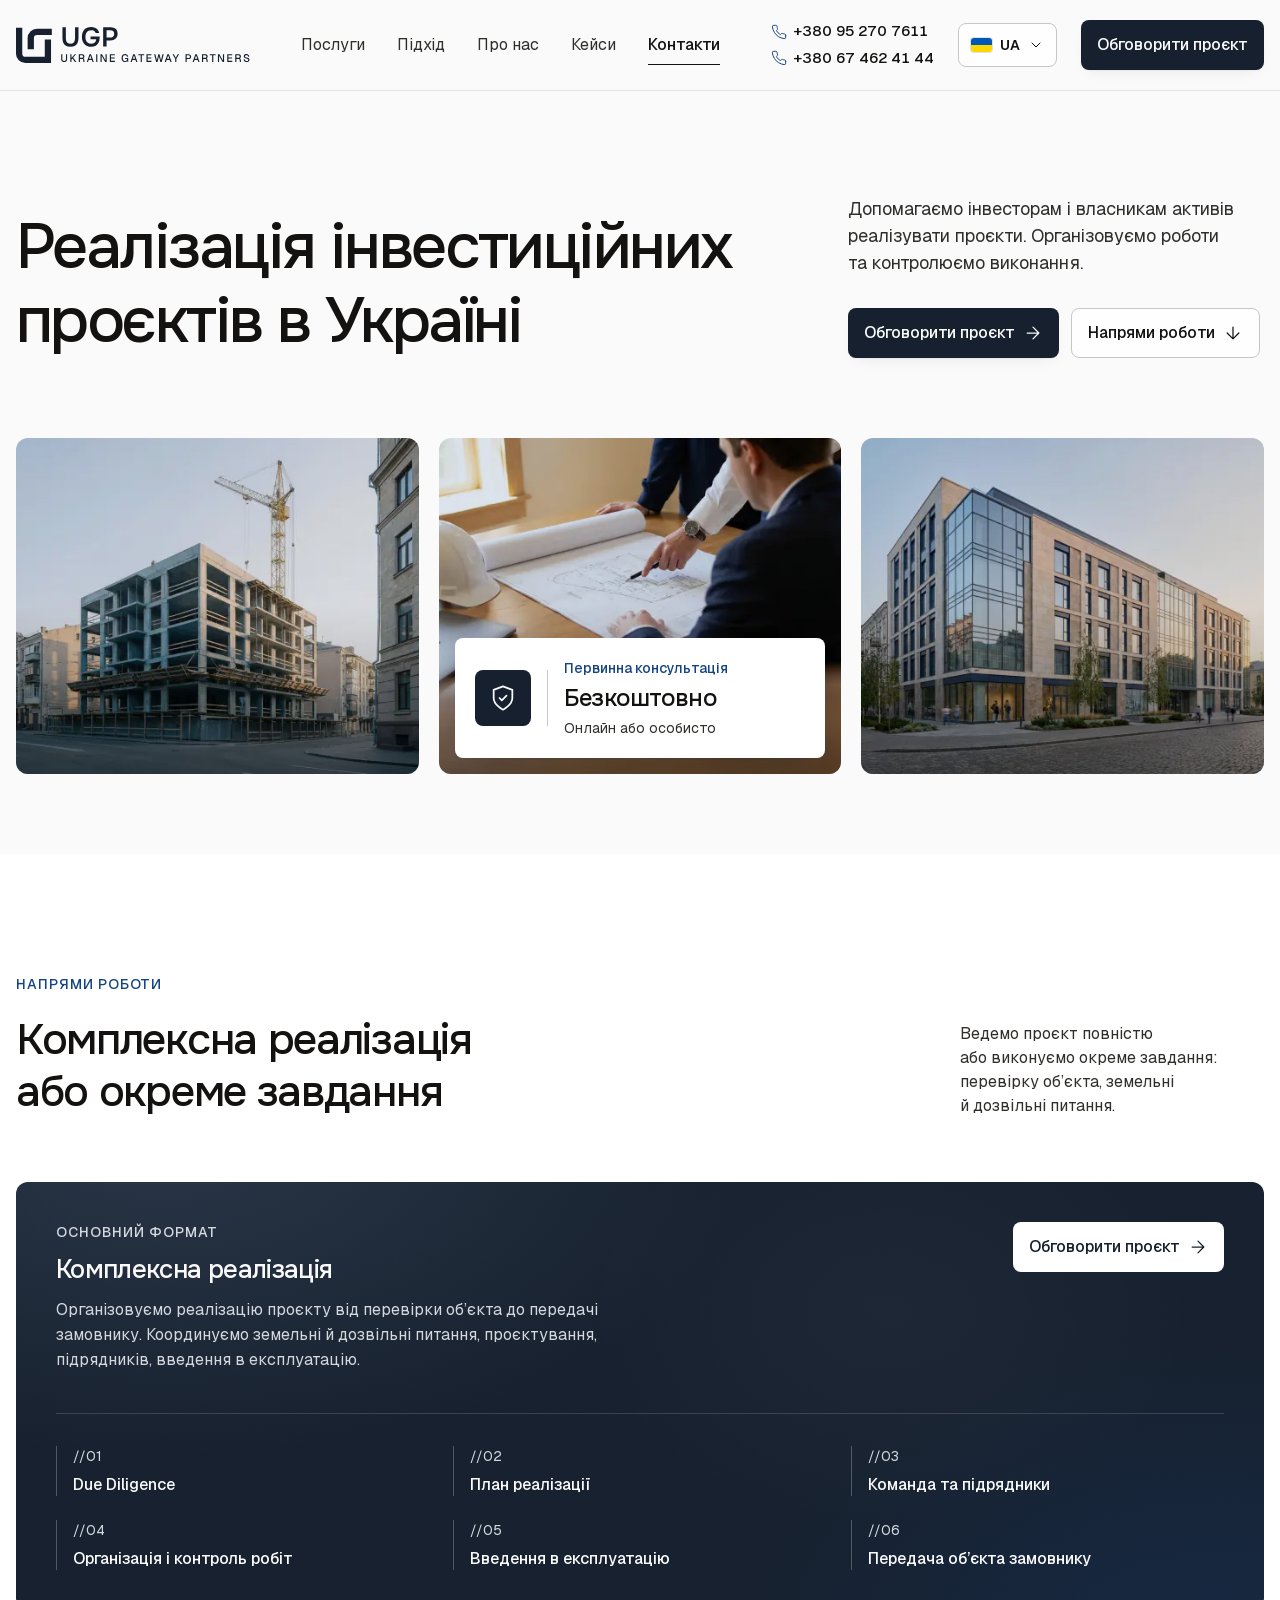
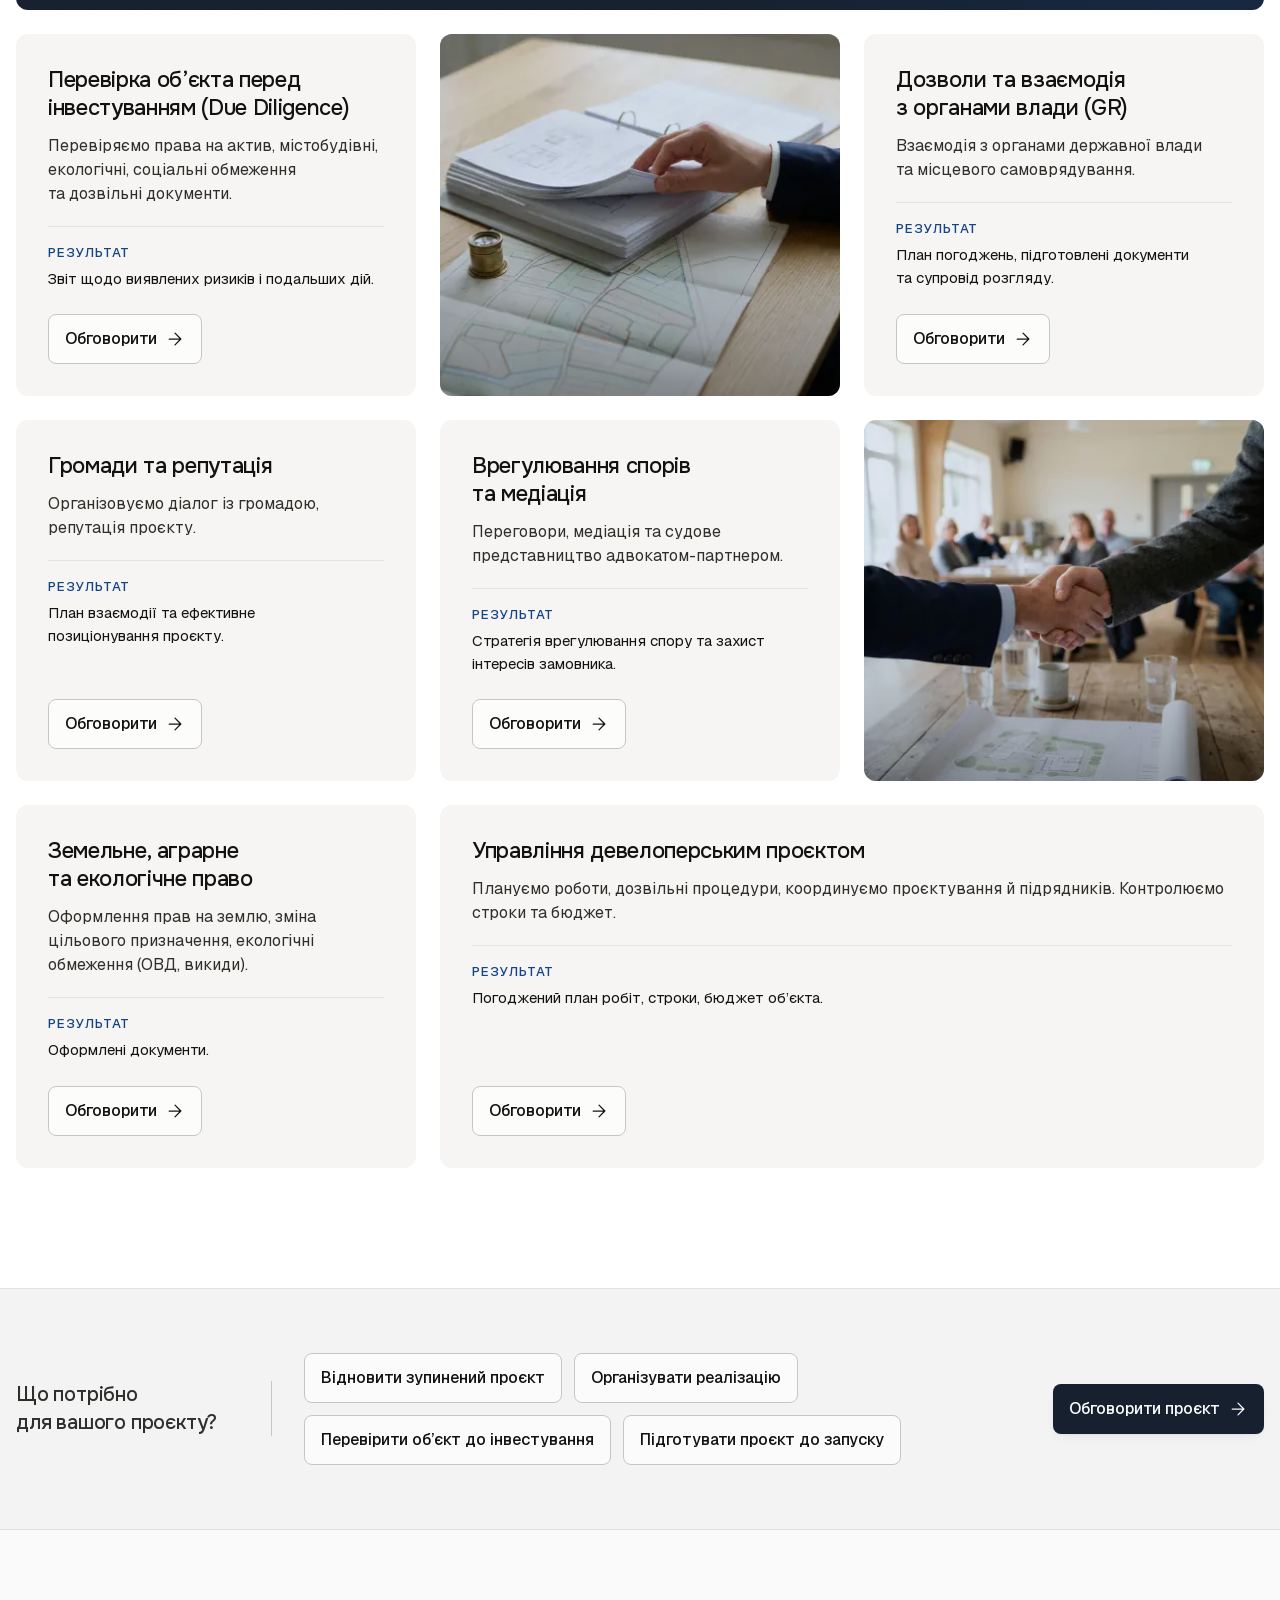
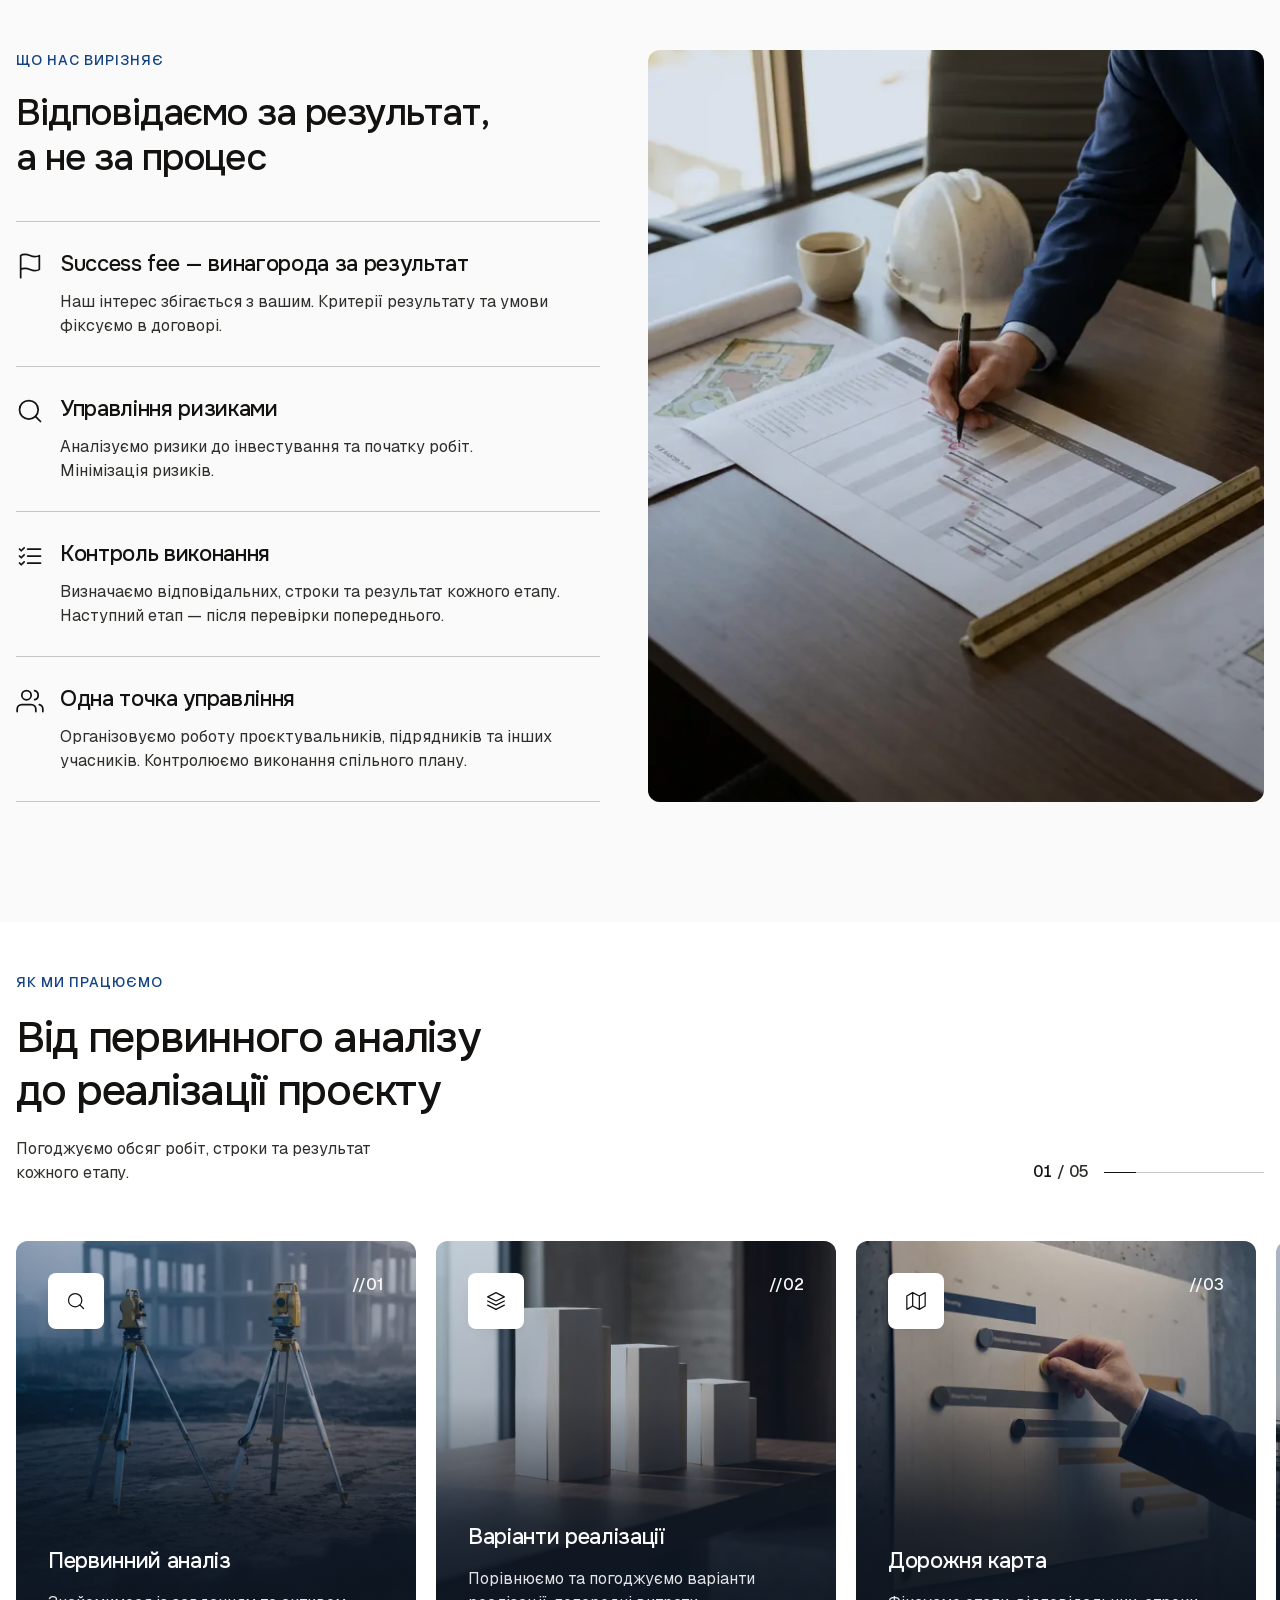
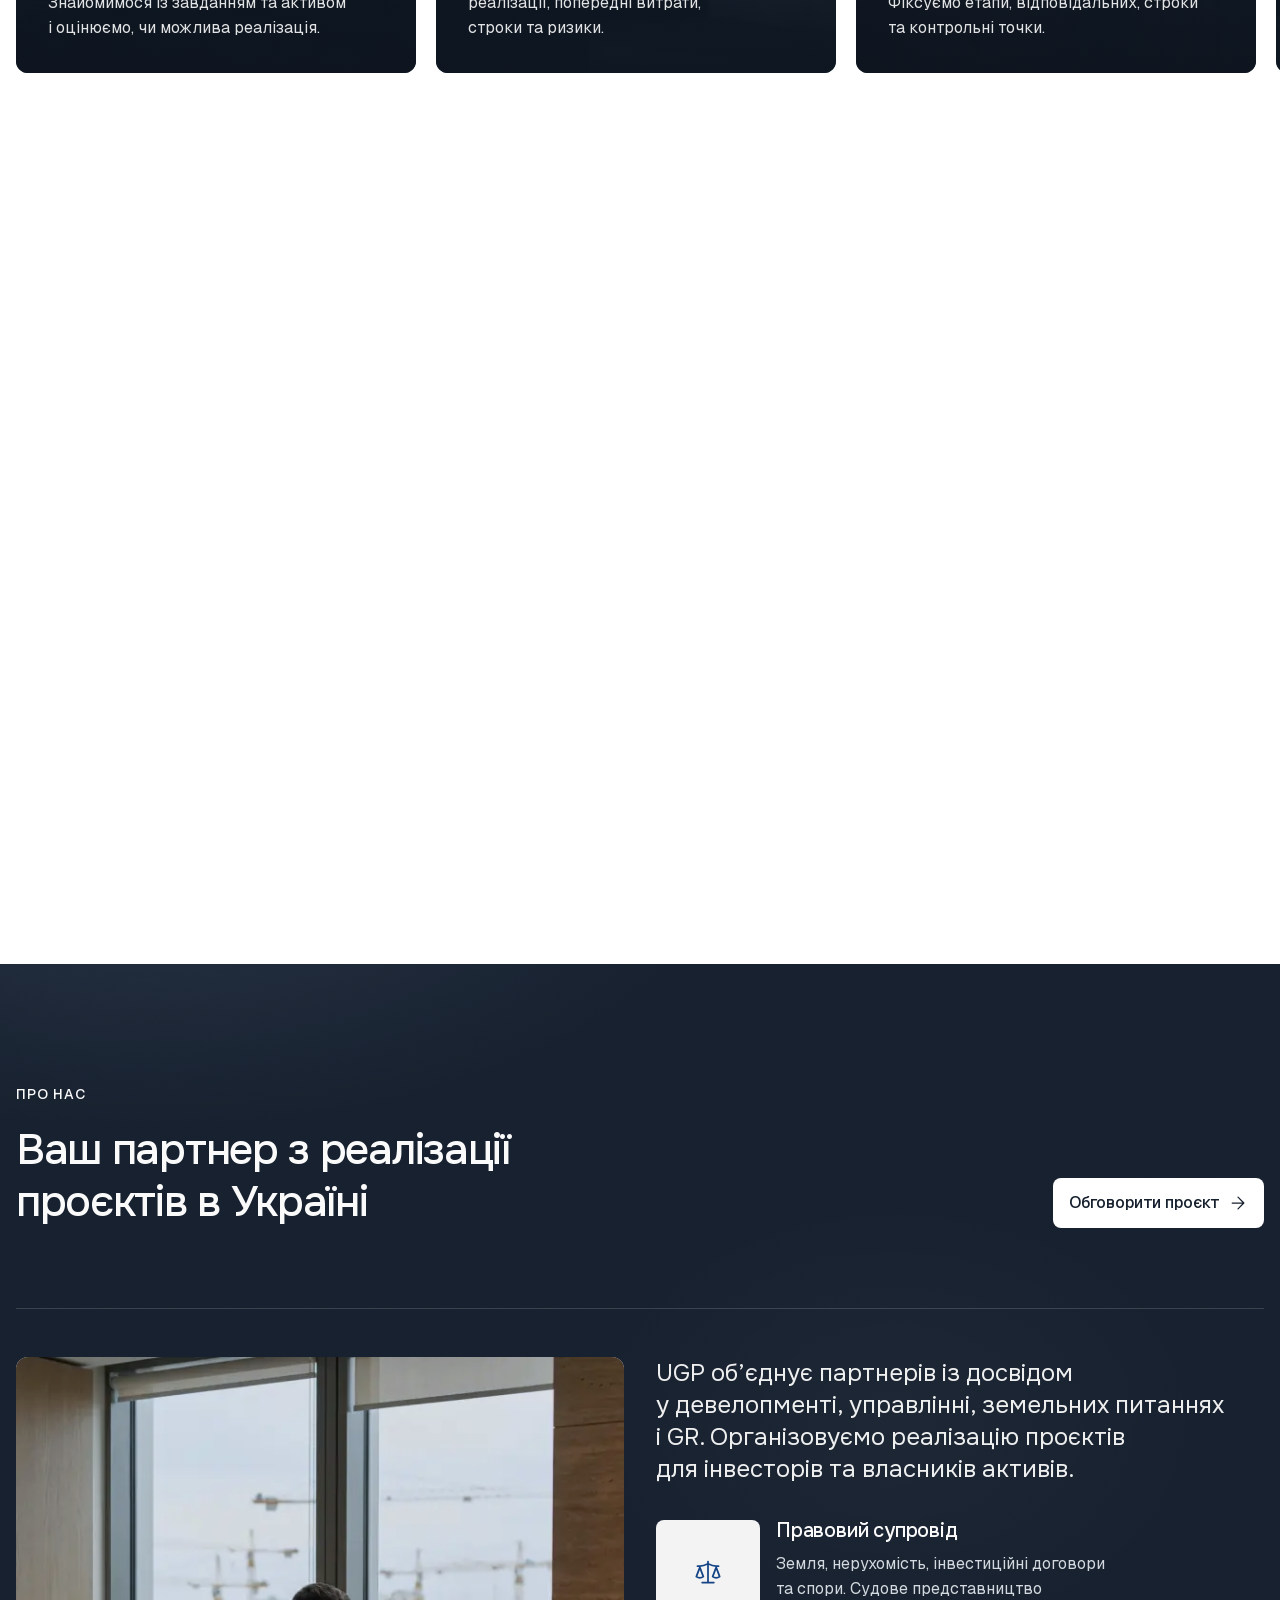
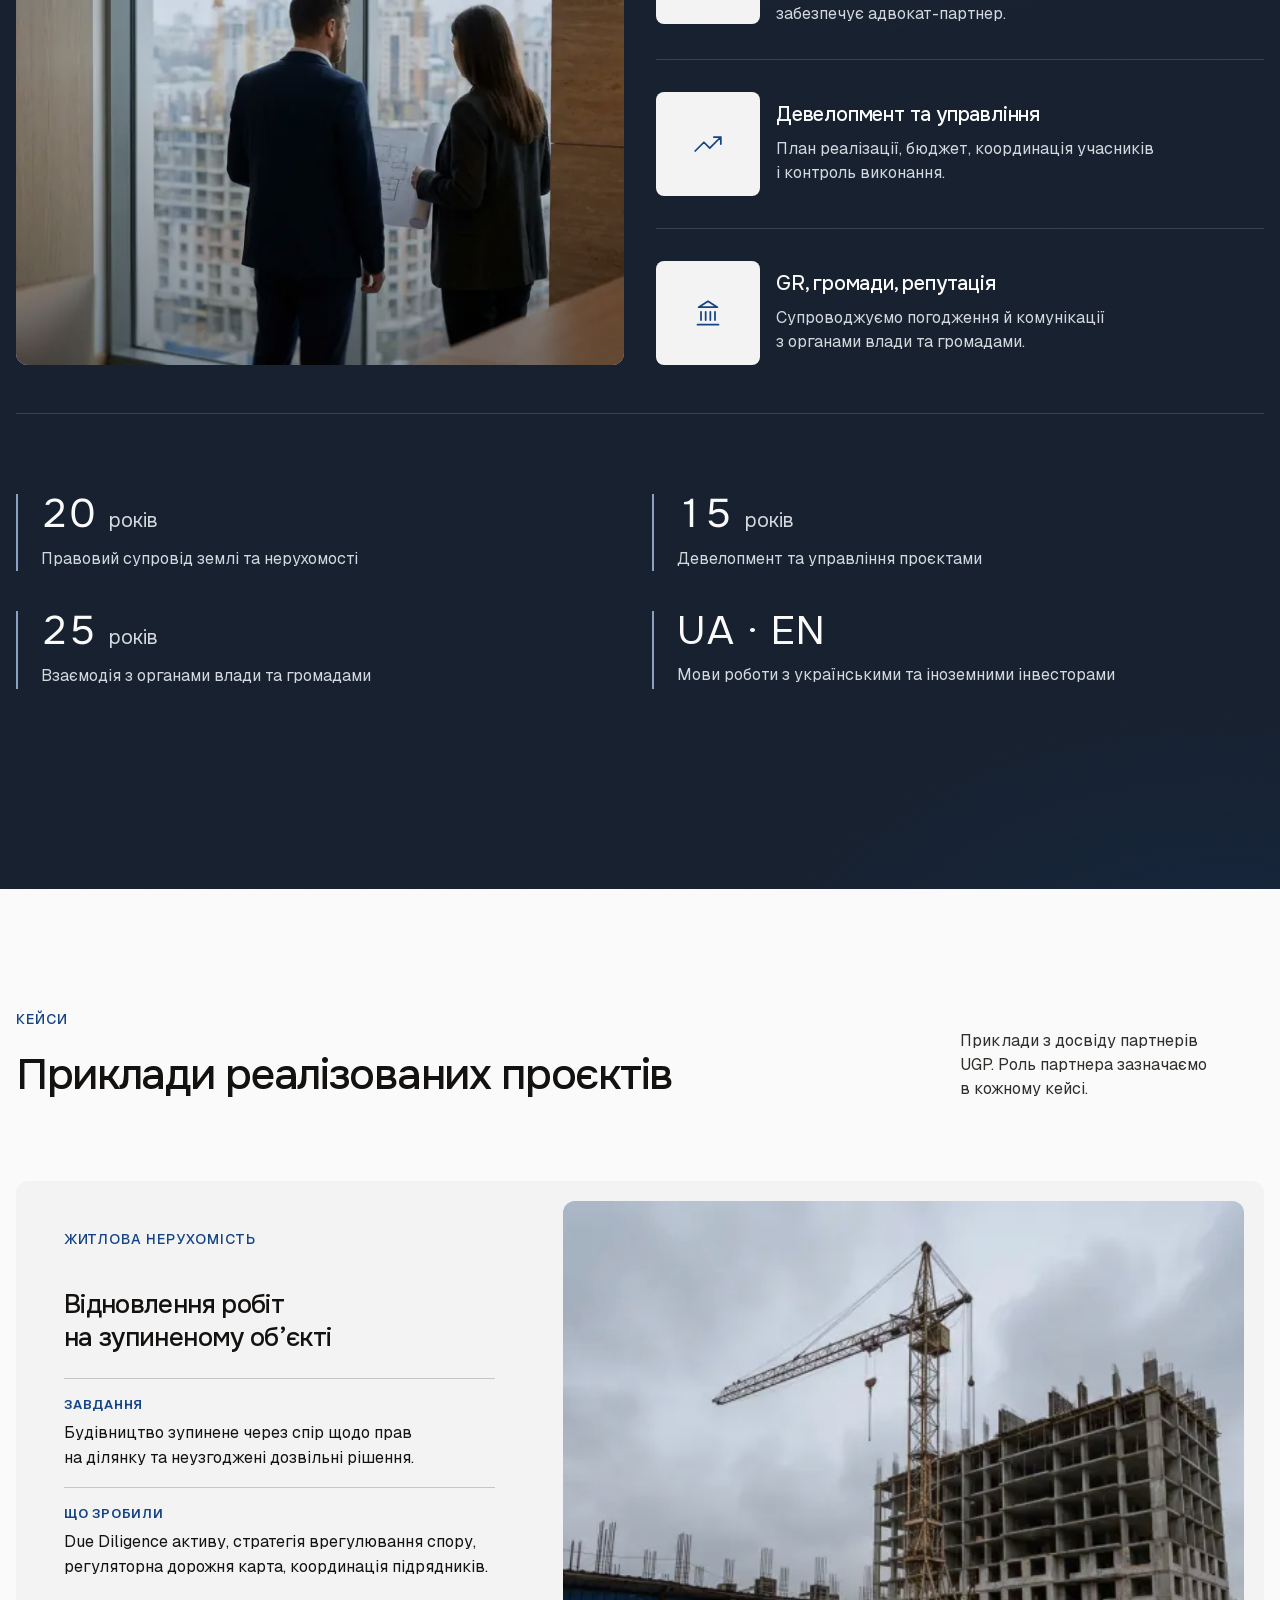
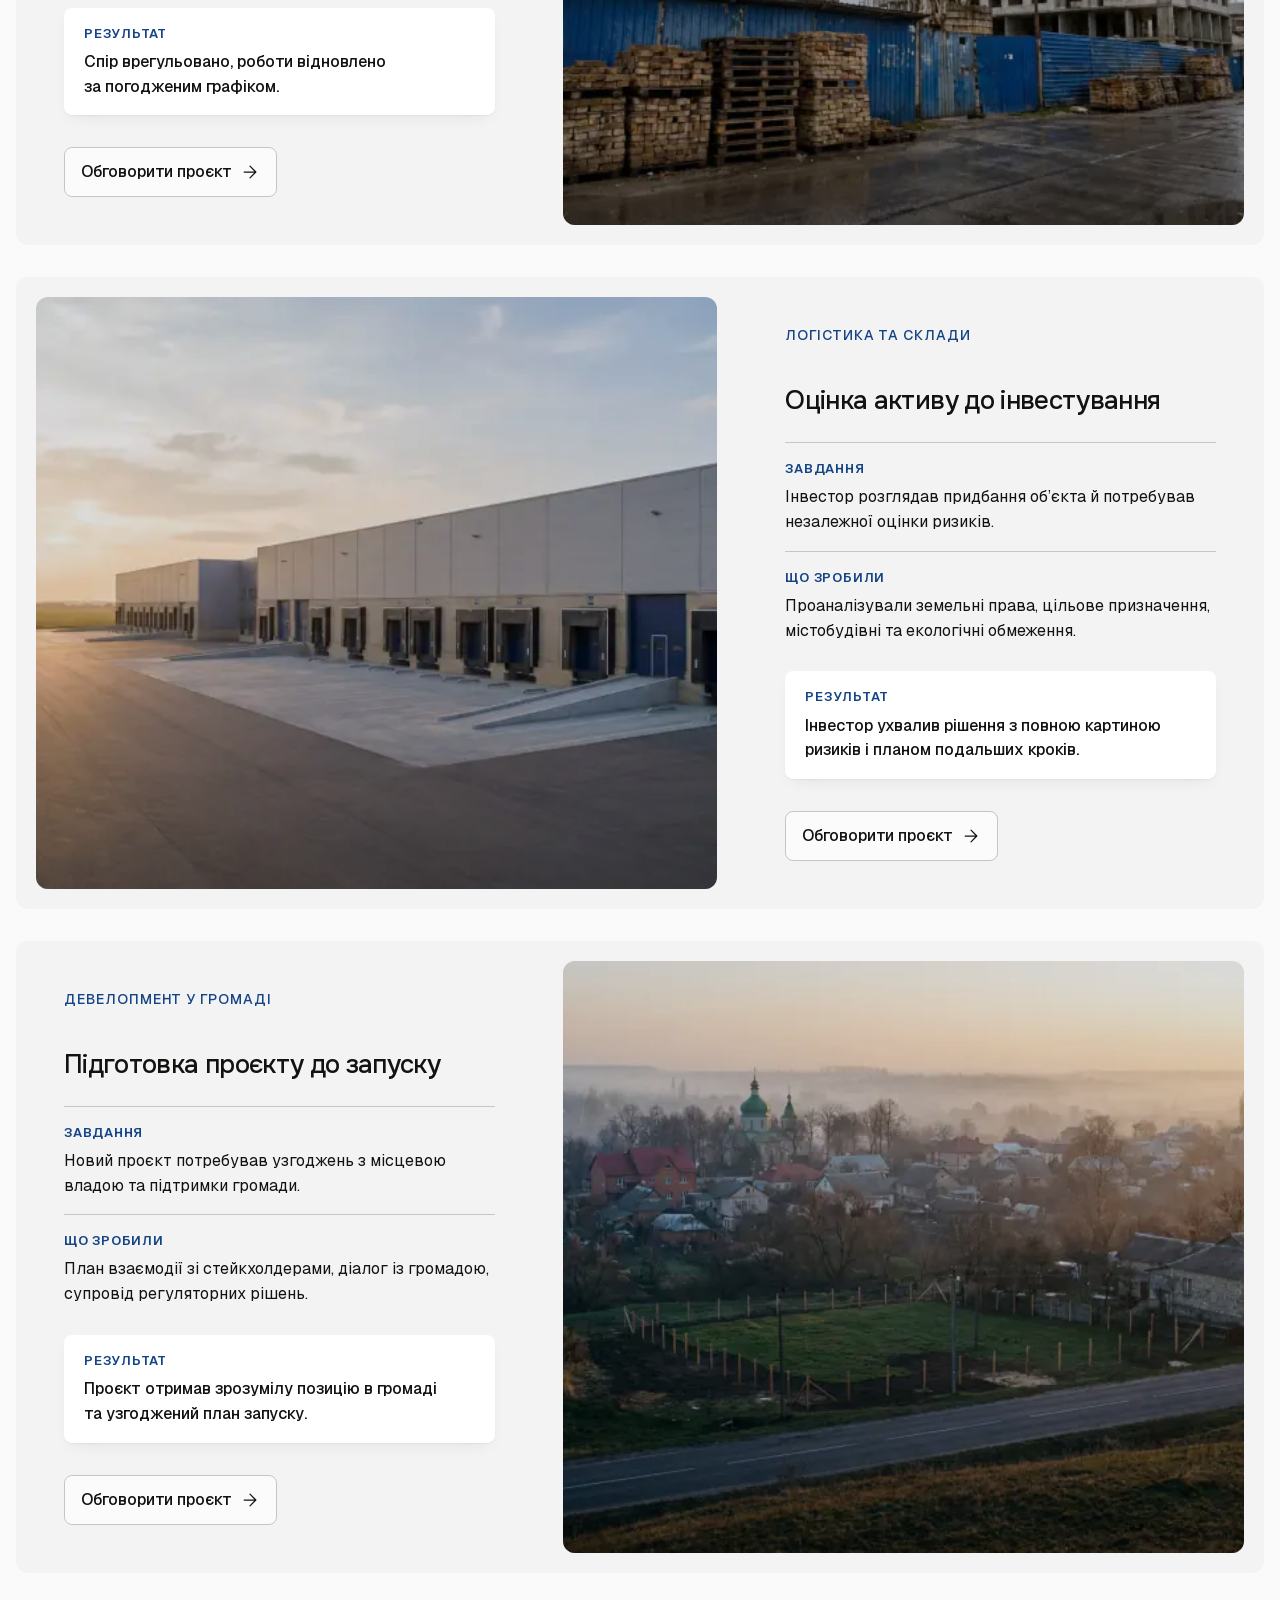
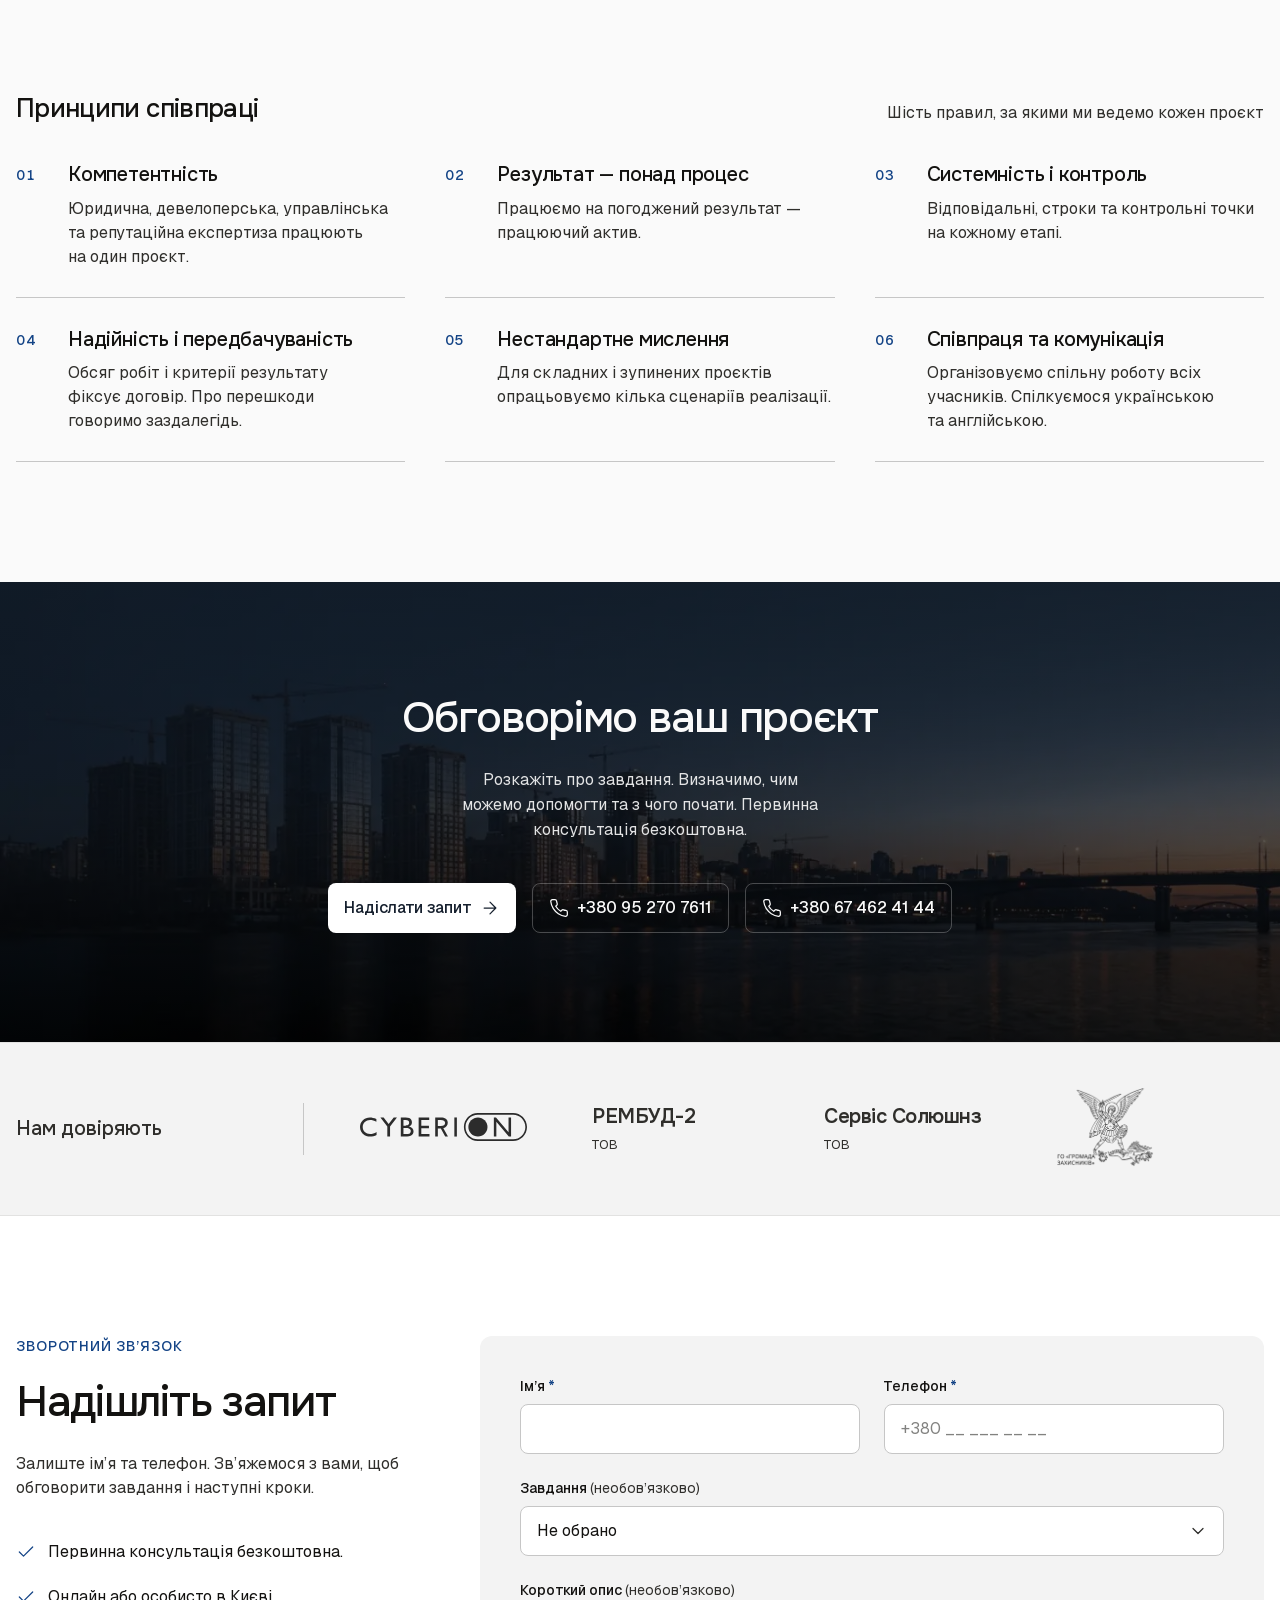
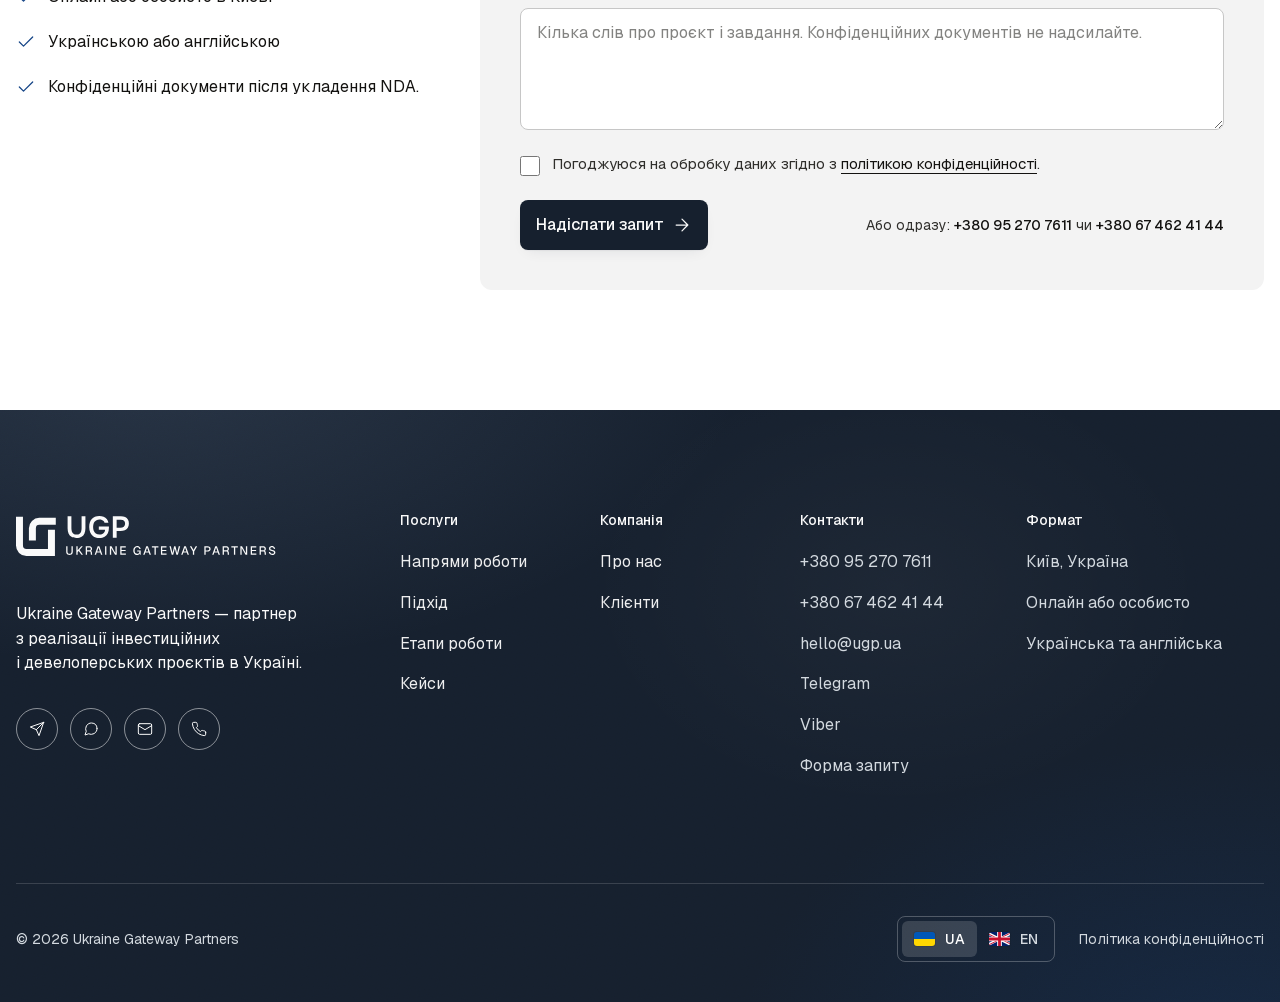
<file: index.html>
<!DOCTYPE html>
<html lang="uk">
<head>
  <meta charset="UTF-8">
  <meta name="viewport" content="width=device-width, initial-scale=1">
  <title>UGP — реалізація інвестиційних проєктів в Україні | Ukraine Gateway Partners</title>
  <meta name="description" content="Ukraine Gateway Partners — партнер з реалізації інвестиційних і девелоперських проєктів в Україні. Due Diligence, дорожня карта, організація та контроль виконання до працюючого активу.">
  <meta name="robots" content="index, follow, max-image-preview:large, max-snippet:-1">
  <link rel="canonical" href="https://ugp-jade.vercel.app/">
  <link rel="alternate" hreflang="uk" href="https://ugp-jade.vercel.app/">
  <link rel="alternate" hreflang="en" href="https://ugp-jade.vercel.app/en/">
  <link rel="alternate" hreflang="x-default" href="https://ugp-jade.vercel.app/">
  <meta name="theme-color" content="#16202e">
  <meta name="color-scheme" content="light">

  <link rel="preload" href="assets/fonts/geist-cyrillic.woff2" as="font" type="font/woff2" crossorigin>
  <link rel="preload" href="assets/fonts/onest-cyrillic.woff2" as="font" type="font/woff2" crossorigin>
  <link rel="preload" href="assets/fonts/geist-latin.woff2" as="font" type="font/woff2" crossorigin>
  <link rel="stylesheet" href="assets/css/site.css?v=636b0b00b5">

  <link rel="icon" href="/favicon.ico" sizes="32x32">
  <link rel="icon" href="/assets/icons/icon.svg" type="image/svg+xml">
  <link rel="apple-touch-icon" href="/assets/icons/apple-touch-icon.png">
  <link rel="manifest" href="/site.webmanifest">

  <meta property="og:type" content="website">
  <meta property="og:site_name" content="Ukraine Gateway Partners">
  <meta property="og:locale" content="uk_UA">
  <meta property="og:locale:alternate" content="en_GB">
  <meta property="og:url" content="https://ugp-jade.vercel.app/">
  <meta property="og:title" content="UGP — реалізація інвестиційних проєктів в Україні">
  <meta property="og:description" content="Допомагаємо інвесторам і власникам активів реалізувати проєкти. Організовуємо роботи та контролюємо виконання.">
  <meta property="og:image" content="https://ugp-jade.vercel.app/assets/img/og-uk.jpg">
  <meta property="og:image:type" content="image/jpeg">
  <meta property="og:image:width" content="1200">
  <meta property="og:image:height" content="630">
  <meta property="og:image:alt" content="UGP — реалізація інвестиційних проєктів в Україні">
  <meta name="twitter:card" content="summary_large_image">
  <meta name="twitter:title" content="UGP — реалізація інвестиційних проєктів в Україні">
  <meta name="twitter:description" content="Допомагаємо інвесторам і власникам активів реалізувати проєкти. Організовуємо роботи та контролюємо виконання.">
  <meta name="twitter:image" content="https://ugp-jade.vercel.app/assets/img/og-uk.jpg">
  <meta name="twitter:image:alt" content="UGP — реалізація інвестиційних проєктів в Україні">

  <script type="application/ld+json">
  {
    "@context": "https://schema.org",
    "@graph": [
      {
        "@type": "ProfessionalService",
        "@id": "https://ugp-jade.vercel.app/#organization",
        "name": "Ukraine Gateway Partners",
        "alternateName": "UGP",
        "url": "https://ugp-jade.vercel.app/",
        "logo": "https://ugp-jade.vercel.app/assets/icons/icon-512.png",
        "image": "https://ugp-jade.vercel.app/assets/img/og-uk.jpg",
        "description": "Ukraine Gateway Partners — партнер з реалізації інвестиційних і девелоперських проєктів в Україні. Due Diligence, дорожня карта, організація та контроль виконання до працюючого активу.",
        "email": "hello@ugp.ua",
        "telephone": "+380952707611",
        "contactPoint": [
          { "@type": "ContactPoint", "telephone": "+380952707611", "email": "hello@ugp.ua", "contactType": "customer service", "availableLanguage": ["uk", "en"] },
          { "@type": "ContactPoint", "telephone": "+380674624144", "contactType": "customer service", "availableLanguage": ["uk", "en"] }
        ],
        "address": { "@type": "PostalAddress", "addressLocality": "Kyiv", "addressCountry": "UA" },
        "areaServed": { "@type": "Country", "name": "Ukraine" },
        "knowsLanguage": ["uk", "en"],
        "knowsAbout": ["Due Diligence", "Дозволи та взаємодія з органами влади (GR)", "Громади та репутація", "Врегулювання спорів та медіація", "Земельне, аграрне та екологічне право", "Управління девелоперським проєктом"]
      },
      {
        "@type": "WebSite",
        "@id": "https://ugp-jade.vercel.app/#website",
        "url": "https://ugp-jade.vercel.app/",
        "name": "Ukraine Gateway Partners",
        "inLanguage": ["uk", "en"],
        "publisher": { "@id": "https://ugp-jade.vercel.app/#organization" }
      },
      {
        "@type": "WebPage",
        "@id": "https://ugp-jade.vercel.app/#webpage",
        "url": "https://ugp-jade.vercel.app/",
        "name": "UGP — реалізація інвестиційних проєктів в Україні | Ukraine Gateway Partners",
        "inLanguage": "uk",
        "isPartOf": { "@id": "https://ugp-jade.vercel.app/#website" },
        "about": { "@id": "https://ugp-jade.vercel.app/#organization" },
        "primaryImageOfPage": "https://ugp-jade.vercel.app/assets/img/og-uk.jpg"
      }
    ]
  }
  </script>
</head>

<body>
  <script>document.documentElement.classList.add('js');</script>

  <!-- Icon sprite -->
  <svg class="absolute h-0 w-0" aria-hidden="true" focusable="false">
    <symbol id="i-arrow-right" viewBox="0 0 24 24"><path d="M5 12h14M12 5l7 7-7 7"/></symbol>
    <symbol id="flag-ua" viewBox="0 0 3 2" preserveAspectRatio="xMidYMid slice"><rect width="3" height="1" fill="#0057B7"/><rect y="1" width="3" height="1" fill="#FFD700"/></symbol>
    <symbol id="flag-gb" viewBox="0 0 60 30" preserveAspectRatio="xMidYMid slice"><clipPath id="gb-clip"><path d="M30 15h30v15zv15H0zH0V0zV0h30z"/></clipPath><path d="M0 0v30h60V0z" fill="#012169"/><path d="M0 0l60 30m0-30L0 30" stroke="#fff" stroke-width="6"/><path d="M0 0l60 30m0-30L0 30" clip-path="url(#gb-clip)" stroke="#C8102E" stroke-width="4"/><path d="M30 0v30M0 15h60" stroke="#fff" stroke-width="10"/><path d="M30 0v30M0 15h60" stroke="#C8102E" stroke-width="6"/></symbol>
    <symbol id="i-arrow-down" viewBox="0 0 24 24"><path d="M12 5v14M5 12l7 7 7-7"/></symbol>
    <symbol id="i-arrow-left" viewBox="0 0 24 24"><path d="M19 12H5M12 19l-7-7 7-7"/></symbol>
    <symbol id="i-phone" viewBox="0 0 24 24"><path d="M22 16.92v3a2 2 0 0 1-2.18 2 19.79 19.79 0 0 1-8.63-3.07 19.5 19.5 0 0 1-6-6 19.79 19.79 0 0 1-3.07-8.67A2 2 0 0 1 4.11 2h3a2 2 0 0 1 2 1.72 12.84 12.84 0 0 0 .7 2.81 2 2 0 0 1-.45 2.11L8.09 9.91a16 16 0 0 0 6 6l1.27-1.27a2 2 0 0 1 2.11-.45 12.84 12.84 0 0 0 2.81.7A2 2 0 0 1 22 16.92z"/></symbol>
    <symbol id="i-mail" viewBox="0 0 24 24"><rect x="2" y="4" width="20" height="16" rx="2"/><path d="M22 7l-10 6L2 7"/></symbol>
    <symbol id="i-send" viewBox="0 0 24 24"><path d="M22 2L11 13M22 2l-7 20-4-9-9-4 20-7z"/></symbol>
    <symbol id="i-chat" viewBox="0 0 24 24"><path d="M21 11.5a8.38 8.38 0 0 1-.9 3.8 8.5 8.5 0 0 1-7.6 4.7 8.38 8.38 0 0 1-3.8-.9L3 21l1.9-5.7a8.38 8.38 0 0 1-.9-3.8 8.5 8.5 0 0 1 4.7-7.6 8.38 8.38 0 0 1 3.8-.9h.5a8.48 8.48 0 0 1 8 8v.5z"/></symbol>
    <symbol id="i-pin" viewBox="0 0 24 24"><path d="M21 10c0 7-9 13-9 13s-9-6-9-13a9 9 0 0 1 18 0z"/><circle cx="12" cy="10" r="3"/></symbol>
    <symbol id="i-globe" viewBox="0 0 24 24"><circle cx="12" cy="12" r="10"/><path d="M2 12h20M12 2a15.3 15.3 0 0 1 4 10 15.3 15.3 0 0 1-4 10 15.3 15.3 0 0 1-4-10 15.3 15.3 0 0 1 4-10z"/></symbol>
    <symbol id="i-shield" viewBox="0 0 24 24"><path d="M12 22s8-4 8-10V5l-8-3-8 3v7c0 6 8 10 8 10z"/><path d="M9 12l2 2 4-4"/></symbol>
    <symbol id="i-search" viewBox="0 0 24 24"><circle cx="11" cy="11" r="8"/><path d="M21 21l-4.35-4.35"/></symbol>
    <symbol id="i-layers" viewBox="0 0 24 24"><path d="M12 2L2 7l10 5 10-5-10-5zM2 17l10 5 10-5M2 12l10 5 10-5"/></symbol>
    <symbol id="i-users" viewBox="0 0 24 24"><path d="M17 21v-2a4 4 0 0 0-4-4H5a4 4 0 0 0-4 4v2"/><circle cx="9" cy="7" r="4"/><path d="M23 21v-2a4 4 0 0 0-3-3.87M16 3.13a4 4 0 0 1 0 7.75"/></symbol>
    <symbol id="i-user" viewBox="0 0 24 24"><path d="M20 21v-2a4 4 0 0 0-4-4H8a4 4 0 0 0-4 4v2"/><circle cx="12" cy="7" r="4"/></symbol>
    <symbol id="i-target" viewBox="0 0 24 24"><circle cx="12" cy="12" r="10"/><circle cx="12" cy="12" r="6"/><circle cx="12" cy="12" r="2"/></symbol>
    <symbol id="i-check" viewBox="0 0 24 24"><path d="M20 6L9 17l-5-5"/></symbol>
    <symbol id="i-checklist" viewBox="0 0 24 24"><path d="M10 6h11M10 12h11M10 18h11M3 6l1.5 1.5L7 5M3 12l1.5 1.5L7 11M3 18l1.5 1.5L7 17"/></symbol>
    <symbol id="i-map" viewBox="0 0 24 24"><path d="M1 6v16l7-4 8 4 7-4V2l-7 4-8-4-7 4zM8 2v16M16 6v16"/></symbol>
    <symbol id="i-key" viewBox="0 0 24 24"><path d="M21 2l-2 2m-7.61 7.61a5.5 5.5 0 1 1-7.778 7.778 5.5 5.5 0 0 1 7.777-7.777zm0 0L15.5 7.5m0 0l3 3L22 7l-3-3m-3.5 3.5L19 4"/></symbol>
    <symbol id="i-trend" viewBox="0 0 24 24"><path d="M23 6l-9.5 9.5-5-5L1 18M17 6h6v6"/></symbol>
    <symbol id="i-flag" viewBox="0 0 24 24"><path d="M4 15s1-1 4-1 5 2 8 2 4-1 4-1V3s-1 1-4 1-5-2-8-2-4 1-4 1zM4 22v-7"/></symbol>
    <symbol id="i-landmark" viewBox="0 0 24 24"><path d="M3 22h18M6 18v-7M10 18v-7M14 18v-7M18 18v-7M12 2l8 5H4z"/></symbol>
    <symbol id="i-scale" viewBox="0 0 24 24"><path d="M16 16l3-8 3 8c-.87.65-1.92 1-3 1s-2.13-.35-3-1zM2 16l3-8 3 8c-.87.65-1.92 1-3 1s-2.13-.35-3-1zM7 21h10M12 3v18M3 7h2c2 0 5-1 7-2 2 1 5 2 7 2h2"/></symbol>
    <symbol id="i-alert" viewBox="0 0 24 24"><circle cx="12" cy="12" r="10"/><path d="M12 8v4M12 16h.01"/></symbol>
    <symbol id="i-menu" viewBox="0 0 24 24"><path d="M3 6h18M3 12h18M3 18h18"/></symbol>
    <symbol id="i-close" viewBox="0 0 24 24"><path d="M18 6L6 18M6 6l12 12"/></symbol>
    <symbol id="i-chevron" viewBox="0 0 24 24"><path d="M6 9l6 6 6-6"/></symbol>
    <symbol id="i-external" viewBox="0 0 24 24"><path d="M7 17L17 7M8 7h9v9"/></symbol>
  </svg>

  <a href="#main" class="sr-only focus:not-sr-only focus:fixed focus:left-4 focus:top-4 focus:z-50 focus:rounded-lg focus:bg-white focus:px-4 focus:py-3 focus:shadow-float">Перейти до змісту</a>

  <!-- ============ HEADER ============ -->
  <header class="sticky top-0 z-40 border-b border-line bg-page/90 backdrop-blur-md">
    <div class="wrap flex h-[4.5rem] items-center justify-between gap-6 lg:h-[5.625rem]">
      <a href="#top" class="logo shrink-0 py-1.5 text-navy active:opacity-70" aria-label="UGP — Ukraine Gateway Partners, на початок">
        <svg class="logo-svg h-8 w-[5.77rem] sm:hidden" viewBox="13.85 18.77 199.71 69.23" fill="currentColor" aria-hidden="true" focusable="false"><path d="M20 18.7695V69.5886C20 76.3584 25.488 81.8465 32.2579 81.8465H76.5649V41.6253M42.8558 60.7783V38.9439C42.8558 32.1741 48.3438 26.6861 55.1137 26.6861H84.2261" fill="none" stroke="currentColor" stroke-width="12.3077"/><path transform="translate(0 16.66)" d="M120.898 56.2001C117.275 56.2001 114.297 55.5005 111.965 54.1013C109.633 52.6662 107.911 50.6571 106.799 48.074C105.687 45.4909 105.131 42.4414 105.131 38.9255V17.7225H111.858V39.087C111.858 41.0243 112.127 42.836 112.665 44.5222C113.239 46.1726 114.19 47.5 115.517 48.5045C116.88 49.5091 118.71 50.0114 121.006 50.0114C123.338 50.0114 125.132 49.5091 126.388 48.5045C127.679 47.4641 128.576 46.1188 129.078 44.4684C129.616 42.8181 129.886 41.0243 129.886 39.087V17.7225H136.666V38.9255C136.666 42.4055 136.11 45.4371 134.998 48.0202C133.886 50.6033 132.182 52.6124 129.886 54.0475C127.589 55.4825 124.594 56.2001 120.898 56.2001ZM161.387 56.2001C157.513 56.2001 154.23 55.3928 151.539 53.7784C148.848 52.1281 146.804 49.8499 145.404 46.9439C144.041 44.002 143.359 40.6117 143.359 36.7729C143.359 33.8669 143.736 31.23 144.489 28.8622C145.279 26.4943 146.427 24.4493 147.934 22.7273C149.476 20.9693 151.36 19.6239 153.584 18.6912C155.809 17.7225 158.374 17.2382 161.28 17.2382C164.114 17.2382 166.643 17.7046 168.868 18.6373C171.128 19.5343 172.975 20.8617 174.411 22.6196C175.881 24.3776 176.868 26.5302 177.37 29.0774H170.428C170.141 27.8576 169.585 26.8351 168.76 26.01C167.971 25.1848 166.966 24.557 165.746 24.1265C164.527 23.6959 163.127 23.4807 161.549 23.4807C159.504 23.4807 157.764 23.8394 156.329 24.557C154.894 25.2745 153.728 26.2611 152.831 27.5168C151.934 28.7366 151.27 30.1537 150.84 31.7681C150.445 33.3467 150.248 35.0329 150.248 36.8267C150.248 39.1587 150.624 41.3292 151.378 43.3383C152.167 45.3474 153.387 46.9618 155.037 48.1816C156.723 49.3656 158.912 49.9575 161.603 49.9575C163.504 49.9575 165.172 49.6346 166.607 48.9889C168.078 48.3431 169.226 47.4103 170.052 46.1905C170.913 44.9348 171.379 43.3921 171.451 41.5624H160.365V35.7504H178.231V38.2259C178.231 41.9212 177.586 45.1142 176.294 47.8049C175.002 50.4957 173.101 52.5765 170.59 54.0475C168.114 55.4825 165.047 56.2001 161.387 56.2001ZM185.149 55.7695V17.7225H199.463C202.334 17.7225 204.809 18.1709 206.89 19.0679C209.007 19.9289 210.639 21.3101 211.787 23.2116C212.971 25.1131 213.563 27.6065 213.563 30.6919C213.563 33.6337 212.917 36.0913 211.626 38.0645C210.334 40.0377 208.576 41.5266 206.352 42.5311C204.127 43.4998 201.58 43.9841 198.71 43.9841H191.875V55.7695H185.149ZM191.875 37.9568H198.602C201.078 37.9568 203.069 37.3649 204.576 36.181C206.083 34.997 206.836 33.1315 206.836 30.5842C206.836 28.3599 206.208 26.6916 204.952 25.5794C203.697 24.4314 201.759 23.8574 199.14 23.8574H191.875V37.9568Z"/></svg>
        <svg class="logo-svg hidden h-9 w-[14.59rem] sm:block" viewBox="13.85 17.24 458.82 70.76" fill="currentColor" aria-hidden="true" focusable="false"><path d="M20 18.7695V69.5886C20 76.3584 25.488 81.8465 32.2579 81.8465H76.5649V41.6253M42.8558 60.7783V38.9439C42.8558 32.1741 48.3438 26.6861 55.1137 26.6861H84.2261" fill="none" stroke="currentColor" stroke-width="12.3077"/><path d="M120.898 56.2001C117.275 56.2001 114.297 55.5005 111.965 54.1013C109.633 52.6662 107.911 50.6571 106.799 48.074C105.687 45.4909 105.131 42.4414 105.131 38.9255V17.7225H111.858V39.087C111.858 41.0243 112.127 42.836 112.665 44.5222C113.239 46.1726 114.19 47.5 115.517 48.5045C116.88 49.5091 118.71 50.0114 121.006 50.0114C123.338 50.0114 125.132 49.5091 126.388 48.5045C127.679 47.4641 128.576 46.1188 129.078 44.4684C129.616 42.8181 129.886 41.0243 129.886 39.087V17.7225H136.666V38.9255C136.666 42.4055 136.11 45.4371 134.998 48.0202C133.886 50.6033 132.182 52.6124 129.886 54.0475C127.589 55.4825 124.594 56.2001 120.898 56.2001ZM161.387 56.2001C157.513 56.2001 154.23 55.3928 151.539 53.7784C148.848 52.1281 146.804 49.8499 145.404 46.9439C144.041 44.002 143.359 40.6117 143.359 36.7729C143.359 33.8669 143.736 31.23 144.489 28.8622C145.279 26.4943 146.427 24.4493 147.934 22.7273C149.476 20.9693 151.36 19.6239 153.584 18.6912C155.809 17.7225 158.374 17.2382 161.28 17.2382C164.114 17.2382 166.643 17.7046 168.868 18.6373C171.128 19.5343 172.975 20.8617 174.411 22.6196C175.881 24.3776 176.868 26.5302 177.37 29.0774H170.428C170.141 27.8576 169.585 26.8351 168.76 26.01C167.971 25.1848 166.966 24.557 165.746 24.1265C164.527 23.6959 163.127 23.4807 161.549 23.4807C159.504 23.4807 157.764 23.8394 156.329 24.557C154.894 25.2745 153.728 26.2611 152.831 27.5168C151.934 28.7366 151.27 30.1537 150.84 31.7681C150.445 33.3467 150.248 35.0329 150.248 36.8267C150.248 39.1587 150.624 41.3292 151.378 43.3383C152.167 45.3474 153.387 46.9618 155.037 48.1816C156.723 49.3656 158.912 49.9575 161.603 49.9575C163.504 49.9575 165.172 49.6346 166.607 48.9889C168.078 48.3431 169.226 47.4103 170.052 46.1905C170.913 44.9348 171.379 43.3921 171.451 41.5624H160.365V35.7504H178.231V38.2259C178.231 41.9212 177.586 45.1142 176.294 47.8049C175.002 50.4957 173.101 52.5765 170.59 54.0475C168.114 55.4825 165.047 56.2001 161.387 56.2001ZM185.149 55.7695V17.7225H199.463C202.334 17.7225 204.809 18.1709 206.89 19.0679C209.007 19.9289 210.639 21.3101 211.787 23.2116C212.971 25.1131 213.563 27.6065 213.563 30.6919C213.563 33.6337 212.917 36.0913 211.626 38.0645C210.334 40.0377 208.576 41.5266 206.352 42.5311C204.127 43.4998 201.58 43.9841 198.71 43.9841H191.875V55.7695H185.149ZM191.875 37.9568H198.602C201.078 37.9568 203.069 37.3649 204.576 36.181C206.083 34.997 206.836 33.1315 206.836 30.5842C206.836 28.3599 206.208 26.6916 204.952 25.5794C203.697 24.4314 201.759 23.8574 199.14 23.8574H191.875V37.9568Z"/><path d="M108.485 86.184C107.301 86.184 106.265 85.9585 105.377 85.5074C104.503 85.0423 103.826 84.3869 103.347 83.5413C102.882 82.6956 102.649 81.6949 102.649 80.5392V70.8141H104.933V80.5392C104.933 81.6808 105.243 82.5617 105.863 83.1819C106.483 83.7879 107.357 84.091 108.485 84.091C109.612 84.091 110.486 83.7879 111.106 83.1819C111.726 82.5617 112.036 81.6808 112.036 80.5392V70.8141H114.32V80.5392C114.32 81.6949 114.08 82.6956 113.601 83.5413C113.136 84.3869 112.466 85.0423 111.592 85.5074C110.718 85.9585 109.683 86.184 108.485 86.184ZM120.606 85.8457V70.8352H122.889V78.0022L129.21 70.8352H131.98L126.229 77.3891L132.36 85.8457H129.675L124.707 78.9959L122.889 81.0254V85.8457H120.606ZM137.233 85.8457V70.8352H143.216C144.287 70.8352 145.211 71.0185 145.986 71.3849C146.761 71.7514 147.36 72.2728 147.783 72.9494C148.206 73.6259 148.417 74.4293 148.417 75.3595C148.417 76.036 148.262 76.6421 147.952 77.1777C147.656 77.7133 147.254 78.1431 146.747 78.4673C146.254 78.7774 145.725 78.9536 145.161 78.9959L145.056 78.8056C146 78.8056 146.733 79.024 147.254 79.461C147.776 79.8838 148.079 80.5533 148.163 81.4694L148.565 85.8457H146.261L145.901 81.7654C145.859 81.1593 145.655 80.7154 145.288 80.4335C144.922 80.1375 144.323 79.9895 143.491 79.9895H139.516V85.8457H137.233ZM139.516 77.8965H143.259C144.118 77.8965 144.795 77.6851 145.288 77.2622C145.796 76.8253 146.049 76.2122 146.049 75.4229C146.049 74.6196 145.796 74.0065 145.288 73.5836C144.781 73.1467 144.041 72.9282 143.068 72.9282H139.516V77.8965ZM152.961 85.8457L158.373 70.8352H161.269L166.682 85.8457H164.25L162.876 81.9345H156.745L155.392 85.8457H152.961ZM157.464 79.8627H162.179L159.811 73.0128L157.464 79.8627ZM171.438 85.8457V70.8352H173.721V85.8457H171.438ZM179.951 85.8457V70.8352H182.848L189.782 83.0762V70.8352H192.066V85.8457H189.063L182.235 73.8796V85.8457H179.951ZM198.293 85.8457V70.8352H208.06V72.9282H200.576V77.3045H207.806V79.3341H200.576V83.7527H208.229V85.8457H198.293ZM228.135 86.184C226.711 86.184 225.492 85.8528 224.477 85.1903C223.462 84.5138 222.687 83.5906 222.152 82.4208C221.616 81.2369 221.348 79.8838 221.348 78.3616C221.348 76.8535 221.616 75.5075 222.152 74.3236C222.701 73.1397 223.491 72.2094 224.519 71.5329C225.548 70.8423 226.782 70.497 228.219 70.497C229.445 70.497 230.481 70.7154 231.327 71.1523C232.187 71.5893 232.863 72.1883 233.357 72.9494C233.864 73.7105 234.216 74.5773 234.414 75.5498L232.025 75.6766C231.856 74.7605 231.475 74.0205 230.883 73.4568C230.291 72.8789 229.403 72.59 228.219 72.59C227.176 72.59 226.324 72.8507 225.661 73.3722C224.999 73.8937 224.505 74.5914 224.181 75.4652C223.871 76.3391 223.716 77.3045 223.716 78.3616C223.716 79.461 223.871 80.4405 224.181 81.3003C224.505 82.16 224.999 82.8436 225.661 83.351C226.338 83.8443 227.197 84.091 228.24 84.091C229.058 84.091 229.763 83.9148 230.354 83.5624C230.946 83.2101 231.405 82.7309 231.729 82.1248C232.067 81.5187 232.25 80.8493 232.278 80.1164H228.261V78.1925H234.456V85.8457H232.891L232.743 82.4631L233.039 82.7168C232.884 83.3933 232.567 83.9923 232.088 84.5138C231.609 85.0353 231.024 85.444 230.333 85.74C229.657 86.036 228.924 86.184 228.135 86.184ZM238.872 85.8457L244.284 70.8352H247.181L252.593 85.8457H250.162L248.788 81.9345H242.657L241.303 85.8457H238.872ZM243.375 79.8627H248.09L245.722 73.0128L243.375 79.8627ZM258.886 85.8457V72.9282H254.278V70.8352H265.779V72.9282H261.17V85.8457H258.886ZM270.26 85.8457V70.8352H280.028V72.9282H272.544V77.3045H279.774V79.3341H272.544V83.7527H280.197V85.8457H270.26ZM289.332 85.8457L285.357 70.8352H287.788L290.706 82.6956L293.623 70.8352H295.949L298.866 82.6956L301.763 70.8352H304.236L300.241 85.8457H297.577L294.786 74.8944L291.995 85.8457H289.332ZM306.084 85.8457L311.496 70.8352H314.393L319.805 85.8457H317.374L315.999 81.9345H309.868L308.515 85.8457H306.084ZM310.587 79.8627H315.302L312.934 73.0128L310.587 79.8627ZM326.765 85.8457V79.8204L321.501 70.8352H324.123L327.907 77.5371L331.713 70.8352H334.334L329.049 79.8204V85.8457H326.765ZM347.059 85.8457V70.8352H352.662C354.381 70.8352 355.72 71.251 356.679 72.0826C357.637 72.9 358.116 74.0417 358.116 75.5075C358.116 76.48 357.898 77.3257 357.461 78.0445C357.024 78.7492 356.397 79.2918 355.579 79.6724C354.776 80.0388 353.804 80.2221 352.662 80.2221H349.343V85.8457H347.059ZM349.343 78.1502H352.599C353.627 78.1502 354.41 77.9317 354.945 77.4948C355.481 77.0438 355.749 76.3814 355.749 75.5075C355.749 74.6477 355.481 74.0065 354.945 73.5836C354.41 73.1467 353.627 72.9282 352.599 72.9282H349.343V78.1502ZM360.929 85.8457L366.341 70.8352H369.238L374.65 85.8457H372.219L370.844 81.9345H364.713L363.36 85.8457H360.929ZM365.432 79.8627H370.147L367.779 73.0128L365.432 79.8627ZM379.406 85.8457V70.8352H385.389C386.46 70.8352 387.383 71.0185 388.159 71.3849C388.934 71.7514 389.533 72.2728 389.956 72.9494C390.378 73.6259 390.59 74.4293 390.59 75.3595C390.59 76.036 390.435 76.6421 390.125 77.1777C389.829 77.7133 389.427 78.1431 388.92 78.4673C388.426 78.7774 387.898 78.9536 387.334 78.9959L387.228 78.8056C388.173 78.8056 388.906 79.024 389.427 79.461C389.949 79.8838 390.252 80.5533 390.336 81.4694L390.738 85.8457H388.433L388.074 81.7654C388.032 81.1593 387.827 80.7154 387.461 80.4335C387.094 80.1375 386.495 79.9895 385.664 79.9895H381.689V85.8457H379.406ZM381.689 77.8965H385.431C386.291 77.8965 386.968 77.6851 387.461 77.2622C387.968 76.8253 388.222 76.2122 388.222 75.4229C388.222 74.6196 387.968 74.0065 387.461 73.5836C386.953 73.1467 386.214 72.9282 385.241 72.9282H381.689V77.8965ZM399.388 85.8457V72.9282H394.779V70.8352H406.28V72.9282H401.671V85.8457H399.388ZM410.761 85.8457V70.8352H413.658L420.592 83.0762V70.8352H422.876V85.8457H419.873L413.045 73.8796V85.8457H410.761ZM429.103 85.8457V70.8352H438.87V72.9282H431.386V77.3045H438.616V79.3341H431.386V83.7527H439.039V85.8457H429.103ZM444.78 85.8457V70.8352H450.763C451.835 70.8352 452.758 71.0185 453.533 71.3849C454.308 71.7514 454.907 72.2728 455.33 72.9494C455.753 73.6259 455.964 74.4293 455.964 75.3595C455.964 76.036 455.809 76.6421 455.499 77.1777C455.203 77.7133 454.801 78.1431 454.294 78.4673C453.801 78.7774 453.272 78.9536 452.708 78.9959L452.603 78.8056C453.547 78.8056 454.28 79.024 454.801 79.461C455.323 79.8838 455.626 80.5533 455.71 81.4694L456.112 85.8457H453.808L453.448 81.7654C453.406 81.1593 453.202 80.7154 452.835 80.4335C452.469 80.1375 451.87 79.9895 451.038 79.9895H447.064V85.8457H444.78ZM447.064 77.8965H450.806C451.665 77.8965 452.342 77.6851 452.835 77.2622C453.343 76.8253 453.596 76.2122 453.596 75.4229C453.596 74.6196 453.343 74.0065 452.835 73.5836C452.328 73.1467 451.588 72.9282 450.615 72.9282H447.064V77.8965ZM467.212 86.184C466.014 86.184 464.971 85.9655 464.083 85.5286C463.21 85.0917 462.519 84.4856 462.011 83.7104C461.504 82.9352 461.208 82.0332 461.124 81.0043L463.47 80.8563C463.569 81.561 463.773 82.16 464.083 82.6533C464.393 83.1325 464.809 83.499 465.331 83.7527C465.866 83.9923 466.508 84.1121 467.255 84.1121C467.903 84.1121 468.453 84.0346 468.904 83.8795C469.369 83.7104 469.721 83.4638 469.961 83.1396C470.2 82.8154 470.32 82.4208 470.32 81.9557C470.32 81.5328 470.214 81.1593 470.003 80.8352C469.806 80.4969 469.418 80.1939 468.84 79.9261C468.276 79.6442 467.445 79.3694 466.345 79.1016C465.147 78.8056 464.189 78.4814 463.47 78.129C462.751 77.7767 462.23 77.3398 461.906 76.8183C461.596 76.2827 461.441 75.6273 461.441 74.8521C461.441 73.9924 461.645 73.2383 462.054 72.59C462.477 71.9275 463.076 71.4131 463.851 71.0466C464.626 70.6802 465.556 70.497 466.641 70.497C467.783 70.497 468.756 70.7084 469.559 71.1312C470.376 71.554 471.018 72.1319 471.483 72.8648C471.962 73.5977 472.258 74.4363 472.371 75.3807L470.024 75.5075C469.954 74.9296 469.777 74.4222 469.496 73.9853C469.214 73.5343 468.833 73.189 468.354 72.9494C467.875 72.6957 467.29 72.5688 466.599 72.5688C465.725 72.5688 465.035 72.7732 464.527 73.1819C464.034 73.5766 463.787 74.1051 463.787 74.7675C463.787 75.1904 463.886 75.5498 464.083 75.8458C464.295 76.1277 464.661 76.3743 465.183 76.5857C465.718 76.7971 466.472 77.0226 467.445 77.2622C468.742 77.5582 469.77 77.9247 470.532 78.3616C471.307 78.7844 471.856 79.2848 472.181 79.8627C472.505 80.4405 472.667 81.0959 472.667 81.8288C472.667 82.7168 472.434 83.4919 471.969 84.1544C471.518 84.8027 470.884 85.3031 470.066 85.6554C469.249 86.0078 468.298 86.184 467.212 86.184Z"/></svg>
      </a>

      <nav id="main-nav" class="hidden items-center gap-6 lg:flex xl:gap-8" aria-label="Основна навігація">
        <a class="nav-link" href="#services">Послуги</a>
        <a class="nav-link" href="#approach">Підхід</a>
        <a class="nav-link" href="#about">Про нас</a>
        <a class="nav-link" href="#cases">Кейси</a>
        <a class="nav-link" href="#contacts">Контакти</a>
      </nav>

      <div class="flex items-center gap-3 lg:gap-6">
        <div class="flex flex-col items-start max-[359px]:hidden" aria-label="Телефони">
          <a class="header-phone" href="tel:+380952707611"><svg class="icon h-4 w-4 text-brand"><use href="#i-phone"/></svg>+380 95 270 7611</a>
          <a class="header-phone" href="tel:+380674624144"><svg class="icon h-4 w-4 text-brand"><use href="#i-phone"/></svg>+380 67 462 41 44</a>
        </div>
        <a href="tel:+380952707611" class="arrow-btn min-[360px]:hidden" aria-label="Зателефонувати: +380 95 270 7611"><svg class="icon"><use href="#i-phone"/></svg></a>
        <div class="lang hidden lg:block" data-lang-switch>
          <button type="button" class="lang-btn" aria-haspopup="true" aria-expanded="false" aria-controls="lang-menu" aria-label="UA — мова сайту: українська. Змінити мову">
            <span class="flag" aria-hidden="true"><svg viewBox="0 0 3 2"><use href="#flag-ua"/></svg></span><span class="lang-code">UA</span><svg class="icon lang-chev h-4 w-4"><use href="#i-chevron"/></svg>
          </button>
          <ul id="lang-menu" class="lang-menu">
            <li><a class="lang-item" href="./" hreflang="uk" lang="uk" data-lang="uk" aria-label="Українська" aria-current="true"><span class="flag" aria-hidden="true"><svg viewBox="0 0 3 2"><use href="#flag-ua"/></svg></span><span>UA</span><svg class="icon lang-tick h-4 w-4"><use href="#i-check"/></svg></a></li>
            <li><a class="lang-item" href="en/" hreflang="en" lang="en" data-lang="en" aria-label="English"><span class="flag" aria-hidden="true"><svg viewBox="0 0 3 2"><use href="#flag-gb"/></svg></span><span>EN</span><svg class="icon lang-tick h-4 w-4"><use href="#i-check"/></svg></a></li>
          </ul>
        </div>
        <a href="#contact" class="btn btn-primary hidden xl:inline-flex">Обговорити проєкт</a>
        <button type="button" id="menu-toggle" class="arrow-btn lg:hidden" aria-expanded="false" aria-controls="mobile-menu" aria-label="Відкрити меню">
          <svg class="icon" data-open><use href="#i-menu"/></svg>
          <svg class="icon hidden" data-close><use href="#i-close"/></svg>
        </button>
      </div>
    </div>

    <!-- Full-screen menu: sits under the header bar and covers the page -->
    <div id="mobile-menu" class="mobile-menu lg:hidden">
      <nav class="wrap flex min-h-full flex-col pb-8 pt-2" aria-label="Мобільна навігація">
        <div class="lang-seg mb-2 mt-3" role="group" aria-label="Мова сайту">
          <a class="lang-seg-item" href="./" hreflang="uk" lang="uk" data-lang="uk" aria-label="Українська" aria-current="true"><span class="flag" aria-hidden="true"><svg viewBox="0 0 3 2"><use href="#flag-ua"/></svg></span>UA</a>
          <a class="lang-seg-item" href="en/" hreflang="en" lang="en" data-lang="en" aria-label="English"><span class="flag" aria-hidden="true"><svg viewBox="0 0 3 2"><use href="#flag-gb"/></svg></span>EN</a>
        </div>
        <a class="menu-link" href="#services">Послуги</a>
        <a class="menu-link" href="#approach">Підхід</a>
        <a class="menu-link" href="#about">Про нас</a>
        <a class="menu-link" href="#cases">Кейси</a>
        <a class="menu-link" href="#contacts">Контакти</a>
        <div class="mt-auto pt-10">
          <a href="#contact" class="btn btn-primary w-full">Обговорити проєкт <svg class="icon"><use href="#i-arrow-right"/></svg></a>
          <div class="mt-4 flex flex-wrap gap-x-8 gap-y-1 font-medium">
            <a class="flex items-center gap-2 py-2 hover:text-brand active:opacity-70" href="tel:+380952707611"><svg class="icon text-muted"><use href="#i-phone"/></svg>+380 95 270 7611</a>
            <a class="flex items-center gap-2 py-2 hover:text-brand active:opacity-70" href="tel:+380674624144"><svg class="icon text-muted"><use href="#i-phone"/></svg>+380 67 462 41 44</a>
            <a class="flex items-center gap-2 py-2 hover:text-brand active:opacity-70" href="mailto:hello@ugp.ua"><svg class="icon text-muted"><use href="#i-mail"/></svg>hello@ugp.ua</a>
          </div>
        </div>
      </nav>
    </div>
  </header>

  <main id="main">

    <!-- ============ HERO ============ -->
    <section id="top" class="pb-16 pt-16 lg:pb-20 lg:pt-[6.5rem]">
      <div class="wrap">
        <div class="flex flex-col gap-10 xl:flex-row xl:items-end xl:justify-between">
          <h1 class="h1 reveal-now max-w-[12.5em]">Реалізація інвестиційних проєктів в&nbsp;Україні</h1>

          <div class="reveal-now d1 shrink-0 sm:max-w-[26rem]">
            <p class="text-lg leading-normal text-muted">Допомагаємо інвесторам і власникам активів реалізувати проєкти. Організовуємо роботи та контролюємо виконання.</p>
            <div class="mt-8 flex flex-col gap-3 sm:flex-row">
              <a href="#contact" class="btn btn-primary">Обговорити проєкт <svg class="icon"><use href="#i-arrow-right"/></svg></a>
              <a href="#services" class="btn btn-outline">Напрями роботи <svg class="icon-down h-5 w-5 shrink-0 fill-none stroke-current" stroke-width="1.5" stroke-linecap="round" stroke-linejoin="round"><use href="#i-arrow-down"/></svg></a>
            </div>
          </div>
        </div>
      </div>

      <div class="wrap mt-14 grid grid-cols-2 gap-4 sm:gap-5 lg:mt-20 lg:grid-cols-3">
        <figure class="media reveal-now aspect-[6/5]">
          <img src="assets/img/hero-1-800.webp" srcset="assets/img/hero-1-360.webp 360w, assets/img/hero-1-480.webp 480w, assets/img/hero-1-640.webp 640w, assets/img/hero-1-800.webp 800w, assets/img/hero-1-960.webp 960w, assets/img/hero-1-1152.webp 1152w" sizes="(min-width: 1440px) 427px, (min-width: 1024px) 31vw, calc(50vw - 1.5rem)" width="1152" height="928" alt="Житловий будинок на етапі будівництва з баштовим краном">
        </figure>
        <figure class="media reveal-now d1 order-first col-span-2 aspect-[6/5] sm:aspect-[2/1] lg:order-none lg:col-span-1 lg:aspect-[6/5]">
          <img src="assets/img/hero-2-800.webp" srcset="assets/img/hero-2-360.webp 360w, assets/img/hero-2-480.webp 480w, assets/img/hero-2-640.webp 640w, assets/img/hero-2-800.webp 800w, assets/img/hero-2-960.webp 960w, assets/img/hero-2-1152.webp 1152w" sizes="(min-width: 1440px) 427px, (min-width: 1024px) 31vw, calc(100vw - 2rem)" width="1152" height="928" alt="Партнери розглядають генеральний план проєкту за робочим столом" fetchpriority="high">
          <figcaption class="absolute inset-x-4 bottom-4 z-20 flex items-center gap-4 rounded-lg bg-white p-5 shadow-float sm:max-lg:right-auto sm:max-lg:w-[23rem]">
            <span class="grid h-14 w-14 shrink-0 place-items-center rounded-lg bg-navy text-page max-[359px]:hidden lg:max-xl:hidden"><svg class="icon icon-lg"><use href="#i-shield"/></svg></span>
            <span class="hidden h-14 w-px shrink-0 bg-line-strong xl:block" aria-hidden="true"></span>
            <span class="min-w-0">
              <span class="block text-sm font-medium text-brand">Первинна консультація</span>
              <span class="mt-1 block whitespace-nowrap font-display text-xl font-medium leading-tight tracking-tight xl:text-2xl">Безкоштовно</span>
              <span class="mt-1 block text-sm text-muted">Онлайн або особисто</span>
            </span>
          </figcaption>
        </figure>
        <figure class="media reveal-now d2 aspect-[6/5]">
          <img src="assets/img/hero-3-800.webp" srcset="assets/img/hero-3-360.webp 360w, assets/img/hero-3-480.webp 480w, assets/img/hero-3-640.webp 640w, assets/img/hero-3-800.webp 800w, assets/img/hero-3-960.webp 960w, assets/img/hero-3-1152.webp 1152w" sizes="(min-width: 1440px) 427px, (min-width: 1024px) 31vw, calc(50vw - 1.5rem)" width="1152" height="928" alt="Завершена сучасна будівля змішаного призначення">
        </figure>
      </div>
    </section>

    <!-- ============ SERVICES ============ -->
    <section id="services" class="section svc bg-white">
      <div class="wrap">
        <div class="flex flex-col gap-6 lg:flex-row lg:items-end lg:justify-between">
          <div class="reveal">
            <p class="eyebrow">Напрями роботи</p>
            <h2 class="h2 mt-5 max-w-[14em]">Комплексна реалізація або окреме завдання</h2>
          </div>
          <p class="body reveal d1 max-w-[19rem]">Ведемо проєкт повністю або виконуємо окреме завдання: перевірку об’єкта, земельні й дозвільні питання.</p>
        </div>

        <!-- Comprehensive delivery -->
        <article class="on-navy reveal mt-12 overflow-hidden rounded-card p-6 sm:p-8 lg:mt-16 lg:p-10">
          <div class="flex flex-col gap-8 lg:flex-row lg:items-start lg:justify-between">
            <div class="max-w-[34rem]">
              <p class="label text-mist">Основний формат</p>
              <h3 class="h4 mt-3">Комплексна реалізація</h3>
              <p class="mt-3 text-mist">Організовуємо реалізацію проєкту від перевірки об’єкта до передачі замовнику. Координуємо земельні й дозвільні питання, проєктування, підрядників, введення в експлуатацію.</p>
            </div>
            <a href="#contact" data-topic="Комплексна реалізація" class="btn btn-light self-start">Обговорити проєкт <svg class="icon"><use href="#i-arrow-right"/></svg></a>
          </div>
          <ol data-more class="mt-10 grid gap-x-6 gap-y-6 border-t border-white/15 pt-8 sm:grid-cols-2 lg:grid-cols-3">
            <li class="border-l border-white/25 pl-4"><span class="block text-sm text-mist">//01</span><span class="mt-2 block font-medium leading-snug">Due Diligence</span></li>
            <li class="border-l border-white/25 pl-4"><span class="block text-sm text-mist">//02</span><span class="mt-2 block font-medium leading-snug">План реалізації</span></li>
            <li class="border-l border-white/25 pl-4"><span class="block text-sm text-mist">//03</span><span class="mt-2 block font-medium leading-snug">Команда та підрядники</span></li>
            <li class="border-l border-white/25 pl-4"><span class="block text-sm text-mist">//04</span><span class="mt-2 block font-medium leading-snug">Організація і контроль робіт</span></li>
            <li class="border-l border-white/25 pl-4"><span class="block text-sm text-mist">//05</span><span class="mt-2 block font-medium leading-snug">Введення в експлуатацію</span></li>
            <li class="border-l border-white/25 pl-4"><span class="block text-sm text-mist">//06</span><span class="mt-2 block font-medium leading-snug">Передача об’єкта замовнику</span></li>
          </ol>
        </article>

        <!-- Competencies bento -->
        <div class="mt-6 grid gap-6 md:grid-cols-2 xl:grid-cols-3">
          <article class="card-warm lift reveal flex min-h-[20rem] flex-col p-6 max-[359px]:p-4 sm:p-8">
            <h3 class="h5">Перевірка об’єкта перед інвестуванням (Due Diligence)</h3>
            <p class="body mt-3">Перевіряємо права на актив, містобудівні, екологічні, соціальні обмеження та дозвільні документи.</p>
            <p class="mt-5 border-t border-line pb-6 pt-4 text-[.9375rem]"><span class="label mb-1 block text-[.8125rem]">Результат</span>Звіт щодо виявлених ризиків і подальших дій.</p>
            <a href="#contact" data-topic="Перевірка об’єкта перед інвестуванням (Due Diligence)" class="btn btn-outline mt-auto self-start">Обговорити <svg class="icon"><use href="#i-arrow-right"/></svg></a>
          </article>

          <figure class="media reveal d1 hidden min-h-[20rem] xl:block">
            <img class="absolute inset-0" src="assets/img/svc-docs-800.webp" srcset="assets/img/svc-docs-360.webp 360w, assets/img/svc-docs-480.webp 480w, assets/img/svc-docs-640.webp 640w, assets/img/svc-docs-800.webp 800w, assets/img/svc-docs-960.webp 960w, assets/img/svc-docs-1200.webp 1200w" sizes="(min-width: 1440px) 424px, 31vw" width="1200" height="896" loading="lazy" decoding="async" alt="Перевірка документів на об’єкт і кадастрової карти">
          </figure>

          <article data-more class="card-warm lift reveal d2 flex min-h-[20rem] flex-col p-6 max-[359px]:p-4 sm:p-8">
            <h3 class="h5">Дозволи та взаємодія з органами влади (GR)</h3>
            <p class="body mt-3">Взаємодія з органами державної влади та місцевого самоврядування.</p>
            <p class="mt-5 border-t border-line pb-6 pt-4 text-[.9375rem]"><span class="label mb-1 block text-[.8125rem]">Результат</span>План погоджень, підготовлені документи та супровід розгляду.</p>
            <a href="#contact" data-topic="Дозволи та взаємодія з органами влади (GR)" class="btn btn-outline mt-auto self-start">Обговорити <svg class="icon"><use href="#i-arrow-right"/></svg></a>
          </article>

          <article data-more class="card-warm lift reveal flex min-h-[20rem] flex-col p-6 max-[359px]:p-4 sm:p-8">
            <h3 class="h5">Громади та репутація</h3>
            <p class="body mt-3">Організовуємо діалог із громадою, репутація проєкту.</p>
            <p class="mt-5 border-t border-line pb-6 pt-4 text-[.9375rem]"><span class="label mb-1 block text-[.8125rem]">Результат</span>План взаємодії та ефективне позиціонування проєкту.</p>
            <a href="#contact" data-topic="Громади та репутація" class="btn btn-outline mt-auto self-start">Обговорити <svg class="icon"><use href="#i-arrow-right"/></svg></a>
          </article>

          <article data-more class="card-warm lift reveal d1 flex min-h-[20rem] flex-col p-6 max-[359px]:p-4 sm:p-8">
            <h3 class="h5">Врегулювання спорів та медіація</h3>
            <p class="body mt-3">Переговори, медіація та судове представництво адвокатом-партнером.</p>
            <p class="mt-5 border-t border-line pb-6 pt-4 text-[.9375rem]"><span class="label mb-1 block text-[.8125rem]">Результат</span>Стратегія врегулювання спору та захист інтересів замовника.</p>
            <a href="#contact" data-topic="Врегулювання спорів та медіація" class="btn btn-outline mt-auto self-start">Обговорити <svg class="icon"><use href="#i-arrow-right"/></svg></a>
          </article>

          <figure class="media reveal d2 hidden min-h-[20rem] xl:block">
            <img class="absolute inset-0" src="assets/img/svc-community-800.webp" srcset="assets/img/svc-community-360.webp 360w, assets/img/svc-community-480.webp 480w, assets/img/svc-community-640.webp 640w, assets/img/svc-community-800.webp 800w, assets/img/svc-community-960.webp 960w, assets/img/svc-community-1200.webp 1200w" sizes="(min-width: 1440px) 424px, 31vw" width="1200" height="896" loading="lazy" decoding="async" alt="Рукостискання під час зустрічі з представниками громади">
          </figure>

          <article data-more class="card-warm lift reveal md:max-xl:col-span-2 d1 flex min-h-[20rem] flex-col p-6 max-[359px]:p-4 sm:p-8">
            <h3 class="h5">Земельне, аграрне та екологічне право</h3>
            <p class="body mt-3">Оформлення прав на землю, зміна цільового призначення, екологічні обмеження (ОВД, викиди).</p>
            <p class="mt-5 border-t border-line pb-6 pt-4 text-[.9375rem]"><span class="label mb-1 block text-[.8125rem]">Результат</span>Оформлені документи.</p>
            <a href="#contact" data-topic="Земельне, аграрне та екологічне право" class="btn btn-outline mt-auto self-start">Обговорити <svg class="icon"><use href="#i-arrow-right"/></svg></a>
          </article>

          <article class="svc-key card-warm lift reveal md:col-span-2 d2 flex min-h-[20rem] flex-col p-6 max-[359px]:p-4 sm:p-8">
            <h3 class="h5">Управління девелоперським проєктом</h3>
            <p class="body mt-3">Плануємо роботи, дозвільні процедури, координуємо проєктування й підрядників. Контролюємо строки та бюджет.</p>
            <p class="mt-5 border-t border-line pb-6 pt-4 text-[.9375rem]"><span class="label mb-1 block text-[.8125rem]">Результат</span>Погоджений план робіт, строки, бюджет об’єкта.</p>
            <a href="#contact" data-topic="Управління девелоперським проєктом" class="btn btn-outline mt-auto self-start">Обговорити <svg class="icon"><use href="#i-arrow-right"/></svg></a>
          </article>
        </div>

        <button type="button" class="btn btn-outline svc-toggle mt-6 md:hidden" aria-expanded="false" aria-controls="services">
          <span data-label>Усі напрями роботи · 7</span>
          <svg class="icon-down h-5 w-5 shrink-0 fill-none stroke-current" stroke-width="1.5" stroke-linecap="round" stroke-linejoin="round"><use href="#i-arrow-down"/></svg>
        </button>
      </div>
    </section>

    <!-- ============ CTA 1 ============ -->
    <section class="border-y border-line bg-surface py-12 lg:py-16" aria-labelledby="cta1-title">
      <div class="wrap flex flex-col gap-8 lg:flex-row lg:items-center lg:justify-between">
        <div class="reveal lg:max-w-[16rem] lg:border-r lg:border-line-strong lg:pr-10">
          <h2 id="cta1-title" class="h6 text-muted">Що потрібно для вашого проєкту?</h2>
        </div>
        <ul class="reveal d1 flex flex-1 flex-col gap-3 sm:flex-row sm:flex-wrap">
          <li><a href="#contact" data-topic="Відновити зупинений проєкт" class="btn btn-outline max-[359px]:px-3 max-[359px]:text-sm">Відновити зупинений проєкт</a></li>
          <li><a href="#contact" data-topic="Організувати реалізацію" class="btn btn-outline max-[359px]:px-3 max-[359px]:text-sm">Організувати реалізацію</a></li>
          <li><a href="#contact" data-topic="Перевірити об’єкт до інвестування" class="btn btn-outline max-[359px]:px-3 max-[359px]:text-sm">Перевірити об’єкт до інвестування</a></li>
          <li><a href="#contact" data-topic="Підготувати проєкт до запуску" class="btn btn-outline max-[359px]:px-3 max-[359px]:text-sm">Підготувати проєкт до запуску</a></li>
        </ul>
        <a href="#contact" class="btn btn-primary reveal d2 self-start lg:self-auto">Обговорити проєкт <svg class="icon"><use href="#i-arrow-right"/></svg></a>
      </div>
    </section>

    <!-- ============ WHAT SETS US APART ============ -->
    <section id="approach" class="section">
      <div class="wrap grid gap-12 xl:grid-cols-[minmax(0,36.5rem)_minmax(0,40.5rem)] xl:justify-between">
        <div>
          <div class="reveal">
            <p class="eyebrow">Що нас вирізняє</p>
            <h2 class="h3 mt-5">Відповідаємо за результат, а&nbsp;не&nbsp;за&nbsp;процес</h2>
          </div>

          <ul class="mt-10 flex flex-col border-b border-line-strong">
            <li class="reveal border-t border-line-strong py-7">
              <div class="flex items-start gap-4">
                <svg class="icon icon-lg mt-0.5"><use href="#i-flag"/></svg>
                <div>
                  <h3 class="h5">Success fee — винагорода за результат</h3>
                  <p class="body mt-3">Наш інтерес збігається з вашим. Критерії результату та умови фіксуємо в договорі.</p>
                </div>
              </div>
            </li>
            <li class="reveal border-t border-line-strong py-7">
              <div class="flex items-start gap-4">
                <svg class="icon icon-lg mt-0.5"><use href="#i-search"/></svg>
                <div>
                  <h3 class="h5">Управління ризиками</h3>
                  <p class="body mt-3">Аналізуємо ризики до інвестування та початку робіт. Мінімізація ризиків.</p>
                </div>
              </div>
            </li>
            <li class="reveal border-t border-line-strong py-7">
              <div class="flex items-start gap-4">
                <svg class="icon icon-lg mt-0.5"><use href="#i-checklist"/></svg>
                <div>
                  <h3 class="h5">Контроль виконання</h3>
                  <p class="body mt-3">Визначаємо відповідальних, строки та результат кожного етапу. Наступний етап — після перевірки попереднього.</p>
                </div>
              </div>
            </li>
            <li class="reveal border-t border-line-strong py-7">
              <div class="flex items-start gap-4">
                <svg class="icon icon-lg mt-0.5"><use href="#i-users"/></svg>
                <div>
                  <h3 class="h5">Одна точка управління</h3>
                  <p class="body mt-3">Організовуємо роботу проєктувальників, підрядників та інших учасників. Контролюємо виконання спільного плану.</p>
                </div>
              </div>
            </li>
          </ul>
        </div>

        <figure class="media reveal d1 aspect-[4/3] xl:aspect-auto xl:min-h-[43rem]">
          <img class="xl:absolute xl:inset-0" src="assets/img/why-800.webp" srcset="assets/img/why-360.webp 360w, assets/img/why-480.webp 480w, assets/img/why-640.webp 640w, assets/img/why-800.webp 800w, assets/img/why-928.webp 928w" sizes="(min-width: 1440px) 648px, (min-width: 1280px) 48vw, calc(100vw - 2rem)" width="928" height="1152" loading="lazy" decoding="async" alt="Перевірка графіка виконання та контрольних точок проєкту">
        </figure>
      </div>

    </section>

    <!-- ============ PROCESS ============ -->
    <section class="hscroll bg-white" id="process-section" aria-labelledby="process-title">
     <div class="hscroll-pane">
      <div class="wrap flex flex-col gap-6 sm:flex-row sm:items-end sm:justify-between">
        <div class="reveal">
          <p class="eyebrow">Як ми працюємо</p>
          <h2 id="process-title" class="h2 mt-5 max-w-[13em]">Від первинного аналізу до реалізації проєкту</h2>
          <p class="body mt-5 max-w-[28rem]">Погоджуємо обсяг робіт, строки та результат кожного етапу.</p>
        </div>
        <div class="reveal d1 flex shrink-0 items-center gap-4" aria-hidden="true">
          <span class="font-medium tabular-nums"><span id="process-count">01</span> <span class="text-muted">/ 05</span></span>
          <span class="block h-px w-32 overflow-hidden bg-line-strong sm:w-40"><span class="hscroll-bar block" id="process-bar"></span></span>
        </div>
      </div>

      <ol id="process" class="scroller mt-10 lg:mt-14" tabindex="0" aria-label="Етапи роботи">
        <li class="card hscroll-card group relative isolate flex w-[min(25rem,86vw)] flex-col overflow-hidden p-6 text-page sm:p-8">
          <img class="hscroll-bg" src="assets/img/process-1-800.webp" srcset="assets/img/process-1-360.webp 360w, assets/img/process-1-480.webp 480w, assets/img/process-1-640.webp 640w, assets/img/process-1-800.webp 800w, assets/img/process-1-896.webp 896w" sizes="(min-width: 640px) 400px, 86vw" width="896" height="1200" loading="lazy" decoding="async" alt="Геодезичний прилад на ділянці під забудову">
          <span class="hscroll-shade" aria-hidden="true"></span>
          <div class="flex items-start justify-between">
            <span class="grid h-14 w-14 place-items-center rounded-lg bg-white text-ink shadow-raised"><svg class="icon"><use href="#i-search"/></svg></span>
            <span class="font-medium">//01</span>
          </div>
          <h3 class="h5 mt-auto">Первинний аналіз</h3>
          <p class="mt-4 text-page/90">Знайомимося із завданням та активом і оцінюємо, чи можлива реалізація.</p>
        </li>
        <li class="card hscroll-card group relative isolate flex w-[min(25rem,86vw)] flex-col overflow-hidden p-6 text-page sm:p-8">
          <img class="hscroll-bg" src="assets/img/process-2-800.webp" srcset="assets/img/process-2-360.webp 360w, assets/img/process-2-480.webp 480w, assets/img/process-2-640.webp 640w, assets/img/process-2-800.webp 800w, assets/img/process-2-896.webp 896w" sizes="(min-width: 640px) 400px, 86vw" width="896" height="1200" loading="lazy" decoding="async" alt="Макети альтернативних об’ємів будівлі на столі">
          <span class="hscroll-shade" aria-hidden="true"></span>
          <div class="flex items-start justify-between">
            <span class="grid h-14 w-14 place-items-center rounded-lg bg-white text-ink shadow-raised"><svg class="icon"><use href="#i-layers"/></svg></span>
            <span class="font-medium">//02</span>
          </div>
          <h3 class="h5 mt-auto">Варіанти реалізації</h3>
          <p class="mt-4 text-page/90">Порівнюємо та погоджуємо варіанти реалізації, попередні витрати, строки та ризики.</p>
        </li>
        <li class="card hscroll-card group relative isolate flex w-[min(25rem,86vw)] flex-col overflow-hidden p-6 text-page sm:p-8">
          <img class="hscroll-bg" src="assets/img/process-3-800.webp" srcset="assets/img/process-3-360.webp 360w, assets/img/process-3-480.webp 480w, assets/img/process-3-640.webp 640w, assets/img/process-3-800.webp 800w, assets/img/process-3-896.webp 896w" sizes="(min-width: 640px) 400px, 86vw" width="896" height="1200" loading="lazy" decoding="async" alt="Графік виконання проєкту з контрольними точками на стіні">
          <span class="hscroll-shade" aria-hidden="true"></span>
          <div class="flex items-start justify-between">
            <span class="grid h-14 w-14 place-items-center rounded-lg bg-white text-ink shadow-raised"><svg class="icon"><use href="#i-map"/></svg></span>
            <span class="font-medium">//03</span>
          </div>
          <h3 class="h5 mt-auto">Дорожня карта</h3>
          <p class="mt-4 text-page/90">Фіксуємо етапи, відповідальних, строки та контрольні точки.</p>
        </li>
        <li class="card hscroll-card group relative isolate flex w-[min(25rem,86vw)] flex-col overflow-hidden p-6 text-page sm:p-8">
          <img class="hscroll-bg" src="assets/img/process-4-800.webp" srcset="assets/img/process-4-360.webp 360w, assets/img/process-4-480.webp 480w, assets/img/process-4-640.webp 640w, assets/img/process-4-800.webp 800w, assets/img/process-4-896.webp 896w" sizes="(min-width: 640px) 400px, 86vw" width="896" height="1200" loading="lazy" decoding="async" alt="Будівництво житлового будинку з баштовим краном">
          <span class="hscroll-shade" aria-hidden="true"></span>
          <div class="flex items-start justify-between">
            <span class="grid h-14 w-14 place-items-center rounded-lg bg-white text-ink shadow-raised"><svg class="icon"><use href="#i-target"/></svg></span>
            <span class="font-medium">//04</span>
          </div>
          <h3 class="h5 mt-auto">Організація виконання</h3>
          <p class="mt-4 text-page/90">Організовуємо учасників проєкту, бюджет, контроль виконання робіт.</p>
        </li>
        <li class="card hscroll-card group relative isolate flex w-[min(25rem,86vw)] flex-col overflow-hidden p-6 text-page sm:p-8">
          <img class="hscroll-bg" src="assets/img/process-5-800.webp" srcset="assets/img/process-5-360.webp 360w, assets/img/process-5-480.webp 480w, assets/img/process-5-640.webp 640w, assets/img/process-5-800.webp 800w, assets/img/process-5-896.webp 896w" sizes="(min-width: 640px) 400px, 86vw" width="896" height="1200" loading="lazy" decoding="async" alt="Передача ключів у вестибюлі нової будівлі">
          <span class="hscroll-shade" aria-hidden="true"></span>
          <div class="flex items-start justify-between">
            <span class="grid h-14 w-14 place-items-center rounded-lg bg-white text-ink shadow-raised"><svg class="icon"><use href="#i-key"/></svg></span>
            <span class="font-medium">//05</span>
          </div>
          <h3 class="h5 mt-auto">Передача результату</h3>
          <p class="mt-4 text-page/90">Передаємо документи або об’єкт відповідно до погодженого обсягу робіт.</p>
        </li>
      </ol>
     </div>
    </section>

    <!-- ============ ABOUT ============ -->
    <section id="about" class="on-navy section">
      <div class="wrap">
        <div class="flex flex-col gap-8 lg:flex-row lg:items-end lg:justify-between">
          <div class="reveal">
            <p class="eyebrow">Про нас</p>
            <h2 class="h2 mt-5 max-w-[19em]">Ваш партнер з реалізації проєктів в Україні</h2>
          </div>
          <a href="#contact" class="btn btn-light reveal d1 self-start lg:self-auto">Обговорити проєкт <svg class="icon"><use href="#i-arrow-right"/></svg></a>
        </div>

        <div class="mt-12 grid gap-10 border-t border-white/15 pt-12 lg:mt-20 lg:grid-cols-2 lg:gap-8">
          <figure class="media reveal aspect-square lg:aspect-auto lg:min-h-[38rem]">
            <img class="lg:absolute lg:inset-0" src="assets/img/about-800.webp" srcset="assets/img/about-360.webp 360w, assets/img/about-480.webp 480w, assets/img/about-640.webp 640w, assets/img/about-800.webp 800w, assets/img/about-960.webp 960w, assets/img/about-1024.webp 1024w" sizes="(min-width: 1440px) 644px, (min-width: 1024px) 47vw, calc(100vw - 2rem)" width="1024" height="1024" loading="lazy" decoding="async" alt="Партнери обговорюють проєкт біля вікна з видом на забудову міста">
          </figure>

          <div class="flex flex-col">
            <p class="reveal max-w-[36rem] font-display text-xl leading-snug text-page/95 lg:text-2xl">UGP об’єднує партнерів із досвідом у девелопменті, управлінні, земельних питаннях і GR. Організовуємо реалізацію проєктів для інвесторів та власників активів.</p>

            <ul class="mt-10 lg:mt-auto">
              <li class="reveal flex flex-col items-start gap-4 border-b border-white/15 py-8 sm:flex-row sm:items-center">
                <span class="grid h-20 w-20 shrink-0 place-items-center rounded-lg bg-surface text-brand lg:h-[6.5rem] lg:w-[6.5rem]"><svg class="icon icon-lg"><use href="#i-scale"/></svg></span>
                <div>
                  <h3 class="h6">Правовий супровід</h3>
                  <p class="mt-2 max-w-[25rem] text-mist">Земля, нерухомість, інвестиційні договори та спори. Судове представництво забезпечує адвокат-партнер.</p>
                </div>
              </li>
              <li class="reveal flex flex-col items-start gap-4 border-b border-white/15 py-8 sm:flex-row sm:items-center">
                <span class="grid h-20 w-20 shrink-0 place-items-center rounded-lg bg-surface text-brand lg:h-[6.5rem] lg:w-[6.5rem]"><svg class="icon icon-lg"><use href="#i-trend"/></svg></span>
                <div>
                  <h3 class="h6">Девелопмент та управління</h3>
                  <p class="mt-2 max-w-[25rem] text-mist">План реалізації, бюджет, координація учасників і контроль виконання.</p>
                </div>
              </li>
              <li class="reveal flex flex-col items-start gap-4 pt-8 sm:flex-row sm:items-center">
                <span class="grid h-20 w-20 shrink-0 place-items-center rounded-lg bg-surface text-brand lg:h-[6.5rem] lg:w-[6.5rem]"><svg class="icon icon-lg"><use href="#i-landmark"/></svg></span>
                <div>
                  <h3 class="h6">GR, громади, репутація</h3>
                  <p class="mt-2 max-w-[25rem] text-mist">Супроводжуємо погодження й комунікації з органами влади та громадами.</p>
                </div>
              </li>
            </ul>
          </div>
        </div>

        <dl id="stats" class="mt-12 grid gap-x-6 gap-y-10 border-t border-white/15 pt-12 md:grid-cols-2 lg:pt-20">
          <div class="reveal stat flex flex-col-reverse justify-end border-l border-white/30 pl-6">
            <dt class="mt-3 text-mist">Правовий супровід землі та нерухомості</dt>
            <dd class="whitespace-nowrap font-display text-[2rem] leading-none tracking-wide sm:text-[2.5rem]"><span class="stat-num" data-count="20">20</span> <span class="text-xl tracking-normal text-mist">років</span></dd>
          </div>
          <div class="reveal d1 stat flex flex-col-reverse justify-end border-l border-white/30 pl-6">
            <dt class="mt-3 text-mist">Девелопмент та управління проєктами</dt>
            <dd class="whitespace-nowrap font-display text-[2rem] leading-none tracking-wide sm:text-[2.5rem]"><span class="stat-num" data-count="15">15</span> <span class="text-xl tracking-normal text-mist">років</span></dd>
          </div>
          <div class="reveal d2 stat flex flex-col-reverse justify-end border-l border-white/30 pl-6">
            <dt class="mt-3 text-mist">Взаємодія з органами влади та громадами</dt>
            <dd class="whitespace-nowrap font-display text-[2rem] leading-none tracking-wide sm:text-[2.5rem]"><span class="stat-num" data-count="25">25</span> <span class="text-xl tracking-normal text-mist">років</span></dd>
          </div>
          <div class="reveal d3 stat flex flex-col-reverse justify-end border-l border-white/30 pl-6">
            <dt class="mt-3 text-mist">Мови роботи з українськими та іноземними інвесторами</dt>
            <dd class="whitespace-nowrap font-display text-[2rem] leading-none tracking-wide sm:text-[2.5rem]">UA · EN</dd>
          </div>
        </dl>
        <p class="reveal mt-10 max-w-[44rem] text-sm text-mist">Це особистий професійний досвід партнерів UGP. Допомагаємо українським та іноземним інвесторам реалізовувати проєкти в Україні.</p>
      </div>
    </section>

    <!-- ============ CASES ============ -->
    <!-- ЧЕРНЕТКА: кейси знеособлені й написані як типові сценарії. Перед публікацією погодити факти з клієнтом. -->
    <section id="cases" class="section">
      <div class="wrap">
        <div class="flex flex-col gap-6 lg:flex-row lg:items-end lg:justify-between">
          <div class="reveal">
            <p class="eyebrow">Кейси</p>
            <h2 class="h2 mt-5 max-w-[18em]">Приклади реалізованих проєктів</h2>
          </div>
          <p class="body reveal d1 max-w-[19rem]">Приклади з досвіду партнерів UGP. Роль партнера зазначаємо в кожному кейсі.</p>
        </div>

        <div class="mt-12 flex flex-col gap-8 lg:mt-20">
          <article class="card reveal group grid gap-6 p-5 max-[359px]:p-3 lg:grid-cols-[minmax(0,5fr)_minmax(0,7fr)] lg:gap-10">
            <div class="flex flex-col p-3 lg:p-7">
              <p class="label">Житлова нерухомість</p>
              <h3 class="h4 mt-6 lg:mt-auto lg:pt-10">Відновлення робіт на зупиненому об’єкті</h3>
              <dl class="case-facts">
                <div><dt>Завдання</dt><dd>Будівництво зупинене через спір щодо прав на ділянку та неузгоджені дозвільні рішення.</dd></div>
                <div><dt>Що зробили</dt><dd>Due Diligence активу, стратегія врегулювання спору, регуляторна дорожня карта, координація підрядників.</dd></div>
                <div><dt>Результат</dt><dd>Спір врегульовано, роботи відновлено за погодженим графіком.</dd></div>
              </dl>
              <a href="#contact" data-topic="Відновити зупинений проєкт" class="btn btn-outline mt-8 self-start">Обговорити проєкт <svg class="icon"><use href="#i-arrow-right"/></svg></a>
            </div>
            <figure class="media aspect-[16/10] lg:aspect-auto lg:min-h-[27.5rem]">
              <img class="lg:absolute lg:inset-0" src="assets/img/case-1-800.webp" srcset="assets/img/case-1-360.webp 360w, assets/img/case-1-480.webp 480w, assets/img/case-1-640.webp 640w, assets/img/case-1-800.webp 800w, assets/img/case-1-960.webp 960w, assets/img/case-1-1200.webp 1200w, assets/img/case-1-1376.webp 1376w" sizes="(min-width: 1440px) 723px, (min-width: 1024px) 53vw, calc(100vw - 4.5rem)" width="1376" height="768" loading="lazy" decoding="async" alt="Зупинений будівельний майданчик житлового будинку">
            </figure>
          </article>

          <article class="card reveal group grid gap-6 p-5 max-[359px]:p-3 lg:grid-cols-[minmax(0,7fr)_minmax(0,5fr)] lg:gap-10">
            <figure class="media aspect-[16/10] lg:aspect-auto lg:min-h-[27.5rem]">
              <img class="lg:absolute lg:inset-0" src="assets/img/case-2-800.webp" srcset="assets/img/case-2-360.webp 360w, assets/img/case-2-480.webp 480w, assets/img/case-2-640.webp 640w, assets/img/case-2-800.webp 800w, assets/img/case-2-960.webp 960w, assets/img/case-2-1200.webp 1200w, assets/img/case-2-1376.webp 1376w" sizes="(min-width: 1440px) 723px, (min-width: 1024px) 53vw, calc(100vw - 4.5rem)" width="1376" height="768" loading="lazy" decoding="async" alt="Сучасний логістичний комплекс">
            </figure>
            <div class="order-first flex flex-col p-3 lg:order-none lg:p-7">
              <p class="label">Логістика та склади</p>
              <h3 class="h4 mt-6 lg:mt-auto lg:pt-10">Оцінка активу до інвестування</h3>
              <dl class="case-facts">
                <div><dt>Завдання</dt><dd>Інвестор розглядав придбання об’єкта й потребував незалежної оцінки ризиків.</dd></div>
                <div><dt>Що зробили</dt><dd>Проаналізували земельні права, цільове призначення, містобудівні та екологічні обмеження.</dd></div>
                <div><dt>Результат</dt><dd>Інвестор ухвалив рішення з повною картиною ризиків і планом подальших кроків.</dd></div>
              </dl>
              <a href="#contact" data-topic="Перевірити об’єкт до інвестування" class="btn btn-outline mt-8 self-start">Обговорити проєкт <svg class="icon"><use href="#i-arrow-right"/></svg></a>
            </div>
          </article>

          <article class="card reveal group grid gap-6 p-5 max-[359px]:p-3 lg:grid-cols-[minmax(0,5fr)_minmax(0,7fr)] lg:gap-10">
            <div class="flex flex-col p-3 lg:p-7">
              <p class="label">Девелопмент у громаді</p>
              <h3 class="h4 mt-6 lg:mt-auto lg:pt-10">Підготовка проєкту до запуску</h3>
              <dl class="case-facts">
                <div><dt>Завдання</dt><dd>Новий проєкт потребував узгоджень з місцевою владою та підтримки громади.</dd></div>
                <div><dt>Що зробили</dt><dd>План взаємодії зі стейкхолдерами, діалог із громадою, супровід регуляторних рішень.</dd></div>
                <div><dt>Результат</dt><dd>Проєкт отримав зрозумілу позицію в громаді та узгоджений план запуску.</dd></div>
              </dl>
              <a href="#contact" data-topic="Підготувати проєкт до запуску" class="btn btn-outline mt-8 self-start">Обговорити проєкт <svg class="icon"><use href="#i-arrow-right"/></svg></a>
            </div>
            <figure class="media aspect-[16/10] lg:aspect-auto lg:min-h-[27.5rem]">
              <img class="lg:absolute lg:inset-0" src="assets/img/case-3-800.webp" srcset="assets/img/case-3-360.webp 360w, assets/img/case-3-480.webp 480w, assets/img/case-3-640.webp 640w, assets/img/case-3-800.webp 800w, assets/img/case-3-960.webp 960w, assets/img/case-3-1200.webp 1200w, assets/img/case-3-1376.webp 1376w" sizes="(min-width: 1440px) 723px, (min-width: 1024px) 53vw, calc(100vw - 4.5rem)" width="1376" height="768" loading="lazy" decoding="async" alt="Невелике місто та ділянка, підготовлена під забудову">
            </figure>
          </article>
        </div>
      </div>
    </section>

    <!-- ============ PRINCIPLES ============ -->
    <section id="principles" class="pb-section-sm lg:pb-section" aria-labelledby="principles-title">
      <div class="wrap">
        <div class="reveal flex flex-col gap-2 pb-2 md:flex-row md:items-end md:justify-between">
          <h2 id="principles-title" class="h4 shrink-0 whitespace-nowrap">Принципи співпраці</h2>
          <p class="body">Шість правил, за якими ми ведемо кожен проєкт</p>
        </div>
        <ol class="grid gap-x-10 lg:grid-cols-2 xl:grid-cols-3">
          <li class="principle reveal">
            <span class="principle-num" aria-hidden="true">01</span>
            <div>
              <h3 class="h6 max-[399px]:text-[1.0625rem]">Компетентність</h3>
              <p class="body mt-2">Юридична, девелоперська, управлінська та репутаційна експертиза працюють на один проєкт.</p>
            </div>
          </li>
          <li class="principle reveal d1">
            <span class="principle-num" aria-hidden="true">02</span>
            <div>
              <h3 class="h6 max-[399px]:text-[1.0625rem]">Результат — понад процес</h3>
              <p class="body mt-2">Працюємо на погоджений результат — працюючий актив.</p>
            </div>
          </li>
          <li class="principle reveal d2">
            <span class="principle-num" aria-hidden="true">03</span>
            <div>
              <h3 class="h6 max-[399px]:text-[1.0625rem]">Системність і контроль</h3>
              <p class="body mt-2">Відповідальні, строки та контрольні точки на кожному етапі.</p>
            </div>
          </li>
          <li class="principle reveal">
            <span class="principle-num" aria-hidden="true">04</span>
            <div>
              <h3 class="h6 max-[399px]:text-[1.0625rem]">Надійність і передбачуваність</h3>
              <p class="body mt-2">Обсяг робіт і критерії результату фіксує договір. Про перешкоди говоримо заздалегідь.</p>
            </div>
          </li>
          <li class="principle reveal d1">
            <span class="principle-num" aria-hidden="true">05</span>
            <div>
              <h3 class="h6 max-[399px]:text-[1.0625rem]">Нестандартне мислення</h3>
              <p class="body mt-2">Для складних і зупинених проєктів опрацьовуємо кілька сценаріїв реалізації.</p>
            </div>
          </li>
          <li class="principle reveal d2">
            <span class="principle-num" aria-hidden="true">06</span>
            <div>
              <h3 class="h6 max-[399px]:text-[1.0625rem]">Співпраця та комунікація</h3>
              <p class="body mt-2">Організовуємо спільну роботу всіх учасників. Спілкуємося українською та англійською.</p>
            </div>
          </li>
        </ol>
      </div>
    </section>

    <!-- ============ CTA 2 ============ -->
    <section class="relative isolate overflow-hidden bg-navy text-page" aria-labelledby="cta2-title">
      <img class="absolute inset-0 -z-20 h-full w-full object-cover" src="assets/img/cta-800.webp" srcset="assets/img/cta-360.webp 360w, assets/img/cta-480.webp 480w, assets/img/cta-640.webp 640w, assets/img/cta-800.webp 800w, assets/img/cta-960.webp 960w, assets/img/cta-1200.webp 1200w, assets/img/cta-1440.webp 1440w, assets/img/cta-1584.webp 1584w" sizes="100vw" width="1584" height="672" loading="lazy" decoding="async" alt="">
      <div class="absolute inset-0 -z-10 bg-navy/50 mix-blend-multiply" aria-hidden="true"></div>
      <div class="absolute inset-0 -z-10 bg-gradient-to-t from-black/60 via-navy/40 to-navy/60" aria-hidden="true"></div>
      <div class="wrap flex min-h-[28.75rem] flex-col items-center justify-center py-20 text-center">
        <h2 id="cta2-title" class="h2 reveal">Обговорімо ваш проєкт</h2>
        <p class="reveal d1 mt-6 max-w-[28rem] text-page/90">Розкажіть про завдання. Визначимо, чим можемо допомогти та з чого почати. Первинна консультація безкоштовна.</p>
        <div class="reveal d2 mt-10 flex w-full flex-col items-center justify-center gap-4 sm:w-auto sm:flex-row sm:flex-wrap">
          <a href="#contact" class="btn btn-light">Надіслати запит <svg class="icon"><use href="#i-arrow-right"/></svg></a>
          <a href="tel:+380952707611" class="btn btn-ghost-light whitespace-nowrap"><svg class="icon"><use href="#i-phone"/></svg> +380 95 270 7611</a>
          <a href="tel:+380674624144" class="btn btn-ghost-light whitespace-nowrap"><svg class="icon"><use href="#i-phone"/></svg> +380 67 462 41 44</a>
        </div>
      </div>
    </section>

    <!-- ============ PARTNERS & CLIENTS ============ -->
    <section id="clients" class="border-y border-line bg-surface py-10" aria-labelledby="clients-title">
      <div class="wrap flex flex-col gap-8 lg:flex-row lg:items-center">
        <h2 id="clients-title" class="reveal font-display text-xl font-medium leading-snug text-muted lg:w-72 lg:shrink-0 lg:border-r lg:border-line-strong lg:py-3 lg:pr-10">Нам довіряють</h2>
        <!-- Логотипи клієнтів (оригінали білі, показуємо в один темний тон). Для РЕМБУД-2 і Сервіс Солюшнз логотипів немає. -->
        <ul class="reveal d1 grid flex-1 items-center gap-x-6 gap-y-8 whitespace-nowrap sm:grid-cols-2 lg:pl-6 xl:grid-cols-4">
          <li>
            <a href="https://www.cyberion.ua" target="_blank" rel="noopener" class="client-link" aria-label="Cyberion — сайт компанії">
              <img class="client-logo h-7 w-auto" src="assets/img/clients/cyberion.svg" width="262" height="44" loading="lazy" decoding="async" alt="Cyberion">
            </a>
          </li>
          <li class="text-muted">
            <span class="block font-display text-xl font-semibold uppercase tracking-tight">Рембуд-2</span>
            <span class="mt-1 block text-[.8125rem]">ТОВ</span>
          </li>
          <li class="text-muted">
            <span class="block font-display text-xl font-semibold tracking-tight">Сервіс Солюшнз</span>
            <span class="mt-1 block text-[.8125rem]">ТОВ</span>
          </li>
          <li>
            <a href="https://www.facebook.com/share/1DGn5bZpL8/?mibextid=wwXIfr" target="_blank" rel="noopener" class="client-link" aria-label="Громада Захисників — сторінка організації">
              <img class="client-logo client-logo-fine h-20 w-auto" src="assets/img/clients/gromada-zakhysnykiv-200.webp" width="478" height="389" loading="lazy" decoding="async" alt="Громада Захисників">
            </a>
          </li>
        </ul>
      </div>
    </section>

    <!-- ============ TESTIMONIALS ============ -->
    <!-- ПРИХОВАНО (атрибут hidden): показати разом із посиланням у футері, коли з’явиться справжній відгук. -->
    <section id="testimonials" hidden class="grid lg:grid-cols-[3fr_2fr]" aria-labelledby="testimonials-title">
      <div class="on-navy quote-panel flex min-h-[32rem] flex-col py-14 pr-4 lg:min-h-[44.25rem] lg:pr-14">
        <h2 id="testimonials-title" class="eyebrow">Відгуки</h2>

        <div class="relative mt-6 flex-1" id="quotes" aria-live="polite">
          <figure class="slide flex h-full flex-col">
            <blockquote class="max-w-[17.5em] font-display text-[1.625rem] leading-snug tracking-tight sm:text-[2rem] lg:text-[2.5rem] lg:leading-[1.2]">
              <p>Тут з’явиться відгук клієнта про співпрацю з UGP. Публікуємо лише справжні відгуки після погодження з авторами.</p>
            </blockquote>
            <figcaption class="mt-auto pt-10">
              <span class="block text-xl font-medium">Ім’я Прізвище</span>
              <span class="mt-1 block text-sm text-mist">Посада, компанія</span>
            </figcaption>
          </figure>
          <figure class="slide flex h-full flex-col" aria-hidden="true">
            <blockquote class="max-w-[17.5em] font-display text-[1.625rem] leading-snug tracking-tight sm:text-[2rem] lg:text-[2.5rem] lg:leading-[1.2]">
              <p>Місце для другого відгуку: з яким завданням звернувся клієнт, як була організована робота та який результат отримано.</p>
            </blockquote>
            <figcaption class="mt-auto pt-10">
              <span class="block text-xl font-medium">Ім’я Прізвище</span>
              <span class="mt-1 block text-sm text-mist">Посада, компанія</span>
            </figcaption>
          </figure>
        </div>

        <div class="relative z-10 mt-8 flex justify-end gap-6 self-end lg:-mt-[3.125rem]">
          <button type="button" class="arrow-btn" id="quote-prev" aria-label="Попередній відгук"><svg class="icon"><use href="#i-arrow-left"/></svg></button>
          <button type="button" class="arrow-btn" id="quote-next" aria-label="Наступний відгук"><svg class="icon"><use href="#i-arrow-right"/></svg></button>
        </div>
      </div>
      <figure class="media aspect-[4/3] rounded-none lg:aspect-auto">
        <img class="lg:absolute lg:inset-0" src="assets/img/testimonial-800.webp" srcset="assets/img/testimonial-360.webp 360w, assets/img/testimonial-480.webp 480w, assets/img/testimonial-640.webp 640w, assets/img/testimonial-800.webp 800w, assets/img/testimonial-960.webp 960w, assets/img/testimonial-1024.webp 1024w" sizes="(min-width: 1024px) 40vw, calc(100vw - 2rem)" width="1024" height="1024" loading="lazy" decoding="async" alt="Фрагмент фасаду сучасної будівлі">
      </figure>
    </section>

    <!-- ============ FEEDBACK FORM ============ -->
    <section id="contact" class="section bg-white">
      <div class="wrap grid gap-12 lg:grid-cols-[minmax(0,26rem)_minmax(0,51.5rem)] lg:justify-between">
        <div class="reveal">
          <p class="eyebrow">Зворотний зв’язок</p>
          <h2 class="h2 mt-5">Надішліть запит</h2>
          <p class="body mt-6">Залиште ім’я та телефон. Зв’яжемося з вами, щоб обговорити завдання і наступні кроки.</p>
          <ul class="mt-10 flex flex-col gap-5">
            <li class="flex items-start gap-3"><svg class="icon mt-0.5 text-brand"><use href="#i-check"/></svg><span>Первинна консультація безкоштовна.</span></li>
            <li class="flex items-start gap-3"><svg class="icon mt-0.5 text-brand"><use href="#i-check"/></svg><span>Онлайн або особисто в Києві</span></li>
            <li class="flex items-start gap-3"><svg class="icon mt-0.5 text-brand"><use href="#i-check"/></svg><span>Українською або англійською</span></li>
            <li class="flex items-start gap-3"><svg class="icon mt-0.5 text-brand"><use href="#i-check"/></svg><span>Конфіденційні документи після укладення NDA.</span></li>
          </ul>
        </div>

        <!-- data-endpoint: Vercel function api/lead.js, sends the request to Telegram (setup: TELEGRAM_SETUP.md). Empty = mail-app fallback. -->
        <form id="lead-form" class="card reveal d1 p-5 sm:p-8 lg:p-10" novalidate data-endpoint="/api/lead" data-email="hello@ugp.ua">
          <div class="grid gap-6 sm:grid-cols-2">
            <div>
              <label class="field-label" for="f-name">Ім’я <span class="text-brand" aria-hidden="true">*</span></label>
              <input class="field" id="f-name" name="name" type="text" autocomplete="name" required aria-describedby="e-name">
              <p class="field-error" id="e-name">Вкажіть, будь ласка, ім’я.</p>
            </div>
            <div>
              <label class="field-label" for="f-contact">Телефон <span class="text-brand" aria-hidden="true">*</span></label>
              <input class="field" id="f-contact" name="phone" type="tel" inputmode="tel" autocomplete="tel" required placeholder="+380 __ ___ __ __" aria-describedby="e-contact">
              <p class="field-error" id="e-contact">Вкажіть номер телефону, наприклад +380 95 123 45 67.</p>
            </div>
            <div class="sm:col-span-2">
              <label class="field-label" for="f-topic">Завдання <span class="font-normal text-muted">(необов’язково)</span></label>
              <div class="relative">
                <select class="field appearance-none truncate pr-12" id="f-topic" name="topic">
                  <option value="">Не обрано</option>
                  <optgroup label="Завдання">
                    <option value="Відновити зупинений проєкт">Зупинений проєкт</option>
                    <option value="Організувати реалізацію">Реалізація проєкту</option>
                    <option value="Перевірити об’єкт до інвестування">Перевірка об’єкта</option>
                    <option value="Підготувати проєкт до запуску">Підготовка до запуску</option>
                  </optgroup>
                  <optgroup label="Напрями роботи">
                    <option value="Комплексна реалізація">Комплексна реалізація</option>
                    <option value="Перевірка об’єкта перед інвестуванням (Due Diligence)">Due Diligence</option>
                    <option value="Дозволи та взаємодія з органами влади (GR)">Дозволи та GR</option>
                    <option value="Громади та репутація">Громади та репутація</option>
                    <option value="Врегулювання спорів та медіація">Спори та медіація</option>
                    <option value="Земельне, аграрне та екологічне право">Земельне право</option>
                    <option value="Управління девелоперським проєктом">Девелопмент</option>
                  </optgroup>
                </select>
                <svg class="icon pointer-events-none absolute right-4 top-1/2 -translate-y-1/2 text-muted"><use href="#i-chevron"/></svg>
              </div>
            </div>
            <div class="sm:col-span-2">
              <label class="field-label" for="f-message">Короткий опис <span class="font-normal text-muted">(необов’язково)</span></label>
              <textarea class="field min-h-[7.5rem] resize-y" id="f-message" name="message" rows="4" placeholder="Кілька слів про проєкт і завдання. Конфіденційних документів не надсилайте."></textarea>
            </div>

            <!-- Honeypot: приховане поле для ботів -->
            <div class="absolute -left-[9999px] h-0 w-0 overflow-hidden" aria-hidden="true">
              <label for="f-website">Не заповнюйте це поле</label>
              <input id="f-website" name="website" type="text" tabindex="-1" autocomplete="off">
            </div>

            <div class="sm:col-span-2" id="consent-wrap">
              <label class="flex cursor-pointer items-start gap-3 text-sm text-muted sm:text-[.9375rem]">
                <input class="mt-0.5 h-5 w-5 shrink-0 cursor-pointer rounded border-line-strong accent-[#16202e]" id="f-consent" name="consent" type="checkbox" required aria-describedby="e-consent">
                <span>Погоджуюся на обробку даних згідно з <a href="#privacy" class="text-ink underline underline-offset-4 hover:text-brand active:opacity-70">політикою конфіденційності</a>.</span>
              </label>
              <p class="field-error" id="e-consent">Потрібна згода на обробку даних.</p>
            </div>

            <div class="flex flex-col gap-5 sm:col-span-2 sm:flex-row sm:items-center sm:justify-between">
              <button type="submit" class="btn btn-primary" id="f-submit">Надіслати запит <svg class="icon"><use href="#i-arrow-right"/></svg></button>
              <p class="text-sm text-muted">Або одразу: <a class="whitespace-nowrap font-medium text-ink hover:underline active:opacity-70" href="tel:+380952707611">+380 95 270 7611</a> чи <a class="whitespace-nowrap font-medium text-ink hover:underline active:opacity-70" href="tel:+380674624144">+380 67 462 41 44</a></p>
            </div>

            <div class="form-status sm:col-span-2" id="form-status" role="status" aria-live="polite">
              <svg class="icon mt-0.5"><use href="#i-alert"/></svg>
              <p id="form-status-text"></p>
            </div>
          </div>
        </form>
      </div>
    </section>

  </main>

  <!-- ============ FOOTER ============ -->
  <footer id="contacts" class="on-navy pb-10 pt-20 lg:pt-[6.25rem]">
    <div class="wrap">
      <div class="grid gap-12 xl:grid-cols-[minmax(0,20rem)_minmax(0,54rem)] xl:justify-between">
        <div>
          <a href="#top" class="logo inline-block py-1.5 text-page active:opacity-70" aria-label="UGP — Ukraine Gateway Partners, на початок сторінки">
            <svg class="logo-svg h-10 w-[16.21rem] max-w-full" viewBox="13.85 17.24 458.82 70.76" fill="currentColor" aria-hidden="true" focusable="false"><path d="M20 18.7695V69.5886C20 76.3584 25.488 81.8465 32.2579 81.8465H76.5649V41.6253M42.8558 60.7783V38.9439C42.8558 32.1741 48.3438 26.6861 55.1137 26.6861H84.2261" fill="none" stroke="currentColor" stroke-width="12.3077"/><path d="M120.898 56.2001C117.275 56.2001 114.297 55.5005 111.965 54.1013C109.633 52.6662 107.911 50.6571 106.799 48.074C105.687 45.4909 105.131 42.4414 105.131 38.9255V17.7225H111.858V39.087C111.858 41.0243 112.127 42.836 112.665 44.5222C113.239 46.1726 114.19 47.5 115.517 48.5045C116.88 49.5091 118.71 50.0114 121.006 50.0114C123.338 50.0114 125.132 49.5091 126.388 48.5045C127.679 47.4641 128.576 46.1188 129.078 44.4684C129.616 42.8181 129.886 41.0243 129.886 39.087V17.7225H136.666V38.9255C136.666 42.4055 136.11 45.4371 134.998 48.0202C133.886 50.6033 132.182 52.6124 129.886 54.0475C127.589 55.4825 124.594 56.2001 120.898 56.2001ZM161.387 56.2001C157.513 56.2001 154.23 55.3928 151.539 53.7784C148.848 52.1281 146.804 49.8499 145.404 46.9439C144.041 44.002 143.359 40.6117 143.359 36.7729C143.359 33.8669 143.736 31.23 144.489 28.8622C145.279 26.4943 146.427 24.4493 147.934 22.7273C149.476 20.9693 151.36 19.6239 153.584 18.6912C155.809 17.7225 158.374 17.2382 161.28 17.2382C164.114 17.2382 166.643 17.7046 168.868 18.6373C171.128 19.5343 172.975 20.8617 174.411 22.6196C175.881 24.3776 176.868 26.5302 177.37 29.0774H170.428C170.141 27.8576 169.585 26.8351 168.76 26.01C167.971 25.1848 166.966 24.557 165.746 24.1265C164.527 23.6959 163.127 23.4807 161.549 23.4807C159.504 23.4807 157.764 23.8394 156.329 24.557C154.894 25.2745 153.728 26.2611 152.831 27.5168C151.934 28.7366 151.27 30.1537 150.84 31.7681C150.445 33.3467 150.248 35.0329 150.248 36.8267C150.248 39.1587 150.624 41.3292 151.378 43.3383C152.167 45.3474 153.387 46.9618 155.037 48.1816C156.723 49.3656 158.912 49.9575 161.603 49.9575C163.504 49.9575 165.172 49.6346 166.607 48.9889C168.078 48.3431 169.226 47.4103 170.052 46.1905C170.913 44.9348 171.379 43.3921 171.451 41.5624H160.365V35.7504H178.231V38.2259C178.231 41.9212 177.586 45.1142 176.294 47.8049C175.002 50.4957 173.101 52.5765 170.59 54.0475C168.114 55.4825 165.047 56.2001 161.387 56.2001ZM185.149 55.7695V17.7225H199.463C202.334 17.7225 204.809 18.1709 206.89 19.0679C209.007 19.9289 210.639 21.3101 211.787 23.2116C212.971 25.1131 213.563 27.6065 213.563 30.6919C213.563 33.6337 212.917 36.0913 211.626 38.0645C210.334 40.0377 208.576 41.5266 206.352 42.5311C204.127 43.4998 201.58 43.9841 198.71 43.9841H191.875V55.7695H185.149ZM191.875 37.9568H198.602C201.078 37.9568 203.069 37.3649 204.576 36.181C206.083 34.997 206.836 33.1315 206.836 30.5842C206.836 28.3599 206.208 26.6916 204.952 25.5794C203.697 24.4314 201.759 23.8574 199.14 23.8574H191.875V37.9568Z"/><path d="M108.485 86.184C107.301 86.184 106.265 85.9585 105.377 85.5074C104.503 85.0423 103.826 84.3869 103.347 83.5413C102.882 82.6956 102.649 81.6949 102.649 80.5392V70.8141H104.933V80.5392C104.933 81.6808 105.243 82.5617 105.863 83.1819C106.483 83.7879 107.357 84.091 108.485 84.091C109.612 84.091 110.486 83.7879 111.106 83.1819C111.726 82.5617 112.036 81.6808 112.036 80.5392V70.8141H114.32V80.5392C114.32 81.6949 114.08 82.6956 113.601 83.5413C113.136 84.3869 112.466 85.0423 111.592 85.5074C110.718 85.9585 109.683 86.184 108.485 86.184ZM120.606 85.8457V70.8352H122.889V78.0022L129.21 70.8352H131.98L126.229 77.3891L132.36 85.8457H129.675L124.707 78.9959L122.889 81.0254V85.8457H120.606ZM137.233 85.8457V70.8352H143.216C144.287 70.8352 145.211 71.0185 145.986 71.3849C146.761 71.7514 147.36 72.2728 147.783 72.9494C148.206 73.6259 148.417 74.4293 148.417 75.3595C148.417 76.036 148.262 76.6421 147.952 77.1777C147.656 77.7133 147.254 78.1431 146.747 78.4673C146.254 78.7774 145.725 78.9536 145.161 78.9959L145.056 78.8056C146 78.8056 146.733 79.024 147.254 79.461C147.776 79.8838 148.079 80.5533 148.163 81.4694L148.565 85.8457H146.261L145.901 81.7654C145.859 81.1593 145.655 80.7154 145.288 80.4335C144.922 80.1375 144.323 79.9895 143.491 79.9895H139.516V85.8457H137.233ZM139.516 77.8965H143.259C144.118 77.8965 144.795 77.6851 145.288 77.2622C145.796 76.8253 146.049 76.2122 146.049 75.4229C146.049 74.6196 145.796 74.0065 145.288 73.5836C144.781 73.1467 144.041 72.9282 143.068 72.9282H139.516V77.8965ZM152.961 85.8457L158.373 70.8352H161.269L166.682 85.8457H164.25L162.876 81.9345H156.745L155.392 85.8457H152.961ZM157.464 79.8627H162.179L159.811 73.0128L157.464 79.8627ZM171.438 85.8457V70.8352H173.721V85.8457H171.438ZM179.951 85.8457V70.8352H182.848L189.782 83.0762V70.8352H192.066V85.8457H189.063L182.235 73.8796V85.8457H179.951ZM198.293 85.8457V70.8352H208.06V72.9282H200.576V77.3045H207.806V79.3341H200.576V83.7527H208.229V85.8457H198.293ZM228.135 86.184C226.711 86.184 225.492 85.8528 224.477 85.1903C223.462 84.5138 222.687 83.5906 222.152 82.4208C221.616 81.2369 221.348 79.8838 221.348 78.3616C221.348 76.8535 221.616 75.5075 222.152 74.3236C222.701 73.1397 223.491 72.2094 224.519 71.5329C225.548 70.8423 226.782 70.497 228.219 70.497C229.445 70.497 230.481 70.7154 231.327 71.1523C232.187 71.5893 232.863 72.1883 233.357 72.9494C233.864 73.7105 234.216 74.5773 234.414 75.5498L232.025 75.6766C231.856 74.7605 231.475 74.0205 230.883 73.4568C230.291 72.8789 229.403 72.59 228.219 72.59C227.176 72.59 226.324 72.8507 225.661 73.3722C224.999 73.8937 224.505 74.5914 224.181 75.4652C223.871 76.3391 223.716 77.3045 223.716 78.3616C223.716 79.461 223.871 80.4405 224.181 81.3003C224.505 82.16 224.999 82.8436 225.661 83.351C226.338 83.8443 227.197 84.091 228.24 84.091C229.058 84.091 229.763 83.9148 230.354 83.5624C230.946 83.2101 231.405 82.7309 231.729 82.1248C232.067 81.5187 232.25 80.8493 232.278 80.1164H228.261V78.1925H234.456V85.8457H232.891L232.743 82.4631L233.039 82.7168C232.884 83.3933 232.567 83.9923 232.088 84.5138C231.609 85.0353 231.024 85.444 230.333 85.74C229.657 86.036 228.924 86.184 228.135 86.184ZM238.872 85.8457L244.284 70.8352H247.181L252.593 85.8457H250.162L248.788 81.9345H242.657L241.303 85.8457H238.872ZM243.375 79.8627H248.09L245.722 73.0128L243.375 79.8627ZM258.886 85.8457V72.9282H254.278V70.8352H265.779V72.9282H261.17V85.8457H258.886ZM270.26 85.8457V70.8352H280.028V72.9282H272.544V77.3045H279.774V79.3341H272.544V83.7527H280.197V85.8457H270.26ZM289.332 85.8457L285.357 70.8352H287.788L290.706 82.6956L293.623 70.8352H295.949L298.866 82.6956L301.763 70.8352H304.236L300.241 85.8457H297.577L294.786 74.8944L291.995 85.8457H289.332ZM306.084 85.8457L311.496 70.8352H314.393L319.805 85.8457H317.374L315.999 81.9345H309.868L308.515 85.8457H306.084ZM310.587 79.8627H315.302L312.934 73.0128L310.587 79.8627ZM326.765 85.8457V79.8204L321.501 70.8352H324.123L327.907 77.5371L331.713 70.8352H334.334L329.049 79.8204V85.8457H326.765ZM347.059 85.8457V70.8352H352.662C354.381 70.8352 355.72 71.251 356.679 72.0826C357.637 72.9 358.116 74.0417 358.116 75.5075C358.116 76.48 357.898 77.3257 357.461 78.0445C357.024 78.7492 356.397 79.2918 355.579 79.6724C354.776 80.0388 353.804 80.2221 352.662 80.2221H349.343V85.8457H347.059ZM349.343 78.1502H352.599C353.627 78.1502 354.41 77.9317 354.945 77.4948C355.481 77.0438 355.749 76.3814 355.749 75.5075C355.749 74.6477 355.481 74.0065 354.945 73.5836C354.41 73.1467 353.627 72.9282 352.599 72.9282H349.343V78.1502ZM360.929 85.8457L366.341 70.8352H369.238L374.65 85.8457H372.219L370.844 81.9345H364.713L363.36 85.8457H360.929ZM365.432 79.8627H370.147L367.779 73.0128L365.432 79.8627ZM379.406 85.8457V70.8352H385.389C386.46 70.8352 387.383 71.0185 388.159 71.3849C388.934 71.7514 389.533 72.2728 389.956 72.9494C390.378 73.6259 390.59 74.4293 390.59 75.3595C390.59 76.036 390.435 76.6421 390.125 77.1777C389.829 77.7133 389.427 78.1431 388.92 78.4673C388.426 78.7774 387.898 78.9536 387.334 78.9959L387.228 78.8056C388.173 78.8056 388.906 79.024 389.427 79.461C389.949 79.8838 390.252 80.5533 390.336 81.4694L390.738 85.8457H388.433L388.074 81.7654C388.032 81.1593 387.827 80.7154 387.461 80.4335C387.094 80.1375 386.495 79.9895 385.664 79.9895H381.689V85.8457H379.406ZM381.689 77.8965H385.431C386.291 77.8965 386.968 77.6851 387.461 77.2622C387.968 76.8253 388.222 76.2122 388.222 75.4229C388.222 74.6196 387.968 74.0065 387.461 73.5836C386.953 73.1467 386.214 72.9282 385.241 72.9282H381.689V77.8965ZM399.388 85.8457V72.9282H394.779V70.8352H406.28V72.9282H401.671V85.8457H399.388ZM410.761 85.8457V70.8352H413.658L420.592 83.0762V70.8352H422.876V85.8457H419.873L413.045 73.8796V85.8457H410.761ZM429.103 85.8457V70.8352H438.87V72.9282H431.386V77.3045H438.616V79.3341H431.386V83.7527H439.039V85.8457H429.103ZM444.78 85.8457V70.8352H450.763C451.835 70.8352 452.758 71.0185 453.533 71.3849C454.308 71.7514 454.907 72.2728 455.33 72.9494C455.753 73.6259 455.964 74.4293 455.964 75.3595C455.964 76.036 455.809 76.6421 455.499 77.1777C455.203 77.7133 454.801 78.1431 454.294 78.4673C453.801 78.7774 453.272 78.9536 452.708 78.9959L452.603 78.8056C453.547 78.8056 454.28 79.024 454.801 79.461C455.323 79.8838 455.626 80.5533 455.71 81.4694L456.112 85.8457H453.808L453.448 81.7654C453.406 81.1593 453.202 80.7154 452.835 80.4335C452.469 80.1375 451.87 79.9895 451.038 79.9895H447.064V85.8457H444.78ZM447.064 77.8965H450.806C451.665 77.8965 452.342 77.6851 452.835 77.2622C453.343 76.8253 453.596 76.2122 453.596 75.4229C453.596 74.6196 453.343 74.0065 452.835 73.5836C452.328 73.1467 451.588 72.9282 450.615 72.9282H447.064V77.8965ZM467.212 86.184C466.014 86.184 464.971 85.9655 464.083 85.5286C463.21 85.0917 462.519 84.4856 462.011 83.7104C461.504 82.9352 461.208 82.0332 461.124 81.0043L463.47 80.8563C463.569 81.561 463.773 82.16 464.083 82.6533C464.393 83.1325 464.809 83.499 465.331 83.7527C465.866 83.9923 466.508 84.1121 467.255 84.1121C467.903 84.1121 468.453 84.0346 468.904 83.8795C469.369 83.7104 469.721 83.4638 469.961 83.1396C470.2 82.8154 470.32 82.4208 470.32 81.9557C470.32 81.5328 470.214 81.1593 470.003 80.8352C469.806 80.4969 469.418 80.1939 468.84 79.9261C468.276 79.6442 467.445 79.3694 466.345 79.1016C465.147 78.8056 464.189 78.4814 463.47 78.129C462.751 77.7767 462.23 77.3398 461.906 76.8183C461.596 76.2827 461.441 75.6273 461.441 74.8521C461.441 73.9924 461.645 73.2383 462.054 72.59C462.477 71.9275 463.076 71.4131 463.851 71.0466C464.626 70.6802 465.556 70.497 466.641 70.497C467.783 70.497 468.756 70.7084 469.559 71.1312C470.376 71.554 471.018 72.1319 471.483 72.8648C471.962 73.5977 472.258 74.4363 472.371 75.3807L470.024 75.5075C469.954 74.9296 469.777 74.4222 469.496 73.9853C469.214 73.5343 468.833 73.189 468.354 72.9494C467.875 72.6957 467.29 72.5688 466.599 72.5688C465.725 72.5688 465.035 72.7732 464.527 73.1819C464.034 73.5766 463.787 74.1051 463.787 74.7675C463.787 75.1904 463.886 75.5498 464.083 75.8458C464.295 76.1277 464.661 76.3743 465.183 76.5857C465.718 76.7971 466.472 77.0226 467.445 77.2622C468.742 77.5582 469.77 77.9247 470.532 78.3616C471.307 78.7844 471.856 79.2848 472.181 79.8627C472.505 80.4405 472.667 81.0959 472.667 81.8288C472.667 82.7168 472.434 83.4919 471.969 84.1544C471.518 84.8027 470.884 85.3031 470.066 85.6554C469.249 86.0078 468.298 86.184 467.212 86.184Z"/></svg>
          </a>
          <p class="mt-8 max-w-[18rem]">Ukraine Gateway Partners — партнер з реалізації інвестиційних і девелоперських проєктів в Україні.</p>
          <ul class="mt-8 flex gap-3">
            <li><a class="grid h-[2.625rem] w-[2.625rem] place-items-center rounded-full border border-white/50 hover:bg-page hover:text-navy active:opacity-70" href="https://t.me/+380952707611" target="_blank" rel="noopener" aria-label="Telegram"><svg class="icon h-4 w-4"><use href="#i-send"/></svg></a></li>
            <li><a class="grid h-[2.625rem] w-[2.625rem] place-items-center rounded-full border border-white/50 hover:bg-page hover:text-navy active:opacity-70" href="viber://chat?number=%2B380952707611" aria-label="Viber"><svg class="icon h-4 w-4"><use href="#i-chat"/></svg></a></li>
            <li><a class="grid h-[2.625rem] w-[2.625rem] place-items-center rounded-full border border-white/50 hover:bg-page hover:text-navy active:opacity-70" href="mailto:hello@ugp.ua" aria-label="Написати на e-mail"><svg class="icon h-4 w-4"><use href="#i-mail"/></svg></a></li>
            <li><a class="grid h-[2.625rem] w-[2.625rem] place-items-center rounded-full border border-white/50 hover:bg-page hover:text-navy active:opacity-70" href="tel:+380952707611" aria-label="Зателефонувати"><svg class="icon h-4 w-4"><use href="#i-phone"/></svg></a></li>
          </ul>
        </div>

        <div class="grid grid-cols-2 gap-x-6 gap-y-10 md:grid-cols-[1fr_1fr_1.15fr_1.35fr]">
          <nav aria-label="Розділи сайту">
            <h2 class="text-sm font-medium">Послуги</h2>
            <ul class="mt-3 flex flex-col text-page/95">
              <li><a class="inline-block py-2 hover:text-white hover:underline active:opacity-70" href="#services">Напрями роботи</a></li>
              <li><a class="inline-block py-2 hover:text-white hover:underline active:opacity-70" href="#approach">Підхід</a></li>
              <li><a class="inline-block py-2 hover:text-white hover:underline active:opacity-70" href="#process-title">Етапи роботи</a></li>
              <li><a class="inline-block py-2 hover:text-white hover:underline active:opacity-70" href="#cases">Кейси</a></li>
            </ul>
          </nav>
          <nav aria-label="Про компанію">
            <h2 class="text-sm font-medium">Компанія</h2>
            <ul class="mt-3 flex flex-col text-page/95">
              <li><a class="inline-block py-2 hover:text-white hover:underline active:opacity-70" href="#about">Про нас</a></li>
              <li><a class="inline-block py-2 hover:text-white hover:underline active:opacity-70" href="#clients">Клієнти</a></li>
            </ul>
          </nav>
          <div class="max-md:col-span-2">
            <h2 class="text-sm font-medium">Контакти</h2>
            <ul class="mt-3 flex flex-col text-mist">
              <li><a class="inline-block py-2 hover:text-white hover:underline active:opacity-70 whitespace-nowrap" href="tel:+380952707611">+380 95 270 7611</a></li>
              <li><a class="inline-block py-2 hover:text-white hover:underline active:opacity-70 whitespace-nowrap" href="tel:+380674624144">+380 67 462 41 44</a></li>
              <li><a class="inline-block py-2 hover:text-white hover:underline active:opacity-70" href="mailto:hello@ugp.ua">hello@ugp.ua</a></li>
              <li><a class="inline-block py-2 hover:text-white hover:underline active:opacity-70" href="https://t.me/+380952707611" target="_blank" rel="noopener">Telegram</a></li>
              <li><a class="inline-block py-2 hover:text-white hover:underline active:opacity-70" href="viber://chat?number=%2B380952707611">Viber</a></li>
              <li><a class="inline-block py-2 hover:text-white hover:underline active:opacity-70" href="#contact">Форма запиту</a></li>
            </ul>
          </div>
          <div class="max-md:col-span-2">
            <h2 class="text-sm font-medium">Формат</h2>
            <ul class="mt-3 flex flex-col text-mist">
              <li class="py-2">Київ, Україна</li>
              <li class="py-2">Онлайн або особисто</li>
              <li class="py-2">Українська та англійська</li>
            </ul>
          </div>
        </div>
      </div>

      <div class="mt-16 flex flex-col gap-3 border-t border-white/15 pt-8 text-sm text-mist sm:flex-row sm:items-center sm:justify-between lg:mt-24">
        <p>© <span id="year">2026</span> Ukraine Gateway Partners</p>
        <!-- Текст політики конфіденційності додати після надання клієнтом. -->
        <div class="flex flex-wrap items-center gap-x-6 gap-y-2">
          <div class="lang-seg lang-seg-dark" role="group" aria-label="Мова сайту">
            <a class="lang-seg-item" href="./" hreflang="uk" lang="uk" data-lang="uk" aria-current="true"><span class="flag" aria-hidden="true"><svg viewBox="0 0 3 2"><use href="#flag-ua"/></svg></span>UA</a>
            <a class="lang-seg-item" href="en/" hreflang="en" lang="en" data-lang="en"><span class="flag" aria-hidden="true"><svg viewBox="0 0 3 2"><use href="#flag-gb"/></svg></span>EN</a>
          </div>
          <a id="privacy" class="inline-block py-2.5 hover:text-white hover:underline active:opacity-70" href="#privacy">Політика конфіденційності</a>
        </div>
      </div>
    </div>
  </footer>

  <script>
    (function () {
      'use strict';
      var $ = function (s, r) { return (r || document).querySelector(s); };
      var $$ = function (s, r) { return Array.prototype.slice.call((r || document).querySelectorAll(s)); };

      $('#year').textContent = new Date().getFullYear();

      /* Typography, step 1 (static): short prepositions, conjunctions and particles never end
         a line, numbers stay with their unit, and a dash never starts a line. */
      var SHORT = /^(а|і|й|та|у|в|з|із|зі|зо|до|на|за|по|під|над|при|про|для|без|від|між|або|чи|не|ні|що|як|це|те|би|б|же|ж|бо|але|ще|вже|уже|ви|ми|a|an|the|of|or|and|to|in|for|with|on|at|by|as|we|our|is|no|not)$/i;
      var NBSP = ' ', WORD = /[A-Za-zЀ-ӿ0-9]/;
      function bare(w) { return w.replace(/^[«„“"'(\[]+|[.,;:!?»”"')\]]+$/g, ''); }
      function glueAfter(w) { var b = bare(w); return SHORT.test(b) || /^[\d.,]+$/.test(b); }
      function blockOf(node) {
        var el = node.parentElement;
        while (el) {
          var d = getComputedStyle(el).display;
          if (d.indexOf('inline') !== 0 || d === 'inline-flex' || d === 'inline-block') break;
          el = el.parentElement;
        }
        return el;
      }
      var textBlocks = [];
      (function typograph() {
        var walker = document.createTreeWalker(document.body, NodeFilter.SHOW_TEXT, {
          acceptNode: function (n) {
            var tag = n.parentElement && n.parentElement.tagName;
            return /^(SCRIPT|STYLE|OPTION|SELECT|TEXTAREA|TITLE)$/.test(tag) || !n.nodeValue.trim() ? NodeFilter.FILTER_REJECT : NodeFilter.FILTER_ACCEPT;
          }
        });
        var n, byBlock = new Map();
        while ((n = walker.nextNode())) {
          var t = n.nodeValue;
          t = t.replace(/(\S+)[ \t\n]+(?=\S)/g, function (m, w) { return glueAfter(w) ? w + NBSP : m; });
          t = t.replace(/[ \t\n]+([—–·])/g, NBSP + '$1');
          var tail = t.match(/(\S+)[ \t\n]+$/);   /* short word right before an inline element */
          if (tail && glueAfter(tail[1]) && n.nextSibling && n.nextSibling.nodeType === 1) t = t.replace(/[ \t\n]+$/, NBSP);
          n.nodeValue = t;
          var blk = blockOf(n);
          if (!blk) continue;
          if (!byBlock.has(blk)) byBlock.set(blk, { el: blk, nodes: [], orig: [] });
          byBlock.get(blk).nodes.push(n);
          byBlock.get(blk).orig.push(t);
        }
        byBlock.forEach(function (b) { textBlocks.push(b); });
      })();

      /* Typography, step 2 (measured): no line may hold a single word. Reads the rendered lines of
         every text block and binds a lone word to its neighbour; re-runs when the width changes. */
      var range = document.createRange();
      function linesOf(b) {
        var lines = [], cur = null;
        b.nodes.forEach(function (node) {
          var re = /\S+/g, m;
          while ((m = re.exec(node.nodeValue))) {
            range.setStart(node, m.index); range.setEnd(node, m.index + m[0].length);
            var rs = range.getClientRects();
            if (!rs.length || !rs[0].width) continue;
            var w = { node: node, start: m.index, end: m.index + m[0].length, text: m[0], right: rs[rs.length - 1].right };
            var mid = (rs[0].top + rs[0].bottom) / 2;
            if (!cur || mid < cur.top || mid > cur.bottom) { cur = { top: rs[0].top, bottom: rs[0].bottom, words: [] }; lines.push(cur); }
            cur.words.push(w);
          }
        });
        return lines;
      }
      function bind(a, b) {                       /* replace the breakable space between two adjacent words */
        var v;
        if (a.node === b.node) { v = a.node.nodeValue; a.node.nodeValue = v.slice(0, a.end) + NBSP + v.slice(b.start); return true; }
        v = a.node.nodeValue;
        if (/[ \t\n]+$/.test(v.slice(a.end))) { a.node.nodeValue = v.slice(0, a.end) + NBSP; return true; }
        v = b.node.nodeValue;
        if (/^[ \t\n]+$/.test(v.slice(0, b.start)) && b.start > 0) { b.node.nodeValue = NBSP + v.slice(b.start); return true; }
        return false;
      }
      function restore(b) { b.nodes.forEach(function (n, i) { if (n.nodeValue !== b.orig[i]) n.nodeValue = b.orig[i]; }); }
      /* Bind lone words to a neighbour; true when the block ends with no single-word line */
      function solve(b) {
        for (var pass = 0; pass < 10; pass++) {
          var lines = linesOf(b);
          if (lines.length < 2) return true;
          var flat = [], target = null;
          lines.forEach(function (l, li) {
            l.words.forEach(function (w) { w.line = li; flat.push(w); });
            var real = l.words.filter(function (w) { return WORD.test(w.text); });
            if (!target && real.length === 1) target = { line: li };
          });
          if (!target) return true;
          var idx = flat.map(function (w) { return w.line; });
          var first = idx.indexOf(target.line), lastI = idx.lastIndexOf(target.line);
          var ok = target.line > 0 ? bind(flat[first - 1], flat[first])
                                   : lastI < flat.length - 1 && bind(flat[lastI], flat[lastI + 1]);
          if (!ok) return false;
          var cs = getComputedStyle(b.el), box = b.el.getBoundingClientRect();
          var limit = box.right - parseFloat(cs.paddingRight) - parseFloat(cs.borderRightWidth) + 1;
          if (linesOf(b).some(function (l) { return l.words[l.words.length - 1].right > limit; })) { restore(b); return false; }
        }
        return false;
      }
      function fixLoneWords() {
        textBlocks.forEach(function (b) {
          restore(b);
          b.el.style.fontSize = '';
          if (!b.el.offsetParent && getComputedStyle(b.el).position !== 'fixed') return;   /* not rendered */
          if (solve(b)) return;
          /* Short titles that cannot be re-wrapped (three long words in a narrow column):
             shrink the type a little, never below 75%, until it sits cleanly. */
          var words = b.nodes.map(function (n) { return n.nodeValue; }).join(' ').trim().split(/[\s\u00A0]+/).length;
          if (words > 5) return;
          var base = parseFloat(getComputedStyle(b.el).fontSize);
          for (var k = 0.97; k >= 0.75; k -= 0.03) {
            restore(b);
            b.el.style.fontSize = (base * k).toFixed(2) + 'px';
            if (solve(b)) return;
          }
          restore(b);
          b.el.style.fontSize = '';
        });
      }
      fixLoneWords();
      if (document.fonts && document.fonts.ready) document.fonts.ready.then(fixLoneWords);
      window.addEventListener('load', fixLoneWords);
      var lastW = window.innerWidth, typoTimer;
      window.addEventListener('resize', function () {
        if (window.innerWidth === lastW) return;
        lastW = window.innerWidth;
        clearTimeout(typoTimer);
        typoTimer = setTimeout(fixLoneWords, 120);
      });

      /* Mobile menu */
      var toggle = $('#menu-toggle'), menu = $('#mobile-menu');
      function setMenu(open) {
        if (open) menu.setAttribute('data-open', ''); else menu.removeAttribute('data-open');
        document.documentElement.classList.toggle('menu-open', open);     /* page behind does not scroll */
        toggle.setAttribute('aria-expanded', String(open));
        toggle.setAttribute('aria-label', open ? 'Закрити меню' : 'Відкрити меню');
        $('[data-open]', toggle).classList.toggle('hidden', open);
        $('[data-close]', toggle).classList.toggle('hidden', !open);
      }
      toggle.addEventListener('click', function () { setMenu(!menu.hasAttribute('data-open')); });
      $$('a', menu).forEach(function (a) { a.addEventListener('click', function () { setMenu(false); }); });
      window.addEventListener('resize', function () { if (window.innerWidth >= 1024) setMenu(false); });
      document.addEventListener('keydown', function (e) { if (e.key === 'Escape') setMenu(false); });

      /* Scroll reveal */
      var reveals = $$('.reveal');
      if ('IntersectionObserver' in window) {
        var io = new IntersectionObserver(function (entries) {
          entries.forEach(function (en) {
            if (en.isIntersecting) { en.target.classList.add('visible'); io.unobserve(en.target); }
          });
        }, { rootMargin: '0px 0px -8% 0px', threshold: 0.08 });
        reveals.forEach(function (el) { io.observe(el); });
      } else {
        reveals.forEach(function (el) { el.classList.add('visible'); });
      }

      /* Active nav link */
      var navLinks = $$('#main-nav a');
      if ('IntersectionObserver' in window) {
        var spy = new IntersectionObserver(function (entries) {
          entries.forEach(function (en) {
            if (!en.isIntersecting) return;
            navLinks.forEach(function (a) {
              if (a.getAttribute('href') === '#' + en.target.id) a.setAttribute('aria-current', 'true');
              else a.removeAttribute('aria-current');
            });
          });
        }, { rootMargin: '-45% 0px -50% 0px' });
        navLinks.forEach(function (a) { var t = $(a.getAttribute('href')); if (t) spy.observe(t); });
      }

      /* Horizontal scrollers */
      $$('.scroller').forEach(function (sc) {
        var prev = $('[data-scroll-prev="' + sc.id + '"]'), next = $('[data-scroll-next="' + sc.id + '"]');
        if (!prev || !next) return;
        function step() { var c = sc.firstElementChild; return c ? c.getBoundingClientRect().width + 20 : 320; }
        function update() {
          prev.disabled = sc.scrollLeft < 4;
          next.disabled = sc.scrollLeft + sc.clientWidth > sc.scrollWidth - 4;
        }
        prev.addEventListener('click', function () { sc.scrollBy({ left: -step(), behavior: 'smooth' }); });
        next.addEventListener('click', function () { sc.scrollBy({ left: step(), behavior: 'smooth' }); });
        sc.addEventListener('scroll', update, { passive: true });
        window.addEventListener('resize', update);
        update();
      });

      /* Process: page scroll drives the cards sideways while the section is pinned */
      (function () {
        var sec = $('#process-section'), pane = $('.hscroll-pane', sec), track = $('#process');
        var bar = $('#process-bar'), count = $('#process-count'), cards = $$('.hscroll-card', track);
        var reduce = window.matchMedia('(prefers-reduced-motion: reduce)');
        var distance = 0, pinned = false, ticking = false, headerH = 90;
        function show(p) {                                   /* p: 0..1 */
          var n = cards.length;
          bar.style.transform = 'scaleX(' + (1 / n + p * (1 - 1 / n)).toFixed(4) + ')';
          count.textContent = ('0' + Math.min(n, Math.round(p * (n - 1)) + 1)).slice(-2);
        }
        function render() {
          ticking = false;
          if (!pinned) return;
          var p = Math.min(1, Math.max(0, (window.scrollY - (sec.offsetTop - headerH)) / distance));
          track.style.transform = 'translate3d(' + (-p * distance).toFixed(1) + 'px,0,0)';
          show(p);
        }
        function layout() {
          var want = window.innerWidth >= 1024 && window.innerHeight >= 700 && !reduce.matches;
          sec.classList.toggle('is-pinned', want);
          track.style.transform = '';
          sec.style.height = '';
          pinned = false;
          if (want) {
            var last = cards[cards.length - 1].getBoundingClientRect(), tr = track.getBoundingClientRect();
            var gutter = parseFloat(getComputedStyle(track).paddingLeft);
            headerH = parseFloat(getComputedStyle(pane).top) || 0;
            distance = Math.max(0, Math.round(last.right - tr.left + gutter - pane.clientWidth));
            pinned = distance > 0;
            if (pinned) sec.style.height = (pane.offsetHeight + distance) + 'px';
            else sec.classList.remove('is-pinned');
          }
          if (pinned) render(); else show(track.scrollWidth > track.clientWidth ? track.scrollLeft / (track.scrollWidth - track.clientWidth) : 0);
        }
        window.addEventListener('scroll', function () { if (pinned && !ticking) { ticking = true; requestAnimationFrame(render); } }, { passive: true });
        track.addEventListener('scroll', function () { if (!pinned) show(track.scrollLeft / Math.max(1, track.scrollWidth - track.clientWidth)); }, { passive: true });
        window.addEventListener('resize', layout);
        window.addEventListener('load', function () {
          layout();
          /* the pinned section changes height after load: land on the requested section again */
          var t = location.hash && document.getElementById(location.hash.slice(1));
          if (t) { var b = document.documentElement.style.scrollBehavior; document.documentElement.style.scrollBehavior = 'auto'; t.scrollIntoView(); document.documentElement.style.scrollBehavior = b; }
        });
        if (reduce.addEventListener) reduce.addEventListener('change', layout);
        layout();
      })();

      /* Services: show the full list on phones */
      (function () {
        var sec = $('#services'), btn = $('.svc-toggle', sec), label = $('[data-label]', btn);
        btn.addEventListener('click', function () {
          var open = !sec.classList.contains('is-open');
          sec.classList.toggle('is-open', open);
          btn.setAttribute('aria-expanded', String(open));
          label.textContent = open ? 'Згорнути' : 'Усі напрями роботи · 7';
          $$('[data-more].reveal', sec).forEach(function (el) { el.classList.add('visible'); });
          fixLoneWords();
          if (!open) sec.scrollIntoView({ behavior: 'smooth' });
        });
      })();

      /* Stats counter: counts up when the figures scroll into view, replays on hover (mouse only) */
      (function () {
        var list = $('#stats'); if (!list) return;
        var nums = $$('.stat-num', list);
        var reduce = window.matchMedia('(prefers-reduced-motion: reduce)').matches;
        if (reduce || !('IntersectionObserver' in window) || !window.requestAnimationFrame) { list.classList.add('stats-run'); return; }
        var ease = function (t) { return t === 1 ? 1 : 1 - Math.pow(2, -10 * t); };   /* expo-out: fast start, soft landing */
        function count(el, delay) {
          if (el._running) return;
          el._running = true;
          var target = parseInt(el.getAttribute('data-count'), 10), dur = 1800, start = null;
          el.textContent = '0';
          function frame(now) {
            if (start === null) start = now + delay;
            var t = Math.min(1, Math.max(0, (now - start) / dur));
            el.textContent = String(Math.round(ease(t) * target));
            if (t < 1) requestAnimationFrame(frame); else el._running = false;
          }
          requestAnimationFrame(frame);
        }
        /* lock each number to its final width so "років" never moves while counting */
        function lock() { nums.forEach(function (el) { var t = el.textContent; el.style.minWidth = ''; el.textContent = el.getAttribute('data-count'); el.style.minWidth = el.getBoundingClientRect().width + 'px'; el.textContent = t; }); }
        lock();
        if (document.fonts && document.fonts.ready) document.fonts.ready.then(lock);
        window.addEventListener('resize', lock);
        nums.forEach(function (el) { el.textContent = '0'; });
        var io = new IntersectionObserver(function (entries) {
          if (!entries[0].isIntersecting) return;
          io.disconnect();
          list.classList.add('stats-run');
          nums.forEach(function (el, i) { count(el, i * 120); });
        }, { threshold: 0.35 });
        io.observe(list);
        if (window.matchMedia('(hover: hover) and (pointer: fine)').matches) {
          $$('.stat', list).forEach(function (stat) {
            var el = $('.stat-num', stat);
            if (el) stat.addEventListener('mouseenter', function () { if (list.classList.contains('stats-run')) count(el, 0); });
          });
        }
      })();

      /* Language switch: dropdown in the header; every language link keeps the current section */
      (function () {
        var sw = $('[data-lang-switch]');
        if (sw) {
          var btn = $('.lang-btn', sw);
          var set = function (open) { sw.classList.toggle('is-open', open); btn.setAttribute('aria-expanded', String(open)); };
          btn.addEventListener('click', function (e) { e.stopPropagation(); set(!sw.classList.contains('is-open')); });
          document.addEventListener('click', function (e) { if (!sw.contains(e.target)) set(false); });
          document.addEventListener('keydown', function (e) { if (e.key === 'Escape' && sw.classList.contains('is-open')) { set(false); btn.focus(); } });
        }
        $$('a[data-lang]').forEach(function (a) {
          a.addEventListener('click', function () {
            if (a.hasAttribute('aria-current') || !location.hash) return;
            a.setAttribute('href', a.getAttribute('href').split('#')[0] + location.hash);
          });
        });
      })();

      /* Testimonials */
      var slides = $$('#quotes .slide'), current = 0;
      function show(i) {
        current = (i + slides.length) % slides.length;
        slides.forEach(function (s, n) {
          if (n === current) s.removeAttribute('aria-hidden'); else s.setAttribute('aria-hidden', 'true');
        });
      }
      $('#quote-prev').addEventListener('click', function () { show(current - 1); });
      $('#quote-next').addEventListener('click', function () { show(current + 1); });

      /* Prefill the task in the form from any CTA that carries data-topic */
      var topic = $('#f-topic');
      $$('[data-topic]').forEach(function (a) {
        a.addEventListener('click', function () { topic.value = a.getAttribute('data-topic'); });
      });

      /* Lead form */
      var form = $('#lead-form'), statusBox = $('#form-status'), statusText = $('#form-status-text'), submit = $('#f-submit');
      var fName = $('#f-name'), fContact = $('#f-contact'), fConsent = $('#f-consent'), consentWrap = $('#consent-wrap');
      function contactOk(v) {             /* phone number: 9–15 digits, with spaces, brackets, dashes or a leading + */
        v = v.trim();
        var digits = v.replace(/\D/g, '');
        return /^[+\d\s().-]+$/.test(v) && digits.length >= 9 && digits.length <= 15;
      }
      function mark(field, ok) { if (ok) field.removeAttribute('aria-invalid'); else field.setAttribute('aria-invalid', 'true'); return ok; }
      function validate() {
        var a = mark(fName, fName.value.trim().length >= 2);
        var b = mark(fContact, contactOk(fContact.value));
        var c = fConsent.checked;
        consentWrap.classList.toggle('has-error', !c);
        if (!a) fName.focus(); else if (!b) fContact.focus(); else if (!c) fConsent.focus();
        return a && b && c;
      }
      function setStatus(state, text) {
        if (!state) { statusBox.removeAttribute('data-state'); statusText.textContent = ''; return; }
        statusBox.setAttribute('data-state', state);
        statusText.textContent = text;
      }
      fName.addEventListener('input', function () { if (fName.hasAttribute('aria-invalid')) mark(fName, fName.value.trim().length >= 2); });
      fContact.addEventListener('input', function () { if (fContact.hasAttribute('aria-invalid')) mark(fContact, contactOk(fContact.value)); });
      fConsent.addEventListener('change', function () { consentWrap.classList.toggle('has-error', !fConsent.checked); });

      var FALLBACK = ' Ви також можете зателефонувати: +380 95 270 7611, +380 67 462 41 44 або написати на hello@ugp.ua.';

      form.addEventListener('submit', function (e) {
        e.preventDefault();
        setStatus(null);
        if ($('#f-website').value) return;            // bot
        if (!validate()) return;

        var data = {
          name: fName.value.trim(),
          phone: fContact.value.trim(),
          topic: topic.value,
          message: $('#f-message').value.trim(),
          consent: true,
          lang: document.documentElement.lang,
          page: location.href,
          website: $('#f-website').value
        };
        var endpoint = form.getAttribute('data-endpoint');

        if (!endpoint) {
          /* No delivery system connected yet: hand the request to the visitor's mail app. */
          var body = 'Ім’я: ' + data.name + '\nТелефон: ' + data.phone +
            (data.topic ? '\nЗавдання: ' + data.topic : '') +
            (data.message ? '\n\n' + data.message : '');
          location.href = 'mailto:' + form.getAttribute('data-email') +
            '?subject=' + encodeURIComponent('Запит із сайту UGP' + (data.topic ? ': ' + data.topic : '')) +
            '&body=' + encodeURIComponent(body);
          setStatus('info', 'Ми підготували лист у вашій поштовій програмі. Запит буде надіслано, щойно ви відправите його звідти. Якщо лист не відкрився — введені дані збережено на сторінці.' + FALLBACK);
          return;
        }

        submit.disabled = true;
        submit.classList.add('opacity-60', 'pointer-events-none');
        fetch(endpoint, { method: 'POST', headers: { 'Content-Type': 'application/json', 'Accept': 'application/json' }, body: JSON.stringify(data) })
          .then(function (res) {
            if (res.status === 429) throw new Error('busy');
            if (!res.ok) throw new Error('HTTP ' + res.status);
            form.reset();
            setStatus('success', 'Дякуємо! Запит отримано. Зв’яжемося з вами найближчим часом.');
          })
          .catch(function (err) {
            if (err.message === 'busy') { setStatus('error', 'Забагато запитів за короткий час. Спробуйте за кілька хвилин.' + FALLBACK); return; }
            setStatus('error', 'Не вдалося надіслати запит. Введені дані збережено — спробуйте ще раз.' + FALLBACK);
          })
          .then(function () {
            submit.disabled = false;
            submit.classList.remove('opacity-60', 'pointer-events-none');
          });
      });
    })();
  </script>
</body>
</html>
</file>
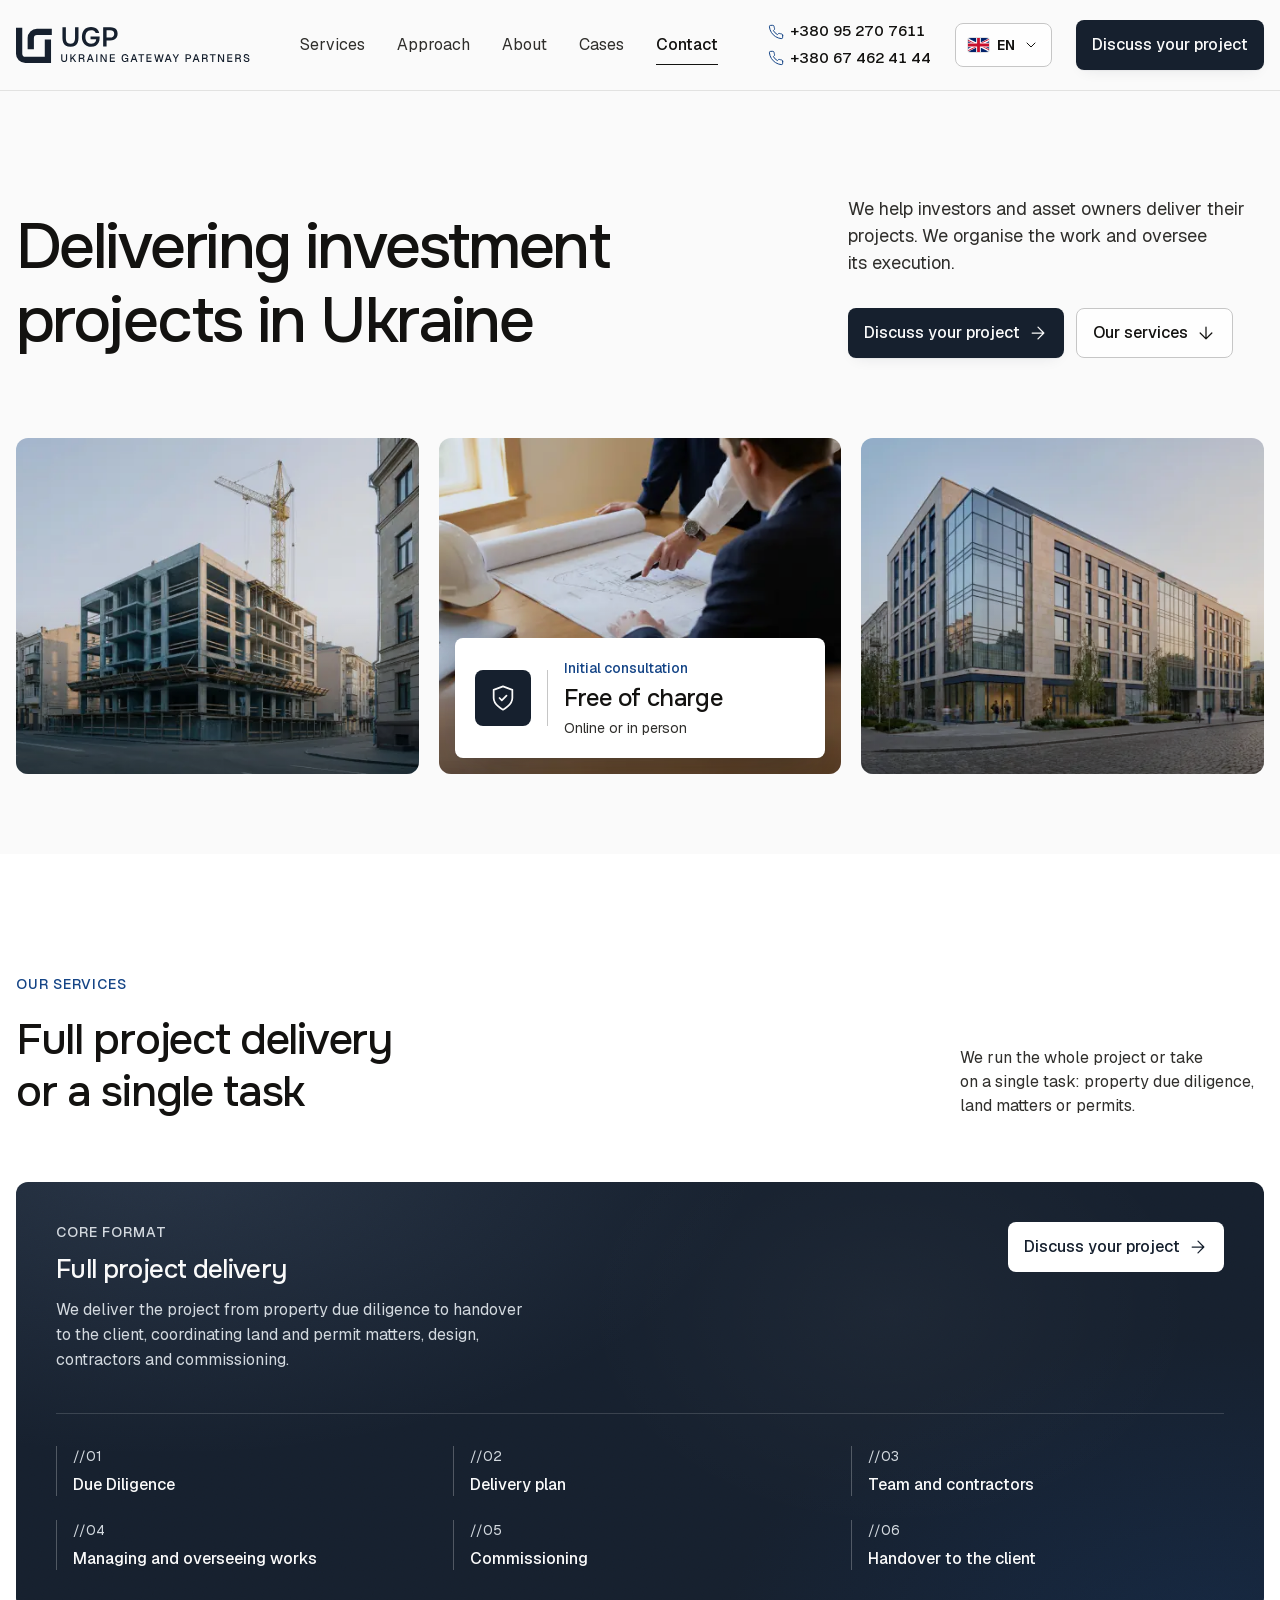
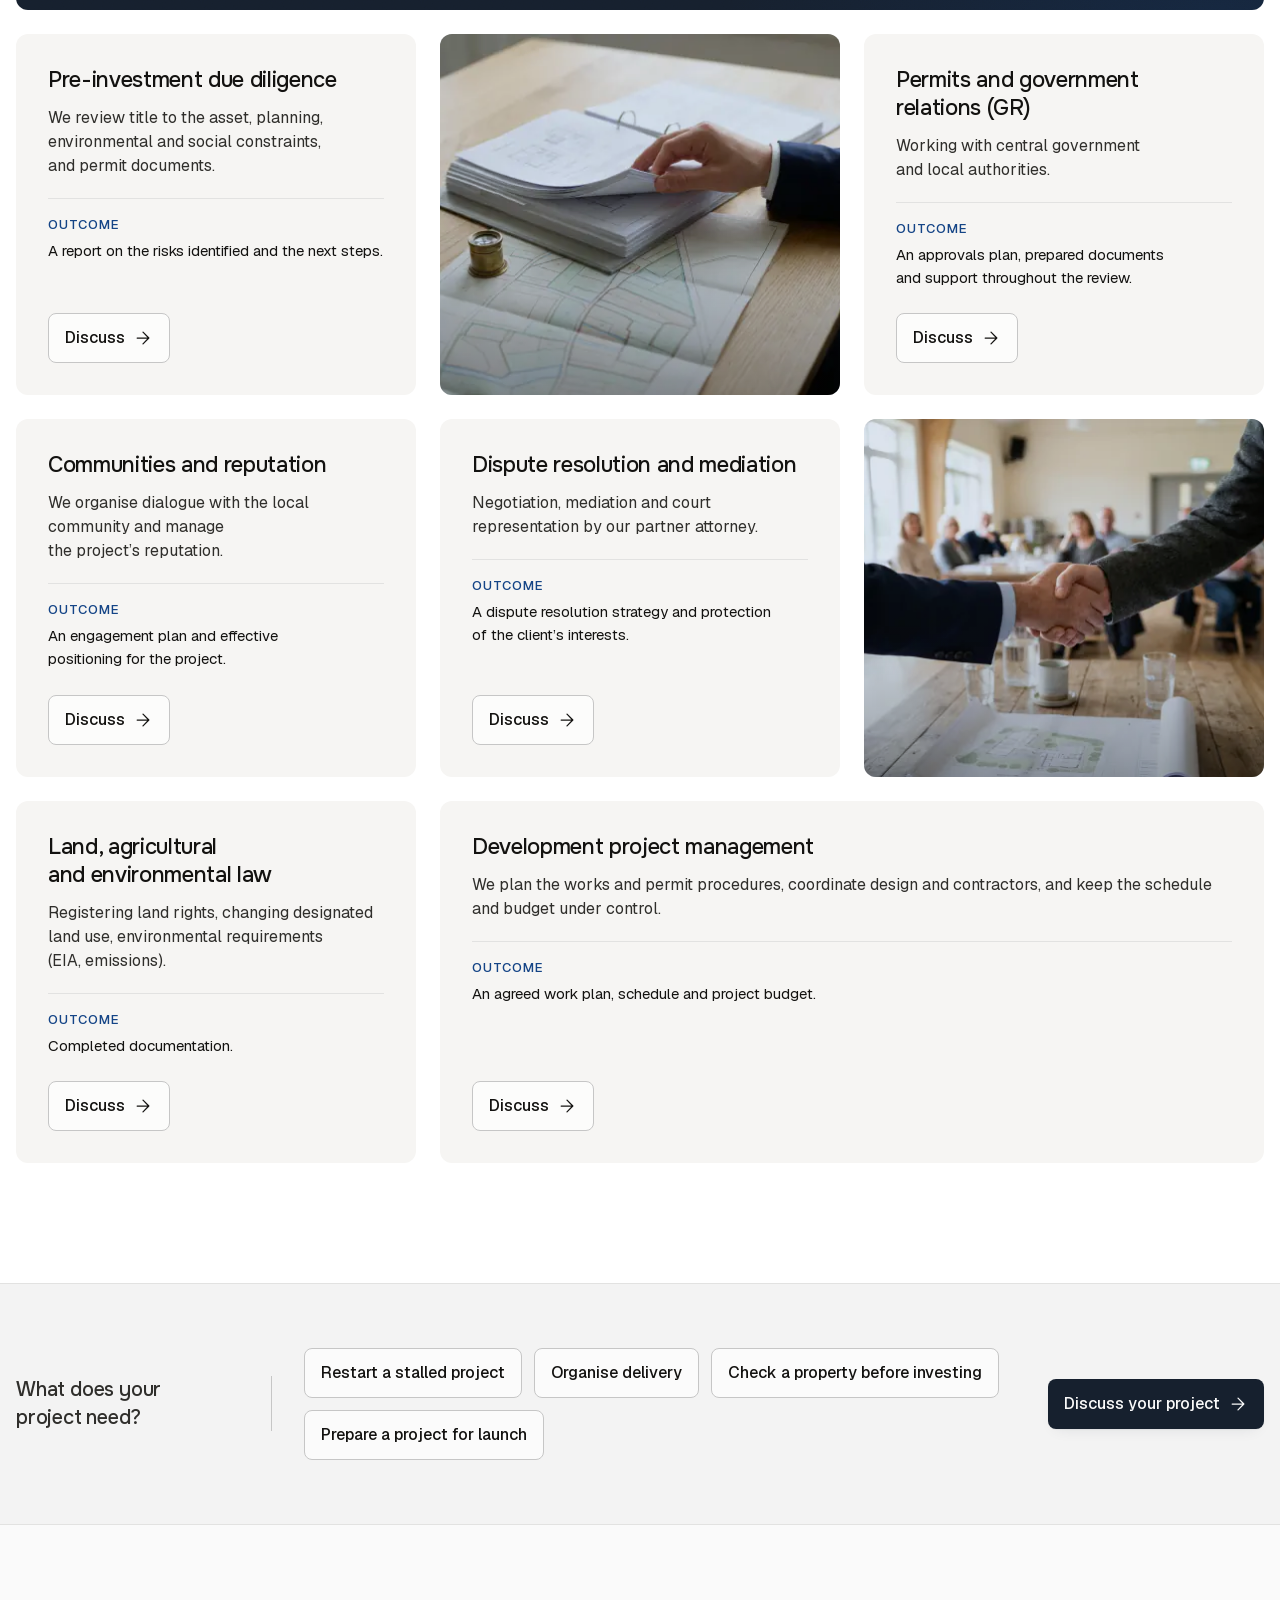
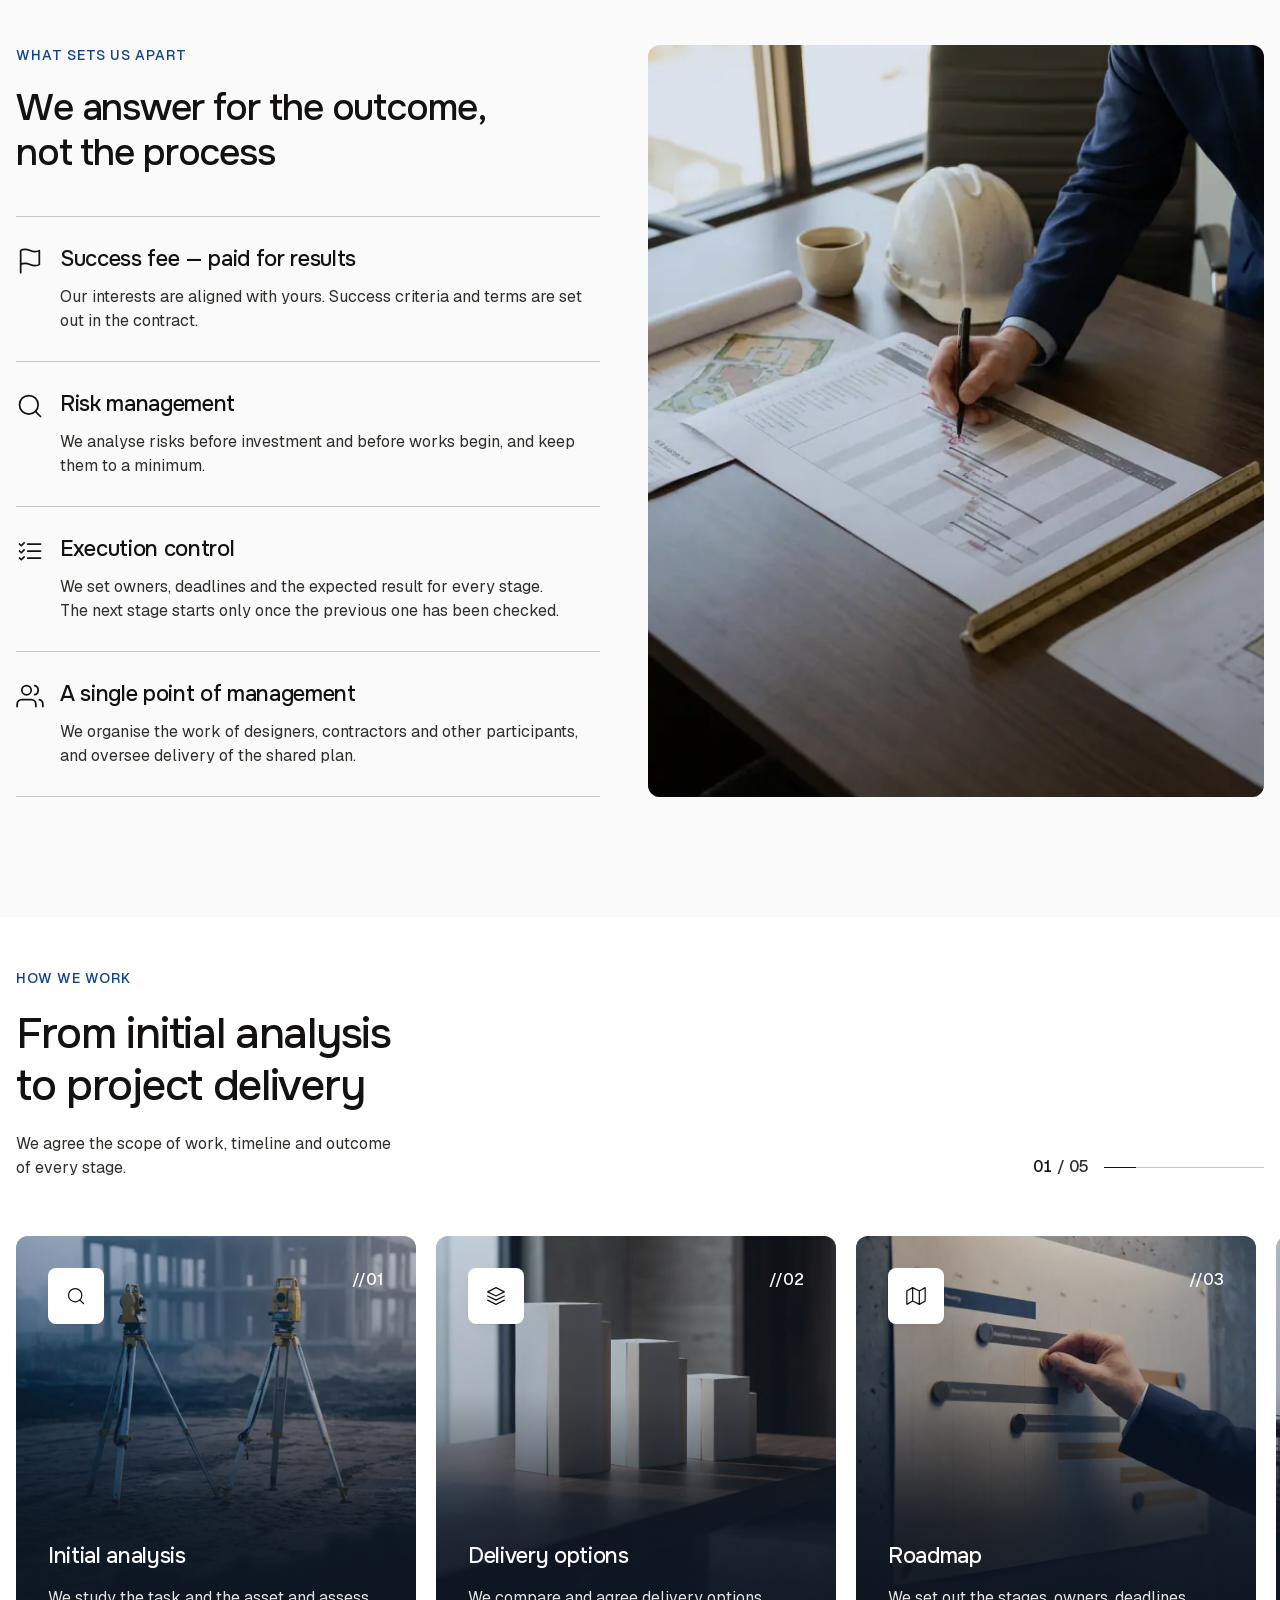
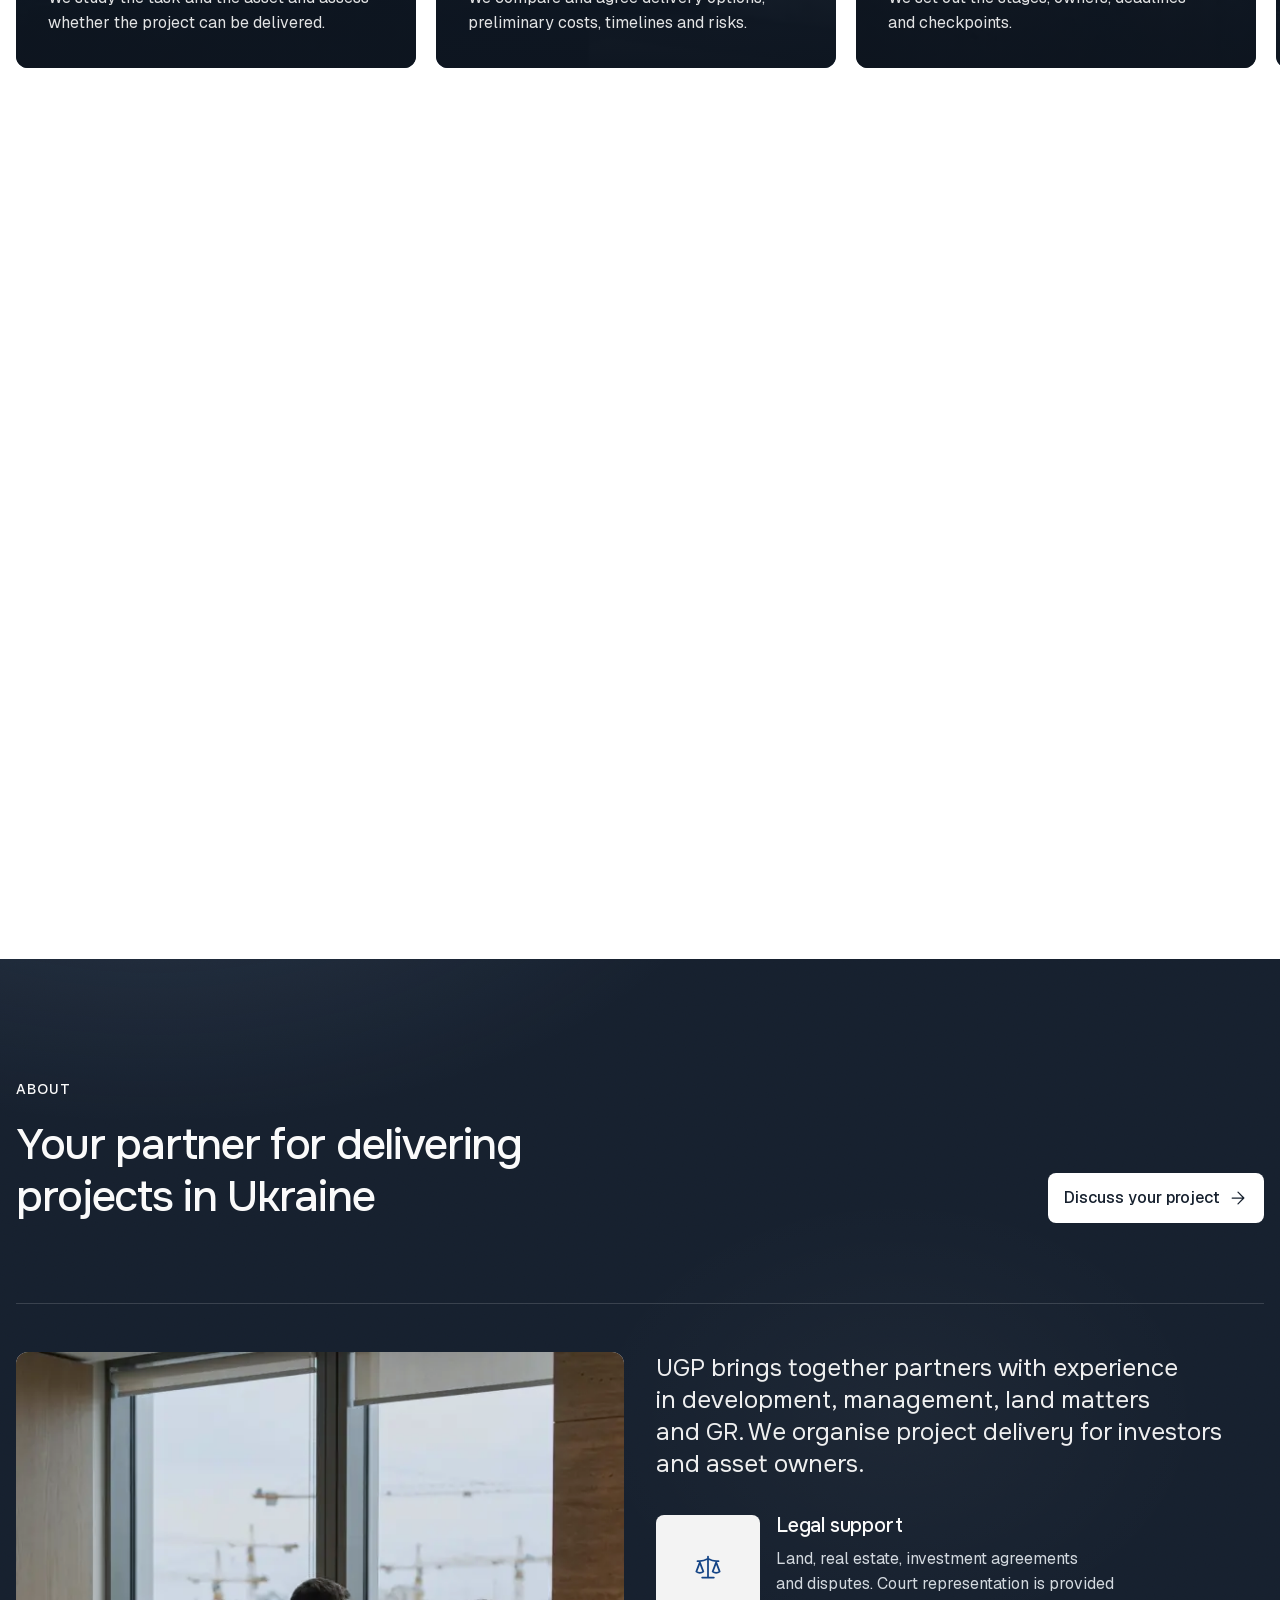
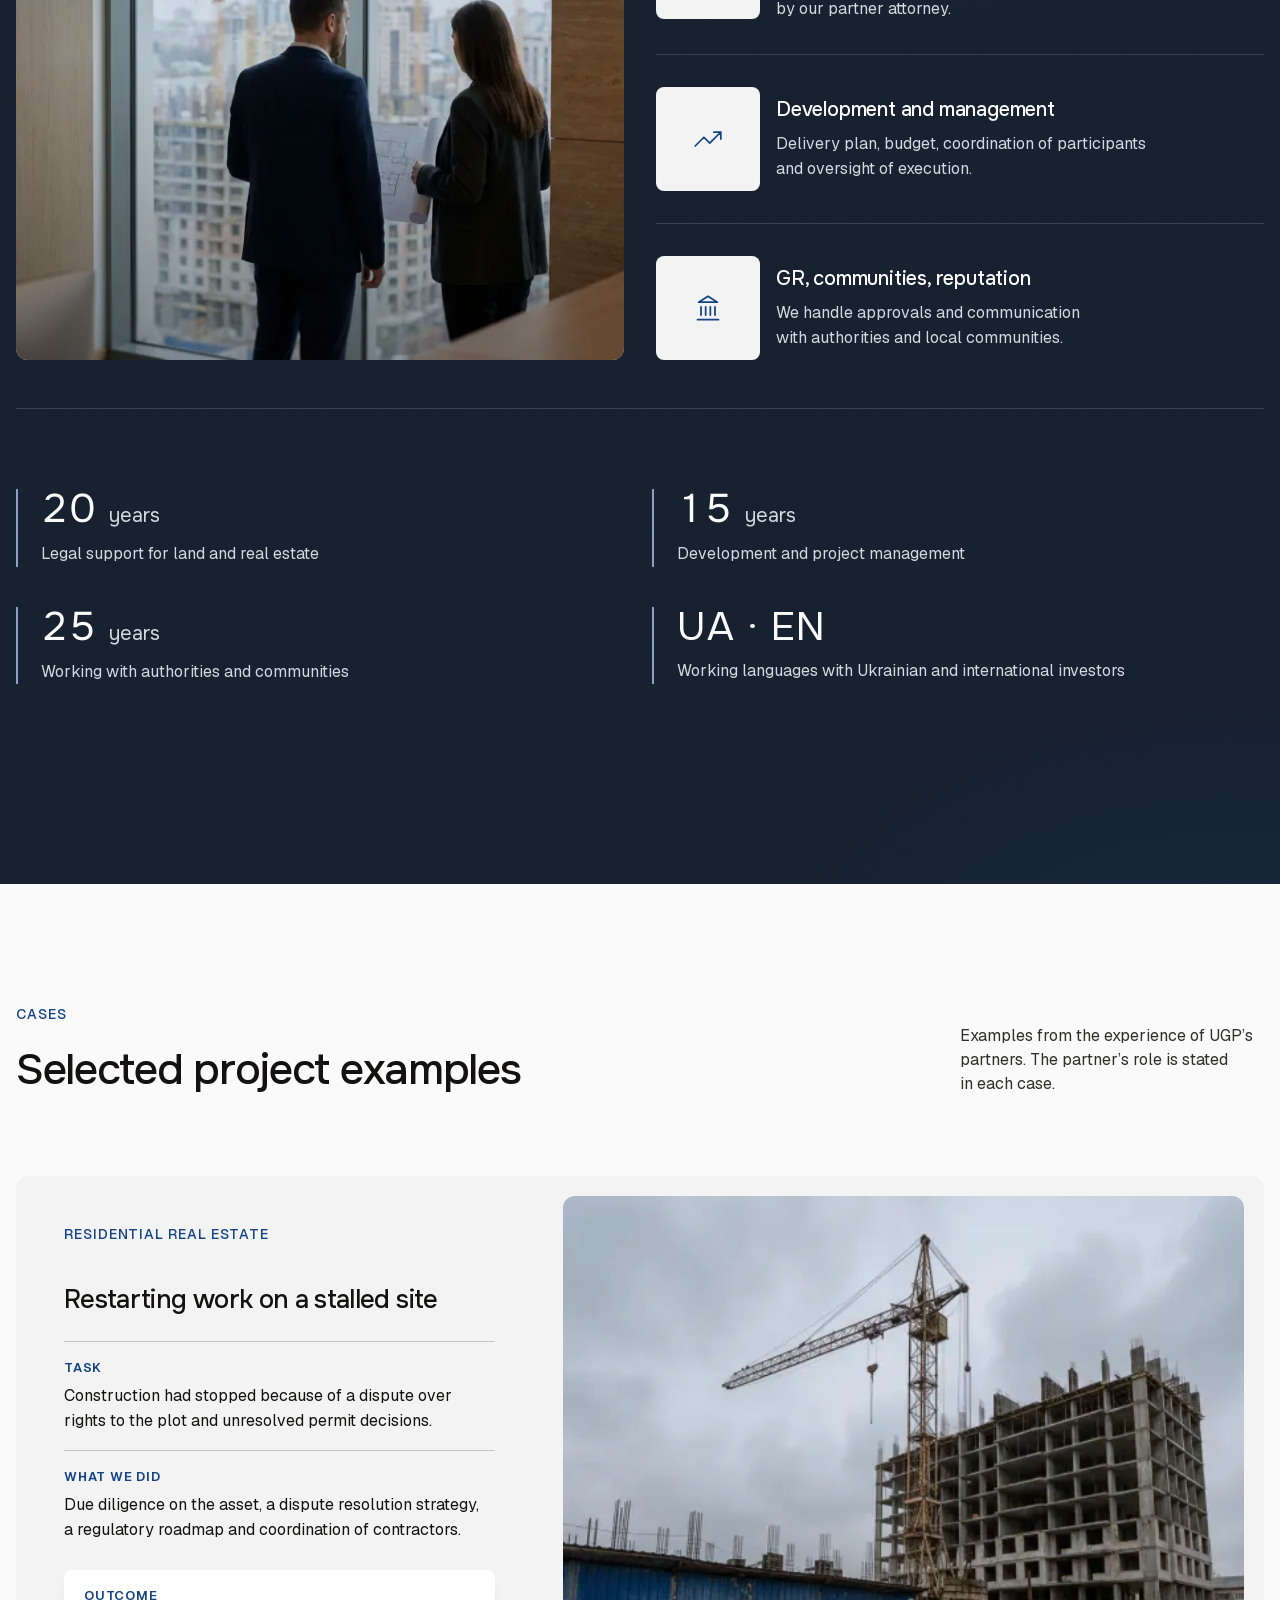
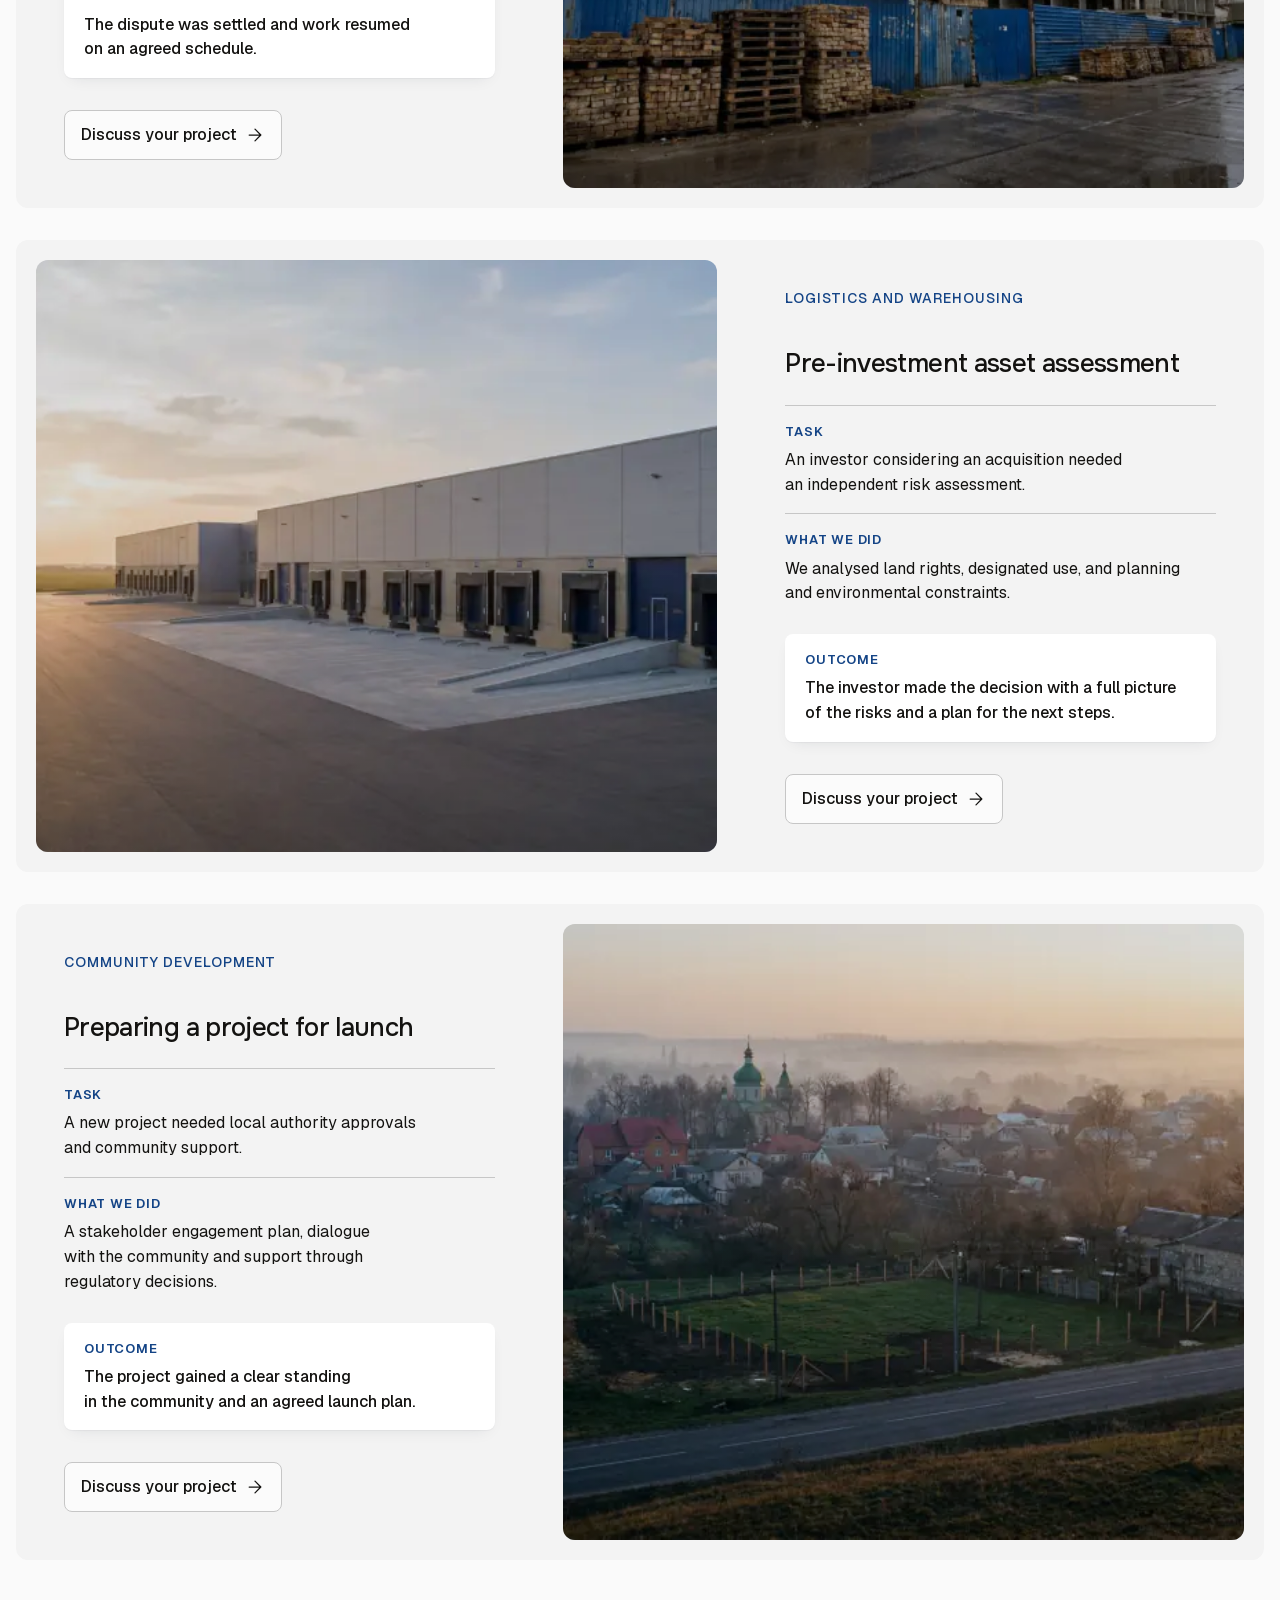
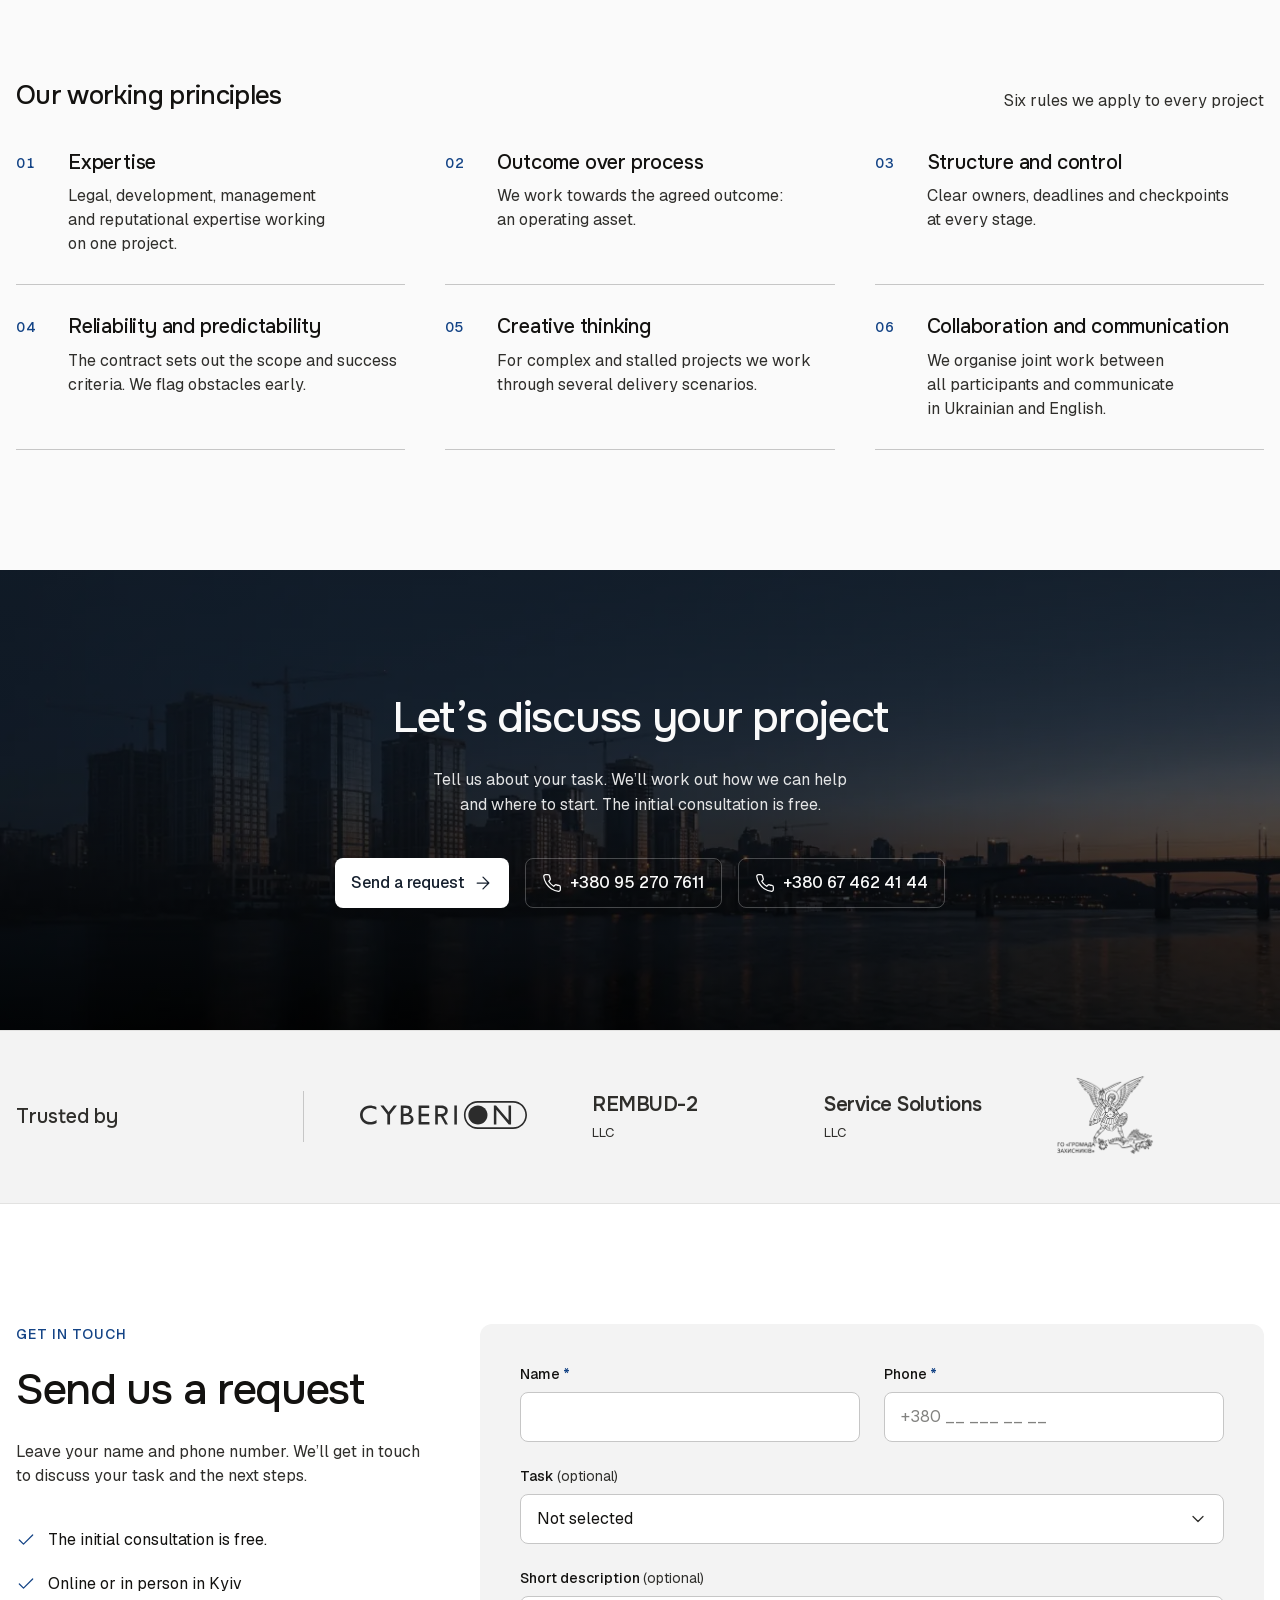
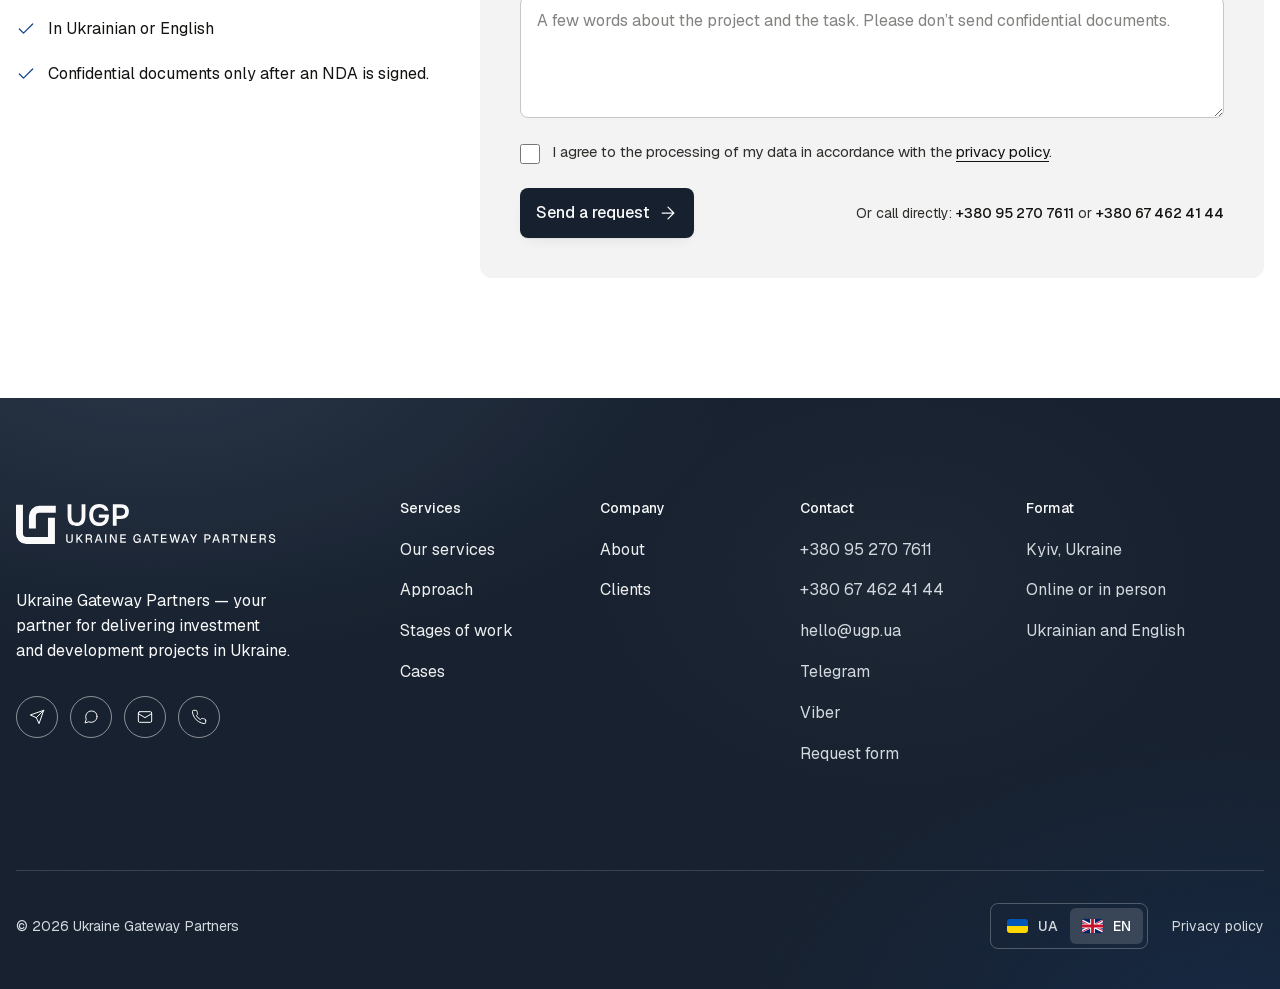
<file: en/index.html>
<!DOCTYPE html>
<!-- GENERATED from index.html + i18n/en.json by build-en.mjs. Do not edit by hand. -->
<html lang="en">
<head>
  <meta charset="UTF-8">
  <meta name="viewport" content="width=device-width, initial-scale=1">
  <title>UGP — Investment project delivery in Ukraine | Ukraine Gateway Partners</title>
  <meta name="description" content="Ukraine Gateway Partners delivers investment and development projects in Ukraine: due diligence, a delivery roadmap, and managing and overseeing execution through to an operating asset.">
  <meta name="robots" content="index, follow, max-image-preview:large, max-snippet:-1">
  <link rel="canonical" href="https://ugp-jade.vercel.app/en/">
  <link rel="alternate" hreflang="uk" href="https://ugp-jade.vercel.app/">
  <link rel="alternate" hreflang="en" href="https://ugp-jade.vercel.app/en/">
  <link rel="alternate" hreflang="x-default" href="https://ugp-jade.vercel.app/">
  <meta name="theme-color" content="#16202e">
  <meta name="color-scheme" content="light">
  <link rel="preload" href="../assets/fonts/onest-latin.woff2" as="font" type="font/woff2" crossorigin>
  <link rel="preload" href="../assets/fonts/geist-latin.woff2" as="font" type="font/woff2" crossorigin>
  <link rel="stylesheet" href="../assets/css/site.css?v=636b0b00b5">

  <link rel="icon" href="/favicon.ico" sizes="32x32">
  <link rel="icon" href="/assets/icons/icon.svg" type="image/svg+xml">
  <link rel="apple-touch-icon" href="/assets/icons/apple-touch-icon.png">
  <link rel="manifest" href="/site.webmanifest">

  <meta property="og:type" content="website">
  <meta property="og:site_name" content="Ukraine Gateway Partners">
  <meta property="og:locale" content="en_GB">
  <meta property="og:locale:alternate" content="uk_UA">
  <meta property="og:url" content="https://ugp-jade.vercel.app/en/">
  <meta property="og:title" content="UGP — Investment project delivery in Ukraine">
  <meta property="og:description" content="We help investors and asset owners deliver their projects. We organise the work and oversee its execution.">
  <meta property="og:image" content="https://ugp-jade.vercel.app/assets/img/og-en.jpg">
  <meta property="og:image:type" content="image/jpeg">
  <meta property="og:image:width" content="1200">
  <meta property="og:image:height" content="630">
  <meta property="og:image:alt" content="UGP — Investment project delivery in Ukraine">
  <meta name="twitter:card" content="summary_large_image">
  <meta name="twitter:title" content="UGP — Investment project delivery in Ukraine">
  <meta name="twitter:description" content="We help investors and asset owners deliver their projects. We organise the work and oversee its execution.">
  <meta name="twitter:image" content="https://ugp-jade.vercel.app/assets/img/og-en.jpg">
  <meta name="twitter:image:alt" content="UGP — Investment project delivery in Ukraine">

  <script type="application/ld+json">
  {
    "@context": "https://schema.org",
    "@graph": [
      {
        "@type": "ProfessionalService",
        "@id": "https://ugp-jade.vercel.app/#organization",
        "name": "Ukraine Gateway Partners",
        "alternateName": "UGP",
        "url": "https://ugp-jade.vercel.app/",
        "logo": "https://ugp-jade.vercel.app/assets/icons/icon-512.png",
        "image": "https://ugp-jade.vercel.app/assets/img/og-en.jpg",
        "description": "Ukraine Gateway Partners delivers investment and development projects in Ukraine: due diligence, a delivery roadmap, and managing and overseeing execution through to an operating asset.",
        "email": "hello@ugp.ua",
        "telephone": "+380952707611",
        "contactPoint": [
          {
            "@type": "ContactPoint",
            "telephone": "+380952707611",
            "email": "hello@ugp.ua",
            "contactType": "customer service",
            "availableLanguage": [
              "uk",
              "en"
            ]
          },
          {
            "@type": "ContactPoint",
            "telephone": "+380674624144",
            "contactType": "customer service",
            "availableLanguage": [
              "uk",
              "en"
            ]
          }
        ],
        "address": {
          "@type": "PostalAddress",
          "addressLocality": "Kyiv",
          "addressCountry": "UA"
        },
        "areaServed": {
          "@type": "Country",
          "name": "Ukraine"
        },
        "knowsLanguage": [
          "uk",
          "en"
        ],
        "knowsAbout": [
          "Due Diligence",
          "Permits and government relations (GR)",
          "Communities and reputation",
          "Dispute resolution and mediation",
          "Land, agricultural and environmental law",
          "Development project management"
        ]
      },
      {
        "@type": "WebSite",
        "@id": "https://ugp-jade.vercel.app/#website",
        "url": "https://ugp-jade.vercel.app/",
        "name": "Ukraine Gateway Partners",
        "inLanguage": [
          "uk",
          "en"
        ],
        "publisher": {
          "@id": "https://ugp-jade.vercel.app/#organization"
        }
      },
      {
        "@type": "WebPage",
        "@id": "https://ugp-jade.vercel.app/en/#webpage",
        "url": "https://ugp-jade.vercel.app/en/",
        "name": "UGP — Investment project delivery in Ukraine | Ukraine Gateway Partners",
        "inLanguage": "en",
        "isPartOf": {
          "@id": "https://ugp-jade.vercel.app/#website"
        },
        "about": {
          "@id": "https://ugp-jade.vercel.app/#organization"
        },
        "primaryImageOfPage": "https://ugp-jade.vercel.app/assets/img/og-en.jpg"
      }
    ]
  }
  </script>
</head>

<body>
  <script>document.documentElement.classList.add('js');</script>

  <!-- Icon sprite -->
  <svg class="absolute h-0 w-0" aria-hidden="true" focusable="false">
    <symbol id="i-arrow-right" viewBox="0 0 24 24"><path d="M5 12h14M12 5l7 7-7 7"/></symbol>
    <symbol id="flag-ua" viewBox="0 0 3 2" preserveAspectRatio="xMidYMid slice"><rect width="3" height="1" fill="#0057B7"/><rect y="1" width="3" height="1" fill="#FFD700"/></symbol>
    <symbol id="flag-gb" viewBox="0 0 60 30" preserveAspectRatio="xMidYMid slice"><clipPath id="gb-clip"><path d="M30 15h30v15zv15H0zH0V0zV0h30z"/></clipPath><path d="M0 0v30h60V0z" fill="#012169"/><path d="M0 0l60 30m0-30L0 30" stroke="#fff" stroke-width="6"/><path d="M0 0l60 30m0-30L0 30" clip-path="url(#gb-clip)" stroke="#C8102E" stroke-width="4"/><path d="M30 0v30M0 15h60" stroke="#fff" stroke-width="10"/><path d="M30 0v30M0 15h60" stroke="#C8102E" stroke-width="6"/></symbol>
    <symbol id="i-arrow-down" viewBox="0 0 24 24"><path d="M12 5v14M5 12l7 7 7-7"/></symbol>
    <symbol id="i-arrow-left" viewBox="0 0 24 24"><path d="M19 12H5M12 19l-7-7 7-7"/></symbol>
    <symbol id="i-phone" viewBox="0 0 24 24"><path d="M22 16.92v3a2 2 0 0 1-2.18 2 19.79 19.79 0 0 1-8.63-3.07 19.5 19.5 0 0 1-6-6 19.79 19.79 0 0 1-3.07-8.67A2 2 0 0 1 4.11 2h3a2 2 0 0 1 2 1.72 12.84 12.84 0 0 0 .7 2.81 2 2 0 0 1-.45 2.11L8.09 9.91a16 16 0 0 0 6 6l1.27-1.27a2 2 0 0 1 2.11-.45 12.84 12.84 0 0 0 2.81.7A2 2 0 0 1 22 16.92z"/></symbol>
    <symbol id="i-mail" viewBox="0 0 24 24"><rect x="2" y="4" width="20" height="16" rx="2"/><path d="M22 7l-10 6L2 7"/></symbol>
    <symbol id="i-send" viewBox="0 0 24 24"><path d="M22 2L11 13M22 2l-7 20-4-9-9-4 20-7z"/></symbol>
    <symbol id="i-chat" viewBox="0 0 24 24"><path d="M21 11.5a8.38 8.38 0 0 1-.9 3.8 8.5 8.5 0 0 1-7.6 4.7 8.38 8.38 0 0 1-3.8-.9L3 21l1.9-5.7a8.38 8.38 0 0 1-.9-3.8 8.5 8.5 0 0 1 4.7-7.6 8.38 8.38 0 0 1 3.8-.9h.5a8.48 8.48 0 0 1 8 8v.5z"/></symbol>
    <symbol id="i-pin" viewBox="0 0 24 24"><path d="M21 10c0 7-9 13-9 13s-9-6-9-13a9 9 0 0 1 18 0z"/><circle cx="12" cy="10" r="3"/></symbol>
    <symbol id="i-globe" viewBox="0 0 24 24"><circle cx="12" cy="12" r="10"/><path d="M2 12h20M12 2a15.3 15.3 0 0 1 4 10 15.3 15.3 0 0 1-4 10 15.3 15.3 0 0 1-4-10 15.3 15.3 0 0 1 4-10z"/></symbol>
    <symbol id="i-shield" viewBox="0 0 24 24"><path d="M12 22s8-4 8-10V5l-8-3-8 3v7c0 6 8 10 8 10z"/><path d="M9 12l2 2 4-4"/></symbol>
    <symbol id="i-search" viewBox="0 0 24 24"><circle cx="11" cy="11" r="8"/><path d="M21 21l-4.35-4.35"/></symbol>
    <symbol id="i-layers" viewBox="0 0 24 24"><path d="M12 2L2 7l10 5 10-5-10-5zM2 17l10 5 10-5M2 12l10 5 10-5"/></symbol>
    <symbol id="i-users" viewBox="0 0 24 24"><path d="M17 21v-2a4 4 0 0 0-4-4H5a4 4 0 0 0-4 4v2"/><circle cx="9" cy="7" r="4"/><path d="M23 21v-2a4 4 0 0 0-3-3.87M16 3.13a4 4 0 0 1 0 7.75"/></symbol>
    <symbol id="i-user" viewBox="0 0 24 24"><path d="M20 21v-2a4 4 0 0 0-4-4H8a4 4 0 0 0-4 4v2"/><circle cx="12" cy="7" r="4"/></symbol>
    <symbol id="i-target" viewBox="0 0 24 24"><circle cx="12" cy="12" r="10"/><circle cx="12" cy="12" r="6"/><circle cx="12" cy="12" r="2"/></symbol>
    <symbol id="i-check" viewBox="0 0 24 24"><path d="M20 6L9 17l-5-5"/></symbol>
    <symbol id="i-checklist" viewBox="0 0 24 24"><path d="M10 6h11M10 12h11M10 18h11M3 6l1.5 1.5L7 5M3 12l1.5 1.5L7 11M3 18l1.5 1.5L7 17"/></symbol>
    <symbol id="i-map" viewBox="0 0 24 24"><path d="M1 6v16l7-4 8 4 7-4V2l-7 4-8-4-7 4zM8 2v16M16 6v16"/></symbol>
    <symbol id="i-key" viewBox="0 0 24 24"><path d="M21 2l-2 2m-7.61 7.61a5.5 5.5 0 1 1-7.778 7.778 5.5 5.5 0 0 1 7.777-7.777zm0 0L15.5 7.5m0 0l3 3L22 7l-3-3m-3.5 3.5L19 4"/></symbol>
    <symbol id="i-trend" viewBox="0 0 24 24"><path d="M23 6l-9.5 9.5-5-5L1 18M17 6h6v6"/></symbol>
    <symbol id="i-flag" viewBox="0 0 24 24"><path d="M4 15s1-1 4-1 5 2 8 2 4-1 4-1V3s-1 1-4 1-5-2-8-2-4 1-4 1zM4 22v-7"/></symbol>
    <symbol id="i-landmark" viewBox="0 0 24 24"><path d="M3 22h18M6 18v-7M10 18v-7M14 18v-7M18 18v-7M12 2l8 5H4z"/></symbol>
    <symbol id="i-scale" viewBox="0 0 24 24"><path d="M16 16l3-8 3 8c-.87.65-1.92 1-3 1s-2.13-.35-3-1zM2 16l3-8 3 8c-.87.65-1.92 1-3 1s-2.13-.35-3-1zM7 21h10M12 3v18M3 7h2c2 0 5-1 7-2 2 1 5 2 7 2h2"/></symbol>
    <symbol id="i-alert" viewBox="0 0 24 24"><circle cx="12" cy="12" r="10"/><path d="M12 8v4M12 16h.01"/></symbol>
    <symbol id="i-menu" viewBox="0 0 24 24"><path d="M3 6h18M3 12h18M3 18h18"/></symbol>
    <symbol id="i-close" viewBox="0 0 24 24"><path d="M18 6L6 18M6 6l12 12"/></symbol>
    <symbol id="i-chevron" viewBox="0 0 24 24"><path d="M6 9l6 6 6-6"/></symbol>
    <symbol id="i-external" viewBox="0 0 24 24"><path d="M7 17L17 7M8 7h9v9"/></symbol>
  </svg>

  <a href="#main" class="sr-only focus:not-sr-only focus:fixed focus:left-4 focus:top-4 focus:z-50 focus:rounded-lg focus:bg-white focus:px-4 focus:py-3 focus:shadow-float">Skip to content</a>

  <!-- ============ HEADER ============ -->
  <header class="sticky top-0 z-40 border-b border-line bg-page/90 backdrop-blur-md">
    <div class="wrap flex h-[4.5rem] items-center justify-between gap-6 lg:h-[5.625rem]">
      <a href="#top" class="logo shrink-0 py-1.5 text-navy active:opacity-70" aria-label="UGP — Ukraine Gateway Partners, back to top">
        <svg class="logo-svg h-8 w-[5.77rem] sm:hidden" viewBox="13.85 18.77 199.71 69.23" fill="currentColor" aria-hidden="true" focusable="false"><path d="M20 18.7695V69.5886C20 76.3584 25.488 81.8465 32.2579 81.8465H76.5649V41.6253M42.8558 60.7783V38.9439C42.8558 32.1741 48.3438 26.6861 55.1137 26.6861H84.2261" fill="none" stroke="currentColor" stroke-width="12.3077"/><path transform="translate(0 16.66)" d="M120.898 56.2001C117.275 56.2001 114.297 55.5005 111.965 54.1013C109.633 52.6662 107.911 50.6571 106.799 48.074C105.687 45.4909 105.131 42.4414 105.131 38.9255V17.7225H111.858V39.087C111.858 41.0243 112.127 42.836 112.665 44.5222C113.239 46.1726 114.19 47.5 115.517 48.5045C116.88 49.5091 118.71 50.0114 121.006 50.0114C123.338 50.0114 125.132 49.5091 126.388 48.5045C127.679 47.4641 128.576 46.1188 129.078 44.4684C129.616 42.8181 129.886 41.0243 129.886 39.087V17.7225H136.666V38.9255C136.666 42.4055 136.11 45.4371 134.998 48.0202C133.886 50.6033 132.182 52.6124 129.886 54.0475C127.589 55.4825 124.594 56.2001 120.898 56.2001ZM161.387 56.2001C157.513 56.2001 154.23 55.3928 151.539 53.7784C148.848 52.1281 146.804 49.8499 145.404 46.9439C144.041 44.002 143.359 40.6117 143.359 36.7729C143.359 33.8669 143.736 31.23 144.489 28.8622C145.279 26.4943 146.427 24.4493 147.934 22.7273C149.476 20.9693 151.36 19.6239 153.584 18.6912C155.809 17.7225 158.374 17.2382 161.28 17.2382C164.114 17.2382 166.643 17.7046 168.868 18.6373C171.128 19.5343 172.975 20.8617 174.411 22.6196C175.881 24.3776 176.868 26.5302 177.37 29.0774H170.428C170.141 27.8576 169.585 26.8351 168.76 26.01C167.971 25.1848 166.966 24.557 165.746 24.1265C164.527 23.6959 163.127 23.4807 161.549 23.4807C159.504 23.4807 157.764 23.8394 156.329 24.557C154.894 25.2745 153.728 26.2611 152.831 27.5168C151.934 28.7366 151.27 30.1537 150.84 31.7681C150.445 33.3467 150.248 35.0329 150.248 36.8267C150.248 39.1587 150.624 41.3292 151.378 43.3383C152.167 45.3474 153.387 46.9618 155.037 48.1816C156.723 49.3656 158.912 49.9575 161.603 49.9575C163.504 49.9575 165.172 49.6346 166.607 48.9889C168.078 48.3431 169.226 47.4103 170.052 46.1905C170.913 44.9348 171.379 43.3921 171.451 41.5624H160.365V35.7504H178.231V38.2259C178.231 41.9212 177.586 45.1142 176.294 47.8049C175.002 50.4957 173.101 52.5765 170.59 54.0475C168.114 55.4825 165.047 56.2001 161.387 56.2001ZM185.149 55.7695V17.7225H199.463C202.334 17.7225 204.809 18.1709 206.89 19.0679C209.007 19.9289 210.639 21.3101 211.787 23.2116C212.971 25.1131 213.563 27.6065 213.563 30.6919C213.563 33.6337 212.917 36.0913 211.626 38.0645C210.334 40.0377 208.576 41.5266 206.352 42.5311C204.127 43.4998 201.58 43.9841 198.71 43.9841H191.875V55.7695H185.149ZM191.875 37.9568H198.602C201.078 37.9568 203.069 37.3649 204.576 36.181C206.083 34.997 206.836 33.1315 206.836 30.5842C206.836 28.3599 206.208 26.6916 204.952 25.5794C203.697 24.4314 201.759 23.8574 199.14 23.8574H191.875V37.9568Z"/></svg>
        <svg class="logo-svg hidden h-9 w-[14.59rem] sm:block" viewBox="13.85 17.24 458.82 70.76" fill="currentColor" aria-hidden="true" focusable="false"><path d="M20 18.7695V69.5886C20 76.3584 25.488 81.8465 32.2579 81.8465H76.5649V41.6253M42.8558 60.7783V38.9439C42.8558 32.1741 48.3438 26.6861 55.1137 26.6861H84.2261" fill="none" stroke="currentColor" stroke-width="12.3077"/><path d="M120.898 56.2001C117.275 56.2001 114.297 55.5005 111.965 54.1013C109.633 52.6662 107.911 50.6571 106.799 48.074C105.687 45.4909 105.131 42.4414 105.131 38.9255V17.7225H111.858V39.087C111.858 41.0243 112.127 42.836 112.665 44.5222C113.239 46.1726 114.19 47.5 115.517 48.5045C116.88 49.5091 118.71 50.0114 121.006 50.0114C123.338 50.0114 125.132 49.5091 126.388 48.5045C127.679 47.4641 128.576 46.1188 129.078 44.4684C129.616 42.8181 129.886 41.0243 129.886 39.087V17.7225H136.666V38.9255C136.666 42.4055 136.11 45.4371 134.998 48.0202C133.886 50.6033 132.182 52.6124 129.886 54.0475C127.589 55.4825 124.594 56.2001 120.898 56.2001ZM161.387 56.2001C157.513 56.2001 154.23 55.3928 151.539 53.7784C148.848 52.1281 146.804 49.8499 145.404 46.9439C144.041 44.002 143.359 40.6117 143.359 36.7729C143.359 33.8669 143.736 31.23 144.489 28.8622C145.279 26.4943 146.427 24.4493 147.934 22.7273C149.476 20.9693 151.36 19.6239 153.584 18.6912C155.809 17.7225 158.374 17.2382 161.28 17.2382C164.114 17.2382 166.643 17.7046 168.868 18.6373C171.128 19.5343 172.975 20.8617 174.411 22.6196C175.881 24.3776 176.868 26.5302 177.37 29.0774H170.428C170.141 27.8576 169.585 26.8351 168.76 26.01C167.971 25.1848 166.966 24.557 165.746 24.1265C164.527 23.6959 163.127 23.4807 161.549 23.4807C159.504 23.4807 157.764 23.8394 156.329 24.557C154.894 25.2745 153.728 26.2611 152.831 27.5168C151.934 28.7366 151.27 30.1537 150.84 31.7681C150.445 33.3467 150.248 35.0329 150.248 36.8267C150.248 39.1587 150.624 41.3292 151.378 43.3383C152.167 45.3474 153.387 46.9618 155.037 48.1816C156.723 49.3656 158.912 49.9575 161.603 49.9575C163.504 49.9575 165.172 49.6346 166.607 48.9889C168.078 48.3431 169.226 47.4103 170.052 46.1905C170.913 44.9348 171.379 43.3921 171.451 41.5624H160.365V35.7504H178.231V38.2259C178.231 41.9212 177.586 45.1142 176.294 47.8049C175.002 50.4957 173.101 52.5765 170.59 54.0475C168.114 55.4825 165.047 56.2001 161.387 56.2001ZM185.149 55.7695V17.7225H199.463C202.334 17.7225 204.809 18.1709 206.89 19.0679C209.007 19.9289 210.639 21.3101 211.787 23.2116C212.971 25.1131 213.563 27.6065 213.563 30.6919C213.563 33.6337 212.917 36.0913 211.626 38.0645C210.334 40.0377 208.576 41.5266 206.352 42.5311C204.127 43.4998 201.58 43.9841 198.71 43.9841H191.875V55.7695H185.149ZM191.875 37.9568H198.602C201.078 37.9568 203.069 37.3649 204.576 36.181C206.083 34.997 206.836 33.1315 206.836 30.5842C206.836 28.3599 206.208 26.6916 204.952 25.5794C203.697 24.4314 201.759 23.8574 199.14 23.8574H191.875V37.9568Z"/><path d="M108.485 86.184C107.301 86.184 106.265 85.9585 105.377 85.5074C104.503 85.0423 103.826 84.3869 103.347 83.5413C102.882 82.6956 102.649 81.6949 102.649 80.5392V70.8141H104.933V80.5392C104.933 81.6808 105.243 82.5617 105.863 83.1819C106.483 83.7879 107.357 84.091 108.485 84.091C109.612 84.091 110.486 83.7879 111.106 83.1819C111.726 82.5617 112.036 81.6808 112.036 80.5392V70.8141H114.32V80.5392C114.32 81.6949 114.08 82.6956 113.601 83.5413C113.136 84.3869 112.466 85.0423 111.592 85.5074C110.718 85.9585 109.683 86.184 108.485 86.184ZM120.606 85.8457V70.8352H122.889V78.0022L129.21 70.8352H131.98L126.229 77.3891L132.36 85.8457H129.675L124.707 78.9959L122.889 81.0254V85.8457H120.606ZM137.233 85.8457V70.8352H143.216C144.287 70.8352 145.211 71.0185 145.986 71.3849C146.761 71.7514 147.36 72.2728 147.783 72.9494C148.206 73.6259 148.417 74.4293 148.417 75.3595C148.417 76.036 148.262 76.6421 147.952 77.1777C147.656 77.7133 147.254 78.1431 146.747 78.4673C146.254 78.7774 145.725 78.9536 145.161 78.9959L145.056 78.8056C146 78.8056 146.733 79.024 147.254 79.461C147.776 79.8838 148.079 80.5533 148.163 81.4694L148.565 85.8457H146.261L145.901 81.7654C145.859 81.1593 145.655 80.7154 145.288 80.4335C144.922 80.1375 144.323 79.9895 143.491 79.9895H139.516V85.8457H137.233ZM139.516 77.8965H143.259C144.118 77.8965 144.795 77.6851 145.288 77.2622C145.796 76.8253 146.049 76.2122 146.049 75.4229C146.049 74.6196 145.796 74.0065 145.288 73.5836C144.781 73.1467 144.041 72.9282 143.068 72.9282H139.516V77.8965ZM152.961 85.8457L158.373 70.8352H161.269L166.682 85.8457H164.25L162.876 81.9345H156.745L155.392 85.8457H152.961ZM157.464 79.8627H162.179L159.811 73.0128L157.464 79.8627ZM171.438 85.8457V70.8352H173.721V85.8457H171.438ZM179.951 85.8457V70.8352H182.848L189.782 83.0762V70.8352H192.066V85.8457H189.063L182.235 73.8796V85.8457H179.951ZM198.293 85.8457V70.8352H208.06V72.9282H200.576V77.3045H207.806V79.3341H200.576V83.7527H208.229V85.8457H198.293ZM228.135 86.184C226.711 86.184 225.492 85.8528 224.477 85.1903C223.462 84.5138 222.687 83.5906 222.152 82.4208C221.616 81.2369 221.348 79.8838 221.348 78.3616C221.348 76.8535 221.616 75.5075 222.152 74.3236C222.701 73.1397 223.491 72.2094 224.519 71.5329C225.548 70.8423 226.782 70.497 228.219 70.497C229.445 70.497 230.481 70.7154 231.327 71.1523C232.187 71.5893 232.863 72.1883 233.357 72.9494C233.864 73.7105 234.216 74.5773 234.414 75.5498L232.025 75.6766C231.856 74.7605 231.475 74.0205 230.883 73.4568C230.291 72.8789 229.403 72.59 228.219 72.59C227.176 72.59 226.324 72.8507 225.661 73.3722C224.999 73.8937 224.505 74.5914 224.181 75.4652C223.871 76.3391 223.716 77.3045 223.716 78.3616C223.716 79.461 223.871 80.4405 224.181 81.3003C224.505 82.16 224.999 82.8436 225.661 83.351C226.338 83.8443 227.197 84.091 228.24 84.091C229.058 84.091 229.763 83.9148 230.354 83.5624C230.946 83.2101 231.405 82.7309 231.729 82.1248C232.067 81.5187 232.25 80.8493 232.278 80.1164H228.261V78.1925H234.456V85.8457H232.891L232.743 82.4631L233.039 82.7168C232.884 83.3933 232.567 83.9923 232.088 84.5138C231.609 85.0353 231.024 85.444 230.333 85.74C229.657 86.036 228.924 86.184 228.135 86.184ZM238.872 85.8457L244.284 70.8352H247.181L252.593 85.8457H250.162L248.788 81.9345H242.657L241.303 85.8457H238.872ZM243.375 79.8627H248.09L245.722 73.0128L243.375 79.8627ZM258.886 85.8457V72.9282H254.278V70.8352H265.779V72.9282H261.17V85.8457H258.886ZM270.26 85.8457V70.8352H280.028V72.9282H272.544V77.3045H279.774V79.3341H272.544V83.7527H280.197V85.8457H270.26ZM289.332 85.8457L285.357 70.8352H287.788L290.706 82.6956L293.623 70.8352H295.949L298.866 82.6956L301.763 70.8352H304.236L300.241 85.8457H297.577L294.786 74.8944L291.995 85.8457H289.332ZM306.084 85.8457L311.496 70.8352H314.393L319.805 85.8457H317.374L315.999 81.9345H309.868L308.515 85.8457H306.084ZM310.587 79.8627H315.302L312.934 73.0128L310.587 79.8627ZM326.765 85.8457V79.8204L321.501 70.8352H324.123L327.907 77.5371L331.713 70.8352H334.334L329.049 79.8204V85.8457H326.765ZM347.059 85.8457V70.8352H352.662C354.381 70.8352 355.72 71.251 356.679 72.0826C357.637 72.9 358.116 74.0417 358.116 75.5075C358.116 76.48 357.898 77.3257 357.461 78.0445C357.024 78.7492 356.397 79.2918 355.579 79.6724C354.776 80.0388 353.804 80.2221 352.662 80.2221H349.343V85.8457H347.059ZM349.343 78.1502H352.599C353.627 78.1502 354.41 77.9317 354.945 77.4948C355.481 77.0438 355.749 76.3814 355.749 75.5075C355.749 74.6477 355.481 74.0065 354.945 73.5836C354.41 73.1467 353.627 72.9282 352.599 72.9282H349.343V78.1502ZM360.929 85.8457L366.341 70.8352H369.238L374.65 85.8457H372.219L370.844 81.9345H364.713L363.36 85.8457H360.929ZM365.432 79.8627H370.147L367.779 73.0128L365.432 79.8627ZM379.406 85.8457V70.8352H385.389C386.46 70.8352 387.383 71.0185 388.159 71.3849C388.934 71.7514 389.533 72.2728 389.956 72.9494C390.378 73.6259 390.59 74.4293 390.59 75.3595C390.59 76.036 390.435 76.6421 390.125 77.1777C389.829 77.7133 389.427 78.1431 388.92 78.4673C388.426 78.7774 387.898 78.9536 387.334 78.9959L387.228 78.8056C388.173 78.8056 388.906 79.024 389.427 79.461C389.949 79.8838 390.252 80.5533 390.336 81.4694L390.738 85.8457H388.433L388.074 81.7654C388.032 81.1593 387.827 80.7154 387.461 80.4335C387.094 80.1375 386.495 79.9895 385.664 79.9895H381.689V85.8457H379.406ZM381.689 77.8965H385.431C386.291 77.8965 386.968 77.6851 387.461 77.2622C387.968 76.8253 388.222 76.2122 388.222 75.4229C388.222 74.6196 387.968 74.0065 387.461 73.5836C386.953 73.1467 386.214 72.9282 385.241 72.9282H381.689V77.8965ZM399.388 85.8457V72.9282H394.779V70.8352H406.28V72.9282H401.671V85.8457H399.388ZM410.761 85.8457V70.8352H413.658L420.592 83.0762V70.8352H422.876V85.8457H419.873L413.045 73.8796V85.8457H410.761ZM429.103 85.8457V70.8352H438.87V72.9282H431.386V77.3045H438.616V79.3341H431.386V83.7527H439.039V85.8457H429.103ZM444.78 85.8457V70.8352H450.763C451.835 70.8352 452.758 71.0185 453.533 71.3849C454.308 71.7514 454.907 72.2728 455.33 72.9494C455.753 73.6259 455.964 74.4293 455.964 75.3595C455.964 76.036 455.809 76.6421 455.499 77.1777C455.203 77.7133 454.801 78.1431 454.294 78.4673C453.801 78.7774 453.272 78.9536 452.708 78.9959L452.603 78.8056C453.547 78.8056 454.28 79.024 454.801 79.461C455.323 79.8838 455.626 80.5533 455.71 81.4694L456.112 85.8457H453.808L453.448 81.7654C453.406 81.1593 453.202 80.7154 452.835 80.4335C452.469 80.1375 451.87 79.9895 451.038 79.9895H447.064V85.8457H444.78ZM447.064 77.8965H450.806C451.665 77.8965 452.342 77.6851 452.835 77.2622C453.343 76.8253 453.596 76.2122 453.596 75.4229C453.596 74.6196 453.343 74.0065 452.835 73.5836C452.328 73.1467 451.588 72.9282 450.615 72.9282H447.064V77.8965ZM467.212 86.184C466.014 86.184 464.971 85.9655 464.083 85.5286C463.21 85.0917 462.519 84.4856 462.011 83.7104C461.504 82.9352 461.208 82.0332 461.124 81.0043L463.47 80.8563C463.569 81.561 463.773 82.16 464.083 82.6533C464.393 83.1325 464.809 83.499 465.331 83.7527C465.866 83.9923 466.508 84.1121 467.255 84.1121C467.903 84.1121 468.453 84.0346 468.904 83.8795C469.369 83.7104 469.721 83.4638 469.961 83.1396C470.2 82.8154 470.32 82.4208 470.32 81.9557C470.32 81.5328 470.214 81.1593 470.003 80.8352C469.806 80.4969 469.418 80.1939 468.84 79.9261C468.276 79.6442 467.445 79.3694 466.345 79.1016C465.147 78.8056 464.189 78.4814 463.47 78.129C462.751 77.7767 462.23 77.3398 461.906 76.8183C461.596 76.2827 461.441 75.6273 461.441 74.8521C461.441 73.9924 461.645 73.2383 462.054 72.59C462.477 71.9275 463.076 71.4131 463.851 71.0466C464.626 70.6802 465.556 70.497 466.641 70.497C467.783 70.497 468.756 70.7084 469.559 71.1312C470.376 71.554 471.018 72.1319 471.483 72.8648C471.962 73.5977 472.258 74.4363 472.371 75.3807L470.024 75.5075C469.954 74.9296 469.777 74.4222 469.496 73.9853C469.214 73.5343 468.833 73.189 468.354 72.9494C467.875 72.6957 467.29 72.5688 466.599 72.5688C465.725 72.5688 465.035 72.7732 464.527 73.1819C464.034 73.5766 463.787 74.1051 463.787 74.7675C463.787 75.1904 463.886 75.5498 464.083 75.8458C464.295 76.1277 464.661 76.3743 465.183 76.5857C465.718 76.7971 466.472 77.0226 467.445 77.2622C468.742 77.5582 469.77 77.9247 470.532 78.3616C471.307 78.7844 471.856 79.2848 472.181 79.8627C472.505 80.4405 472.667 81.0959 472.667 81.8288C472.667 82.7168 472.434 83.4919 471.969 84.1544C471.518 84.8027 470.884 85.3031 470.066 85.6554C469.249 86.0078 468.298 86.184 467.212 86.184Z"/></svg>
      </a>

      <nav id="main-nav" class="hidden items-center gap-6 lg:flex xl:gap-8" aria-label="Main navigation">
        <a class="nav-link" href="#services">Services</a>
        <a class="nav-link" href="#approach">Approach</a>
        <a class="nav-link" href="#about">About</a>
        <a class="nav-link" href="#cases">Cases</a>
        <a class="nav-link" href="#contacts">Contact</a>
      </nav>

      <div class="flex items-center gap-3 lg:gap-6">
        <div class="flex flex-col items-start max-[359px]:hidden" aria-label="Phone numbers">
          <a class="header-phone" href="tel:+380952707611"><svg class="icon h-4 w-4 text-brand"><use href="#i-phone"/></svg>+380 95 270 7611</a>
          <a class="header-phone" href="tel:+380674624144"><svg class="icon h-4 w-4 text-brand"><use href="#i-phone"/></svg>+380 67 462 41 44</a>
        </div>
        <a href="tel:+380952707611" class="arrow-btn min-[360px]:hidden" aria-label="Call +380 95 270 7611"><svg class="icon"><use href="#i-phone"/></svg></a>
        <div class="lang hidden lg:block" data-lang-switch>
          <button type="button" class="lang-btn" aria-haspopup="true" aria-expanded="false" aria-controls="lang-menu" aria-label="EN — site language: English. Change language">
            <span class="flag" aria-hidden="true"><svg viewBox="0 0 3 2"><use href="#flag-gb"/></svg></span><span class="lang-code">EN</span><svg class="icon lang-chev h-4 w-4"><use href="#i-chevron"/></svg>
          </button>
          <ul id="lang-menu" class="lang-menu">
            <li><a class="lang-item" href="../" hreflang="uk" lang="uk" data-lang="uk" aria-label="Українська"><span class="flag" aria-hidden="true"><svg viewBox="0 0 3 2"><use href="#flag-ua"/></svg></span><span>UA</span><svg class="icon lang-tick h-4 w-4"><use href="#i-check"/></svg></a></li>
            <li><a class="lang-item" href="./" hreflang="en" lang="en" data-lang="en" aria-label="English" aria-current="true"><span class="flag" aria-hidden="true"><svg viewBox="0 0 3 2"><use href="#flag-gb"/></svg></span><span>EN</span><svg class="icon lang-tick h-4 w-4"><use href="#i-check"/></svg></a></li>
          </ul>
        </div>
        <a href="#contact" class="btn btn-primary hidden xl:inline-flex">Discuss your project</a>
        <button type="button" id="menu-toggle" class="arrow-btn lg:hidden" aria-expanded="false" aria-controls="mobile-menu" aria-label="Open menu">
          <svg class="icon" data-open><use href="#i-menu"/></svg>
          <svg class="icon hidden" data-close><use href="#i-close"/></svg>
        </button>
      </div>
    </div>

    <!-- Full-screen menu: sits under the header bar and covers the page -->
    <div id="mobile-menu" class="mobile-menu lg:hidden">
      <nav class="wrap flex min-h-full flex-col pb-8 pt-2" aria-label="Mobile navigation">
        <div class="lang-seg mb-2 mt-3" role="group" aria-label="Site language">
          <a class="lang-seg-item" href="../" hreflang="uk" lang="uk" data-lang="uk" aria-label="Українська"><span class="flag" aria-hidden="true"><svg viewBox="0 0 3 2"><use href="#flag-ua"/></svg></span>UA</a>
          <a class="lang-seg-item" href="./" hreflang="en" lang="en" data-lang="en" aria-label="English" aria-current="true"><span class="flag" aria-hidden="true"><svg viewBox="0 0 3 2"><use href="#flag-gb"/></svg></span>EN</a>
        </div>
        <a class="menu-link" href="#services">Services</a>
        <a class="menu-link" href="#approach">Approach</a>
        <a class="menu-link" href="#about">About</a>
        <a class="menu-link" href="#cases">Cases</a>
        <a class="menu-link" href="#contacts">Contact</a>
        <div class="mt-auto pt-10">
          <a href="#contact" class="btn btn-primary w-full">Discuss your project <svg class="icon"><use href="#i-arrow-right"/></svg></a>
          <div class="mt-4 flex flex-wrap gap-x-8 gap-y-1 font-medium">
            <a class="flex items-center gap-2 py-2 hover:text-brand active:opacity-70" href="tel:+380952707611"><svg class="icon text-muted"><use href="#i-phone"/></svg>+380 95 270 7611</a>
            <a class="flex items-center gap-2 py-2 hover:text-brand active:opacity-70" href="tel:+380674624144"><svg class="icon text-muted"><use href="#i-phone"/></svg>+380 67 462 41 44</a>
            <a class="flex items-center gap-2 py-2 hover:text-brand active:opacity-70" href="mailto:hello@ugp.ua"><svg class="icon text-muted"><use href="#i-mail"/></svg>hello@ugp.ua</a>
          </div>
        </div>
      </nav>
    </div>
  </header>

  <main id="main">

    <!-- ============ HERO ============ -->
    <section id="top" class="pb-16 pt-16 lg:pb-20 lg:pt-[6.5rem]">
      <div class="wrap">
        <div class="flex flex-col gap-10 xl:flex-row xl:items-end xl:justify-between">
          <h1 class="h1 reveal-now max-w-[12.5em]">Delivering investment projects in&nbsp;Ukraine</h1>

          <div class="reveal-now d1 shrink-0 sm:max-w-[26rem]">
            <p class="text-lg leading-normal text-muted">We help investors and asset owners deliver their projects. We organise the work and oversee its execution.</p>
            <div class="mt-8 flex flex-col gap-3 sm:flex-row">
              <a href="#contact" class="btn btn-primary">Discuss your project <svg class="icon"><use href="#i-arrow-right"/></svg></a>
              <a href="#services" class="btn btn-outline">Our services <svg class="icon-down h-5 w-5 shrink-0 fill-none stroke-current" stroke-width="1.5" stroke-linecap="round" stroke-linejoin="round"><use href="#i-arrow-down"/></svg></a>
            </div>
          </div>
        </div>
      </div>

      <div class="wrap mt-14 grid grid-cols-2 gap-4 sm:gap-5 lg:mt-20 lg:grid-cols-3">
        <figure class="media reveal-now aspect-[6/5]">
          <img src="../assets/img/hero-1-800.webp" srcset="../assets/img/hero-1-360.webp 360w, ../assets/img/hero-1-480.webp 480w, ../assets/img/hero-1-640.webp 640w, ../assets/img/hero-1-800.webp 800w, ../assets/img/hero-1-960.webp 960w, ../assets/img/hero-1-1152.webp 1152w" sizes="(min-width: 1440px) 427px, (min-width: 1024px) 31vw, calc(50vw - 1.5rem)" width="1152" height="928" alt="Residential building under construction with a tower crane">
        </figure>
        <figure class="media reveal-now d1 order-first col-span-2 aspect-[6/5] sm:aspect-[2/1] lg:order-none lg:col-span-1 lg:aspect-[6/5]">
          <img src="../assets/img/hero-2-800.webp" srcset="../assets/img/hero-2-360.webp 360w, ../assets/img/hero-2-480.webp 480w, ../assets/img/hero-2-640.webp 640w, ../assets/img/hero-2-800.webp 800w, ../assets/img/hero-2-960.webp 960w, ../assets/img/hero-2-1152.webp 1152w" sizes="(min-width: 1440px) 427px, (min-width: 1024px) 31vw, calc(100vw - 2rem)" width="1152" height="928" alt="Partners reviewing a project master plan at a desk" fetchpriority="high">
          <figcaption class="absolute inset-x-4 bottom-4 z-20 flex items-center gap-4 rounded-lg bg-white p-5 shadow-float sm:max-lg:right-auto sm:max-lg:w-[23rem]">
            <span class="grid h-14 w-14 shrink-0 place-items-center rounded-lg bg-navy text-page max-[359px]:hidden lg:max-xl:hidden"><svg class="icon icon-lg"><use href="#i-shield"/></svg></span>
            <span class="hidden h-14 w-px shrink-0 bg-line-strong xl:block" aria-hidden="true"></span>
            <span class="min-w-0">
              <span class="block text-sm font-medium text-brand">Initial consultation</span>
              <span class="mt-1 block whitespace-nowrap font-display text-xl font-medium leading-tight tracking-tight xl:text-2xl">Free of charge</span>
              <span class="mt-1 block text-sm text-muted">Online or in person</span>
            </span>
          </figcaption>
        </figure>
        <figure class="media reveal-now d2 aspect-[6/5]">
          <img src="../assets/img/hero-3-800.webp" srcset="../assets/img/hero-3-360.webp 360w, ../assets/img/hero-3-480.webp 480w, ../assets/img/hero-3-640.webp 640w, ../assets/img/hero-3-800.webp 800w, ../assets/img/hero-3-960.webp 960w, ../assets/img/hero-3-1152.webp 1152w" sizes="(min-width: 1440px) 427px, (min-width: 1024px) 31vw, calc(50vw - 1.5rem)" width="1152" height="928" alt="Completed modern mixed-use building">
        </figure>
      </div>
    </section>

    <!-- ============ SERVICES ============ -->
    <section id="services" class="section svc bg-white">
      <div class="wrap">
        <div class="flex flex-col gap-6 lg:flex-row lg:items-end lg:justify-between">
          <div class="reveal">
            <p class="eyebrow">Our services</p>
            <h2 class="h2 mt-5 max-w-[14em]">Full project delivery or a single task</h2>
          </div>
          <p class="body reveal d1 max-w-[19rem]">We run the whole project or take on a single task: property due diligence, land matters or permits.</p>
        </div>

        <!-- Comprehensive delivery -->
        <article class="on-navy reveal mt-12 overflow-hidden rounded-card p-6 sm:p-8 lg:mt-16 lg:p-10">
          <div class="flex flex-col gap-8 lg:flex-row lg:items-start lg:justify-between">
            <div class="max-w-[34rem]">
              <p class="label text-mist">Core format</p>
              <h3 class="h4 mt-3">Full project delivery</h3>
              <p class="mt-3 text-mist">We deliver the project from property due diligence to handover to the client, coordinating land and permit matters, design, contractors and commissioning.</p>
            </div>
            <a href="#contact" data-topic="Full project delivery" class="btn btn-light self-start">Discuss your project <svg class="icon"><use href="#i-arrow-right"/></svg></a>
          </div>
          <ol data-more class="mt-10 grid gap-x-6 gap-y-6 border-t border-white/15 pt-8 sm:grid-cols-2 lg:grid-cols-3">
            <li class="border-l border-white/25 pl-4"><span class="block text-sm text-mist">//01</span><span class="mt-2 block font-medium leading-snug">Due Diligence</span></li>
            <li class="border-l border-white/25 pl-4"><span class="block text-sm text-mist">//02</span><span class="mt-2 block font-medium leading-snug">Delivery plan</span></li>
            <li class="border-l border-white/25 pl-4"><span class="block text-sm text-mist">//03</span><span class="mt-2 block font-medium leading-snug">Team and contractors</span></li>
            <li class="border-l border-white/25 pl-4"><span class="block text-sm text-mist">//04</span><span class="mt-2 block font-medium leading-snug">Managing and overseeing works</span></li>
            <li class="border-l border-white/25 pl-4"><span class="block text-sm text-mist">//05</span><span class="mt-2 block font-medium leading-snug">Commissioning</span></li>
            <li class="border-l border-white/25 pl-4"><span class="block text-sm text-mist">//06</span><span class="mt-2 block font-medium leading-snug">Handover to the client</span></li>
          </ol>
        </article>

        <!-- Competencies bento -->
        <div class="mt-6 grid gap-6 md:grid-cols-2 xl:grid-cols-3">
          <article class="card-warm lift reveal flex min-h-[20rem] flex-col p-6 max-[359px]:p-4 sm:p-8">
            <h3 class="h5">Pre-investment due diligence</h3>
            <p class="body mt-3">We review title to the asset, planning, environmental and social constraints, and permit documents.</p>
            <p class="mt-5 border-t border-line pb-6 pt-4 text-[.9375rem]"><span class="label mb-1 block text-[.8125rem]">Outcome</span>A report on the risks identified and the next steps.</p>
            <a href="#contact" data-topic="Pre-investment due diligence" class="btn btn-outline mt-auto self-start">Discuss <svg class="icon"><use href="#i-arrow-right"/></svg></a>
          </article>

          <figure class="media reveal d1 hidden min-h-[20rem] xl:block">
            <img class="absolute inset-0" src="../assets/img/svc-docs-800.webp" srcset="../assets/img/svc-docs-360.webp 360w, ../assets/img/svc-docs-480.webp 480w, ../assets/img/svc-docs-640.webp 640w, ../assets/img/svc-docs-800.webp 800w, ../assets/img/svc-docs-960.webp 960w, ../assets/img/svc-docs-1200.webp 1200w" sizes="(min-width: 1440px) 424px, 31vw" width="1200" height="896" loading="lazy" decoding="async" alt="Reviewing property documents and a cadastral map">
          </figure>

          <article data-more class="card-warm lift reveal d2 flex min-h-[20rem] flex-col p-6 max-[359px]:p-4 sm:p-8">
            <h3 class="h5">Permits and government relations (GR)</h3>
            <p class="body mt-3">Working with central government and local authorities.</p>
            <p class="mt-5 border-t border-line pb-6 pt-4 text-[.9375rem]"><span class="label mb-1 block text-[.8125rem]">Outcome</span>An approvals plan, prepared documents and support throughout the review.</p>
            <a href="#contact" data-topic="Permits and government relations (GR)" class="btn btn-outline mt-auto self-start">Discuss <svg class="icon"><use href="#i-arrow-right"/></svg></a>
          </article>

          <article data-more class="card-warm lift reveal flex min-h-[20rem] flex-col p-6 max-[359px]:p-4 sm:p-8">
            <h3 class="h5">Communities and reputation</h3>
            <p class="body mt-3">We organise dialogue with the local community and manage the project’s reputation.</p>
            <p class="mt-5 border-t border-line pb-6 pt-4 text-[.9375rem]"><span class="label mb-1 block text-[.8125rem]">Outcome</span>An engagement plan and effective positioning for the project.</p>
            <a href="#contact" data-topic="Communities and reputation" class="btn btn-outline mt-auto self-start">Discuss <svg class="icon"><use href="#i-arrow-right"/></svg></a>
          </article>

          <article data-more class="card-warm lift reveal d1 flex min-h-[20rem] flex-col p-6 max-[359px]:p-4 sm:p-8">
            <h3 class="h5">Dispute resolution and mediation</h3>
            <p class="body mt-3">Negotiation, mediation and court representation by our partner attorney.</p>
            <p class="mt-5 border-t border-line pb-6 pt-4 text-[.9375rem]"><span class="label mb-1 block text-[.8125rem]">Outcome</span>A dispute resolution strategy and protection of the client’s interests.</p>
            <a href="#contact" data-topic="Dispute resolution and mediation" class="btn btn-outline mt-auto self-start">Discuss <svg class="icon"><use href="#i-arrow-right"/></svg></a>
          </article>

          <figure class="media reveal d2 hidden min-h-[20rem] xl:block">
            <img class="absolute inset-0" src="../assets/img/svc-community-800.webp" srcset="../assets/img/svc-community-360.webp 360w, ../assets/img/svc-community-480.webp 480w, ../assets/img/svc-community-640.webp 640w, ../assets/img/svc-community-800.webp 800w, ../assets/img/svc-community-960.webp 960w, ../assets/img/svc-community-1200.webp 1200w" sizes="(min-width: 1440px) 424px, 31vw" width="1200" height="896" loading="lazy" decoding="async" alt="Handshake at a meeting with community representatives">
          </figure>

          <article data-more class="card-warm lift reveal md:max-xl:col-span-2 d1 flex min-h-[20rem] flex-col p-6 max-[359px]:p-4 sm:p-8">
            <h3 class="h5">Land, agricultural and environmental law</h3>
            <p class="body mt-3">Registering land rights, changing designated land use, environmental requirements (EIA, emissions).</p>
            <p class="mt-5 border-t border-line pb-6 pt-4 text-[.9375rem]"><span class="label mb-1 block text-[.8125rem]">Outcome</span>Completed documentation.</p>
            <a href="#contact" data-topic="Land, agricultural and environmental law" class="btn btn-outline mt-auto self-start">Discuss <svg class="icon"><use href="#i-arrow-right"/></svg></a>
          </article>

          <article class="svc-key card-warm lift reveal md:col-span-2 d2 flex min-h-[20rem] flex-col p-6 max-[359px]:p-4 sm:p-8">
            <h3 class="h5">Development project management</h3>
            <p class="body mt-3">We plan the works and permit procedures, coordinate design and contractors, and keep the schedule and budget under control.</p>
            <p class="mt-5 border-t border-line pb-6 pt-4 text-[.9375rem]"><span class="label mb-1 block text-[.8125rem]">Outcome</span>An agreed work plan, schedule and project budget.</p>
            <a href="#contact" data-topic="Development project management" class="btn btn-outline mt-auto self-start">Discuss <svg class="icon"><use href="#i-arrow-right"/></svg></a>
          </article>
        </div>

        <button type="button" class="btn btn-outline svc-toggle mt-6 md:hidden" aria-expanded="false" aria-controls="services">
          <span data-label>All services · 7</span>
          <svg class="icon-down h-5 w-5 shrink-0 fill-none stroke-current" stroke-width="1.5" stroke-linecap="round" stroke-linejoin="round"><use href="#i-arrow-down"/></svg>
        </button>
      </div>
    </section>

    <!-- ============ CTA 1 ============ -->
    <section class="border-y border-line bg-surface py-12 lg:py-16" aria-labelledby="cta1-title">
      <div class="wrap flex flex-col gap-8 lg:flex-row lg:items-center lg:justify-between">
        <div class="reveal lg:max-w-[16rem] lg:border-r lg:border-line-strong lg:pr-10">
          <h2 id="cta1-title" class="h6 text-muted">What does your project need?</h2>
        </div>
        <ul class="reveal d1 flex flex-1 flex-col gap-3 sm:flex-row sm:flex-wrap">
          <li><a href="#contact" data-topic="Restart a stalled project" class="btn btn-outline max-[359px]:px-3 max-[359px]:text-sm">Restart a stalled project</a></li>
          <li><a href="#contact" data-topic="Organise delivery" class="btn btn-outline max-[359px]:px-3 max-[359px]:text-sm">Organise delivery</a></li>
          <li><a href="#contact" data-topic="Check a property before investing" class="btn btn-outline max-[359px]:px-3 max-[359px]:text-sm">Check a property before investing</a></li>
          <li><a href="#contact" data-topic="Prepare a project for launch" class="btn btn-outline max-[359px]:px-3 max-[359px]:text-sm">Prepare a project for launch</a></li>
        </ul>
        <a href="#contact" class="btn btn-primary reveal d2 self-start lg:self-auto">Discuss your project <svg class="icon"><use href="#i-arrow-right"/></svg></a>
      </div>
    </section>

    <!-- ============ WHAT SETS US APART ============ -->
    <section id="approach" class="section">
      <div class="wrap grid gap-12 xl:grid-cols-[minmax(0,36.5rem)_minmax(0,40.5rem)] xl:justify-between">
        <div>
          <div class="reveal">
            <p class="eyebrow">What sets us apart</p>
            <h2 class="h3 mt-5">We answer for the outcome, not the&nbsp;process</h2>
          </div>

          <ul class="mt-10 flex flex-col border-b border-line-strong">
            <li class="reveal border-t border-line-strong py-7">
              <div class="flex items-start gap-4">
                <svg class="icon icon-lg mt-0.5"><use href="#i-flag"/></svg>
                <div>
                  <h3 class="h5">Success fee — paid for results</h3>
                  <p class="body mt-3">Our interests are aligned with yours. Success criteria and terms are set out in the contract.</p>
                </div>
              </div>
            </li>
            <li class="reveal border-t border-line-strong py-7">
              <div class="flex items-start gap-4">
                <svg class="icon icon-lg mt-0.5"><use href="#i-search"/></svg>
                <div>
                  <h3 class="h5">Risk management</h3>
                  <p class="body mt-3">We analyse risks before investment and before works begin, and keep them to a minimum.</p>
                </div>
              </div>
            </li>
            <li class="reveal border-t border-line-strong py-7">
              <div class="flex items-start gap-4">
                <svg class="icon icon-lg mt-0.5"><use href="#i-checklist"/></svg>
                <div>
                  <h3 class="h5">Execution control</h3>
                  <p class="body mt-3">We set owners, deadlines and the expected result for every stage. The next stage starts only once the previous one has been checked.</p>
                </div>
              </div>
            </li>
            <li class="reveal border-t border-line-strong py-7">
              <div class="flex items-start gap-4">
                <svg class="icon icon-lg mt-0.5"><use href="#i-users"/></svg>
                <div>
                  <h3 class="h5">A single point of management</h3>
                  <p class="body mt-3">We organise the work of designers, contractors and other participants, and oversee delivery of the shared plan.</p>
                </div>
              </div>
            </li>
          </ul>
        </div>

        <figure class="media reveal d1 aspect-[4/3] xl:aspect-auto xl:min-h-[43rem]">
          <img class="xl:absolute xl:inset-0" src="../assets/img/why-800.webp" srcset="../assets/img/why-360.webp 360w, ../assets/img/why-480.webp 480w, ../assets/img/why-640.webp 640w, ../assets/img/why-800.webp 800w, ../assets/img/why-928.webp 928w" sizes="(min-width: 1440px) 648px, (min-width: 1280px) 48vw, calc(100vw - 2rem)" width="928" height="1152" loading="lazy" decoding="async" alt="Reviewing a project schedule and its checkpoints">
        </figure>
      </div>

    </section>

    <!-- ============ PROCESS ============ -->
    <section class="hscroll bg-white" id="process-section" aria-labelledby="process-title">
     <div class="hscroll-pane">
      <div class="wrap flex flex-col gap-6 sm:flex-row sm:items-end sm:justify-between">
        <div class="reveal">
          <p class="eyebrow">How we work</p>
          <h2 id="process-title" class="h2 mt-5 max-w-[13em]">From initial analysis to project delivery</h2>
          <p class="body mt-5 max-w-[28rem]">We agree the scope of work, timeline and outcome of every stage.</p>
        </div>
        <div class="reveal d1 flex shrink-0 items-center gap-4" aria-hidden="true">
          <span class="font-medium tabular-nums"><span id="process-count">01</span> <span class="text-muted">/ 05</span></span>
          <span class="block h-px w-32 overflow-hidden bg-line-strong sm:w-40"><span class="hscroll-bar block" id="process-bar"></span></span>
        </div>
      </div>

      <ol id="process" class="scroller mt-10 lg:mt-14" tabindex="0" aria-label="Stages of work">
        <li class="card hscroll-card group relative isolate flex w-[min(25rem,86vw)] flex-col overflow-hidden p-6 text-page sm:p-8">
          <img class="hscroll-bg" src="../assets/img/process-1-800.webp" srcset="../assets/img/process-1-360.webp 360w, ../assets/img/process-1-480.webp 480w, ../assets/img/process-1-640.webp 640w, ../assets/img/process-1-800.webp 800w, ../assets/img/process-1-896.webp 896w" sizes="(min-width: 640px) 400px, 86vw" width="896" height="1200" loading="lazy" decoding="async" alt="Surveying instrument on a development plot">
          <span class="hscroll-shade" aria-hidden="true"></span>
          <div class="flex items-start justify-between">
            <span class="grid h-14 w-14 place-items-center rounded-lg bg-white text-ink shadow-raised"><svg class="icon"><use href="#i-search"/></svg></span>
            <span class="font-medium">//01</span>
          </div>
          <h3 class="h5 mt-auto">Initial analysis</h3>
          <p class="mt-4 text-page/90">We study the task and the asset and assess whether the project can be delivered.</p>
        </li>
        <li class="card hscroll-card group relative isolate flex w-[min(25rem,86vw)] flex-col overflow-hidden p-6 text-page sm:p-8">
          <img class="hscroll-bg" src="../assets/img/process-2-800.webp" srcset="../assets/img/process-2-360.webp 360w, ../assets/img/process-2-480.webp 480w, ../assets/img/process-2-640.webp 640w, ../assets/img/process-2-800.webp 800w, ../assets/img/process-2-896.webp 896w" sizes="(min-width: 640px) 400px, 86vw" width="896" height="1200" loading="lazy" decoding="async" alt="Models of alternative building volumes on a table">
          <span class="hscroll-shade" aria-hidden="true"></span>
          <div class="flex items-start justify-between">
            <span class="grid h-14 w-14 place-items-center rounded-lg bg-white text-ink shadow-raised"><svg class="icon"><use href="#i-layers"/></svg></span>
            <span class="font-medium">//02</span>
          </div>
          <h3 class="h5 mt-auto">Delivery options</h3>
          <p class="mt-4 text-page/90">We compare and agree delivery options, preliminary costs, timelines and risks.</p>
        </li>
        <li class="card hscroll-card group relative isolate flex w-[min(25rem,86vw)] flex-col overflow-hidden p-6 text-page sm:p-8">
          <img class="hscroll-bg" src="../assets/img/process-3-800.webp" srcset="../assets/img/process-3-360.webp 360w, ../assets/img/process-3-480.webp 480w, ../assets/img/process-3-640.webp 640w, ../assets/img/process-3-800.webp 800w, ../assets/img/process-3-896.webp 896w" sizes="(min-width: 640px) 400px, 86vw" width="896" height="1200" loading="lazy" decoding="async" alt="Project timeline with checkpoints on a wall">
          <span class="hscroll-shade" aria-hidden="true"></span>
          <div class="flex items-start justify-between">
            <span class="grid h-14 w-14 place-items-center rounded-lg bg-white text-ink shadow-raised"><svg class="icon"><use href="#i-map"/></svg></span>
            <span class="font-medium">//03</span>
          </div>
          <h3 class="h5 mt-auto">Roadmap</h3>
          <p class="mt-4 text-page/90">We set out the stages, owners, deadlines and checkpoints.</p>
        </li>
        <li class="card hscroll-card group relative isolate flex w-[min(25rem,86vw)] flex-col overflow-hidden p-6 text-page sm:p-8">
          <img class="hscroll-bg" src="../assets/img/process-4-800.webp" srcset="../assets/img/process-4-360.webp 360w, ../assets/img/process-4-480.webp 480w, ../assets/img/process-4-640.webp 640w, ../assets/img/process-4-800.webp 800w, ../assets/img/process-4-896.webp 896w" sizes="(min-width: 640px) 400px, 86vw" width="896" height="1200" loading="lazy" decoding="async" alt="Residential construction with a tower crane">
          <span class="hscroll-shade" aria-hidden="true"></span>
          <div class="flex items-start justify-between">
            <span class="grid h-14 w-14 place-items-center rounded-lg bg-white text-ink shadow-raised"><svg class="icon"><use href="#i-target"/></svg></span>
            <span class="font-medium">//04</span>
          </div>
          <h3 class="h5 mt-auto">Organising execution</h3>
          <p class="mt-4 text-page/90">We organise the project participants and budget, and oversee the works.</p>
        </li>
        <li class="card hscroll-card group relative isolate flex w-[min(25rem,86vw)] flex-col overflow-hidden p-6 text-page sm:p-8">
          <img class="hscroll-bg" src="../assets/img/process-5-800.webp" srcset="../assets/img/process-5-360.webp 360w, ../assets/img/process-5-480.webp 480w, ../assets/img/process-5-640.webp 640w, ../assets/img/process-5-800.webp 800w, ../assets/img/process-5-896.webp 896w" sizes="(min-width: 640px) 400px, 86vw" width="896" height="1200" loading="lazy" decoding="async" alt="Handing over keys in the lobby of a new building">
          <span class="hscroll-shade" aria-hidden="true"></span>
          <div class="flex items-start justify-between">
            <span class="grid h-14 w-14 place-items-center rounded-lg bg-white text-ink shadow-raised"><svg class="icon"><use href="#i-key"/></svg></span>
            <span class="font-medium">//05</span>
          </div>
          <h3 class="h5 mt-auto">Handover</h3>
          <p class="mt-4 text-page/90">We hand over the documents or the property in line with the agreed scope of work.</p>
        </li>
      </ol>
     </div>
    </section>

    <!-- ============ ABOUT ============ -->
    <section id="about" class="on-navy section">
      <div class="wrap">
        <div class="flex flex-col gap-8 lg:flex-row lg:items-end lg:justify-between">
          <div class="reveal">
            <p class="eyebrow">About</p>
            <h2 class="h2 mt-5 max-w-[19em]">Your partner for delivering projects in Ukraine</h2>
          </div>
          <a href="#contact" class="btn btn-light reveal d1 self-start lg:self-auto">Discuss your project <svg class="icon"><use href="#i-arrow-right"/></svg></a>
        </div>

        <div class="mt-12 grid gap-10 border-t border-white/15 pt-12 lg:mt-20 lg:grid-cols-2 lg:gap-8">
          <figure class="media reveal aspect-square lg:aspect-auto lg:min-h-[38rem]">
            <img class="lg:absolute lg:inset-0" src="../assets/img/about-800.webp" srcset="../assets/img/about-360.webp 360w, ../assets/img/about-480.webp 480w, ../assets/img/about-640.webp 640w, ../assets/img/about-800.webp 800w, ../assets/img/about-960.webp 960w, ../assets/img/about-1024.webp 1024w" sizes="(min-width: 1440px) 644px, (min-width: 1024px) 47vw, calc(100vw - 2rem)" width="1024" height="1024" loading="lazy" decoding="async" alt="Partners discussing a project by a window overlooking city construction">
          </figure>

          <div class="flex flex-col">
            <p class="reveal max-w-[36rem] font-display text-xl leading-snug text-page/95 lg:text-2xl">UGP brings together partners with experience in development, management, land matters and GR. We organise project delivery for investors and asset owners.</p>

            <ul class="mt-10 lg:mt-auto">
              <li class="reveal flex flex-col items-start gap-4 border-b border-white/15 py-8 sm:flex-row sm:items-center">
                <span class="grid h-20 w-20 shrink-0 place-items-center rounded-lg bg-surface text-brand lg:h-[6.5rem] lg:w-[6.5rem]"><svg class="icon icon-lg"><use href="#i-scale"/></svg></span>
                <div>
                  <h3 class="h6">Legal support</h3>
                  <p class="mt-2 max-w-[25rem] text-mist">Land, real estate, investment agreements and disputes. Court representation is provided by our partner attorney.</p>
                </div>
              </li>
              <li class="reveal flex flex-col items-start gap-4 border-b border-white/15 py-8 sm:flex-row sm:items-center">
                <span class="grid h-20 w-20 shrink-0 place-items-center rounded-lg bg-surface text-brand lg:h-[6.5rem] lg:w-[6.5rem]"><svg class="icon icon-lg"><use href="#i-trend"/></svg></span>
                <div>
                  <h3 class="h6">Development and management</h3>
                  <p class="mt-2 max-w-[25rem] text-mist">Delivery plan, budget, coordination of participants and oversight of execution.</p>
                </div>
              </li>
              <li class="reveal flex flex-col items-start gap-4 pt-8 sm:flex-row sm:items-center">
                <span class="grid h-20 w-20 shrink-0 place-items-center rounded-lg bg-surface text-brand lg:h-[6.5rem] lg:w-[6.5rem]"><svg class="icon icon-lg"><use href="#i-landmark"/></svg></span>
                <div>
                  <h3 class="h6">GR, communities, reputation</h3>
                  <p class="mt-2 max-w-[25rem] text-mist">We handle approvals and communication with authorities and local communities.</p>
                </div>
              </li>
            </ul>
          </div>
        </div>

        <dl id="stats" class="mt-12 grid gap-x-6 gap-y-10 border-t border-white/15 pt-12 md:grid-cols-2 lg:pt-20">
          <div class="reveal stat flex flex-col-reverse justify-end border-l border-white/30 pl-6">
            <dt class="mt-3 text-mist">Legal support for land and real estate</dt>
            <dd class="whitespace-nowrap font-display text-[2rem] leading-none tracking-wide sm:text-[2.5rem]"><span class="stat-num" data-count="20">20</span> <span class="text-xl tracking-normal text-mist">years</span></dd>
          </div>
          <div class="reveal d1 stat flex flex-col-reverse justify-end border-l border-white/30 pl-6">
            <dt class="mt-3 text-mist">Development and project management</dt>
            <dd class="whitespace-nowrap font-display text-[2rem] leading-none tracking-wide sm:text-[2.5rem]"><span class="stat-num" data-count="15">15</span> <span class="text-xl tracking-normal text-mist">years</span></dd>
          </div>
          <div class="reveal d2 stat flex flex-col-reverse justify-end border-l border-white/30 pl-6">
            <dt class="mt-3 text-mist">Working with authorities and communities</dt>
            <dd class="whitespace-nowrap font-display text-[2rem] leading-none tracking-wide sm:text-[2.5rem]"><span class="stat-num" data-count="25">25</span> <span class="text-xl tracking-normal text-mist">years</span></dd>
          </div>
          <div class="reveal d3 stat flex flex-col-reverse justify-end border-l border-white/30 pl-6">
            <dt class="mt-3 text-mist">Working languages with Ukrainian and international investors</dt>
            <dd class="whitespace-nowrap font-display text-[2rem] leading-none tracking-wide sm:text-[2.5rem]">UA · EN</dd>
          </div>
        </dl>
        <p class="reveal mt-10 max-w-[44rem] text-sm text-mist">These figures are the individual professional experience of UGP’s partners. We help Ukrainian and international investors deliver projects in Ukraine.</p>
      </div>
    </section>

    <!-- ============ CASES ============ -->
    <!-- ЧЕРНЕТКА: кейси знеособлені й написані як типові сценарії. Перед публікацією погодити факти з клієнтом. -->
    <section id="cases" class="section">
      <div class="wrap">
        <div class="flex flex-col gap-6 lg:flex-row lg:items-end lg:justify-between">
          <div class="reveal">
            <p class="eyebrow">Cases</p>
            <h2 class="h2 mt-5 max-w-[18em]">Selected project examples</h2>
          </div>
          <p class="body reveal d1 max-w-[19rem]">Examples from the experience of UGP’s partners. The partner’s role is stated in each case.</p>
        </div>

        <div class="mt-12 flex flex-col gap-8 lg:mt-20">
          <article class="card reveal group grid gap-6 p-5 max-[359px]:p-3 lg:grid-cols-[minmax(0,5fr)_minmax(0,7fr)] lg:gap-10">
            <div class="flex flex-col p-3 lg:p-7">
              <p class="label">Residential real estate</p>
              <h3 class="h4 mt-6 lg:mt-auto lg:pt-10">Restarting work on a stalled site</h3>
              <dl class="case-facts">
                <div><dt>Task</dt><dd>Construction had stopped because of a dispute over rights to the plot and unresolved permit decisions.</dd></div>
                <div><dt>What we did</dt><dd>Due diligence on the asset, a dispute resolution strategy, a regulatory roadmap and coordination of contractors.</dd></div>
                <div><dt>Outcome</dt><dd>The dispute was settled and work resumed on an agreed schedule.</dd></div>
              </dl>
              <a href="#contact" data-topic="Restart a stalled project" class="btn btn-outline mt-8 self-start">Discuss your project <svg class="icon"><use href="#i-arrow-right"/></svg></a>
            </div>
            <figure class="media aspect-[16/10] lg:aspect-auto lg:min-h-[27.5rem]">
              <img class="lg:absolute lg:inset-0" src="../assets/img/case-1-800.webp" srcset="../assets/img/case-1-360.webp 360w, ../assets/img/case-1-480.webp 480w, ../assets/img/case-1-640.webp 640w, ../assets/img/case-1-800.webp 800w, ../assets/img/case-1-960.webp 960w, ../assets/img/case-1-1200.webp 1200w, ../assets/img/case-1-1376.webp 1376w" sizes="(min-width: 1440px) 723px, (min-width: 1024px) 53vw, calc(100vw - 4.5rem)" width="1376" height="768" loading="lazy" decoding="async" alt="Stalled residential construction site">
            </figure>
          </article>

          <article class="card reveal group grid gap-6 p-5 max-[359px]:p-3 lg:grid-cols-[minmax(0,7fr)_minmax(0,5fr)] lg:gap-10">
            <figure class="media aspect-[16/10] lg:aspect-auto lg:min-h-[27.5rem]">
              <img class="lg:absolute lg:inset-0" src="../assets/img/case-2-800.webp" srcset="../assets/img/case-2-360.webp 360w, ../assets/img/case-2-480.webp 480w, ../assets/img/case-2-640.webp 640w, ../assets/img/case-2-800.webp 800w, ../assets/img/case-2-960.webp 960w, ../assets/img/case-2-1200.webp 1200w, ../assets/img/case-2-1376.webp 1376w" sizes="(min-width: 1440px) 723px, (min-width: 1024px) 53vw, calc(100vw - 4.5rem)" width="1376" height="768" loading="lazy" decoding="async" alt="Modern logistics complex">
            </figure>
            <div class="order-first flex flex-col p-3 lg:order-none lg:p-7">
              <p class="label">Logistics and warehousing</p>
              <h3 class="h4 mt-6 lg:mt-auto lg:pt-10">Pre-investment asset assessment</h3>
              <dl class="case-facts">
                <div><dt>Task</dt><dd>An investor considering an acquisition needed an independent risk assessment.</dd></div>
                <div><dt>What we did</dt><dd>We analysed land rights, designated use, and planning and environmental constraints.</dd></div>
                <div><dt>Outcome</dt><dd>The investor made the decision with a full picture of the risks and a plan for the next steps.</dd></div>
              </dl>
              <a href="#contact" data-topic="Check a property before investing" class="btn btn-outline mt-8 self-start">Discuss your project <svg class="icon"><use href="#i-arrow-right"/></svg></a>
            </div>
          </article>

          <article class="card reveal group grid gap-6 p-5 max-[359px]:p-3 lg:grid-cols-[minmax(0,5fr)_minmax(0,7fr)] lg:gap-10">
            <div class="flex flex-col p-3 lg:p-7">
              <p class="label">Community development</p>
              <h3 class="h4 mt-6 lg:mt-auto lg:pt-10">Preparing a project for launch</h3>
              <dl class="case-facts">
                <div><dt>Task</dt><dd>A new project needed local authority approvals and community support.</dd></div>
                <div><dt>What we did</dt><dd>A stakeholder engagement plan, dialogue with the community and support through regulatory decisions.</dd></div>
                <div><dt>Outcome</dt><dd>The project gained a clear standing in the community and an agreed launch plan.</dd></div>
              </dl>
              <a href="#contact" data-topic="Prepare a project for launch" class="btn btn-outline mt-8 self-start">Discuss your project <svg class="icon"><use href="#i-arrow-right"/></svg></a>
            </div>
            <figure class="media aspect-[16/10] lg:aspect-auto lg:min-h-[27.5rem]">
              <img class="lg:absolute lg:inset-0" src="../assets/img/case-3-800.webp" srcset="../assets/img/case-3-360.webp 360w, ../assets/img/case-3-480.webp 480w, ../assets/img/case-3-640.webp 640w, ../assets/img/case-3-800.webp 800w, ../assets/img/case-3-960.webp 960w, ../assets/img/case-3-1200.webp 1200w, ../assets/img/case-3-1376.webp 1376w" sizes="(min-width: 1440px) 723px, (min-width: 1024px) 53vw, calc(100vw - 4.5rem)" width="1376" height="768" loading="lazy" decoding="async" alt="Small town with a plot prepared for development">
            </figure>
          </article>
        </div>
      </div>
    </section>

    <!-- ============ PRINCIPLES ============ -->
    <section id="principles" class="pb-section-sm lg:pb-section" aria-labelledby="principles-title">
      <div class="wrap">
        <div class="reveal flex flex-col gap-2 pb-2 md:flex-row md:items-end md:justify-between">
          <h2 id="principles-title" class="h4 shrink-0 whitespace-nowrap">Our working principles</h2>
          <p class="body">Six rules we apply to every project</p>
        </div>
        <ol class="grid gap-x-10 lg:grid-cols-2 xl:grid-cols-3">
          <li class="principle reveal">
            <span class="principle-num" aria-hidden="true">01</span>
            <div>
              <h3 class="h6 max-[399px]:text-[1.0625rem]">Expertise</h3>
              <p class="body mt-2">Legal, development, management and reputational expertise working on one project.</p>
            </div>
          </li>
          <li class="principle reveal d1">
            <span class="principle-num" aria-hidden="true">02</span>
            <div>
              <h3 class="h6 max-[399px]:text-[1.0625rem]">Outcome over process</h3>
              <p class="body mt-2">We work towards the agreed outcome: an operating asset.</p>
            </div>
          </li>
          <li class="principle reveal d2">
            <span class="principle-num" aria-hidden="true">03</span>
            <div>
              <h3 class="h6 max-[399px]:text-[1.0625rem]">Structure and control</h3>
              <p class="body mt-2">Clear owners, deadlines and checkpoints at every stage.</p>
            </div>
          </li>
          <li class="principle reveal">
            <span class="principle-num" aria-hidden="true">04</span>
            <div>
              <h3 class="h6 max-[399px]:text-[1.0625rem]">Reliability and predictability</h3>
              <p class="body mt-2">The contract sets out the scope and success criteria. We flag obstacles early.</p>
            </div>
          </li>
          <li class="principle reveal d1">
            <span class="principle-num" aria-hidden="true">05</span>
            <div>
              <h3 class="h6 max-[399px]:text-[1.0625rem]">Creative thinking</h3>
              <p class="body mt-2">For complex and stalled projects we work through several delivery scenarios.</p>
            </div>
          </li>
          <li class="principle reveal d2">
            <span class="principle-num" aria-hidden="true">06</span>
            <div>
              <h3 class="h6 max-[399px]:text-[1.0625rem]">Collaboration and communication</h3>
              <p class="body mt-2">We organise joint work between all participants and communicate in Ukrainian and English.</p>
            </div>
          </li>
        </ol>
      </div>
    </section>

    <!-- ============ CTA 2 ============ -->
    <section class="relative isolate overflow-hidden bg-navy text-page" aria-labelledby="cta2-title">
      <img class="absolute inset-0 -z-20 h-full w-full object-cover" src="../assets/img/cta-800.webp" srcset="../assets/img/cta-360.webp 360w, ../assets/img/cta-480.webp 480w, ../assets/img/cta-640.webp 640w, ../assets/img/cta-800.webp 800w, ../assets/img/cta-960.webp 960w, ../assets/img/cta-1200.webp 1200w, ../assets/img/cta-1440.webp 1440w, ../assets/img/cta-1584.webp 1584w" sizes="100vw" width="1584" height="672" loading="lazy" decoding="async" alt="">
      <div class="absolute inset-0 -z-10 bg-navy/50 mix-blend-multiply" aria-hidden="true"></div>
      <div class="absolute inset-0 -z-10 bg-gradient-to-t from-black/60 via-navy/40 to-navy/60" aria-hidden="true"></div>
      <div class="wrap flex min-h-[28.75rem] flex-col items-center justify-center py-20 text-center">
        <h2 id="cta2-title" class="h2 reveal">Let’s discuss your project</h2>
        <p class="reveal d1 mt-6 max-w-[28rem] text-page/90">Tell us about your task. We’ll work out how we can help and where to start. The initial consultation is free.</p>
        <div class="reveal d2 mt-10 flex w-full flex-col items-center justify-center gap-4 sm:w-auto sm:flex-row sm:flex-wrap">
          <a href="#contact" class="btn btn-light">Send a request <svg class="icon"><use href="#i-arrow-right"/></svg></a>
          <a href="tel:+380952707611" class="btn btn-ghost-light whitespace-nowrap"><svg class="icon"><use href="#i-phone"/></svg> +380 95 270 7611</a>
          <a href="tel:+380674624144" class="btn btn-ghost-light whitespace-nowrap"><svg class="icon"><use href="#i-phone"/></svg> +380 67 462 41 44</a>
        </div>
      </div>
    </section>

    <!-- ============ PARTNERS & CLIENTS ============ -->
    <section id="clients" class="border-y border-line bg-surface py-10" aria-labelledby="clients-title">
      <div class="wrap flex flex-col gap-8 lg:flex-row lg:items-center">
        <h2 id="clients-title" class="reveal font-display text-xl font-medium leading-snug text-muted lg:w-72 lg:shrink-0 lg:border-r lg:border-line-strong lg:py-3 lg:pr-10">Trusted by</h2>
        <!-- Логотипи клієнтів (оригінали білі, показуємо в один темний тон). Для РЕМБУД-2 і Сервіс Солюшнз логотипів немає. -->
        <ul class="reveal d1 grid flex-1 items-center gap-x-6 gap-y-8 whitespace-nowrap sm:grid-cols-2 lg:pl-6 xl:grid-cols-4">
          <li>
            <a href="https://www.cyberion.ua" target="_blank" rel="noopener" class="client-link" aria-label="Cyberion — company website">
              <img class="client-logo h-7 w-auto" src="../assets/img/clients/cyberion.svg" width="262" height="44" loading="lazy" decoding="async" alt="Cyberion">
            </a>
          </li>
          <li class="text-muted">
            <span class="block font-display text-xl font-semibold uppercase tracking-tight">Rembud-2</span>
            <span class="mt-1 block text-[.8125rem]">LLC</span>
          </li>
          <li class="text-muted">
            <span class="block font-display text-xl font-semibold tracking-tight">Service Solutions</span>
            <span class="mt-1 block text-[.8125rem]">LLC</span>
          </li>
          <li>
            <a href="https://www.facebook.com/share/1DGn5bZpL8/?mibextid=wwXIfr" target="_blank" rel="noopener" class="client-link" aria-label="Hromada Zakhysnykiv (Defenders’ Community) — organisation page">
              <img class="client-logo client-logo-fine h-20 w-auto" src="../assets/img/clients/gromada-zakhysnykiv-200.webp" width="478" height="389" loading="lazy" decoding="async" alt="Hromada Zakhysnykiv (Defenders’ Community)">
            </a>
          </li>
        </ul>
      </div>
    </section>

    <!-- ============ TESTIMONIALS ============ -->
    <!-- ПРИХОВАНО (атрибут hidden): показати разом із посиланням у футері, коли з’явиться справжній відгук. -->
    <section id="testimonials" hidden class="grid lg:grid-cols-[3fr_2fr]" aria-labelledby="testimonials-title">
      <div class="on-navy quote-panel flex min-h-[32rem] flex-col py-14 pr-4 lg:min-h-[44.25rem] lg:pr-14">
        <h2 id="testimonials-title" class="eyebrow">Testimonials</h2>

        <div class="relative mt-6 flex-1" id="quotes" aria-live="polite">
          <figure class="slide flex h-full flex-col">
            <blockquote class="max-w-[17.5em] font-display text-[1.625rem] leading-snug tracking-tight sm:text-[2rem] lg:text-[2.5rem] lg:leading-[1.2]">
              <p>A client testimonial about working with UGP will appear here. We publish only genuine testimonials, approved by their authors.</p>
            </blockquote>
            <figcaption class="mt-auto pt-10">
              <span class="block text-xl font-medium">First and last name</span>
              <span class="mt-1 block text-sm text-mist">Position, company</span>
            </figcaption>
          </figure>
          <figure class="slide flex h-full flex-col" aria-hidden="true">
            <blockquote class="max-w-[17.5em] font-display text-[1.625rem] leading-snug tracking-tight sm:text-[2rem] lg:text-[2.5rem] lg:leading-[1.2]">
              <p>Space for a second testimonial: the client’s task, how the work was organised and the outcome achieved.</p>
            </blockquote>
            <figcaption class="mt-auto pt-10">
              <span class="block text-xl font-medium">First and last name</span>
              <span class="mt-1 block text-sm text-mist">Position, company</span>
            </figcaption>
          </figure>
        </div>

        <div class="relative z-10 mt-8 flex justify-end gap-6 self-end lg:-mt-[3.125rem]">
          <button type="button" class="arrow-btn" id="quote-prev" aria-label="Previous testimonial"><svg class="icon"><use href="#i-arrow-left"/></svg></button>
          <button type="button" class="arrow-btn" id="quote-next" aria-label="Next testimonial"><svg class="icon"><use href="#i-arrow-right"/></svg></button>
        </div>
      </div>
      <figure class="media aspect-[4/3] rounded-none lg:aspect-auto">
        <img class="lg:absolute lg:inset-0" src="../assets/img/testimonial-800.webp" srcset="../assets/img/testimonial-360.webp 360w, ../assets/img/testimonial-480.webp 480w, ../assets/img/testimonial-640.webp 640w, ../assets/img/testimonial-800.webp 800w, ../assets/img/testimonial-960.webp 960w, ../assets/img/testimonial-1024.webp 1024w" sizes="(min-width: 1024px) 40vw, calc(100vw - 2rem)" width="1024" height="1024" loading="lazy" decoding="async" alt="Detail of a modern building facade">
      </figure>
    </section>

    <!-- ============ FEEDBACK FORM ============ -->
    <section id="contact" class="section bg-white">
      <div class="wrap grid gap-12 lg:grid-cols-[minmax(0,26rem)_minmax(0,51.5rem)] lg:justify-between">
        <div class="reveal">
          <p class="eyebrow">Get in touch</p>
          <h2 class="h2 mt-5">Send us a request</h2>
          <p class="body mt-6">Leave your name and phone number. We’ll get in touch to discuss your task and the next steps.</p>
          <ul class="mt-10 flex flex-col gap-5">
            <li class="flex items-start gap-3"><svg class="icon mt-0.5 text-brand"><use href="#i-check"/></svg><span>The initial consultation is free.</span></li>
            <li class="flex items-start gap-3"><svg class="icon mt-0.5 text-brand"><use href="#i-check"/></svg><span>Online or in person in Kyiv</span></li>
            <li class="flex items-start gap-3"><svg class="icon mt-0.5 text-brand"><use href="#i-check"/></svg><span>In Ukrainian or English</span></li>
            <li class="flex items-start gap-3"><svg class="icon mt-0.5 text-brand"><use href="#i-check"/></svg><span>Confidential documents only after an NDA is signed.</span></li>
          </ul>
        </div>

        <!-- data-endpoint: Vercel function api/lead.js, sends the request to Telegram (setup: TELEGRAM_SETUP.md). Empty = mail-app fallback. -->
        <form id="lead-form" class="card reveal d1 p-5 sm:p-8 lg:p-10" novalidate data-endpoint="/api/lead" data-email="hello@ugp.ua">
          <div class="grid gap-6 sm:grid-cols-2">
            <div>
              <label class="field-label" for="f-name">Name <span class="text-brand" aria-hidden="true">*</span></label>
              <input class="field" id="f-name" name="name" type="text" autocomplete="name" required aria-describedby="e-name">
              <p class="field-error" id="e-name">Please enter your name.</p>
            </div>
            <div>
              <label class="field-label" for="f-contact">Phone <span class="text-brand" aria-hidden="true">*</span></label>
              <input class="field" id="f-contact" name="phone" type="tel" inputmode="tel" autocomplete="tel" required placeholder="+380 __ ___ __ __" aria-describedby="e-contact">
              <p class="field-error" id="e-contact">Please enter a phone number, e.g. +380 95 123 45 67.</p>
            </div>
            <div class="sm:col-span-2">
              <label class="field-label" for="f-topic">Task <span class="font-normal text-muted">(optional)</span></label>
              <div class="relative">
                <select class="field appearance-none truncate pr-12" id="f-topic" name="topic">
                  <option value="">Not selected</option>
                  <optgroup label="Task">
                    <option value="Restart a stalled project">Stalled project</option>
                    <option value="Organise delivery">Project delivery</option>
                    <option value="Check a property before investing">Property check</option>
                    <option value="Prepare a project for launch">Launch preparation</option>
                  </optgroup>
                  <optgroup label="Our services">
                    <option value="Full project delivery">Full project delivery</option>
                    <option value="Pre-investment due diligence">Due Diligence</option>
                    <option value="Permits and government relations (GR)">Permits and GR</option>
                    <option value="Communities and reputation">Communities and reputation</option>
                    <option value="Dispute resolution and mediation">Disputes and mediation</option>
                    <option value="Land, agricultural and environmental law">Land law</option>
                    <option value="Development project management">Development</option>
                  </optgroup>
                </select>
                <svg class="icon pointer-events-none absolute right-4 top-1/2 -translate-y-1/2 text-muted"><use href="#i-chevron"/></svg>
              </div>
            </div>
            <div class="sm:col-span-2">
              <label class="field-label" for="f-message">Short description <span class="font-normal text-muted">(optional)</span></label>
              <textarea class="field min-h-[7.5rem] resize-y" id="f-message" name="message" rows="4" placeholder="A few words about the project and the task. Please don’t send confidential documents."></textarea>
            </div>

            <!-- Honeypot: приховане поле для ботів -->
            <div class="absolute -left-[9999px] h-0 w-0 overflow-hidden" aria-hidden="true">
              <label for="f-website">Leave this field empty</label>
              <input id="f-website" name="website" type="text" tabindex="-1" autocomplete="off">
            </div>

            <div class="sm:col-span-2" id="consent-wrap">
              <label class="flex cursor-pointer items-start gap-3 text-sm text-muted sm:text-[.9375rem]">
                <input class="mt-0.5 h-5 w-5 shrink-0 cursor-pointer rounded border-line-strong accent-[#16202e]" id="f-consent" name="consent" type="checkbox" required aria-describedby="e-consent">
                <span>I agree to the processing of my data in accordance with the <a href="#privacy" class="text-ink underline underline-offset-4 hover:text-brand active:opacity-70">privacy policy</a>.</span>
              </label>
              <p class="field-error" id="e-consent">Consent to data processing is required.</p>
            </div>

            <div class="flex flex-col gap-5 sm:col-span-2 sm:flex-row sm:items-center sm:justify-between">
              <button type="submit" class="btn btn-primary" id="f-submit">Send a request <svg class="icon"><use href="#i-arrow-right"/></svg></button>
              <p class="text-sm text-muted">Or call directly: <a class="whitespace-nowrap font-medium text-ink hover:underline active:opacity-70" href="tel:+380952707611">+380 95 270 7611</a> or <a class="whitespace-nowrap font-medium text-ink hover:underline active:opacity-70" href="tel:+380674624144">+380 67 462 41 44</a></p>
            </div>

            <div class="form-status sm:col-span-2" id="form-status" role="status" aria-live="polite">
              <svg class="icon mt-0.5"><use href="#i-alert"/></svg>
              <p id="form-status-text"></p>
            </div>
          </div>
        </form>
      </div>
    </section>

  </main>

  <!-- ============ FOOTER ============ -->
  <footer id="contacts" class="on-navy pb-10 pt-20 lg:pt-[6.25rem]">
    <div class="wrap">
      <div class="grid gap-12 xl:grid-cols-[minmax(0,20rem)_minmax(0,54rem)] xl:justify-between">
        <div>
          <a href="#top" class="logo inline-block py-1.5 text-page active:opacity-70" aria-label="UGP — Ukraine Gateway Partners, back to top">
            <svg class="logo-svg h-10 w-[16.21rem] max-w-full" viewBox="13.85 17.24 458.82 70.76" fill="currentColor" aria-hidden="true" focusable="false"><path d="M20 18.7695V69.5886C20 76.3584 25.488 81.8465 32.2579 81.8465H76.5649V41.6253M42.8558 60.7783V38.9439C42.8558 32.1741 48.3438 26.6861 55.1137 26.6861H84.2261" fill="none" stroke="currentColor" stroke-width="12.3077"/><path d="M120.898 56.2001C117.275 56.2001 114.297 55.5005 111.965 54.1013C109.633 52.6662 107.911 50.6571 106.799 48.074C105.687 45.4909 105.131 42.4414 105.131 38.9255V17.7225H111.858V39.087C111.858 41.0243 112.127 42.836 112.665 44.5222C113.239 46.1726 114.19 47.5 115.517 48.5045C116.88 49.5091 118.71 50.0114 121.006 50.0114C123.338 50.0114 125.132 49.5091 126.388 48.5045C127.679 47.4641 128.576 46.1188 129.078 44.4684C129.616 42.8181 129.886 41.0243 129.886 39.087V17.7225H136.666V38.9255C136.666 42.4055 136.11 45.4371 134.998 48.0202C133.886 50.6033 132.182 52.6124 129.886 54.0475C127.589 55.4825 124.594 56.2001 120.898 56.2001ZM161.387 56.2001C157.513 56.2001 154.23 55.3928 151.539 53.7784C148.848 52.1281 146.804 49.8499 145.404 46.9439C144.041 44.002 143.359 40.6117 143.359 36.7729C143.359 33.8669 143.736 31.23 144.489 28.8622C145.279 26.4943 146.427 24.4493 147.934 22.7273C149.476 20.9693 151.36 19.6239 153.584 18.6912C155.809 17.7225 158.374 17.2382 161.28 17.2382C164.114 17.2382 166.643 17.7046 168.868 18.6373C171.128 19.5343 172.975 20.8617 174.411 22.6196C175.881 24.3776 176.868 26.5302 177.37 29.0774H170.428C170.141 27.8576 169.585 26.8351 168.76 26.01C167.971 25.1848 166.966 24.557 165.746 24.1265C164.527 23.6959 163.127 23.4807 161.549 23.4807C159.504 23.4807 157.764 23.8394 156.329 24.557C154.894 25.2745 153.728 26.2611 152.831 27.5168C151.934 28.7366 151.27 30.1537 150.84 31.7681C150.445 33.3467 150.248 35.0329 150.248 36.8267C150.248 39.1587 150.624 41.3292 151.378 43.3383C152.167 45.3474 153.387 46.9618 155.037 48.1816C156.723 49.3656 158.912 49.9575 161.603 49.9575C163.504 49.9575 165.172 49.6346 166.607 48.9889C168.078 48.3431 169.226 47.4103 170.052 46.1905C170.913 44.9348 171.379 43.3921 171.451 41.5624H160.365V35.7504H178.231V38.2259C178.231 41.9212 177.586 45.1142 176.294 47.8049C175.002 50.4957 173.101 52.5765 170.59 54.0475C168.114 55.4825 165.047 56.2001 161.387 56.2001ZM185.149 55.7695V17.7225H199.463C202.334 17.7225 204.809 18.1709 206.89 19.0679C209.007 19.9289 210.639 21.3101 211.787 23.2116C212.971 25.1131 213.563 27.6065 213.563 30.6919C213.563 33.6337 212.917 36.0913 211.626 38.0645C210.334 40.0377 208.576 41.5266 206.352 42.5311C204.127 43.4998 201.58 43.9841 198.71 43.9841H191.875V55.7695H185.149ZM191.875 37.9568H198.602C201.078 37.9568 203.069 37.3649 204.576 36.181C206.083 34.997 206.836 33.1315 206.836 30.5842C206.836 28.3599 206.208 26.6916 204.952 25.5794C203.697 24.4314 201.759 23.8574 199.14 23.8574H191.875V37.9568Z"/><path d="M108.485 86.184C107.301 86.184 106.265 85.9585 105.377 85.5074C104.503 85.0423 103.826 84.3869 103.347 83.5413C102.882 82.6956 102.649 81.6949 102.649 80.5392V70.8141H104.933V80.5392C104.933 81.6808 105.243 82.5617 105.863 83.1819C106.483 83.7879 107.357 84.091 108.485 84.091C109.612 84.091 110.486 83.7879 111.106 83.1819C111.726 82.5617 112.036 81.6808 112.036 80.5392V70.8141H114.32V80.5392C114.32 81.6949 114.08 82.6956 113.601 83.5413C113.136 84.3869 112.466 85.0423 111.592 85.5074C110.718 85.9585 109.683 86.184 108.485 86.184ZM120.606 85.8457V70.8352H122.889V78.0022L129.21 70.8352H131.98L126.229 77.3891L132.36 85.8457H129.675L124.707 78.9959L122.889 81.0254V85.8457H120.606ZM137.233 85.8457V70.8352H143.216C144.287 70.8352 145.211 71.0185 145.986 71.3849C146.761 71.7514 147.36 72.2728 147.783 72.9494C148.206 73.6259 148.417 74.4293 148.417 75.3595C148.417 76.036 148.262 76.6421 147.952 77.1777C147.656 77.7133 147.254 78.1431 146.747 78.4673C146.254 78.7774 145.725 78.9536 145.161 78.9959L145.056 78.8056C146 78.8056 146.733 79.024 147.254 79.461C147.776 79.8838 148.079 80.5533 148.163 81.4694L148.565 85.8457H146.261L145.901 81.7654C145.859 81.1593 145.655 80.7154 145.288 80.4335C144.922 80.1375 144.323 79.9895 143.491 79.9895H139.516V85.8457H137.233ZM139.516 77.8965H143.259C144.118 77.8965 144.795 77.6851 145.288 77.2622C145.796 76.8253 146.049 76.2122 146.049 75.4229C146.049 74.6196 145.796 74.0065 145.288 73.5836C144.781 73.1467 144.041 72.9282 143.068 72.9282H139.516V77.8965ZM152.961 85.8457L158.373 70.8352H161.269L166.682 85.8457H164.25L162.876 81.9345H156.745L155.392 85.8457H152.961ZM157.464 79.8627H162.179L159.811 73.0128L157.464 79.8627ZM171.438 85.8457V70.8352H173.721V85.8457H171.438ZM179.951 85.8457V70.8352H182.848L189.782 83.0762V70.8352H192.066V85.8457H189.063L182.235 73.8796V85.8457H179.951ZM198.293 85.8457V70.8352H208.06V72.9282H200.576V77.3045H207.806V79.3341H200.576V83.7527H208.229V85.8457H198.293ZM228.135 86.184C226.711 86.184 225.492 85.8528 224.477 85.1903C223.462 84.5138 222.687 83.5906 222.152 82.4208C221.616 81.2369 221.348 79.8838 221.348 78.3616C221.348 76.8535 221.616 75.5075 222.152 74.3236C222.701 73.1397 223.491 72.2094 224.519 71.5329C225.548 70.8423 226.782 70.497 228.219 70.497C229.445 70.497 230.481 70.7154 231.327 71.1523C232.187 71.5893 232.863 72.1883 233.357 72.9494C233.864 73.7105 234.216 74.5773 234.414 75.5498L232.025 75.6766C231.856 74.7605 231.475 74.0205 230.883 73.4568C230.291 72.8789 229.403 72.59 228.219 72.59C227.176 72.59 226.324 72.8507 225.661 73.3722C224.999 73.8937 224.505 74.5914 224.181 75.4652C223.871 76.3391 223.716 77.3045 223.716 78.3616C223.716 79.461 223.871 80.4405 224.181 81.3003C224.505 82.16 224.999 82.8436 225.661 83.351C226.338 83.8443 227.197 84.091 228.24 84.091C229.058 84.091 229.763 83.9148 230.354 83.5624C230.946 83.2101 231.405 82.7309 231.729 82.1248C232.067 81.5187 232.25 80.8493 232.278 80.1164H228.261V78.1925H234.456V85.8457H232.891L232.743 82.4631L233.039 82.7168C232.884 83.3933 232.567 83.9923 232.088 84.5138C231.609 85.0353 231.024 85.444 230.333 85.74C229.657 86.036 228.924 86.184 228.135 86.184ZM238.872 85.8457L244.284 70.8352H247.181L252.593 85.8457H250.162L248.788 81.9345H242.657L241.303 85.8457H238.872ZM243.375 79.8627H248.09L245.722 73.0128L243.375 79.8627ZM258.886 85.8457V72.9282H254.278V70.8352H265.779V72.9282H261.17V85.8457H258.886ZM270.26 85.8457V70.8352H280.028V72.9282H272.544V77.3045H279.774V79.3341H272.544V83.7527H280.197V85.8457H270.26ZM289.332 85.8457L285.357 70.8352H287.788L290.706 82.6956L293.623 70.8352H295.949L298.866 82.6956L301.763 70.8352H304.236L300.241 85.8457H297.577L294.786 74.8944L291.995 85.8457H289.332ZM306.084 85.8457L311.496 70.8352H314.393L319.805 85.8457H317.374L315.999 81.9345H309.868L308.515 85.8457H306.084ZM310.587 79.8627H315.302L312.934 73.0128L310.587 79.8627ZM326.765 85.8457V79.8204L321.501 70.8352H324.123L327.907 77.5371L331.713 70.8352H334.334L329.049 79.8204V85.8457H326.765ZM347.059 85.8457V70.8352H352.662C354.381 70.8352 355.72 71.251 356.679 72.0826C357.637 72.9 358.116 74.0417 358.116 75.5075C358.116 76.48 357.898 77.3257 357.461 78.0445C357.024 78.7492 356.397 79.2918 355.579 79.6724C354.776 80.0388 353.804 80.2221 352.662 80.2221H349.343V85.8457H347.059ZM349.343 78.1502H352.599C353.627 78.1502 354.41 77.9317 354.945 77.4948C355.481 77.0438 355.749 76.3814 355.749 75.5075C355.749 74.6477 355.481 74.0065 354.945 73.5836C354.41 73.1467 353.627 72.9282 352.599 72.9282H349.343V78.1502ZM360.929 85.8457L366.341 70.8352H369.238L374.65 85.8457H372.219L370.844 81.9345H364.713L363.36 85.8457H360.929ZM365.432 79.8627H370.147L367.779 73.0128L365.432 79.8627ZM379.406 85.8457V70.8352H385.389C386.46 70.8352 387.383 71.0185 388.159 71.3849C388.934 71.7514 389.533 72.2728 389.956 72.9494C390.378 73.6259 390.59 74.4293 390.59 75.3595C390.59 76.036 390.435 76.6421 390.125 77.1777C389.829 77.7133 389.427 78.1431 388.92 78.4673C388.426 78.7774 387.898 78.9536 387.334 78.9959L387.228 78.8056C388.173 78.8056 388.906 79.024 389.427 79.461C389.949 79.8838 390.252 80.5533 390.336 81.4694L390.738 85.8457H388.433L388.074 81.7654C388.032 81.1593 387.827 80.7154 387.461 80.4335C387.094 80.1375 386.495 79.9895 385.664 79.9895H381.689V85.8457H379.406ZM381.689 77.8965H385.431C386.291 77.8965 386.968 77.6851 387.461 77.2622C387.968 76.8253 388.222 76.2122 388.222 75.4229C388.222 74.6196 387.968 74.0065 387.461 73.5836C386.953 73.1467 386.214 72.9282 385.241 72.9282H381.689V77.8965ZM399.388 85.8457V72.9282H394.779V70.8352H406.28V72.9282H401.671V85.8457H399.388ZM410.761 85.8457V70.8352H413.658L420.592 83.0762V70.8352H422.876V85.8457H419.873L413.045 73.8796V85.8457H410.761ZM429.103 85.8457V70.8352H438.87V72.9282H431.386V77.3045H438.616V79.3341H431.386V83.7527H439.039V85.8457H429.103ZM444.78 85.8457V70.8352H450.763C451.835 70.8352 452.758 71.0185 453.533 71.3849C454.308 71.7514 454.907 72.2728 455.33 72.9494C455.753 73.6259 455.964 74.4293 455.964 75.3595C455.964 76.036 455.809 76.6421 455.499 77.1777C455.203 77.7133 454.801 78.1431 454.294 78.4673C453.801 78.7774 453.272 78.9536 452.708 78.9959L452.603 78.8056C453.547 78.8056 454.28 79.024 454.801 79.461C455.323 79.8838 455.626 80.5533 455.71 81.4694L456.112 85.8457H453.808L453.448 81.7654C453.406 81.1593 453.202 80.7154 452.835 80.4335C452.469 80.1375 451.87 79.9895 451.038 79.9895H447.064V85.8457H444.78ZM447.064 77.8965H450.806C451.665 77.8965 452.342 77.6851 452.835 77.2622C453.343 76.8253 453.596 76.2122 453.596 75.4229C453.596 74.6196 453.343 74.0065 452.835 73.5836C452.328 73.1467 451.588 72.9282 450.615 72.9282H447.064V77.8965ZM467.212 86.184C466.014 86.184 464.971 85.9655 464.083 85.5286C463.21 85.0917 462.519 84.4856 462.011 83.7104C461.504 82.9352 461.208 82.0332 461.124 81.0043L463.47 80.8563C463.569 81.561 463.773 82.16 464.083 82.6533C464.393 83.1325 464.809 83.499 465.331 83.7527C465.866 83.9923 466.508 84.1121 467.255 84.1121C467.903 84.1121 468.453 84.0346 468.904 83.8795C469.369 83.7104 469.721 83.4638 469.961 83.1396C470.2 82.8154 470.32 82.4208 470.32 81.9557C470.32 81.5328 470.214 81.1593 470.003 80.8352C469.806 80.4969 469.418 80.1939 468.84 79.9261C468.276 79.6442 467.445 79.3694 466.345 79.1016C465.147 78.8056 464.189 78.4814 463.47 78.129C462.751 77.7767 462.23 77.3398 461.906 76.8183C461.596 76.2827 461.441 75.6273 461.441 74.8521C461.441 73.9924 461.645 73.2383 462.054 72.59C462.477 71.9275 463.076 71.4131 463.851 71.0466C464.626 70.6802 465.556 70.497 466.641 70.497C467.783 70.497 468.756 70.7084 469.559 71.1312C470.376 71.554 471.018 72.1319 471.483 72.8648C471.962 73.5977 472.258 74.4363 472.371 75.3807L470.024 75.5075C469.954 74.9296 469.777 74.4222 469.496 73.9853C469.214 73.5343 468.833 73.189 468.354 72.9494C467.875 72.6957 467.29 72.5688 466.599 72.5688C465.725 72.5688 465.035 72.7732 464.527 73.1819C464.034 73.5766 463.787 74.1051 463.787 74.7675C463.787 75.1904 463.886 75.5498 464.083 75.8458C464.295 76.1277 464.661 76.3743 465.183 76.5857C465.718 76.7971 466.472 77.0226 467.445 77.2622C468.742 77.5582 469.77 77.9247 470.532 78.3616C471.307 78.7844 471.856 79.2848 472.181 79.8627C472.505 80.4405 472.667 81.0959 472.667 81.8288C472.667 82.7168 472.434 83.4919 471.969 84.1544C471.518 84.8027 470.884 85.3031 470.066 85.6554C469.249 86.0078 468.298 86.184 467.212 86.184Z"/></svg>
          </a>
          <p class="mt-8 max-w-[18rem]">Ukraine Gateway Partners — your partner for delivering investment and development projects in Ukraine.</p>
          <ul class="mt-8 flex gap-3">
            <li><a class="grid h-[2.625rem] w-[2.625rem] place-items-center rounded-full border border-white/50 hover:bg-page hover:text-navy active:opacity-70" href="https://t.me/+380952707611" target="_blank" rel="noopener" aria-label="Telegram"><svg class="icon h-4 w-4"><use href="#i-send"/></svg></a></li>
            <li><a class="grid h-[2.625rem] w-[2.625rem] place-items-center rounded-full border border-white/50 hover:bg-page hover:text-navy active:opacity-70" href="viber://chat?number=%2B380952707611" aria-label="Viber"><svg class="icon h-4 w-4"><use href="#i-chat"/></svg></a></li>
            <li><a class="grid h-[2.625rem] w-[2.625rem] place-items-center rounded-full border border-white/50 hover:bg-page hover:text-navy active:opacity-70" href="mailto:hello@ugp.ua" aria-label="Send an e-mail"><svg class="icon h-4 w-4"><use href="#i-mail"/></svg></a></li>
            <li><a class="grid h-[2.625rem] w-[2.625rem] place-items-center rounded-full border border-white/50 hover:bg-page hover:text-navy active:opacity-70" href="tel:+380952707611" aria-label="Call"><svg class="icon h-4 w-4"><use href="#i-phone"/></svg></a></li>
          </ul>
        </div>

        <div class="grid grid-cols-2 gap-x-6 gap-y-10 md:grid-cols-[1fr_1fr_1.15fr_1.35fr]">
          <nav aria-label="Site sections">
            <h2 class="text-sm font-medium">Services</h2>
            <ul class="mt-3 flex flex-col text-page/95">
              <li><a class="inline-block py-2 hover:text-white hover:underline active:opacity-70" href="#services">Our services</a></li>
              <li><a class="inline-block py-2 hover:text-white hover:underline active:opacity-70" href="#approach">Approach</a></li>
              <li><a class="inline-block py-2 hover:text-white hover:underline active:opacity-70" href="#process-title">Stages of work</a></li>
              <li><a class="inline-block py-2 hover:text-white hover:underline active:opacity-70" href="#cases">Cases</a></li>
            </ul>
          </nav>
          <nav aria-label="About the company">
            <h2 class="text-sm font-medium">Company</h2>
            <ul class="mt-3 flex flex-col text-page/95">
              <li><a class="inline-block py-2 hover:text-white hover:underline active:opacity-70" href="#about">About</a></li>
              <li><a class="inline-block py-2 hover:text-white hover:underline active:opacity-70" href="#clients">Clients</a></li>
            </ul>
          </nav>
          <div class="max-md:col-span-2">
            <h2 class="text-sm font-medium">Contact</h2>
            <ul class="mt-3 flex flex-col text-mist">
              <li><a class="inline-block py-2 hover:text-white hover:underline active:opacity-70 whitespace-nowrap" href="tel:+380952707611">+380 95 270 7611</a></li>
              <li><a class="inline-block py-2 hover:text-white hover:underline active:opacity-70 whitespace-nowrap" href="tel:+380674624144">+380 67 462 41 44</a></li>
              <li><a class="inline-block py-2 hover:text-white hover:underline active:opacity-70" href="mailto:hello@ugp.ua">hello@ugp.ua</a></li>
              <li><a class="inline-block py-2 hover:text-white hover:underline active:opacity-70" href="https://t.me/+380952707611" target="_blank" rel="noopener">Telegram</a></li>
              <li><a class="inline-block py-2 hover:text-white hover:underline active:opacity-70" href="viber://chat?number=%2B380952707611">Viber</a></li>
              <li><a class="inline-block py-2 hover:text-white hover:underline active:opacity-70" href="#contact">Request form</a></li>
            </ul>
          </div>
          <div class="max-md:col-span-2">
            <h2 class="text-sm font-medium">Format</h2>
            <ul class="mt-3 flex flex-col text-mist">
              <li class="py-2">Kyiv, Ukraine</li>
              <li class="py-2">Online or in person</li>
              <li class="py-2">Ukrainian and English</li>
            </ul>
          </div>
        </div>
      </div>

      <div class="mt-16 flex flex-col gap-3 border-t border-white/15 pt-8 text-sm text-mist sm:flex-row sm:items-center sm:justify-between lg:mt-24">
        <p>© <span id="year">2026</span> Ukraine Gateway Partners</p>
        <!-- Текст політики конфіденційності додати після надання клієнтом. -->
        <div class="flex flex-wrap items-center gap-x-6 gap-y-2">
          <div class="lang-seg lang-seg-dark" role="group" aria-label="Site language">
            <a class="lang-seg-item" href="../" hreflang="uk" lang="uk" data-lang="uk"><span class="flag" aria-hidden="true"><svg viewBox="0 0 3 2"><use href="#flag-ua"/></svg></span>UA</a>
            <a class="lang-seg-item" href="./" hreflang="en" lang="en" data-lang="en" aria-current="true"><span class="flag" aria-hidden="true"><svg viewBox="0 0 3 2"><use href="#flag-gb"/></svg></span>EN</a>
          </div>
          <a id="privacy" class="inline-block py-2.5 hover:text-white hover:underline active:opacity-70" href="#privacy">Privacy policy</a>
        </div>
      </div>
    </div>
  </footer>

  <script>
    (function () {
      'use strict';
      var $ = function (s, r) { return (r || document).querySelector(s); };
      var $$ = function (s, r) { return Array.prototype.slice.call((r || document).querySelectorAll(s)); };

      $('#year').textContent = new Date().getFullYear();

      /* Typography, step 1 (static): short prepositions, conjunctions and particles never end
         a line, numbers stay with their unit, and a dash never starts a line. */
      var SHORT = /^(а|і|й|та|у|в|з|із|зі|зо|до|на|за|по|під|над|при|про|для|без|від|між|або|чи|не|ні|що|як|це|те|би|б|же|ж|бо|але|ще|вже|уже|ви|ми|a|an|the|of|or|and|to|in|for|with|on|at|by|as|we|our|is|no|not)$/i;
      var NBSP = ' ', WORD = /[A-Za-zЀ-ӿ0-9]/;
      function bare(w) { return w.replace(/^[«„“"'(\[]+|[.,;:!?»”"')\]]+$/g, ''); }
      function glueAfter(w) { var b = bare(w); return SHORT.test(b) || /^[\d.,]+$/.test(b); }
      function blockOf(node) {
        var el = node.parentElement;
        while (el) {
          var d = getComputedStyle(el).display;
          if (d.indexOf('inline') !== 0 || d === 'inline-flex' || d === 'inline-block') break;
          el = el.parentElement;
        }
        return el;
      }
      var textBlocks = [];
      (function typograph() {
        var walker = document.createTreeWalker(document.body, NodeFilter.SHOW_TEXT, {
          acceptNode: function (n) {
            var tag = n.parentElement && n.parentElement.tagName;
            return /^(SCRIPT|STYLE|OPTION|SELECT|TEXTAREA|TITLE)$/.test(tag) || !n.nodeValue.trim() ? NodeFilter.FILTER_REJECT : NodeFilter.FILTER_ACCEPT;
          }
        });
        var n, byBlock = new Map();
        while ((n = walker.nextNode())) {
          var t = n.nodeValue;
          t = t.replace(/(\S+)[ \t\n]+(?=\S)/g, function (m, w) { return glueAfter(w) ? w + NBSP : m; });
          t = t.replace(/[ \t\n]+([—–·])/g, NBSP + '$1');
          var tail = t.match(/(\S+)[ \t\n]+$/);   /* short word right before an inline element */
          if (tail && glueAfter(tail[1]) && n.nextSibling && n.nextSibling.nodeType === 1) t = t.replace(/[ \t\n]+$/, NBSP);
          n.nodeValue = t;
          var blk = blockOf(n);
          if (!blk) continue;
          if (!byBlock.has(blk)) byBlock.set(blk, { el: blk, nodes: [], orig: [] });
          byBlock.get(blk).nodes.push(n);
          byBlock.get(blk).orig.push(t);
        }
        byBlock.forEach(function (b) { textBlocks.push(b); });
      })();

      /* Typography, step 2 (measured): no line may hold a single word. Reads the rendered lines of
         every text block and binds a lone word to its neighbour; re-runs when the width changes. */
      var range = document.createRange();
      function linesOf(b) {
        var lines = [], cur = null;
        b.nodes.forEach(function (node) {
          var re = /\S+/g, m;
          while ((m = re.exec(node.nodeValue))) {
            range.setStart(node, m.index); range.setEnd(node, m.index + m[0].length);
            var rs = range.getClientRects();
            if (!rs.length || !rs[0].width) continue;
            var w = { node: node, start: m.index, end: m.index + m[0].length, text: m[0], right: rs[rs.length - 1].right };
            var mid = (rs[0].top + rs[0].bottom) / 2;
            if (!cur || mid < cur.top || mid > cur.bottom) { cur = { top: rs[0].top, bottom: rs[0].bottom, words: [] }; lines.push(cur); }
            cur.words.push(w);
          }
        });
        return lines;
      }
      function bind(a, b) {                       /* replace the breakable space between two adjacent words */
        var v;
        if (a.node === b.node) { v = a.node.nodeValue; a.node.nodeValue = v.slice(0, a.end) + NBSP + v.slice(b.start); return true; }
        v = a.node.nodeValue;
        if (/[ \t\n]+$/.test(v.slice(a.end))) { a.node.nodeValue = v.slice(0, a.end) + NBSP; return true; }
        v = b.node.nodeValue;
        if (/^[ \t\n]+$/.test(v.slice(0, b.start)) && b.start > 0) { b.node.nodeValue = NBSP + v.slice(b.start); return true; }
        return false;
      }
      function restore(b) { b.nodes.forEach(function (n, i) { if (n.nodeValue !== b.orig[i]) n.nodeValue = b.orig[i]; }); }
      /* Bind lone words to a neighbour; true when the block ends with no single-word line */
      function solve(b) {
        for (var pass = 0; pass < 10; pass++) {
          var lines = linesOf(b);
          if (lines.length < 2) return true;
          var flat = [], target = null;
          lines.forEach(function (l, li) {
            l.words.forEach(function (w) { w.line = li; flat.push(w); });
            var real = l.words.filter(function (w) { return WORD.test(w.text); });
            if (!target && real.length === 1) target = { line: li };
          });
          if (!target) return true;
          var idx = flat.map(function (w) { return w.line; });
          var first = idx.indexOf(target.line), lastI = idx.lastIndexOf(target.line);
          var ok = target.line > 0 ? bind(flat[first - 1], flat[first])
                                   : lastI < flat.length - 1 && bind(flat[lastI], flat[lastI + 1]);
          if (!ok) return false;
          var cs = getComputedStyle(b.el), box = b.el.getBoundingClientRect();
          var limit = box.right - parseFloat(cs.paddingRight) - parseFloat(cs.borderRightWidth) + 1;
          if (linesOf(b).some(function (l) { return l.words[l.words.length - 1].right > limit; })) { restore(b); return false; }
        }
        return false;
      }
      function fixLoneWords() {
        textBlocks.forEach(function (b) {
          restore(b);
          b.el.style.fontSize = '';
          if (!b.el.offsetParent && getComputedStyle(b.el).position !== 'fixed') return;   /* not rendered */
          if (solve(b)) return;
          /* Short titles that cannot be re-wrapped (three long words in a narrow column):
             shrink the type a little, never below 75%, until it sits cleanly. */
          var words = b.nodes.map(function (n) { return n.nodeValue; }).join(' ').trim().split(/[\s\u00A0]+/).length;
          if (words > 5) return;
          var base = parseFloat(getComputedStyle(b.el).fontSize);
          for (var k = 0.97; k >= 0.75; k -= 0.03) {
            restore(b);
            b.el.style.fontSize = (base * k).toFixed(2) + 'px';
            if (solve(b)) return;
          }
          restore(b);
          b.el.style.fontSize = '';
        });
      }
      fixLoneWords();
      if (document.fonts && document.fonts.ready) document.fonts.ready.then(fixLoneWords);
      window.addEventListener('load', fixLoneWords);
      var lastW = window.innerWidth, typoTimer;
      window.addEventListener('resize', function () {
        if (window.innerWidth === lastW) return;
        lastW = window.innerWidth;
        clearTimeout(typoTimer);
        typoTimer = setTimeout(fixLoneWords, 120);
      });

      /* Mobile menu */
      var toggle = $('#menu-toggle'), menu = $('#mobile-menu');
      function setMenu(open) {
        if (open) menu.setAttribute('data-open', ''); else menu.removeAttribute('data-open');
        document.documentElement.classList.toggle('menu-open', open);     /* page behind does not scroll */
        toggle.setAttribute('aria-expanded', String(open));
        toggle.setAttribute('aria-label', open ? 'Close menu' : 'Open menu');
        $('[data-open]', toggle).classList.toggle('hidden', open);
        $('[data-close]', toggle).classList.toggle('hidden', !open);
      }
      toggle.addEventListener('click', function () { setMenu(!menu.hasAttribute('data-open')); });
      $$('a', menu).forEach(function (a) { a.addEventListener('click', function () { setMenu(false); }); });
      window.addEventListener('resize', function () { if (window.innerWidth >= 1024) setMenu(false); });
      document.addEventListener('keydown', function (e) { if (e.key === 'Escape') setMenu(false); });

      /* Scroll reveal */
      var reveals = $$('.reveal');
      if ('IntersectionObserver' in window) {
        var io = new IntersectionObserver(function (entries) {
          entries.forEach(function (en) {
            if (en.isIntersecting) { en.target.classList.add('visible'); io.unobserve(en.target); }
          });
        }, { rootMargin: '0px 0px -8% 0px', threshold: 0.08 });
        reveals.forEach(function (el) { io.observe(el); });
      } else {
        reveals.forEach(function (el) { el.classList.add('visible'); });
      }

      /* Active nav link */
      var navLinks = $$('#main-nav a');
      if ('IntersectionObserver' in window) {
        var spy = new IntersectionObserver(function (entries) {
          entries.forEach(function (en) {
            if (!en.isIntersecting) return;
            navLinks.forEach(function (a) {
              if (a.getAttribute('href') === '#' + en.target.id) a.setAttribute('aria-current', 'true');
              else a.removeAttribute('aria-current');
            });
          });
        }, { rootMargin: '-45% 0px -50% 0px' });
        navLinks.forEach(function (a) { var t = $(a.getAttribute('href')); if (t) spy.observe(t); });
      }

      /* Horizontal scrollers */
      $$('.scroller').forEach(function (sc) {
        var prev = $('[data-scroll-prev="' + sc.id + '"]'), next = $('[data-scroll-next="' + sc.id + '"]');
        if (!prev || !next) return;
        function step() { var c = sc.firstElementChild; return c ? c.getBoundingClientRect().width + 20 : 320; }
        function update() {
          prev.disabled = sc.scrollLeft < 4;
          next.disabled = sc.scrollLeft + sc.clientWidth > sc.scrollWidth - 4;
        }
        prev.addEventListener('click', function () { sc.scrollBy({ left: -step(), behavior: 'smooth' }); });
        next.addEventListener('click', function () { sc.scrollBy({ left: step(), behavior: 'smooth' }); });
        sc.addEventListener('scroll', update, { passive: true });
        window.addEventListener('resize', update);
        update();
      });

      /* Process: page scroll drives the cards sideways while the section is pinned */
      (function () {
        var sec = $('#process-section'), pane = $('.hscroll-pane', sec), track = $('#process');
        var bar = $('#process-bar'), count = $('#process-count'), cards = $$('.hscroll-card', track);
        var reduce = window.matchMedia('(prefers-reduced-motion: reduce)');
        var distance = 0, pinned = false, ticking = false, headerH = 90;
        function show(p) {                                   /* p: 0..1 */
          var n = cards.length;
          bar.style.transform = 'scaleX(' + (1 / n + p * (1 - 1 / n)).toFixed(4) + ')';
          count.textContent = ('0' + Math.min(n, Math.round(p * (n - 1)) + 1)).slice(-2);
        }
        function render() {
          ticking = false;
          if (!pinned) return;
          var p = Math.min(1, Math.max(0, (window.scrollY - (sec.offsetTop - headerH)) / distance));
          track.style.transform = 'translate3d(' + (-p * distance).toFixed(1) + 'px,0,0)';
          show(p);
        }
        function layout() {
          var want = window.innerWidth >= 1024 && window.innerHeight >= 700 && !reduce.matches;
          sec.classList.toggle('is-pinned', want);
          track.style.transform = '';
          sec.style.height = '';
          pinned = false;
          if (want) {
            var last = cards[cards.length - 1].getBoundingClientRect(), tr = track.getBoundingClientRect();
            var gutter = parseFloat(getComputedStyle(track).paddingLeft);
            headerH = parseFloat(getComputedStyle(pane).top) || 0;
            distance = Math.max(0, Math.round(last.right - tr.left + gutter - pane.clientWidth));
            pinned = distance > 0;
            if (pinned) sec.style.height = (pane.offsetHeight + distance) + 'px';
            else sec.classList.remove('is-pinned');
          }
          if (pinned) render(); else show(track.scrollWidth > track.clientWidth ? track.scrollLeft / (track.scrollWidth - track.clientWidth) : 0);
        }
        window.addEventListener('scroll', function () { if (pinned && !ticking) { ticking = true; requestAnimationFrame(render); } }, { passive: true });
        track.addEventListener('scroll', function () { if (!pinned) show(track.scrollLeft / Math.max(1, track.scrollWidth - track.clientWidth)); }, { passive: true });
        window.addEventListener('resize', layout);
        window.addEventListener('load', function () {
          layout();
          /* the pinned section changes height after load: land on the requested section again */
          var t = location.hash && document.getElementById(location.hash.slice(1));
          if (t) { var b = document.documentElement.style.scrollBehavior; document.documentElement.style.scrollBehavior = 'auto'; t.scrollIntoView(); document.documentElement.style.scrollBehavior = b; }
        });
        if (reduce.addEventListener) reduce.addEventListener('change', layout);
        layout();
      })();

      /* Services: show the full list on phones */
      (function () {
        var sec = $('#services'), btn = $('.svc-toggle', sec), label = $('[data-label]', btn);
        btn.addEventListener('click', function () {
          var open = !sec.classList.contains('is-open');
          sec.classList.toggle('is-open', open);
          btn.setAttribute('aria-expanded', String(open));
          label.textContent = open ? 'Show less' : 'All services · 7';
          $$('[data-more].reveal', sec).forEach(function (el) { el.classList.add('visible'); });
          fixLoneWords();
          if (!open) sec.scrollIntoView({ behavior: 'smooth' });
        });
      })();

      /* Stats counter: counts up when the figures scroll into view, replays on hover (mouse only) */
      (function () {
        var list = $('#stats'); if (!list) return;
        var nums = $$('.stat-num', list);
        var reduce = window.matchMedia('(prefers-reduced-motion: reduce)').matches;
        if (reduce || !('IntersectionObserver' in window) || !window.requestAnimationFrame) { list.classList.add('stats-run'); return; }
        var ease = function (t) { return t === 1 ? 1 : 1 - Math.pow(2, -10 * t); };   /* expo-out: fast start, soft landing */
        function count(el, delay) {
          if (el._running) return;
          el._running = true;
          var target = parseInt(el.getAttribute('data-count'), 10), dur = 1800, start = null;
          el.textContent = '0';
          function frame(now) {
            if (start === null) start = now + delay;
            var t = Math.min(1, Math.max(0, (now - start) / dur));
            el.textContent = String(Math.round(ease(t) * target));
            if (t < 1) requestAnimationFrame(frame); else el._running = false;
          }
          requestAnimationFrame(frame);
        }
        /* lock each number to its final width so "років" never moves while counting */
        function lock() { nums.forEach(function (el) { var t = el.textContent; el.style.minWidth = ''; el.textContent = el.getAttribute('data-count'); el.style.minWidth = el.getBoundingClientRect().width + 'px'; el.textContent = t; }); }
        lock();
        if (document.fonts && document.fonts.ready) document.fonts.ready.then(lock);
        window.addEventListener('resize', lock);
        nums.forEach(function (el) { el.textContent = '0'; });
        var io = new IntersectionObserver(function (entries) {
          if (!entries[0].isIntersecting) return;
          io.disconnect();
          list.classList.add('stats-run');
          nums.forEach(function (el, i) { count(el, i * 120); });
        }, { threshold: 0.35 });
        io.observe(list);
        if (window.matchMedia('(hover: hover) and (pointer: fine)').matches) {
          $$('.stat', list).forEach(function (stat) {
            var el = $('.stat-num', stat);
            if (el) stat.addEventListener('mouseenter', function () { if (list.classList.contains('stats-run')) count(el, 0); });
          });
        }
      })();

      /* Language switch: dropdown in the header; every language link keeps the current section */
      (function () {
        var sw = $('[data-lang-switch]');
        if (sw) {
          var btn = $('.lang-btn', sw);
          var set = function (open) { sw.classList.toggle('is-open', open); btn.setAttribute('aria-expanded', String(open)); };
          btn.addEventListener('click', function (e) { e.stopPropagation(); set(!sw.classList.contains('is-open')); });
          document.addEventListener('click', function (e) { if (!sw.contains(e.target)) set(false); });
          document.addEventListener('keydown', function (e) { if (e.key === 'Escape' && sw.classList.contains('is-open')) { set(false); btn.focus(); } });
        }
        $$('a[data-lang]').forEach(function (a) {
          a.addEventListener('click', function () {
            if (a.hasAttribute('aria-current') || !location.hash) return;
            a.setAttribute('href', a.getAttribute('href').split('#')[0] + location.hash);
          });
        });
      })();

      /* Testimonials */
      var slides = $$('#quotes .slide'), current = 0;
      function show(i) {
        current = (i + slides.length) % slides.length;
        slides.forEach(function (s, n) {
          if (n === current) s.removeAttribute('aria-hidden'); else s.setAttribute('aria-hidden', 'true');
        });
      }
      $('#quote-prev').addEventListener('click', function () { show(current - 1); });
      $('#quote-next').addEventListener('click', function () { show(current + 1); });

      /* Prefill the task in the form from any CTA that carries data-topic */
      var topic = $('#f-topic');
      $$('[data-topic]').forEach(function (a) {
        a.addEventListener('click', function () { topic.value = a.getAttribute('data-topic'); });
      });

      /* Lead form */
      var form = $('#lead-form'), statusBox = $('#form-status'), statusText = $('#form-status-text'), submit = $('#f-submit');
      var fName = $('#f-name'), fContact = $('#f-contact'), fConsent = $('#f-consent'), consentWrap = $('#consent-wrap');
      function contactOk(v) {             /* phone number: 9–15 digits, with spaces, brackets, dashes or a leading + */
        v = v.trim();
        var digits = v.replace(/\D/g, '');
        return /^[+\d\s().-]+$/.test(v) && digits.length >= 9 && digits.length <= 15;
      }
      function mark(field, ok) { if (ok) field.removeAttribute('aria-invalid'); else field.setAttribute('aria-invalid', 'true'); return ok; }
      function validate() {
        var a = mark(fName, fName.value.trim().length >= 2);
        var b = mark(fContact, contactOk(fContact.value));
        var c = fConsent.checked;
        consentWrap.classList.toggle('has-error', !c);
        if (!a) fName.focus(); else if (!b) fContact.focus(); else if (!c) fConsent.focus();
        return a && b && c;
      }
      function setStatus(state, text) {
        if (!state) { statusBox.removeAttribute('data-state'); statusText.textContent = ''; return; }
        statusBox.setAttribute('data-state', state);
        statusText.textContent = text;
      }
      fName.addEventListener('input', function () { if (fName.hasAttribute('aria-invalid')) mark(fName, fName.value.trim().length >= 2); });
      fContact.addEventListener('input', function () { if (fContact.hasAttribute('aria-invalid')) mark(fContact, contactOk(fContact.value)); });
      fConsent.addEventListener('change', function () { consentWrap.classList.toggle('has-error', !fConsent.checked); });

      var FALLBACK = ' You can also call +380 95 270 7611 or +380 67 462 41 44, or write to hello@ugp.ua.';

      form.addEventListener('submit', function (e) {
        e.preventDefault();
        setStatus(null);
        if ($('#f-website').value) return;            // bot
        if (!validate()) return;

        var data = {
          name: fName.value.trim(),
          phone: fContact.value.trim(),
          topic: topic.value,
          message: $('#f-message').value.trim(),
          consent: true,
          lang: document.documentElement.lang,
          page: location.href,
          website: $('#f-website').value
        };
        var endpoint = form.getAttribute('data-endpoint');

        if (!endpoint) {
          /* No delivery system connected yet: hand the request to the visitor's mail app. */
          var body = 'Name: ' + data.name + '\nPhone: ' + data.phone +
            (data.topic ? '\nTask: ' + data.topic : '') +
            (data.message ? '\n\n' + data.message : '');
          location.href = 'mailto:' + form.getAttribute('data-email') +
            '?subject=' + encodeURIComponent('Request from the UGP website (EN)' + (data.topic ? ': ' + data.topic : '')) +
            '&body=' + encodeURIComponent(body);
          setStatus('info', 'We have prepared an e-mail in your mail app. Your request will be sent once you send it from there. If the e-mail did not open, the details you entered are still on the page.' + FALLBACK);
          return;
        }

        submit.disabled = true;
        submit.classList.add('opacity-60', 'pointer-events-none');
        fetch(endpoint, { method: 'POST', headers: { 'Content-Type': 'application/json', 'Accept': 'application/json' }, body: JSON.stringify(data) })
          .then(function (res) {
            if (res.status === 429) throw new Error('busy');
            if (!res.ok) throw new Error('HTTP ' + res.status);
            form.reset();
            setStatus('success', 'Thank you! Your request has been received. We will be in touch shortly.');
          })
          .catch(function (err) {
            if (err.message === 'busy') { setStatus('error', 'Too many requests in a short time. Please try again in a few minutes.' + FALLBACK); return; }
            setStatus('error', 'Your request could not be sent. The details you entered have been kept — please try again.' + FALLBACK);
          })
          .then(function () {
            submit.disabled = false;
            submit.classList.remove('opacity-60', 'pointer-events-none');
          });
      });
    })();
  </script>
</body>
</html>
</file>
<file: assets/css/site.css>
@font-face{font-family:Geist;font-style:normal;font-weight:300 600;font-display:swap;src:url(../fonts/geist-cyrillic.woff2) format("woff2");unicode-range:u+0301,u+0400-045f,u+0490-0491,u+04b0-04b1,u+2116}@font-face{font-family:Geist;font-style:normal;font-weight:300 600;font-display:swap;src:url(../fonts/geist-latin-ext.woff2) format("woff2");unicode-range:u+0100-02ba,u+02bd-02c5,u+02c7-02cc,u+02ce-02d7,u+02dd-02ff,u+0304,u+0308,u+0329,u+1d00-1dbf,u+1e00-1e9f,u+1ef2-1eff,u+2020,u+20a0-20ab,u+20ad-20c4,u+2113,u+2c60-2c7f,u+a720-a7ff}@font-face{font-family:Geist;font-style:normal;font-weight:300 600;font-display:swap;src:url(../fonts/geist-latin.woff2) format("woff2");unicode-range:u+00??,u+0131,u+0152-0153,u+02bb-02bc,u+02c6,u+02da,u+02dc,u+0304,u+0308,u+0329,u+2000-206f,u+20ac,u+2122,u+2191,u+2193,u+2212,u+2215,u+feff,u+fffd}@font-face{font-family:Onest;font-style:normal;font-weight:400 600;font-display:swap;src:url(../fonts/onest-cyrillic.woff2) format("woff2");unicode-range:u+0301,u+0400-045f,u+0490-0491,u+04b0-04b1,u+2116}@font-face{font-family:Onest;font-style:normal;font-weight:400 600;font-display:swap;src:url(../fonts/onest-latin-ext.woff2) format("woff2");unicode-range:u+0100-02ba,u+02bd-02c5,u+02c7-02cc,u+02ce-02d7,u+02dd-02ff,u+0304,u+0308,u+0329,u+1d00-1dbf,u+1e00-1e9f,u+1ef2-1eff,u+2020,u+20a0-20ab,u+20ad-20c4,u+2113,u+2c60-2c7f,u+a720-a7ff}@font-face{font-family:Onest;font-style:normal;font-weight:400 600;font-display:swap;src:url(../fonts/onest-latin.woff2) format("woff2");unicode-range:u+00??,u+0131,u+0152-0153,u+02bb-02bc,u+02c6,u+02da,u+02dc,u+0304,u+0308,u+0329,u+2000-206f,u+20ac,u+2122,u+2191,u+2193,u+2212,u+2215,u+feff,u+fffd}*,:after,:before{--tw-border-spacing-x:0;--tw-border-spacing-y:0;--tw-translate-x:0;--tw-translate-y:0;--tw-rotate:0;--tw-skew-x:0;--tw-skew-y:0;--tw-scale-x:1;--tw-scale-y:1;--tw-pan-x: ;--tw-pan-y: ;--tw-pinch-zoom: ;--tw-scroll-snap-strictness:proximity;--tw-gradient-from-position: ;--tw-gradient-via-position: ;--tw-gradient-to-position: ;--tw-ordinal: ;--tw-slashed-zero: ;--tw-numeric-figure: ;--tw-numeric-spacing: ;--tw-numeric-fraction: ;--tw-ring-inset: ;--tw-ring-offset-width:0px;--tw-ring-offset-color:#fff;--tw-ring-color:rgba(59,130,246,.5);--tw-ring-offset-shadow:0 0 #0000;--tw-ring-shadow:0 0 #0000;--tw-shadow:0 0 #0000;--tw-shadow-colored:0 0 #0000;--tw-blur: ;--tw-brightness: ;--tw-contrast: ;--tw-grayscale: ;--tw-hue-rotate: ;--tw-invert: ;--tw-saturate: ;--tw-sepia: ;--tw-drop-shadow: ;--tw-backdrop-blur: ;--tw-backdrop-brightness: ;--tw-backdrop-contrast: ;--tw-backdrop-grayscale: ;--tw-backdrop-hue-rotate: ;--tw-backdrop-invert: ;--tw-backdrop-opacity: ;--tw-backdrop-saturate: ;--tw-backdrop-sepia: ;--tw-contain-size: ;--tw-contain-layout: ;--tw-contain-paint: ;--tw-contain-style: }::backdrop{--tw-border-spacing-x:0;--tw-border-spacing-y:0;--tw-translate-x:0;--tw-translate-y:0;--tw-rotate:0;--tw-skew-x:0;--tw-skew-y:0;--tw-scale-x:1;--tw-scale-y:1;--tw-pan-x: ;--tw-pan-y: ;--tw-pinch-zoom: ;--tw-scroll-snap-strictness:proximity;--tw-gradient-from-position: ;--tw-gradient-via-position: ;--tw-gradient-to-position: ;--tw-ordinal: ;--tw-slashed-zero: ;--tw-numeric-figure: ;--tw-numeric-spacing: ;--tw-numeric-fraction: ;--tw-ring-inset: ;--tw-ring-offset-width:0px;--tw-ring-offset-color:#fff;--tw-ring-color:rgba(59,130,246,.5);--tw-ring-offset-shadow:0 0 #0000;--tw-ring-shadow:0 0 #0000;--tw-shadow:0 0 #0000;--tw-shadow-colored:0 0 #0000;--tw-blur: ;--tw-brightness: ;--tw-contrast: ;--tw-grayscale: ;--tw-hue-rotate: ;--tw-invert: ;--tw-saturate: ;--tw-sepia: ;--tw-drop-shadow: ;--tw-backdrop-blur: ;--tw-backdrop-brightness: ;--tw-backdrop-contrast: ;--tw-backdrop-grayscale: ;--tw-backdrop-hue-rotate: ;--tw-backdrop-invert: ;--tw-backdrop-opacity: ;--tw-backdrop-saturate: ;--tw-backdrop-sepia: ;--tw-contain-size: ;--tw-contain-layout: ;--tw-contain-paint: ;--tw-contain-style: }

/*! tailwindcss v3.4.17 | MIT License | https://tailwindcss.com*/*,:after,:before{box-sizing:border-box;border:0 solid #e5e7eb}:after,:before{--tw-content:""}:host,html{line-height:1.5;-webkit-text-size-adjust:100%;-moz-tab-size:4;-o-tab-size:4;tab-size:4;font-family:Geist,Arial,sans-serif;font-feature-settings:normal;font-variation-settings:normal;-webkit-tap-highlight-color:transparent}body{margin:0;line-height:inherit}hr{height:0;color:inherit;border-top-width:1px}abbr:where([title]){-webkit-text-decoration:underline dotted;text-decoration:underline dotted}h1,h2,h3,h4,h5,h6{font-size:inherit;font-weight:inherit}a{color:inherit;text-decoration:inherit}b,strong{font-weight:bolder}code,kbd,pre,samp{font-family:ui-monospace,SFMono-Regular,Menlo,Monaco,Consolas,Liberation Mono,Courier New,monospace;font-feature-settings:normal;font-variation-settings:normal;font-size:1em}small{font-size:80%}sub,sup{font-size:75%;line-height:0;position:relative;vertical-align:baseline}sub{bottom:-.25em}sup{top:-.5em}table{text-indent:0;border-color:inherit;border-collapse:collapse}button,input,optgroup,select,textarea{font-family:inherit;font-feature-settings:inherit;font-variation-settings:inherit;font-size:100%;font-weight:inherit;line-height:inherit;letter-spacing:inherit;color:inherit;margin:0;padding:0}button,select{text-transform:none}button,input:where([type=button]),input:where([type=reset]),input:where([type=submit]){-webkit-appearance:button;background-color:transparent;background-image:none}:-moz-focusring{outline:auto}:-moz-ui-invalid{box-shadow:none}progress{vertical-align:baseline}::-webkit-inner-spin-button,::-webkit-outer-spin-button{height:auto}[type=search]{-webkit-appearance:textfield;outline-offset:-2px}::-webkit-search-decoration{-webkit-appearance:none}::-webkit-file-upload-button{-webkit-appearance:button;font:inherit}summary{display:list-item}blockquote,dd,dl,figure,h1,h2,h3,h4,h5,h6,hr,p,pre{margin:0}fieldset{margin:0}fieldset,legend{padding:0}menu,ol,ul{list-style:none;margin:0;padding:0}dialog{padding:0}textarea{resize:vertical}input::-moz-placeholder,textarea::-moz-placeholder{opacity:1;color:#9ca3af}input::placeholder,textarea::placeholder{opacity:1;color:#9ca3af}[role=button],button{cursor:pointer}:disabled{cursor:default}audio,canvas,embed,iframe,img,object,svg,video{display:block;vertical-align:middle}img,video{max-width:100%;height:auto}[hidden]:where(:not([hidden=until-found])){display:none}html{scroll-behavior:smooth;scroll-padding-top:5.5rem}body{--tw-bg-opacity:1;background-color:rgb(250 250 250/var(--tw-bg-opacity,1));font-family:Geist,Arial,sans-serif;--tw-text-opacity:1;color:rgb(19 18 16/var(--tw-text-opacity,1));-webkit-font-smoothing:antialiased;-moz-osx-font-smoothing:grayscale;line-height:1.55}:focus-visible{outline:2px solid #144486;outline-offset:3px;border-radius:.375rem}.bg-navy :focus-visible,.on-navy :focus-visible{outline-color:#fafafa}[hidden]{display:none!important}::-moz-selection{background:#16202e;color:#fafafa}::selection{background:#16202e;color:#fafafa}.wrap{margin-left:auto;margin-right:auto;width:100%;max-width:84.5rem;padding-left:1rem;padding-right:1rem}.flex>*,.grid>*{min-width:0}.section{padding-top:4.5rem;padding-bottom:4.5rem}@media (min-width:1024px){.section{padding-top:7.5rem;padding-bottom:7.5rem}}.h1{font-family:Onest,Arial,sans-serif;font-weight:500;font-size:clamp(1.5rem,7.6vw,4rem);line-height:1.16;letter-spacing:-.04em;text-wrap:balance}.h2{font-size:clamp(1.375rem,2.2vw + .95rem,3rem)}.h2,.h3{font-family:Onest,Arial,sans-serif;font-weight:500;line-height:1.2;letter-spacing:-.03em;text-wrap:balance}.h3{font-size:clamp(1.25rem,1.9vw + .85rem,2.5rem)}.h4{font-family:Onest,Arial,sans-serif;font-size:1.125rem;line-height:1.75rem;font-weight:500;line-height:1.25}@media (min-width:360px){.h4{font-size:1.375rem}}@media (min-width:640px){.h4{font-size:1.625rem}}.h4{letter-spacing:-.025em}.h5{font-family:Onest,Arial,sans-serif;font-size:1.125rem;line-height:1.75rem;font-weight:500;line-height:1.25}@media (min-width:640px){.h5{font-size:1.25rem;line-height:1.75rem}}@media (min-width:1280px){.h5{font-size:1.375rem}}.h5{letter-spacing:-.015em}.h6{font-family:Onest,Arial,sans-serif;font-size:1.25rem;line-height:1.75rem;font-weight:500;line-height:1.375;letter-spacing:-.01em}.body{font-size:1rem;line-height:1.5rem;--tw-text-opacity:1;color:rgb(47 46 43/var(--tw-text-opacity,1))}blockquote,dd,dt,li,p{text-wrap:pretty}.eyebrow{font-size:.875rem;line-height:1.25rem;font-weight:500;text-transform:uppercase;--tw-text-opacity:1;color:rgb(20 68 134/var(--tw-text-opacity,1));letter-spacing:.0625rem}.on-navy .eyebrow{--tw-text-opacity:1;color:rgb(250 250 250/var(--tw-text-opacity,1))}.label{font-size:.875rem;line-height:1.25rem;font-weight:500;text-transform:uppercase;--tw-text-opacity:1;color:rgb(20 68 134/var(--tw-text-opacity,1));letter-spacing:.0625rem}.logo-svg{display:block;overflow:visible}.icon{height:1.25rem;width:1.25rem;flex-shrink:0;fill:none;stroke:currentColor;stroke-width:1.5;stroke-linecap:round;stroke-linejoin:round}.icon-lg{height:1.75rem;width:1.75rem}.btn{display:inline-flex;min-height:3.125rem;align-items:center;justify-content:center;gap:.5rem;border-radius:.5rem;padding:.75rem 1rem;font-size:1rem;line-height:1.5rem;font-weight:500;line-height:1.25;transition:transform .4s var(--spring)}.btn .icon{transition:transform .4s var(--spring)}.btn:hover{transform:translateY(-2px)}.btn:hover .icon{transform:translateX(3px)}.btn:active{transform:translateY(0) scale(.98)}@media (max-width:639px){.btn{width:100%}}.btn .icon-down{transition:transform .4s var(--spring)}.btn:hover .icon-down{transform:translateY(3px)}.btn-primary :focus-visible{outline-color:#fafafa}.btn-primary{--tw-bg-opacity:1;background-color:rgb(22 32 46/var(--tw-bg-opacity,1));--tw-text-opacity:1;color:rgb(250 250 250/var(--tw-text-opacity,1));--tw-shadow:0 1px 1px rgba(22,32,46,.04),0 6px 16px -8px rgba(22,32,46,.12);--tw-shadow-colored:0 1px 1px var(--tw-shadow-color),0 6px 16px -8px var(--tw-shadow-color);box-shadow:var(--tw-ring-offset-shadow,0 0 #0000),var(--tw-ring-shadow,0 0 #0000),var(--tw-shadow)}.btn-primary:hover{--tw-bg-opacity:1;background-color:rgb(39 54 74/var(--tw-bg-opacity,1))}.btn-primary:active{--tw-bg-opacity:1;background-color:rgb(30 42 59/var(--tw-bg-opacity,1))}.btn-light{--tw-bg-opacity:1;background-color:rgb(255 255 255/var(--tw-bg-opacity,1));--tw-text-opacity:1;color:rgb(22 32 46/var(--tw-text-opacity,1))}.btn-light:hover{--tw-bg-opacity:1;background-color:rgb(231 232 234/var(--tw-bg-opacity,1))}.btn-light:active{--tw-bg-opacity:1;background-color:rgb(243 243 243/var(--tw-bg-opacity,1))}.btn-outline{border-width:1px;--tw-border-opacity:1;border-color:rgb(198 198 198/var(--tw-border-opacity,1));background-color:hsla(0,0%,100%,.7);--tw-text-opacity:1;color:rgb(19 18 16/var(--tw-text-opacity,1))}.btn-outline:hover{--tw-border-opacity:1;border-color:rgb(19 18 16/var(--tw-border-opacity,1));--tw-bg-opacity:1;background-color:rgb(255 255 255/var(--tw-bg-opacity,1))}.btn-outline:active{--tw-bg-opacity:1;background-color:rgb(243 243 243/var(--tw-bg-opacity,1))}.btn-ghost-light{border-width:1px;border-color:hsla(0,0%,100%,.25);--tw-text-opacity:1;color:rgb(250 250 250/var(--tw-text-opacity,1))}.btn-ghost-light:hover{border-color:hsla(0,0%,100%,.7);background-color:hsla(0,0%,100%,.1)}.btn-ghost-light:active{background-color:hsla(0,0%,100%,.05)}.link{display:inline-flex;align-items:center;gap:.5rem;font-weight:500;text-underline-offset:4px}.link:hover{text-decoration-line:underline}.link:active{opacity:.7}.link .icon{transition:transform .4s var(--spring)}.link:hover .icon{transform:translateX(3px)}.arrow-btn>*{min-width:0}.arrow-btn{display:grid;height:3.125rem;width:3.125rem;place-items:center;border-radius:.5rem;border-width:1px;--tw-border-opacity:1;border-color:rgb(19 18 16/var(--tw-border-opacity,1));--tw-bg-opacity:1;background-color:rgb(255 255 255/var(--tw-bg-opacity,1));--tw-text-opacity:1;color:rgb(19 18 16/var(--tw-text-opacity,1))}.arrow-btn:hover :focus-visible{outline-color:#fafafa}.arrow-btn:hover{--tw-bg-opacity:1;background-color:rgb(22 32 46/var(--tw-bg-opacity,1));--tw-text-opacity:1;color:rgb(250 250 250/var(--tw-text-opacity,1))}.arrow-btn:active{--tw-bg-opacity:1;background-color:rgb(30 42 59/var(--tw-bg-opacity,1))}.arrow-btn{transition:transform .4s var(--spring),opacity .3s var(--ease-out)}.arrow-btn:hover{transform:translateY(-2px)}.arrow-btn:active{transform:scale(.94)}.arrow-btn:disabled{pointer-events:none;opacity:.3}.on-navy .arrow-btn{border-color:hsla(0,0%,100%,.4);background-color:transparent;--tw-text-opacity:1;color:rgb(250 250 250/var(--tw-text-opacity,1))}.on-navy .arrow-btn:hover{--tw-bg-opacity:1;background-color:rgb(250 250 250/var(--tw-bg-opacity,1));--tw-text-opacity:1;color:rgb(22 32 46/var(--tw-text-opacity,1))}.media{position:relative;isolation:isolate;overflow:hidden;border-radius:.75rem;--tw-bg-opacity:1;background-color:rgb(231 232 234/var(--tw-bg-opacity,1))}.media img{height:100%;width:100%;-o-object-fit:cover;object-fit:cover;transition:transform 1.1s var(--ease-out)}.media:before{background-color:rgba(20,68,134,.15);mix-blend-mode:multiply}.media:after,.media:before{content:"";pointer-events:none;position:absolute;inset:0;z-index:10}.media:after{background-image:linear-gradient(to top,var(--tw-gradient-stops));--tw-gradient-from:rgba(0,0,0,.3) var(--tw-gradient-from-position);--tw-gradient-stops:var(--tw-gradient-from),var(--tw-gradient-to);--tw-gradient-stops:var(--tw-gradient-from),transparent var(--tw-gradient-via-position),var(--tw-gradient-to);--tw-gradient-to:transparent var(--tw-gradient-to-position)}.group:hover .media img,.media:hover img{transform:scale(1.04)}.on-navy :focus-visible{outline-color:#fafafa}.on-navy{position:relative;isolation:isolate;--tw-bg-opacity:1;background-color:rgb(22 32 46/var(--tw-bg-opacity,1));--tw-text-opacity:1;color:rgb(250 250 250/var(--tw-text-opacity,1))}.on-navy:before{background:radial-gradient(60rem 32rem at 12% -10%,rgba(137,161,194,.16),transparent 62%),radial-gradient(48rem 30rem at 96% 108%,rgba(20,68,134,.22),transparent 64%),radial-gradient(28rem 20rem at 70% 30%,hsla(0,0%,98%,.03),transparent 70%)}.on-navy:after,.on-navy:before{content:"";pointer-events:none;position:absolute;inset:0;z-index:-10}.on-navy:after{opacity:.07;mix-blend-mode:overlay;background-image:url("data:image/svg+xml;charset=utf-8,%3Csvg xmlns='http://www.w3.org/2000/svg' width='220' height='220'%3E%3Cfilter id='a'%3E%3CfeTurbulence baseFrequency='.9' numOctaves='3' stitchTiles='stitch' type='fractalNoise'/%3E%3C/filter%3E%3Crect width='100%25' height='100%25' filter='url(%23a)'/%3E%3C/svg%3E")}.card{background-color:rgb(243 243 243/var(--tw-bg-opacity,1))}.card,.card-warm{border-radius:.75rem;--tw-bg-opacity:1}.card-warm{background-color:rgb(246 245 243/var(--tw-bg-opacity,1))}.lift{transition:transform .5s var(--spring)}.lift:hover{transform:translateY(-4px)}.principle>*{min-width:0}.principle{position:relative;display:flex;flex-direction:column;align-items:flex-start;gap:.5rem;border-bottom-width:1px;--tw-border-opacity:1;border-color:rgb(198 198 198/var(--tw-border-opacity,1));padding-top:1.5rem;padding-bottom:1.5rem}@media (min-width:640px){.principle{flex-direction:row;gap:1.25rem;padding-top:1.75rem;padding-bottom:1.75rem}}.principle:after{content:"";position:absolute;left:0;right:0;bottom:-1px;height:.125rem;transform-origin:left;--tw-scale-x:0;--tw-bg-opacity:1;background-color:rgb(20 68 134/var(--tw-bg-opacity,1));transition:transform .6s var(--ease-out)}.principle:after,.principle:hover:after{transform:translate(var(--tw-translate-x),var(--tw-translate-y)) rotate(var(--tw-rotate)) skewX(var(--tw-skew-x)) skewY(var(--tw-skew-y)) scaleX(var(--tw-scale-x)) scaleY(var(--tw-scale-y))}.principle:hover:after{--tw-scale-x:1}.principle-num{width:2rem;flex-shrink:0;font-size:.875rem;line-height:1.25rem;font-weight:500;--tw-numeric-spacing:tabular-nums;font-variant-numeric:var(--tw-ordinal) var(--tw-slashed-zero) var(--tw-numeric-figure) var(--tw-numeric-spacing) var(--tw-numeric-fraction);--tw-text-opacity:1;color:rgb(20 68 134/var(--tw-text-opacity,1))}@media (min-width:640px){.principle-num{padding-top:.25rem}}.principle-num{letter-spacing:.0625rem}.principle>div{transition:transform .5s var(--spring)}.principle:hover>div{transform:translateX(.25rem)}.scroller{--gutter:max(1rem,calc(50% - 41.25rem))}.scroller>*{min-width:0}.scroller{display:flex;scroll-snap-type:x var(--tw-scroll-snap-strictness);--tw-scroll-snap-strictness:mandatory;gap:1.25rem;overflow-x:auto;padding-bottom:.5rem;padding-inline:var(--gutter);scroll-padding-inline:var(--gutter);scrollbar-width:none}.scroller::-webkit-scrollbar{display:none}.scroller>*{flex-shrink:0;scroll-snap-align:start}.quote-panel{padding-left:1rem}@media (min-width:1024px){.quote-panel{padding-left:max(1rem,calc(83.33335% - 41.25rem))}}.hscroll-pane{padding-top:4.5rem;padding-bottom:4.5rem}@media (min-width:1024px){.hscroll-pane{padding-top:7.5rem;padding-bottom:7.5rem}}.hscroll.is-pinned .hscroll-pane>*{min-width:0}.hscroll.is-pinned .hscroll-pane{position:sticky;top:5.625rem;display:flex;flex-direction:column;justify-content:center;overflow:hidden;padding-top:2rem;padding-bottom:2rem;height:calc(100vh - 5.625rem)}.hscroll.is-pinned .scroller{scroll-snap-type:none;overflow:visible;will-change:transform}.hscroll-card{min-height:21rem}.hscroll.is-pinned .hscroll-card{min-height:clamp(17rem,calc(100vh - 28rem),27rem)}.hscroll-bg{position:absolute;inset:0;z-index:-20;height:100%;width:100%;-o-object-fit:cover;object-fit:cover;transition:transform 1.1s var(--ease-out)}.hscroll-card:hover .hscroll-bg{transform:scale(1.04)}.hscroll-shade{pointer-events:none;position:absolute;inset:0;z-index:-10;background:linear-gradient(0deg,rgba(14,21,31,.94) 0,rgba(14,21,31,.78) 34%,rgba(14,21,31,.22) 64%,rgba(14,21,31,.08)),linear-gradient(rgba(20,68,134,.16),rgba(20,68,134,.16))}.hscroll-bar{height:100%;width:100%;transform-origin:left;background-color:rgb(19 18 16/var(--tw-bg-opacity,1));transform:scaleX(.2);transition:transform .25s var(--ease-out)}.hscroll-bar,.mobile-menu{--tw-bg-opacity:1}.mobile-menu{visibility:hidden;position:absolute;left:0;right:0;top:100%;overflow-y:auto;overscroll-behavior:contain;background-color:rgb(250 250 250/var(--tw-bg-opacity,1));opacity:0;height:calc(100vh - 4.5rem);height:calc(100dvh - 4.5rem);transform:translateY(-.5rem);transition:opacity .3s var(--ease-out),transform .4s var(--ease-out),visibility 0s .3s}.js .reveal.mobile-menu[data-open]{opacity:1;transform:none}.mobile-menu[data-open]{visibility:visible;opacity:1;transform:none;transition-delay:0s}.menu-link{border-bottom-width:1px;--tw-border-opacity:1;border-color:rgb(226 226 225/var(--tw-border-opacity,1));padding-top:1.25rem;padding-bottom:1.25rem;font-family:Onest,Arial,sans-serif;font-size:1.5rem;line-height:2rem;font-weight:500}.menu-link:hover{--tw-text-opacity:1;color:rgb(20 68 134/var(--tw-text-opacity,1))}.menu-link:active{opacity:.7}.menu-link{letter-spacing:-.02em}html.menu-open{overflow:hidden}@media (max-height:640px){.menu-link{padding-top:.75rem;padding-bottom:.75rem;font-size:1.25rem;line-height:1.75rem}.mobile-menu nav>div{padding-top:1.5rem}}html.menu-open header{--tw-bg-opacity:1;background-color:rgb(250 250 250/var(--tw-bg-opacity,1))}@media (max-width:767px){.svc:not(.is-open) [data-more]{display:none}.svc .svc-key{order:1}.svc [data-more],.svc figure{order:2}.svc .card-warm:first-child{order:0}}.svc-toggle .icon-down{transition:transform .4s var(--spring)}.svc.is-open .svc-toggle .icon-down{transform:rotate(180deg)}.svc.is-open .svc-toggle:hover .icon-down{transform:rotate(180deg) translateY(3px)}.stat{position:relative}.stat:before{content:"";position:absolute;left:-1px;top:0;height:100%;width:.125rem;transform-origin:top;--tw-bg-opacity:1;background-color:rgb(137 161 194/var(--tw-bg-opacity,1));transform:scaleY(0)}.stats-run .stat:before{transform:scaleY(1);transition:transform 1.8s cubic-bezier(.16,1,.3,1)}.stats-run .stat:nth-child(2):before{transition-delay:.12s}.stats-run .stat:nth-child(3):before{transition-delay:.24s}.stats-run .stat:nth-child(4):before{transition-delay:.36s}.stat-num{display:inline-block;font-variant-numeric:tabular-nums}.case-facts>*{min-width:0}.case-facts{margin-top:1.5rem;display:flex;flex-direction:column}.case-facts>div{border-top-width:1px;--tw-border-opacity:1;border-color:rgb(198 198 198/var(--tw-border-opacity,1));padding-top:1rem;padding-bottom:1rem}.case-facts dt{font-size:.8125rem;font-weight:600;text-transform:uppercase;--tw-text-opacity:1;color:rgb(20 68 134/var(--tw-text-opacity,1));letter-spacing:.06em}.case-facts dd{margin-top:.375rem;font-size:1rem;line-height:1.5rem;--tw-text-opacity:1;color:rgb(19 18 16/var(--tw-text-opacity,1));line-height:1.55}.case-facts>div:last-child{margin-top:.75rem;border-radius:.5rem;border-top-width:0;--tw-bg-opacity:1;background-color:rgb(255 255 255/var(--tw-bg-opacity,1));padding:1rem;--tw-shadow:0 1px 1px rgba(22,32,46,.04),0 6px 16px -8px rgba(22,32,46,.12);--tw-shadow-colored:0 1px 1px var(--tw-shadow-color),0 6px 16px -8px var(--tw-shadow-color);box-shadow:var(--tw-ring-offset-shadow,0 0 #0000),var(--tw-ring-shadow,0 0 #0000),var(--tw-shadow)}@media (min-width:640px){.case-facts>div:last-child{padding-left:1.25rem;padding-right:1.25rem}}@media (max-width:359px){.case-facts dd{font-size:.9375rem}}.case-facts>div:last-child dd{font-weight:500}.client-link{display:inline-flex;align-items:center;border-radius:.375rem;padding-top:.25rem;padding-bottom:.25rem}.client-logo{display:block;filter:brightness(0);opacity:.82;transition:opacity .3s var(--ease-out),transform .4s var(--spring)}.client-logo-fine{opacity:1}.client-link:hover .client-logo{opacity:1;transform:translateY(-2px)}.client-link:active .client-logo{opacity:.6}.flag{display:inline-block;height:.875rem;width:1.3125rem;flex-shrink:0;overflow:hidden;border-radius:3px;box-shadow:0 0 0 1px rgba(19,18,16,.12)}.flag svg{display:block;height:100%;width:100%}.lang{position:relative}.lang-btn>*{min-width:0}.lang-btn{display:flex;height:2.75rem;align-items:center;gap:.5rem;border-radius:.5rem;border-width:1px;--tw-border-opacity:1;border-color:rgb(198 198 198/var(--tw-border-opacity,1));background-color:hsla(0,0%,100%,.7);padding-left:.75rem;padding-right:.75rem;font-size:.875rem;line-height:1.25rem;font-weight:600;--tw-text-opacity:1;color:rgb(19 18 16/var(--tw-text-opacity,1))}.lang-btn:hover{--tw-border-opacity:1;border-color:rgb(19 18 16/var(--tw-border-opacity,1))}.lang-btn:active{--tw-bg-opacity:1;background-color:rgb(243 243 243/var(--tw-bg-opacity,1))}.lang-chev{transition:transform .35s var(--spring)}.lang.is-open .lang-chev{transform:rotate(180deg)}.lang-menu{visibility:hidden;position:absolute;right:0;top:100%;z-index:50;margin-top:.5rem;width:8rem;border-radius:.75rem;border-width:1px;--tw-border-opacity:1;border-color:rgb(226 226 225/var(--tw-border-opacity,1));--tw-bg-opacity:1;background-color:rgb(255 255 255/var(--tw-bg-opacity,1));padding:.375rem;opacity:0;--tw-shadow:0 1px 2px rgba(22,32,46,.06),0 10px 24px -8px rgba(22,32,46,.16),0 28px 56px -20px rgba(22,32,46,.18);--tw-shadow-colored:0 1px 2px var(--tw-shadow-color),0 10px 24px -8px var(--tw-shadow-color),0 28px 56px -20px var(--tw-shadow-color);box-shadow:var(--tw-ring-offset-shadow,0 0 #0000),var(--tw-ring-shadow,0 0 #0000),var(--tw-shadow);transform:translateY(-.375rem);transition:opacity .25s var(--ease-out),transform .35s var(--spring),visibility 0s .25s}.js .reveal.lang.is-open .lang-menu{opacity:1;transform:none}.lang.is-open .lang-menu{visibility:visible;opacity:1;transform:none;transition-delay:0s}.lang-item>*{min-width:0}.lang-item{display:flex;align-items:center;gap:.75rem;border-radius:.5rem;padding:.625rem .75rem;font-size:.9375rem;font-weight:500;--tw-text-opacity:1;color:rgb(19 18 16/var(--tw-text-opacity,1))}.lang-item:hover{--tw-bg-opacity:1;background-color:rgb(243 243 243/var(--tw-bg-opacity,1))}.lang-item:active{--tw-bg-opacity:1;background-color:rgb(231 232 234/var(--tw-bg-opacity,1))}.lang-tick{margin-left:auto;--tw-text-opacity:1;color:rgb(20 68 134/var(--tw-text-opacity,1));opacity:0}.lang-item[aria-current] .lang-tick{opacity:1}.lang-seg{display:inline-flex;border-radius:.5rem;border-width:1px;--tw-border-opacity:1;border-color:rgb(198 198 198/var(--tw-border-opacity,1));padding:.25rem}.lang-seg-item>*{min-width:0}.lang-seg-item{display:flex;min-height:2.75rem;flex:1 1 0%;align-items:center;justify-content:center;gap:.625rem;border-radius:.375rem;padding-left:1rem;padding-right:1rem;font-size:.9375rem;font-weight:500;--tw-text-opacity:1;color:rgb(47 46 43/var(--tw-text-opacity,1))}.lang-seg-item:hover{--tw-text-opacity:1;color:rgb(19 18 16/var(--tw-text-opacity,1))}.lang-seg-item:active{opacity:.7}.lang-seg-item[aria-current]{--tw-bg-opacity:1;background-color:rgb(255 255 255/var(--tw-bg-opacity,1));--tw-text-opacity:1;color:rgb(19 18 16/var(--tw-text-opacity,1));--tw-shadow:0 1px 1px rgba(22,32,46,.04),0 6px 16px -8px rgba(22,32,46,.12);--tw-shadow-colored:0 1px 1px var(--tw-shadow-color),0 6px 16px -8px var(--tw-shadow-color);box-shadow:var(--tw-ring-offset-shadow,0 0 #0000),var(--tw-ring-shadow,0 0 #0000),var(--tw-shadow)}.mobile-menu .lang-seg>*{min-width:0}.mobile-menu .lang-seg{display:flex;width:100%}.lang-seg-dark{border-color:hsla(0,0%,100%,.25)}.lang-seg-dark .lang-seg-item{min-height:2.25rem;padding-left:.75rem;padding-right:.75rem;font-size:.875rem;line-height:1.25rem;--tw-text-opacity:1;color:rgb(211 217 223/var(--tw-text-opacity,1))}.lang-seg-dark .lang-seg-item:hover,.lang-seg-dark .lang-seg-item[aria-current]{--tw-text-opacity:1;color:rgb(255 255 255/var(--tw-text-opacity,1))}.lang-seg-dark .lang-seg-item[aria-current]{background-color:hsla(0,0%,100%,.15);--tw-shadow:0 0 #0000;--tw-shadow-colored:0 0 #0000;box-shadow:var(--tw-ring-offset-shadow,0 0 #0000),var(--tw-ring-shadow,0 0 #0000),var(--tw-shadow)}.header-phone>*{min-width:0}.header-phone{display:flex;align-items:center;gap:.375rem;white-space:nowrap;padding-top:.25rem;padding-bottom:.25rem;font-size:.9375rem;font-weight:500;--tw-numeric-spacing:tabular-nums;font-variant-numeric:var(--tw-ordinal) var(--tw-slashed-zero) var(--tw-numeric-figure) var(--tw-numeric-spacing) var(--tw-numeric-fraction);line-height:1.25;--tw-text-opacity:1;color:rgb(19 18 16/var(--tw-text-opacity,1))}.header-phone:hover{--tw-text-opacity:1;color:rgb(20 68 134/var(--tw-text-opacity,1))}.header-phone:active{opacity:.7}.nav-link{position:relative;padding-top:.5rem;padding-bottom:.5rem;font-size:1rem;line-height:1.5rem;--tw-text-opacity:1;color:rgb(47 46 43/var(--tw-text-opacity,1))}.nav-link:hover{--tw-text-opacity:1;color:rgb(19 18 16/var(--tw-text-opacity,1))}.nav-link:active{opacity:.7}.nav-link:after{content:"";position:absolute;left:0;right:0;bottom:0;height:1px;transform-origin:left;--tw-scale-x:0;--tw-bg-opacity:1;background-color:rgb(19 18 16/var(--tw-bg-opacity,1));transition:transform .45s var(--ease-out)}.nav-link:after,.nav-link:hover:after,.nav-link[aria-current=true]:after{transform:translate(var(--tw-translate-x),var(--tw-translate-y)) rotate(var(--tw-rotate)) skewX(var(--tw-skew-x)) skewY(var(--tw-skew-y)) scaleX(var(--tw-scale-x)) scaleY(var(--tw-scale-y))}.nav-link:hover:after,.nav-link[aria-current=true]:after{--tw-scale-x:1}.nav-link[aria-current=true]{font-weight:500;--tw-text-opacity:1;color:rgb(19 18 16/var(--tw-text-opacity,1))}a.row-link .icon{transition:transform .4s var(--spring)}a.row-link:hover .icon{transform:translateX(4px)}.field-label{margin-bottom:.5rem;display:block;font-size:.875rem;line-height:1.25rem;font-weight:500;--tw-text-opacity:1;color:rgb(19 18 16/var(--tw-text-opacity,1))}.field{display:block;width:100%;border-radius:.5rem;border-width:1px;--tw-border-opacity:1;border-color:rgb(198 198 198/var(--tw-border-opacity,1));--tw-bg-opacity:1;background-color:rgb(255 255 255/var(--tw-bg-opacity,1));padding:.75rem 1rem;font-size:1rem;line-height:1.5rem;--tw-text-opacity:1;color:rgb(19 18 16/var(--tw-text-opacity,1))}.field::-moz-placeholder{color:rgba(47,46,43,.6)}.field::placeholder{color:rgba(47,46,43,.6)}.field:hover{--tw-border-opacity:1;border-color:rgb(47 46 43/var(--tw-border-opacity,1))}.field:focus{--tw-border-opacity:1;border-color:rgb(20 68 134/var(--tw-border-opacity,1))}.field[aria-invalid=true]{--tw-border-opacity:1;border-color:rgb(185 28 28/var(--tw-border-opacity,1))}.field-error{margin-top:.5rem;display:none;font-size:.875rem;line-height:1.25rem;--tw-text-opacity:1;color:rgb(185 28 28/var(--tw-text-opacity,1))}.has-error>.field-error,[aria-invalid=true]~.field-error{display:block}.form-status{display:none;align-items:flex-start;gap:.75rem;border-radius:.5rem;border-width:1px;padding:1rem;font-size:.875rem;line-height:1.25rem;line-height:1.625}.form-status[data-state]>*{min-width:0}.form-status[data-state]{display:flex}.form-status[data-state=success]{border-color:rgba(4,120,87,.3);--tw-bg-opacity:1;background-color:rgb(236 253 245/var(--tw-bg-opacity,1));--tw-text-opacity:1;color:rgb(6 78 59/var(--tw-text-opacity,1))}.form-status[data-state=error]{border-color:rgba(185,28,28,.3);--tw-bg-opacity:1;background-color:rgb(254 242 242/var(--tw-bg-opacity,1));--tw-text-opacity:1;color:rgb(127 29 29/var(--tw-text-opacity,1))}.form-status[data-state=info]{border-color:rgba(20,68,134,.3);--tw-bg-opacity:1;background-color:rgb(255 255 255/var(--tw-bg-opacity,1));--tw-text-opacity:1;color:rgb(19 18 16/var(--tw-text-opacity,1))}.js .reveal{opacity:0;transform:translateY(1.25rem);transition:opacity .8s var(--ease-out),transform .8s var(--ease-out)}.js .reveal.visible{opacity:1;transform:none}.js .reveal.d1{transition-delay:.08s}.js .reveal.d2{transition-delay:.16s}.js .reveal.d3{transition-delay:.24s}.js .reveal-now{animation:reveal-in .8s var(--ease-out) both}.js .reveal-now.d1{animation-delay:.08s}.js .reveal-now.d2{animation-delay:.16s}@keyframes reveal-in{0%{opacity:0;transform:translateY(1.25rem)}}.slide{transition:opacity .6s var(--ease-out),transform .6s var(--ease-out)}.slide[aria-hidden=true]{pointer-events:none;position:absolute;inset:0;opacity:0;transform:translateY(.75rem)}.sr-only{position:absolute;width:1px;height:1px;padding:0;margin:-1px;overflow:hidden;clip:rect(0,0,0,0);white-space:nowrap;border-width:0}.pointer-events-none{pointer-events:none}.visible{visibility:visible}.static{position:static}.fixed{position:fixed}.absolute{position:absolute}.relative{position:relative}.sticky{position:sticky}.inset-0{inset:0}.inset-x-4{left:1rem;right:1rem}.-left-\[9999px\]{left:-9999px}.bottom-4{bottom:1rem}.right-4{right:1rem}.top-0{top:0}.top-1\/2{top:50%}.isolate{isolation:isolate}.-z-10{z-index:-10}.-z-20{z-index:-20}.z-10{z-index:10}.z-20{z-index:20}.z-40{z-index:40}.order-first{order:-9999}.col-span-2{grid-column:span 2/span 2}.mb-1{margin-bottom:.25rem}.mb-2{margin-bottom:.5rem}.mt-0\.5{margin-top:.125rem}.mt-1{margin-top:.25rem}.mt-10{margin-top:2.5rem}.mt-12{margin-top:3rem}.mt-14{margin-top:3.5rem}.mt-16{margin-top:4rem}.mt-2{margin-top:.5rem}.mt-3{margin-top:.75rem}.mt-4{margin-top:1rem}.mt-5{margin-top:1.25rem}.mt-6{margin-top:1.5rem}.mt-8{margin-top:2rem}.mt-auto{margin-top:auto}.block{display:block}.inline-block{display:inline-block}.inline{display:inline}.flex{display:flex}.inline-flex{display:inline-flex}.grid{display:grid}.hidden{display:none}.aspect-\[16\/10\]{aspect-ratio:16/10}.aspect-\[4\/3\]{aspect-ratio:4/3}.aspect-\[6\/5\]{aspect-ratio:6/5}.aspect-square{aspect-ratio:1/1}.h-0{height:0}.h-10{height:2.5rem}.h-14{height:3.5rem}.h-20{height:5rem}.h-4{height:1rem}.h-5{height:1.25rem}.h-7{height:1.75rem}.h-8{height:2rem}.h-9{height:2.25rem}.h-\[2\.625rem\]{height:2.625rem}.h-\[4\.5rem\]{height:4.5rem}.h-full{height:100%}.h-px{height:1px}.min-h-\[20rem\]{min-height:20rem}.min-h-\[28\.75rem\]{min-height:28.75rem}.min-h-\[32rem\]{min-height:32rem}.min-h-\[7\.5rem\]{min-height:7.5rem}.min-h-full{min-height:100%}.w-0{width:0}.w-14{width:3.5rem}.w-20{width:5rem}.w-32{width:8rem}.w-4{width:1rem}.w-5{width:1.25rem}.w-\[14\.59rem\]{width:14.59rem}.w-\[16\.21rem\]{width:16.21rem}.w-\[2\.625rem\]{width:2.625rem}.w-\[5\.77rem\]{width:5.77rem}.w-\[min\(25rem\2c 86vw\)\]{width:min(25rem,86vw)}.w-auto{width:auto}.w-full{width:100%}.w-px{width:1px}.min-w-0{min-width:0}.max-w-\[12\.5em\]{max-width:12.5em}.max-w-\[13em\]{max-width:13em}.max-w-\[14em\]{max-width:14em}.max-w-\[17\.5em\]{max-width:17.5em}.max-w-\[18em\]{max-width:18em}.max-w-\[18rem\]{max-width:18rem}.max-w-\[19em\]{max-width:19em}.max-w-\[19rem\]{max-width:19rem}.max-w-\[25rem\]{max-width:25rem}.max-w-\[28rem\]{max-width:28rem}.max-w-\[34rem\]{max-width:34rem}.max-w-\[36rem\]{max-width:36rem}.max-w-\[44rem\]{max-width:44rem}.max-w-full{max-width:100%}.flex-1{flex:1 1 0%}.shrink{flex-shrink:1}.shrink-0{flex-shrink:0}.-translate-y-1\/2{--tw-translate-y:-50%}.-translate-y-1\/2,.transform{transform:translate(var(--tw-translate-x),var(--tw-translate-y)) rotate(var(--tw-rotate)) skewX(var(--tw-skew-x)) skewY(var(--tw-skew-y)) scaleX(var(--tw-scale-x)) scaleY(var(--tw-scale-y))}.cursor-pointer{cursor:pointer}.resize-y{resize:vertical}.resize{resize:both}.appearance-none{-webkit-appearance:none;-moz-appearance:none;appearance:none}.grid-cols-2{grid-template-columns:repeat(2,minmax(0,1fr))}.flex-col{flex-direction:column}.flex-col-reverse{flex-direction:column-reverse}.flex-wrap{flex-wrap:wrap}.place-items-center{place-items:center}.items-start{align-items:flex-start}.items-center{align-items:center}.justify-end{justify-content:flex-end}.justify-center{justify-content:center}.justify-between{justify-content:space-between}.gap-10{gap:2.5rem}.gap-12{gap:3rem}.gap-2{gap:.5rem}.gap-3{gap:.75rem}.gap-4{gap:1rem}.gap-5{gap:1.25rem}.gap-6{gap:1.5rem}.gap-8{gap:2rem}.gap-x-10{-moz-column-gap:2.5rem;column-gap:2.5rem}.gap-x-6{-moz-column-gap:1.5rem;column-gap:1.5rem}.gap-x-8{-moz-column-gap:2rem;column-gap:2rem}.gap-y-1{row-gap:.25rem}.gap-y-10{row-gap:2.5rem}.gap-y-2{row-gap:.5rem}.gap-y-6{row-gap:1.5rem}.gap-y-8{row-gap:2rem}.self-start{align-self:flex-start}.self-end{align-self:flex-end}.overflow-hidden{overflow:hidden}.truncate{overflow:hidden;text-overflow:ellipsis}.truncate,.whitespace-nowrap{white-space:nowrap}.rounded{border-radius:.25rem}.rounded-card{border-radius:.75rem}.rounded-full{border-radius:9999px}.rounded-lg{border-radius:.5rem}.rounded-none{border-radius:0}.border{border-width:1px}.border-y{border-top-width:1px}.border-b,.border-y{border-bottom-width:1px}.border-l{border-left-width:1px}.border-t{border-top-width:1px}.border-line{--tw-border-opacity:1;border-color:rgb(226 226 225/var(--tw-border-opacity,1))}.border-line-strong{--tw-border-opacity:1;border-color:rgb(198 198 198/var(--tw-border-opacity,1))}.border-white\/15{border-color:hsla(0,0%,100%,.15)}.border-white\/25{border-color:hsla(0,0%,100%,.25)}.border-white\/30{border-color:hsla(0,0%,100%,.3)}.border-white\/50{border-color:hsla(0,0%,100%,.5)}.bg-line-strong{--tw-bg-opacity:1;background-color:rgb(198 198 198/var(--tw-bg-opacity,1))}.bg-navy{--tw-bg-opacity:1;background-color:rgb(22 32 46/var(--tw-bg-opacity,1))}.bg-navy\/50{background-color:rgba(22,32,46,.5)}.bg-page\/90{background-color:hsla(0,0%,98%,.9)}.bg-surface{--tw-bg-opacity:1;background-color:rgb(243 243 243/var(--tw-bg-opacity,1))}.bg-white{--tw-bg-opacity:1;background-color:rgb(255 255 255/var(--tw-bg-opacity,1))}.bg-gradient-to-t{background-image:linear-gradient(to top,var(--tw-gradient-stops))}.from-black\/60{--tw-gradient-from:rgba(0,0,0,.6) var(--tw-gradient-from-position);--tw-gradient-to:transparent var(--tw-gradient-to-position);--tw-gradient-stops:var(--tw-gradient-from),var(--tw-gradient-to)}.via-navy\/40{--tw-gradient-to:rgba(22,32,46,0) var(--tw-gradient-to-position);--tw-gradient-stops:var(--tw-gradient-from),rgba(22,32,46,.4) var(--tw-gradient-via-position),var(--tw-gradient-to)}.to-navy\/60{--tw-gradient-to:rgba(22,32,46,.6) var(--tw-gradient-to-position)}.fill-none{fill:none}.stroke-current{stroke:currentColor}.object-cover{-o-object-fit:cover;object-fit:cover}.p-3{padding:.75rem}.p-5{padding:1.25rem}.p-6{padding:1.5rem}.py-1\.5{padding-top:.375rem;padding-bottom:.375rem}.py-10{padding-top:2.5rem;padding-bottom:2.5rem}.py-12{padding-top:3rem;padding-bottom:3rem}.py-14{padding-top:3.5rem;padding-bottom:3.5rem}.py-2{padding-top:.5rem;padding-bottom:.5rem}.py-2\.5{padding-top:.625rem;padding-bottom:.625rem}.py-20{padding-top:5rem;padding-bottom:5rem}.py-7{padding-top:1.75rem;padding-bottom:1.75rem}.py-8{padding-top:2rem;padding-bottom:2rem}.pb-10{padding-bottom:2.5rem}.pb-16{padding-bottom:4rem}.pb-2{padding-bottom:.5rem}.pb-6{padding-bottom:1.5rem}.pb-8{padding-bottom:2rem}.pb-section-sm{padding-bottom:4.5rem}.pl-4{padding-left:1rem}.pl-6{padding-left:1.5rem}.pr-12{padding-right:3rem}.pr-4{padding-right:1rem}.pt-10{padding-top:2.5rem}.pt-12{padding-top:3rem}.pt-16{padding-top:4rem}.pt-2{padding-top:.5rem}.pt-20{padding-top:5rem}.pt-4{padding-top:1rem}.pt-8{padding-top:2rem}.text-center{text-align:center}.font-display{font-family:Onest,Arial,sans-serif}.text-\[\.8125rem\]{font-size:.8125rem}.text-\[\.9375rem\]{font-size:.9375rem}.text-\[1\.625rem\]{font-size:1.625rem}.text-\[2rem\]{font-size:2rem}.text-lg{font-size:1.125rem;line-height:1.75rem}.text-sm{font-size:.875rem;line-height:1.25rem}.text-xl{font-size:1.25rem;line-height:1.75rem}.font-medium{font-weight:500}.font-normal{font-weight:400}.font-semibold{font-weight:600}.uppercase{text-transform:uppercase}.tabular-nums{--tw-numeric-spacing:tabular-nums;font-variant-numeric:var(--tw-ordinal) var(--tw-slashed-zero) var(--tw-numeric-figure) var(--tw-numeric-spacing) var(--tw-numeric-fraction)}.leading-none{line-height:1}.leading-normal{line-height:1.5}.leading-snug{line-height:1.375}.leading-tight{line-height:1.25}.tracking-normal{letter-spacing:0}.tracking-tight{letter-spacing:-.025em}.tracking-wide{letter-spacing:.025em}.text-brand{--tw-text-opacity:1;color:rgb(20 68 134/var(--tw-text-opacity,1))}.text-ink{--tw-text-opacity:1;color:rgb(19 18 16/var(--tw-text-opacity,1))}.text-mist{--tw-text-opacity:1;color:rgb(211 217 223/var(--tw-text-opacity,1))}.text-muted{--tw-text-opacity:1;color:rgb(47 46 43/var(--tw-text-opacity,1))}.text-navy{--tw-text-opacity:1;color:rgb(22 32 46/var(--tw-text-opacity,1))}.text-page{--tw-text-opacity:1;color:rgb(250 250 250/var(--tw-text-opacity,1))}.text-page\/90{color:hsla(0,0%,98%,.9)}.text-page\/95{color:hsla(0,0%,98%,.95)}.underline{text-decoration-line:underline}.underline-offset-4{text-underline-offset:4px}.accent-\[\#16202e\]{accent-color:#16202e}.opacity-60{opacity:.6}.mix-blend-multiply{mix-blend-mode:multiply}.shadow-float{--tw-shadow:0 1px 2px rgba(22,32,46,.06),0 10px 24px -8px rgba(22,32,46,.16),0 28px 56px -20px rgba(22,32,46,.18);--tw-shadow-colored:0 1px 2px var(--tw-shadow-color),0 10px 24px -8px var(--tw-shadow-color),0 28px 56px -20px var(--tw-shadow-color)}.shadow-float,.shadow-raised{box-shadow:var(--tw-ring-offset-shadow,0 0 #0000),var(--tw-ring-shadow,0 0 #0000),var(--tw-shadow)}.shadow-raised{--tw-shadow:0 1px 1px rgba(22,32,46,.04),0 6px 16px -8px rgba(22,32,46,.12);--tw-shadow-colored:0 1px 1px var(--tw-shadow-color),0 6px 16px -8px var(--tw-shadow-color)}.filter{filter:var(--tw-blur) var(--tw-brightness) var(--tw-contrast) var(--tw-grayscale) var(--tw-hue-rotate) var(--tw-invert) var(--tw-saturate) var(--tw-sepia) var(--tw-drop-shadow)}.backdrop-blur-md{--tw-backdrop-blur:blur(12px);-webkit-backdrop-filter:var(--tw-backdrop-blur) var(--tw-backdrop-brightness) var(--tw-backdrop-contrast) var(--tw-backdrop-grayscale) var(--tw-backdrop-hue-rotate) var(--tw-backdrop-invert) var(--tw-backdrop-opacity) var(--tw-backdrop-saturate) var(--tw-backdrop-sepia);backdrop-filter:var(--tw-backdrop-blur) var(--tw-backdrop-brightness) var(--tw-backdrop-contrast) var(--tw-backdrop-grayscale) var(--tw-backdrop-hue-rotate) var(--tw-backdrop-invert) var(--tw-backdrop-opacity) var(--tw-backdrop-saturate) var(--tw-backdrop-sepia)}:root{--spring:cubic-bezier(.34,1.4,.64,1);--ease-out:cubic-bezier(.22,1,.36,1)}@media (prefers-reduced-motion:reduce){html{scroll-behavior:auto}*,:after,:before{transition-duration:.01ms!important;animation-duration:.01ms!important}.js .reveal{opacity:1;transform:none}}@media (min-width:1024px){.lg\:flex>*{min-width:0}}.hover\:bg-page:hover{--tw-bg-opacity:1;background-color:rgb(250 250 250/var(--tw-bg-opacity,1))}.hover\:text-brand:hover{--tw-text-opacity:1;color:rgb(20 68 134/var(--tw-text-opacity,1))}.hover\:text-navy:hover{--tw-text-opacity:1;color:rgb(22 32 46/var(--tw-text-opacity,1))}.hover\:text-white:hover{--tw-text-opacity:1;color:rgb(255 255 255/var(--tw-text-opacity,1))}.hover\:underline:hover{text-decoration-line:underline}.focus\:not-sr-only:focus{position:static;width:auto;height:auto;padding:0;margin:0;overflow:visible;clip:auto;white-space:normal}.focus\:fixed:focus{position:fixed}.focus\:left-4:focus{left:1rem}.focus\:top-4:focus{top:1rem}.focus\:z-50:focus{z-index:50}.focus\:rounded-lg:focus{border-radius:.5rem}.focus\:bg-white:focus{--tw-bg-opacity:1;background-color:rgb(255 255 255/var(--tw-bg-opacity,1))}.focus\:px-4:focus{padding-left:1rem;padding-right:1rem}.focus\:py-3:focus{padding-top:.75rem;padding-bottom:.75rem}.focus\:shadow-float:focus{--tw-shadow:0 1px 2px rgba(22,32,46,.06),0 10px 24px -8px rgba(22,32,46,.16),0 28px 56px -20px rgba(22,32,46,.18);--tw-shadow-colored:0 1px 2px var(--tw-shadow-color),0 10px 24px -8px var(--tw-shadow-color),0 28px 56px -20px var(--tw-shadow-color);box-shadow:var(--tw-ring-offset-shadow,0 0 #0000),var(--tw-ring-shadow,0 0 #0000),var(--tw-shadow)}.active\:opacity-70:active{opacity:.7}@media not all and (min-width:768px){.max-md\:col-span-2{grid-column:span 2/span 2}}@media (max-width:399px){.max-\[399px\]\:text-\[1\.0625rem\]{font-size:1.0625rem}}@media (max-width:359px){.max-\[359px\]\:hidden{display:none}.max-\[359px\]\:p-3{padding:.75rem}.max-\[359px\]\:p-4{padding:1rem}.max-\[359px\]\:px-3{padding-left:.75rem;padding-right:.75rem}.max-\[359px\]\:text-sm{font-size:.875rem;line-height:1.25rem}}@media (min-width:360px){.min-\[360px\]\:hidden{display:none}}@media (min-width:640px){.sm\:col-span-2{grid-column:span 2/span 2}.sm\:block{display:block}.sm\:hidden{display:none}.sm\:aspect-\[2\/1\]{aspect-ratio:2/1}.sm\:w-40{width:10rem}.sm\:w-auto{width:auto}.sm\:max-w-\[26rem\]{max-width:26rem}.sm\:grid-cols-2{grid-template-columns:repeat(2,minmax(0,1fr))}.sm\:flex-row{flex-direction:row}.sm\:flex-wrap{flex-wrap:wrap}.sm\:items-end{align-items:flex-end}.sm\:items-center{align-items:center}.sm\:justify-between{justify-content:space-between}.sm\:gap-5{gap:1.25rem}.sm\:p-8{padding:2rem}.sm\:text-\[\.9375rem\]{font-size:.9375rem}.sm\:text-\[2\.5rem\]{font-size:2.5rem}.sm\:text-\[2rem\]{font-size:2rem}@media not all and (min-width:1024px){.sm\:max-lg\:right-auto{right:auto}.sm\:max-lg\:w-\[23rem\]{width:23rem}}}@media (min-width:768px){.md\:col-span-2{grid-column:span 2/span 2}.md\:hidden{display:none}.md\:grid-cols-2{grid-template-columns:repeat(2,minmax(0,1fr))}.md\:grid-cols-\[1fr_1fr_1\.15fr_1\.35fr\]{grid-template-columns:1fr 1fr 1.15fr 1.35fr}.md\:flex-row{flex-direction:row}.md\:items-end{align-items:flex-end}.md\:justify-between{justify-content:space-between}@media not all and (min-width:1280px){.md\:max-xl\:col-span-2{grid-column:span 2/span 2}}}@media (min-width:1024px){.lg\:absolute{position:absolute}.lg\:inset-0{inset:0}.lg\:order-none{order:0}.lg\:col-span-1{grid-column:span 1/span 1}.lg\:-mt-\[3\.125rem\]{margin-top:-3.125rem}.lg\:mt-14{margin-top:3.5rem}.lg\:mt-16{margin-top:4rem}.lg\:mt-20{margin-top:5rem}.lg\:mt-24{margin-top:6rem}.lg\:mt-auto{margin-top:auto}.lg\:block{display:block}.lg\:flex{display:flex}.lg\:hidden{display:none}.lg\:aspect-\[6\/5\]{aspect-ratio:6/5}.lg\:aspect-auto{aspect-ratio:auto}.lg\:h-\[5\.625rem\]{height:5.625rem}.lg\:h-\[6\.5rem\]{height:6.5rem}.lg\:min-h-\[27\.5rem\]{min-height:27.5rem}.lg\:min-h-\[38rem\]{min-height:38rem}.lg\:min-h-\[44\.25rem\]{min-height:44.25rem}.lg\:w-72{width:18rem}.lg\:w-\[6\.5rem\]{width:6.5rem}.lg\:max-w-\[16rem\]{max-width:16rem}.lg\:shrink-0{flex-shrink:0}.lg\:grid-cols-2{grid-template-columns:repeat(2,minmax(0,1fr))}.lg\:grid-cols-3{grid-template-columns:repeat(3,minmax(0,1fr))}.lg\:grid-cols-\[3fr_2fr\]{grid-template-columns:3fr 2fr}.lg\:grid-cols-\[minmax\(0\2c 26rem\)_minmax\(0\2c 51\.5rem\)\]{grid-template-columns:minmax(0,26rem) minmax(0,51.5rem)}.lg\:grid-cols-\[minmax\(0\2c 5fr\)_minmax\(0\2c 7fr\)\]{grid-template-columns:minmax(0,5fr) minmax(0,7fr)}.lg\:grid-cols-\[minmax\(0\2c 7fr\)_minmax\(0\2c 5fr\)\]{grid-template-columns:minmax(0,7fr) minmax(0,5fr)}.lg\:flex-row{flex-direction:row}.lg\:items-start{align-items:flex-start}.lg\:items-end{align-items:flex-end}.lg\:items-center{align-items:center}.lg\:justify-between{justify-content:space-between}.lg\:gap-10{gap:2.5rem}.lg\:gap-6{gap:1.5rem}.lg\:gap-8{gap:2rem}.lg\:self-auto{align-self:auto}.lg\:border-r{border-right-width:1px}.lg\:border-line-strong{--tw-border-opacity:1;border-color:rgb(198 198 198/var(--tw-border-opacity,1))}.lg\:p-10{padding:2.5rem}.lg\:p-7{padding:1.75rem}.lg\:py-16{padding-top:4rem;padding-bottom:4rem}.lg\:py-3{padding-top:.75rem;padding-bottom:.75rem}.lg\:pb-20{padding-bottom:5rem}.lg\:pb-section{padding-bottom:7.5rem}.lg\:pl-6{padding-left:1.5rem}.lg\:pr-10{padding-right:2.5rem}.lg\:pr-14{padding-right:3.5rem}.lg\:pt-10{padding-top:2.5rem}.lg\:pt-20{padding-top:5rem}.lg\:pt-\[6\.25rem\]{padding-top:6.25rem}.lg\:pt-\[6\.5rem\]{padding-top:6.5rem}.lg\:text-2xl{font-size:1.5rem;line-height:2rem}.lg\:text-\[2\.5rem\]{font-size:2.5rem}.lg\:leading-\[1\.2\]{line-height:1.2}@media not all and (min-width:1280px){.lg\:max-xl\:hidden{display:none}}}@media (min-width:1280px){.xl\:absolute{position:absolute}.xl\:inset-0{inset:0}.xl\:block{display:block}.xl\:inline-flex{display:inline-flex}.xl\:aspect-auto{aspect-ratio:auto}.xl\:min-h-\[43rem\]{min-height:43rem}.xl\:grid-cols-3{grid-template-columns:repeat(3,minmax(0,1fr))}.xl\:grid-cols-4{grid-template-columns:repeat(4,minmax(0,1fr))}.xl\:grid-cols-\[minmax\(0\2c 20rem\)_minmax\(0\2c 54rem\)\]{grid-template-columns:minmax(0,20rem) minmax(0,54rem)}.xl\:grid-cols-\[minmax\(0\2c 36\.5rem\)_minmax\(0\2c 40\.5rem\)\]{grid-template-columns:minmax(0,36.5rem) minmax(0,40.5rem)}.xl\:flex-row{flex-direction:row}.xl\:items-end{align-items:flex-end}.xl\:justify-between{justify-content:space-between}.xl\:gap-8{gap:2rem}.xl\:text-2xl{font-size:1.5rem;line-height:2rem}}
</file>
